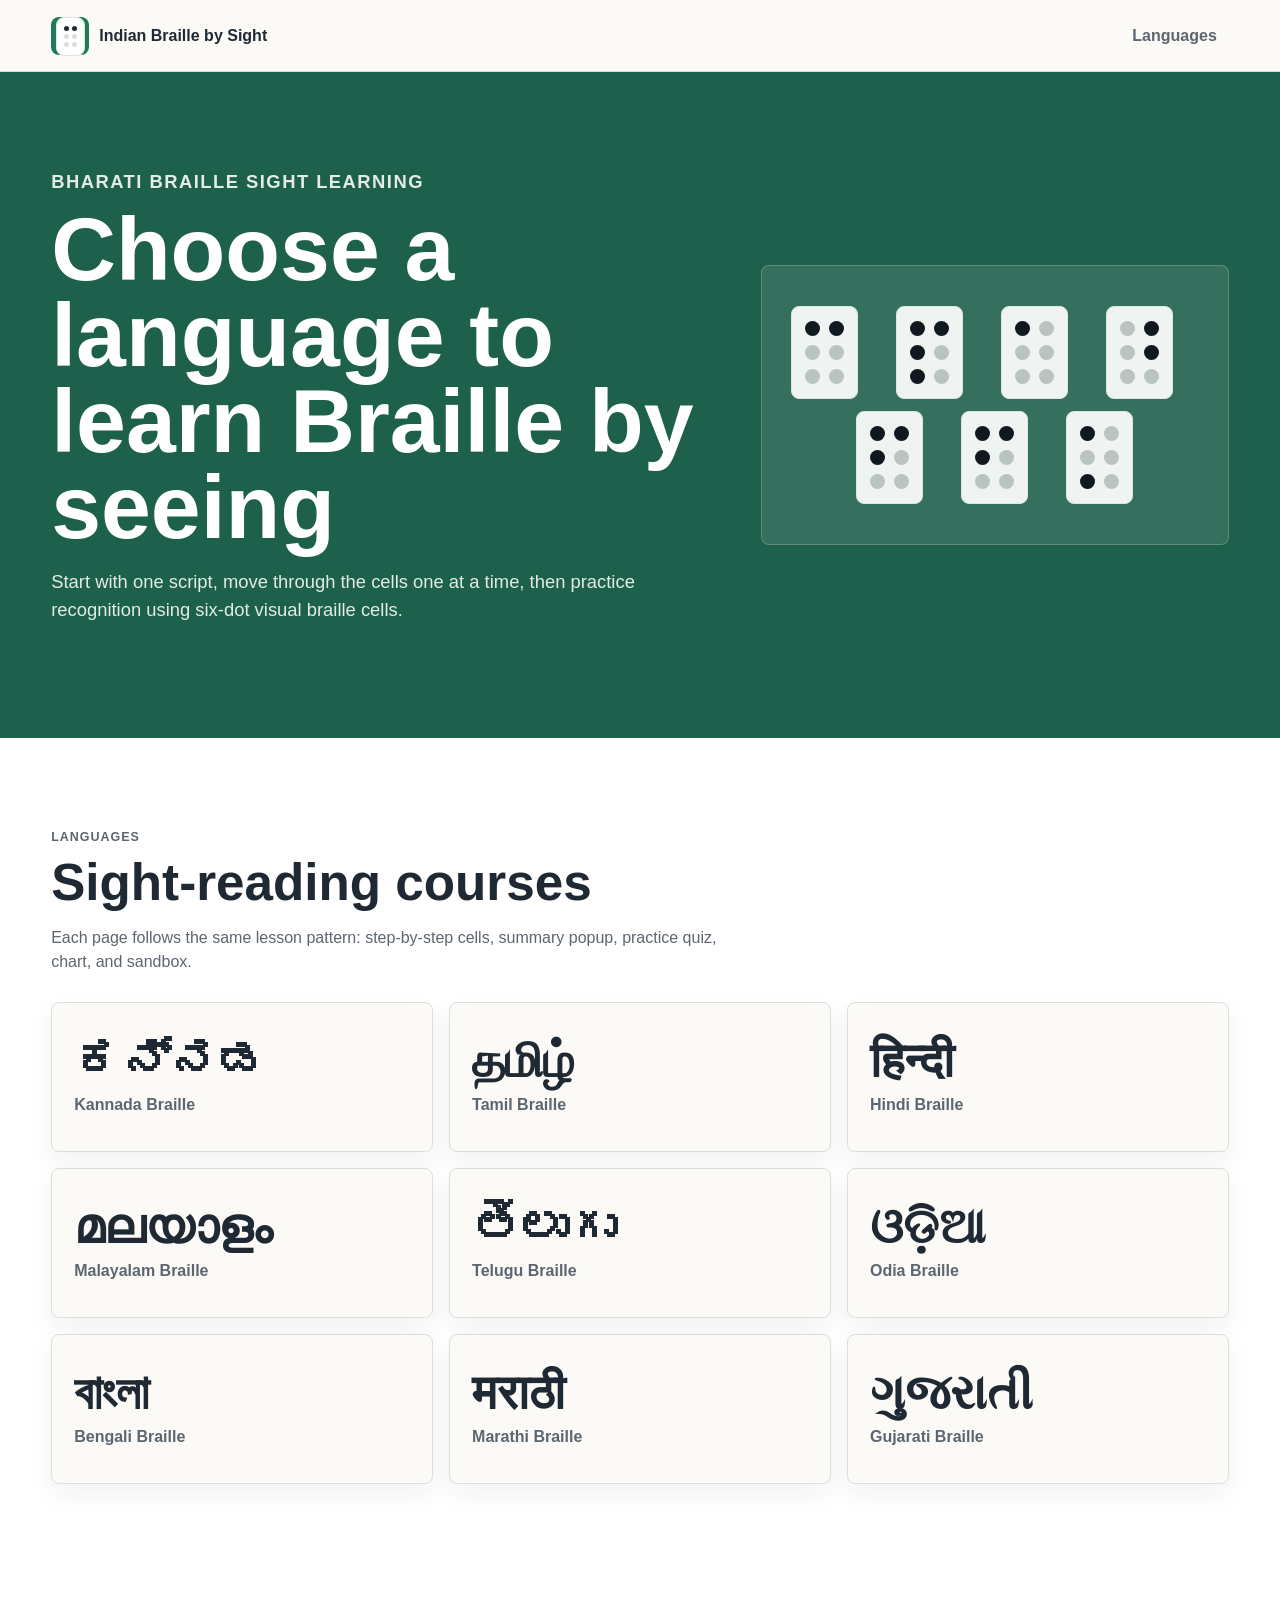
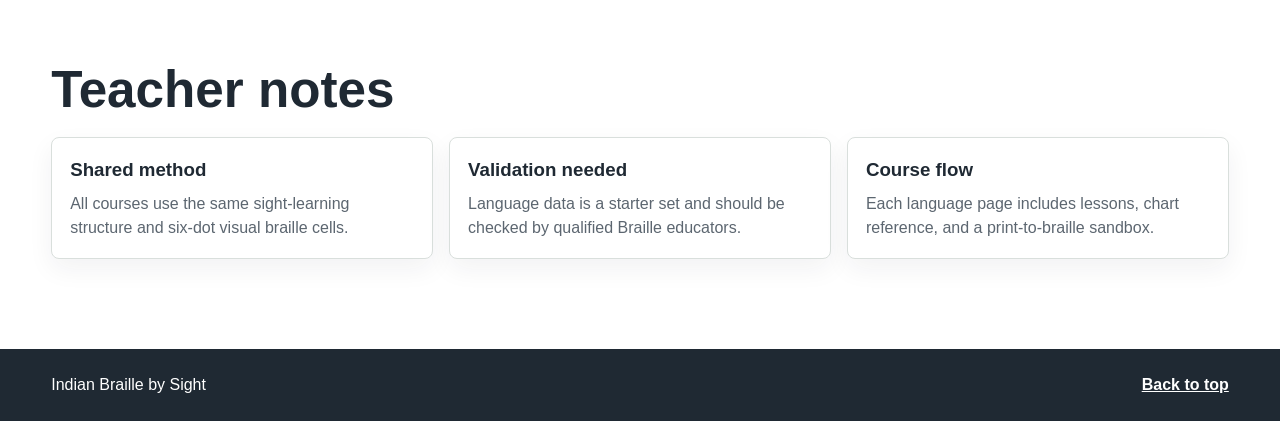
<file: index.html>
<!doctype html>
<html lang="en">
  <head>
    <meta charset="utf-8">
    <meta name="viewport" content="width=device-width, initial-scale=1">
    <title>Indian Braille by Sight</title>
    <meta
      name="description"
      content="Sight-learning lessons for Bharati Braille across Indian languages."
    >
    <link rel="stylesheet" href="style.css">
  </head>
  <body>
    <header class="site-header">
      <a class="brand" href="#top" aria-label="Indian Braille by Sight home">
        <span class="brand-mark" data-braille-render="⠃" aria-hidden="true"></span>
        <span>Indian Braille by Sight</span>
      </a>
      <nav aria-label="Primary">
        <a href="#languages">Languages</a>
      </nav>
    </header>

    <main id="top">
      <section class="landing-hero" aria-labelledby="hero-title">
        <div class="landing-hero-copy">
          <p class="eyebrow">Bharati Braille sight learning</p>
          <h1 id="hero-title">Choose a language to learn Braille by seeing</h1>
          <p>
            Start with one script, move through the cells one at a time, then practice
            recognition using six-dot visual braille cells.
          </p>
        </div>
        <div class="landing-braille" data-braille-render="⠃ ⠗ ⠁ ⠊ ⠇ ⠇ ⠑" aria-hidden="true"></div>
      </section>

      <section id="languages" class="section landing-section" aria-labelledby="languages-title">
        <div class="section-heading">
          <p class="eyebrow">Languages</p>
          <h2 id="languages-title">Sight-reading courses</h2>
          <p>
            Each page follows the same lesson pattern: step-by-step cells, summary popup,
            practice quiz, chart, and sandbox.
          </p>
        </div>
        <div class="language-grid">
          <a class="language-card" href="kannada.html">
            <strong>ಕನ್ನಡ</strong>
            <span>Kannada Braille</span>
          </a>
          <a class="language-card" href="tamil.html">
            <strong>தமிழ்</strong>
            <span>Tamil Braille</span>
          </a>
          <a class="language-card" href="hindi.html">
            <strong>हिन्दी</strong>
            <span>Hindi Braille</span>
          </a>
          <a class="language-card" href="malayalam.html">
            <strong>മലയാളം</strong>
            <span>Malayalam Braille</span>
          </a>
          <a class="language-card" href="telugu.html">
            <strong>తెలుగు</strong>
            <span>Telugu Braille</span>
          </a>
          <a class="language-card" href="odia.html">
            <strong>ଓଡ଼ିଆ</strong>
            <span>Odia Braille</span>
          </a>
          <a class="language-card" href="bengali.html">
            <strong>বাংলা</strong>
            <span>Bengali Braille</span>
          </a>
          <a class="language-card" href="marathi.html">
            <strong>मराठी</strong>
            <span>Marathi Braille</span>
          </a>
          <a class="language-card" href="gujarati.html">
            <strong>ગુજરાતી</strong>
            <span>Gujarati Braille</span>
          </a>
        </div>
      </section>

      <section class="section notes" aria-labelledby="notes-title">
        <h2 id="notes-title">Teacher notes</h2>
        <div class="note-grid">
          <article>
            <h3>Shared method</h3>
            <p>All courses use the same sight-learning structure and six-dot visual braille cells.</p>
          </article>
          <article>
            <h3>Validation needed</h3>
            <p>Language data is a starter set and should be checked by qualified Braille educators.</p>
          </article>
          <article>
            <h3>Course flow</h3>
            <p>Each language page includes lessons, chart reference, and a print-to-braille sandbox.</p>
          </article>
        </div>
      </section>
    </main>

    <footer class="site-footer">
      <span>Indian Braille by Sight</span>
      <a href="#top">Back to top</a>
    </footer>

    <script src="multi-course.js?v=practice-20260617"></script>
  </body>
</html>
</file>
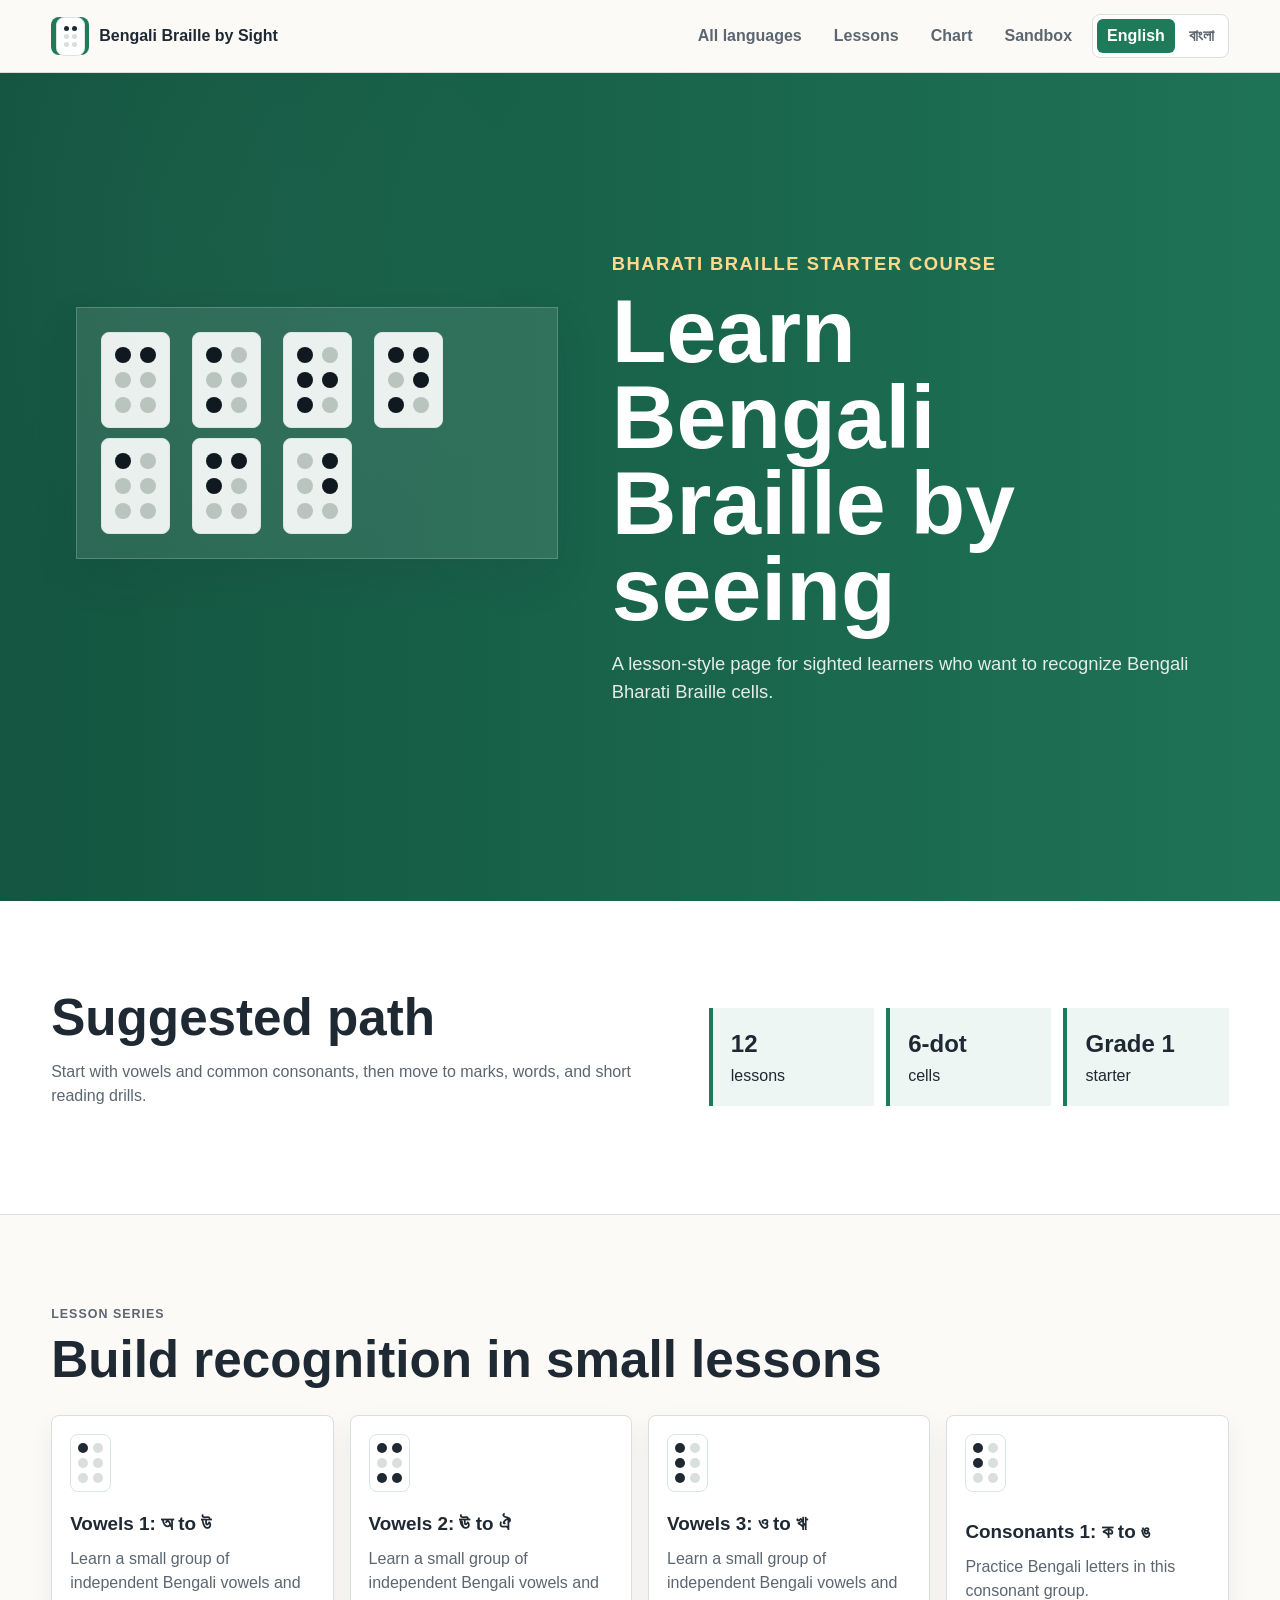
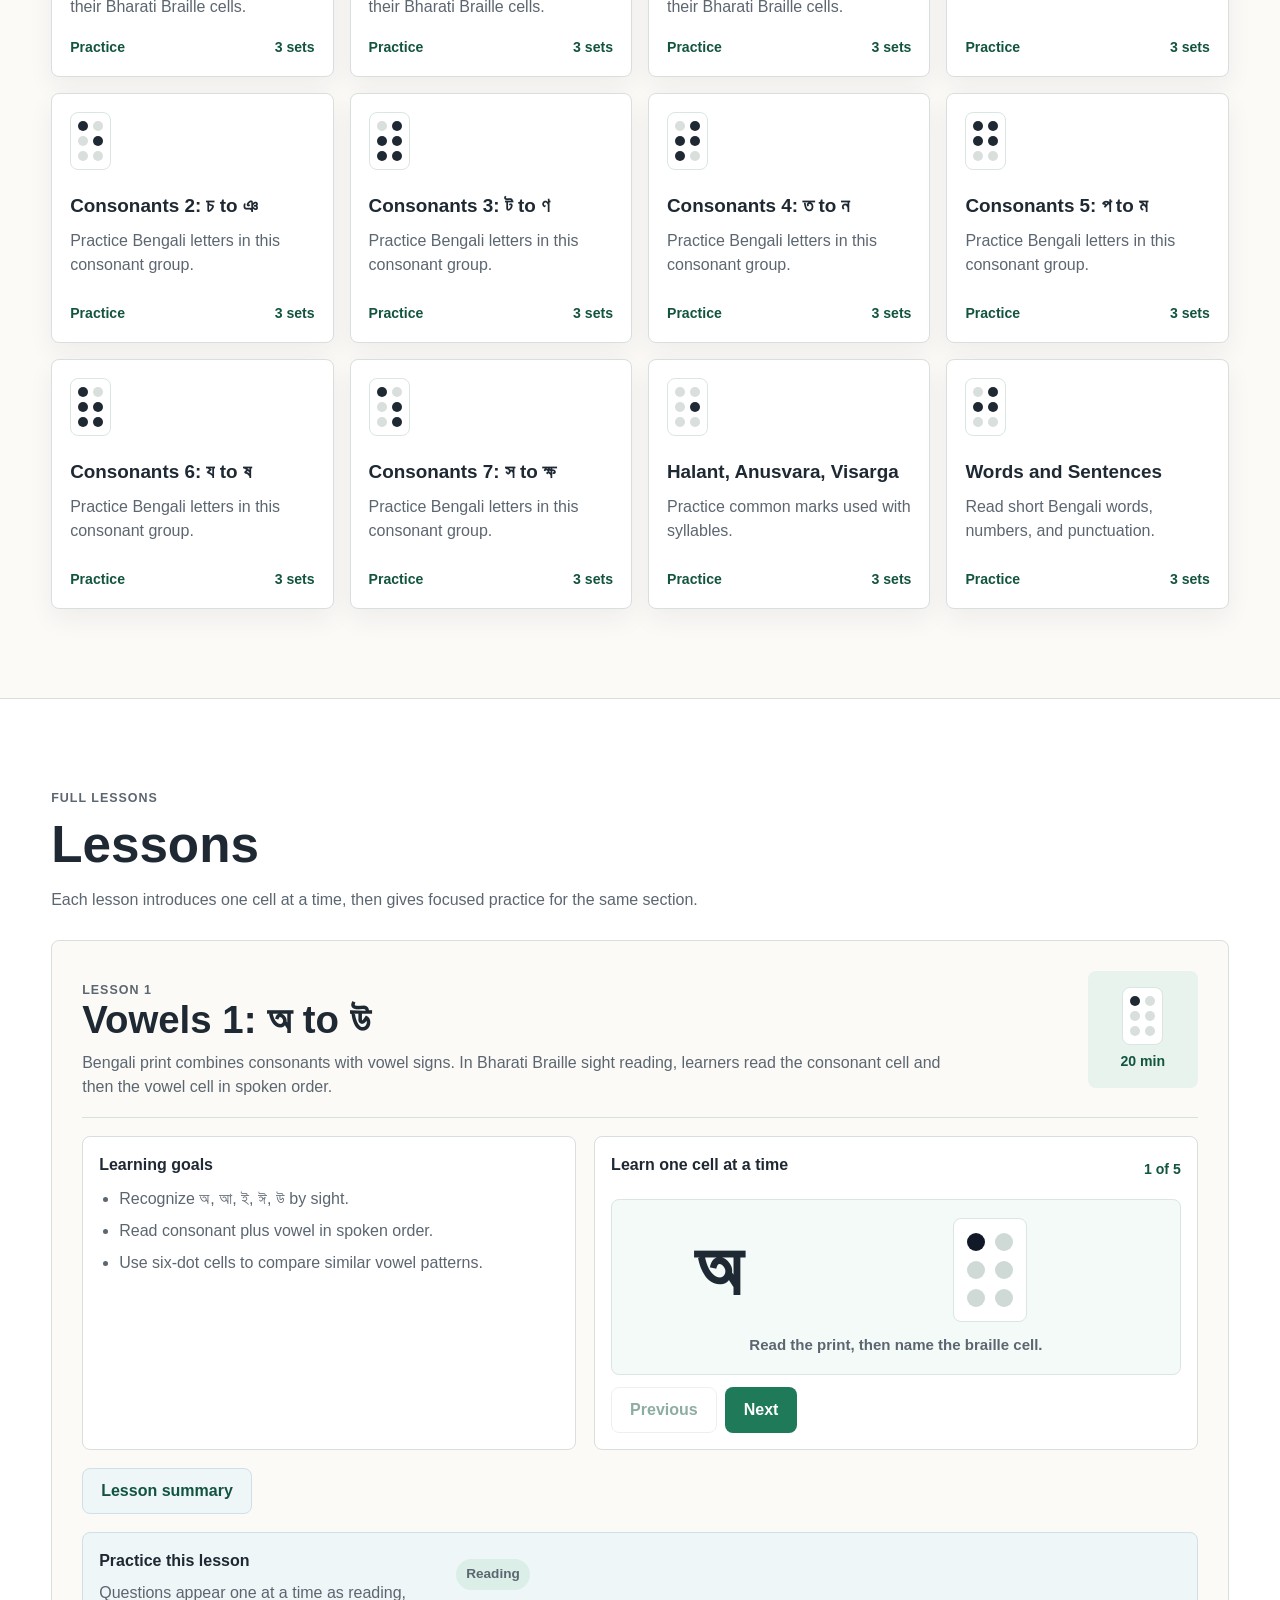
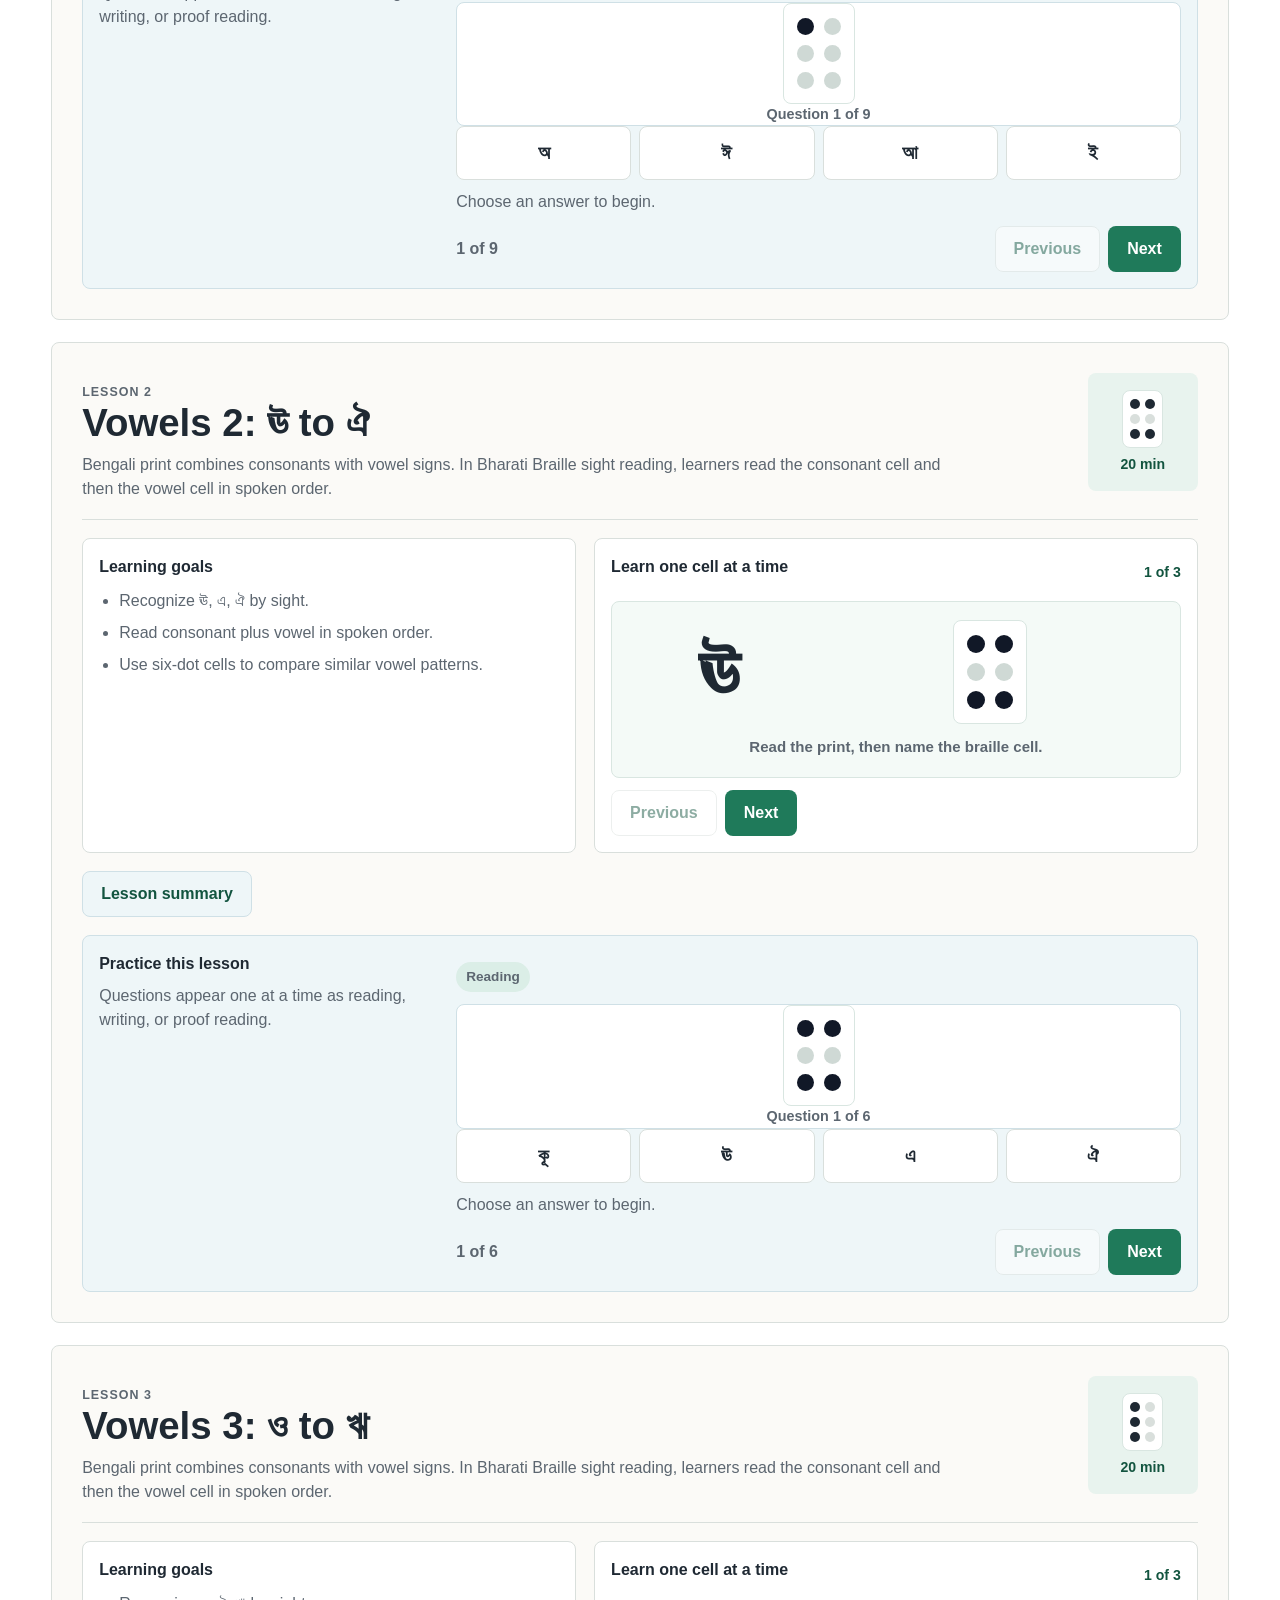
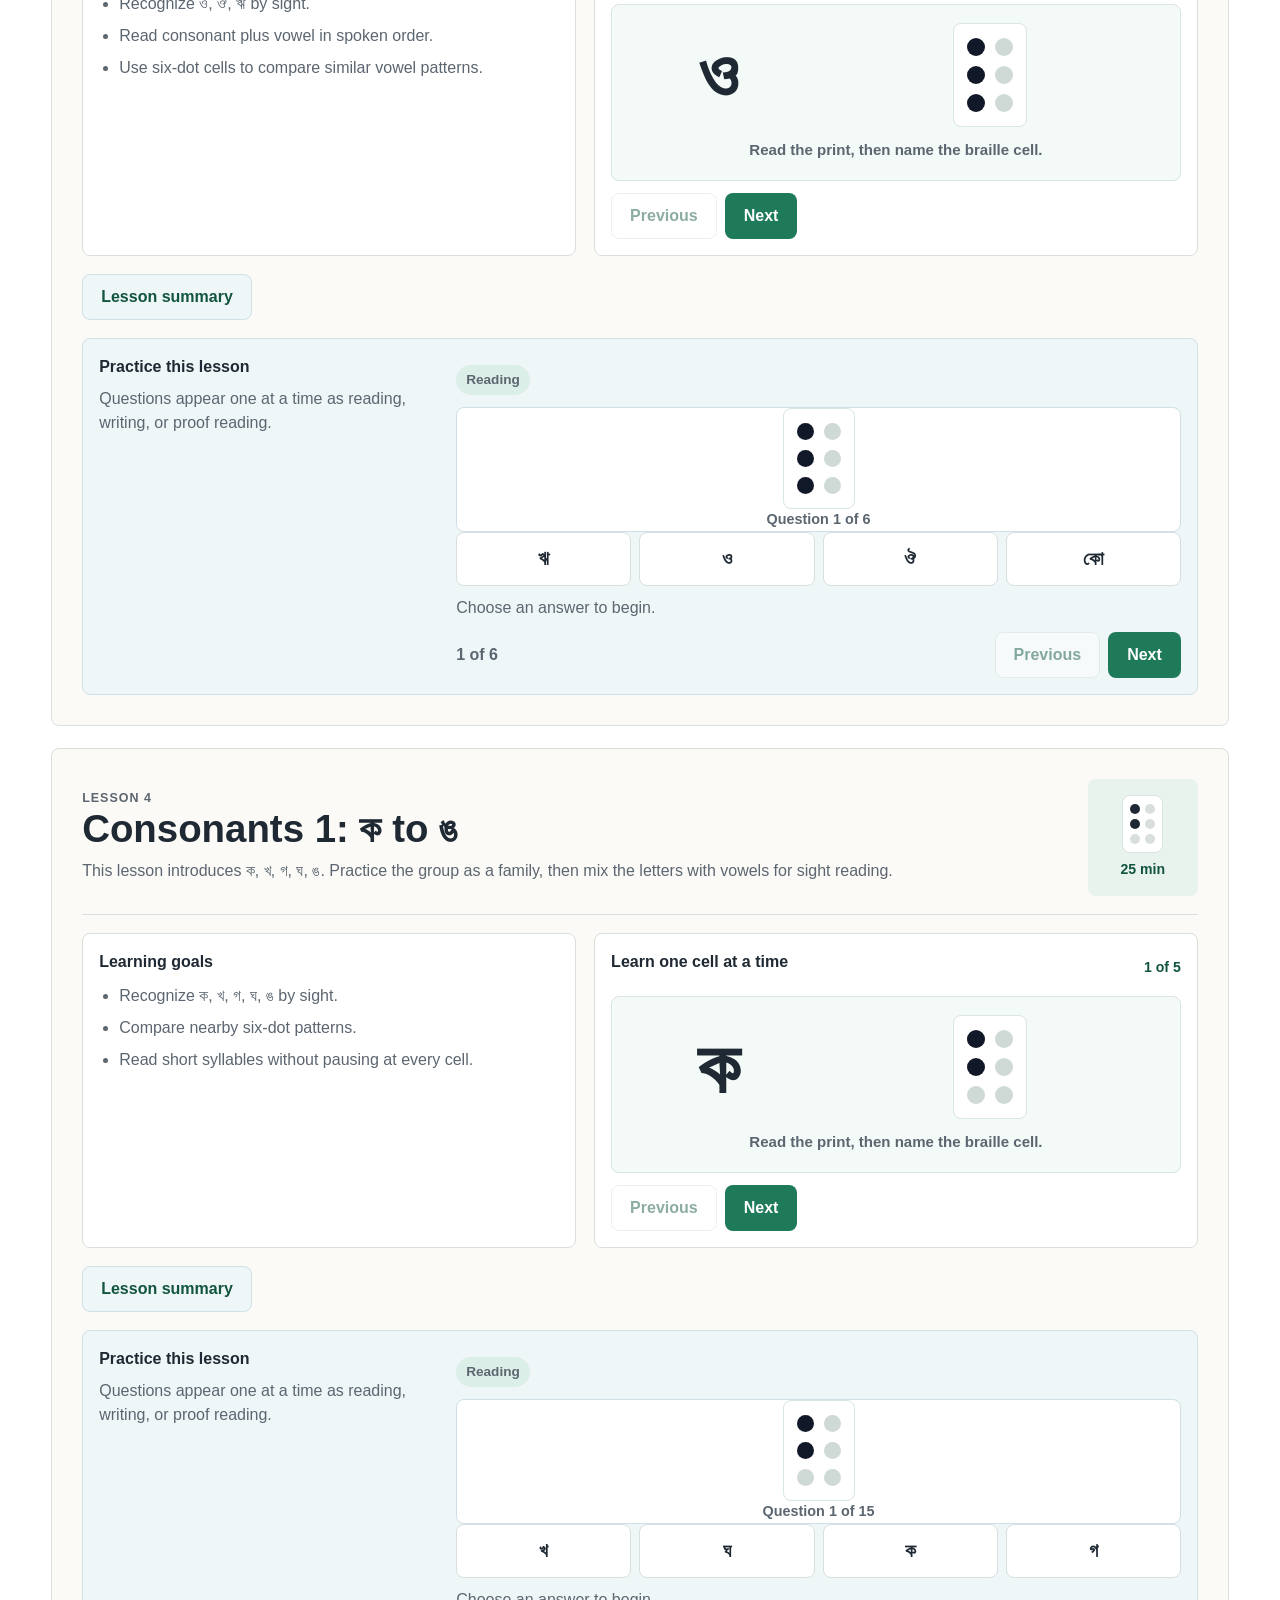
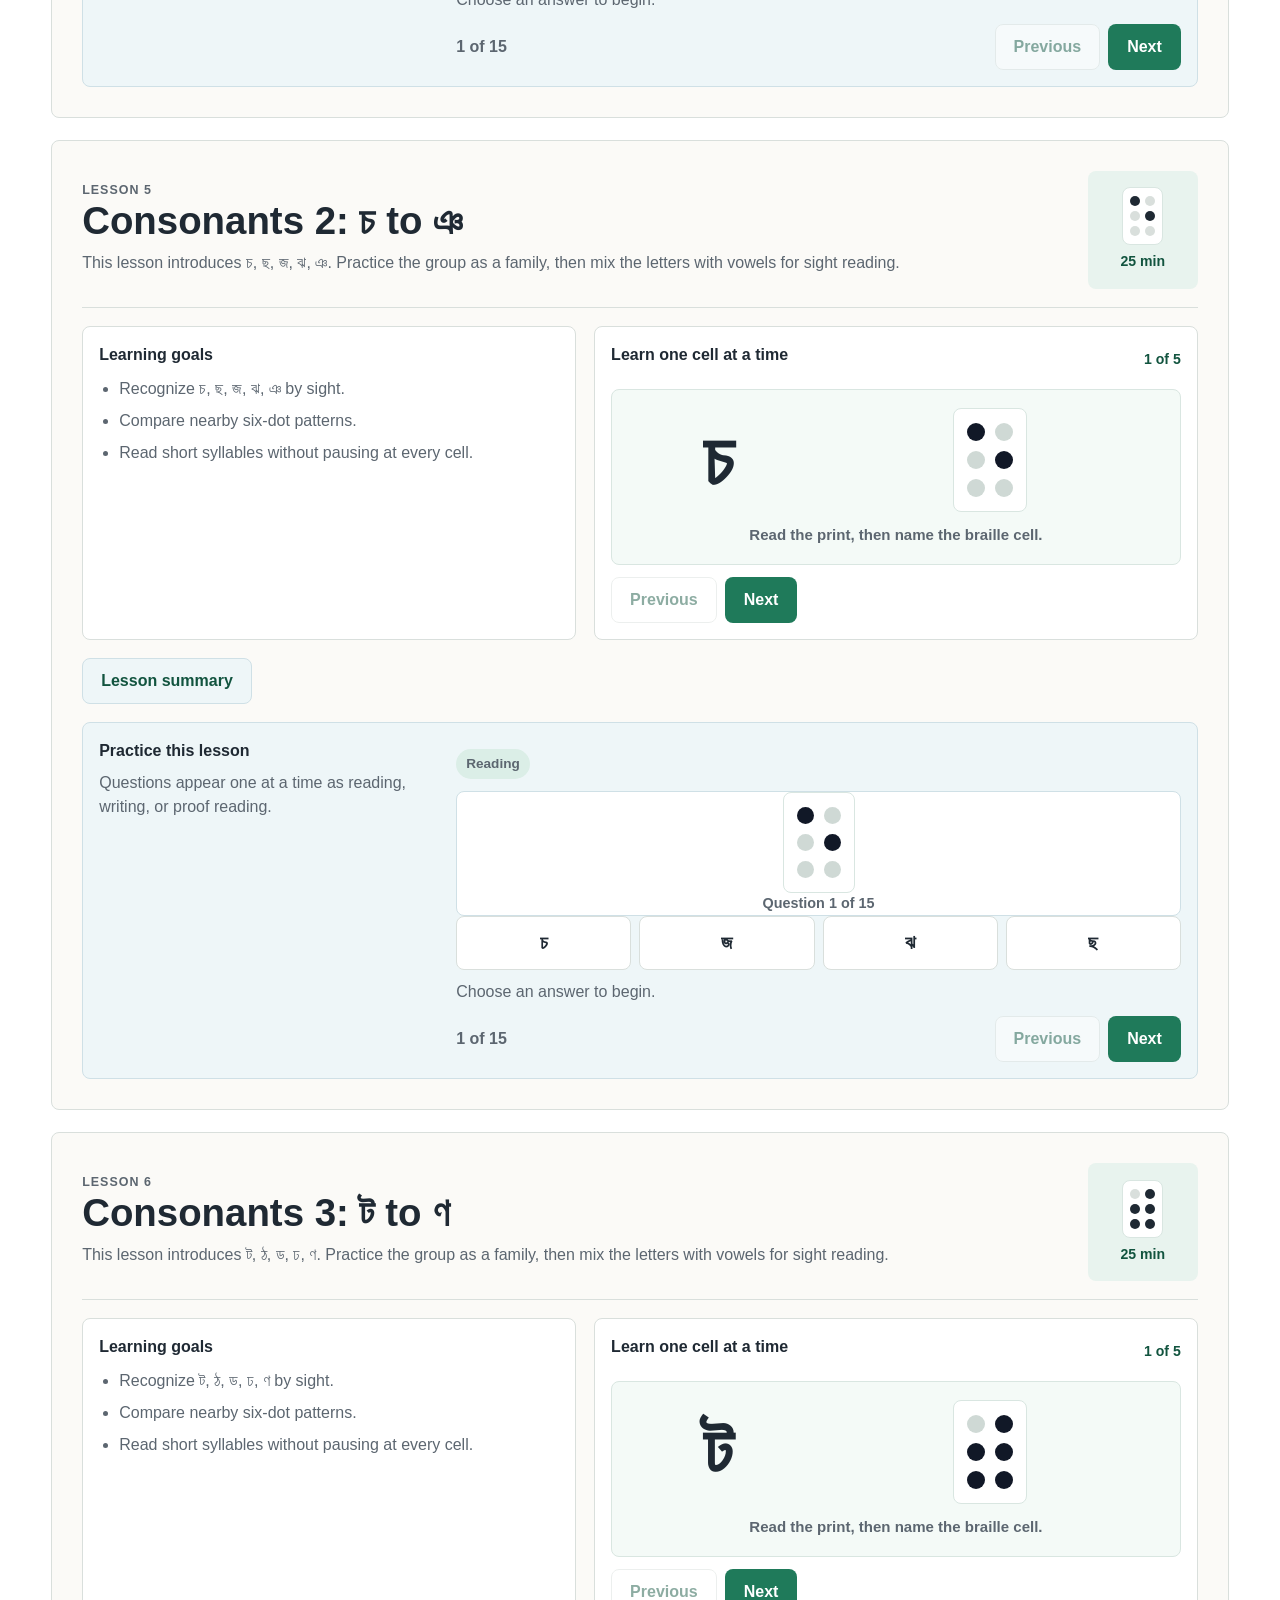
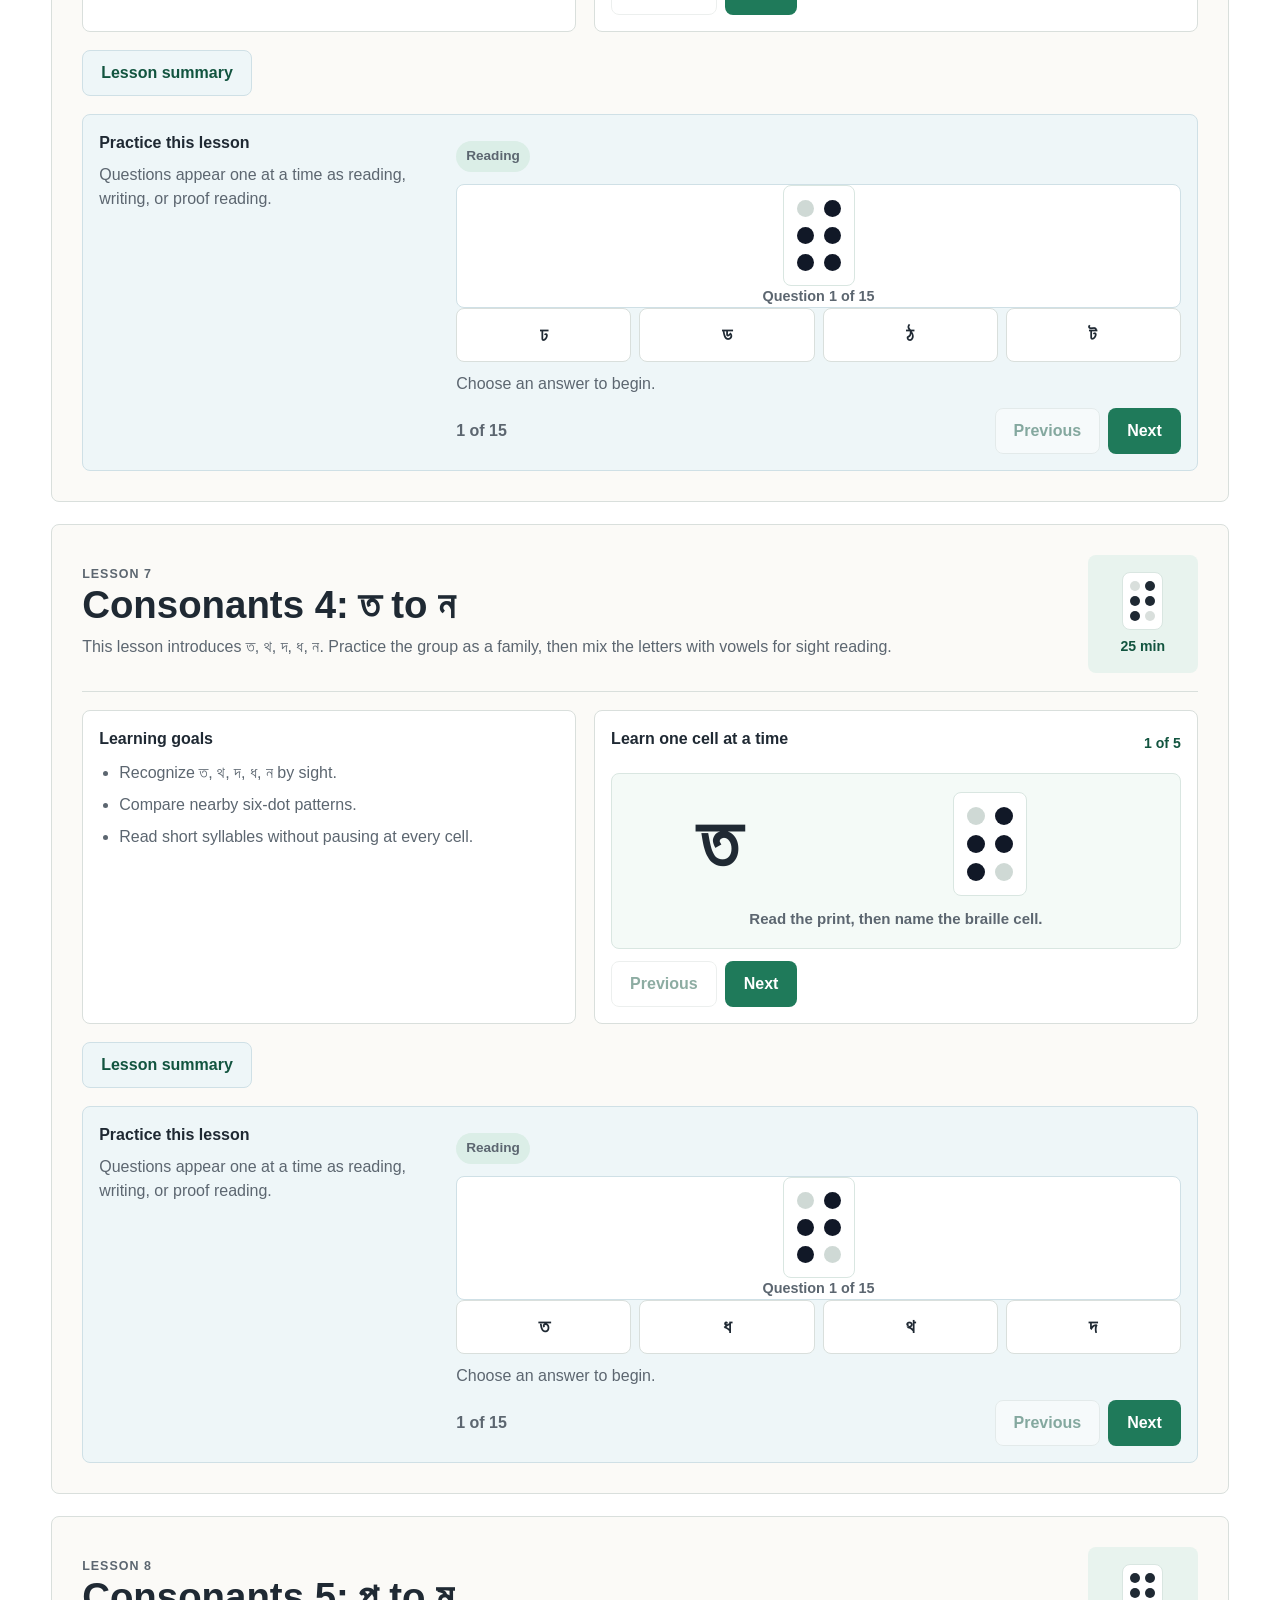
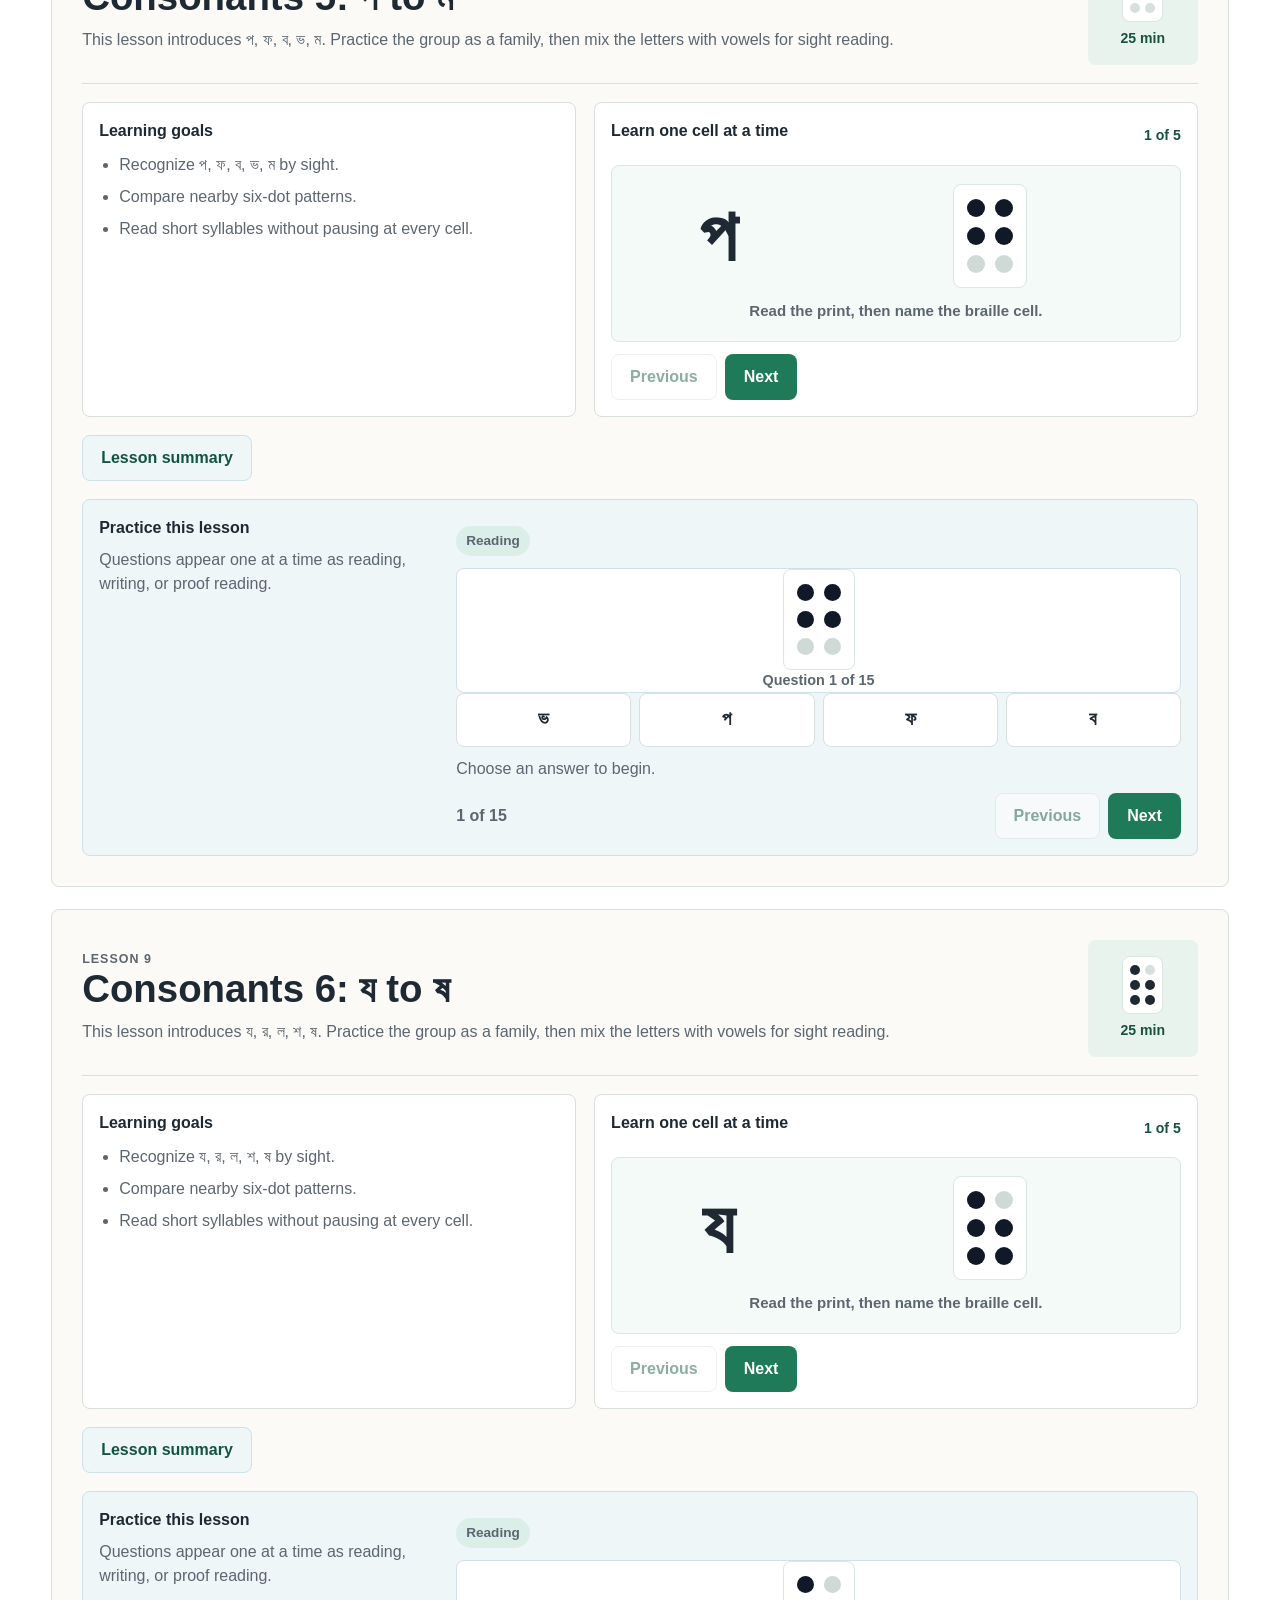
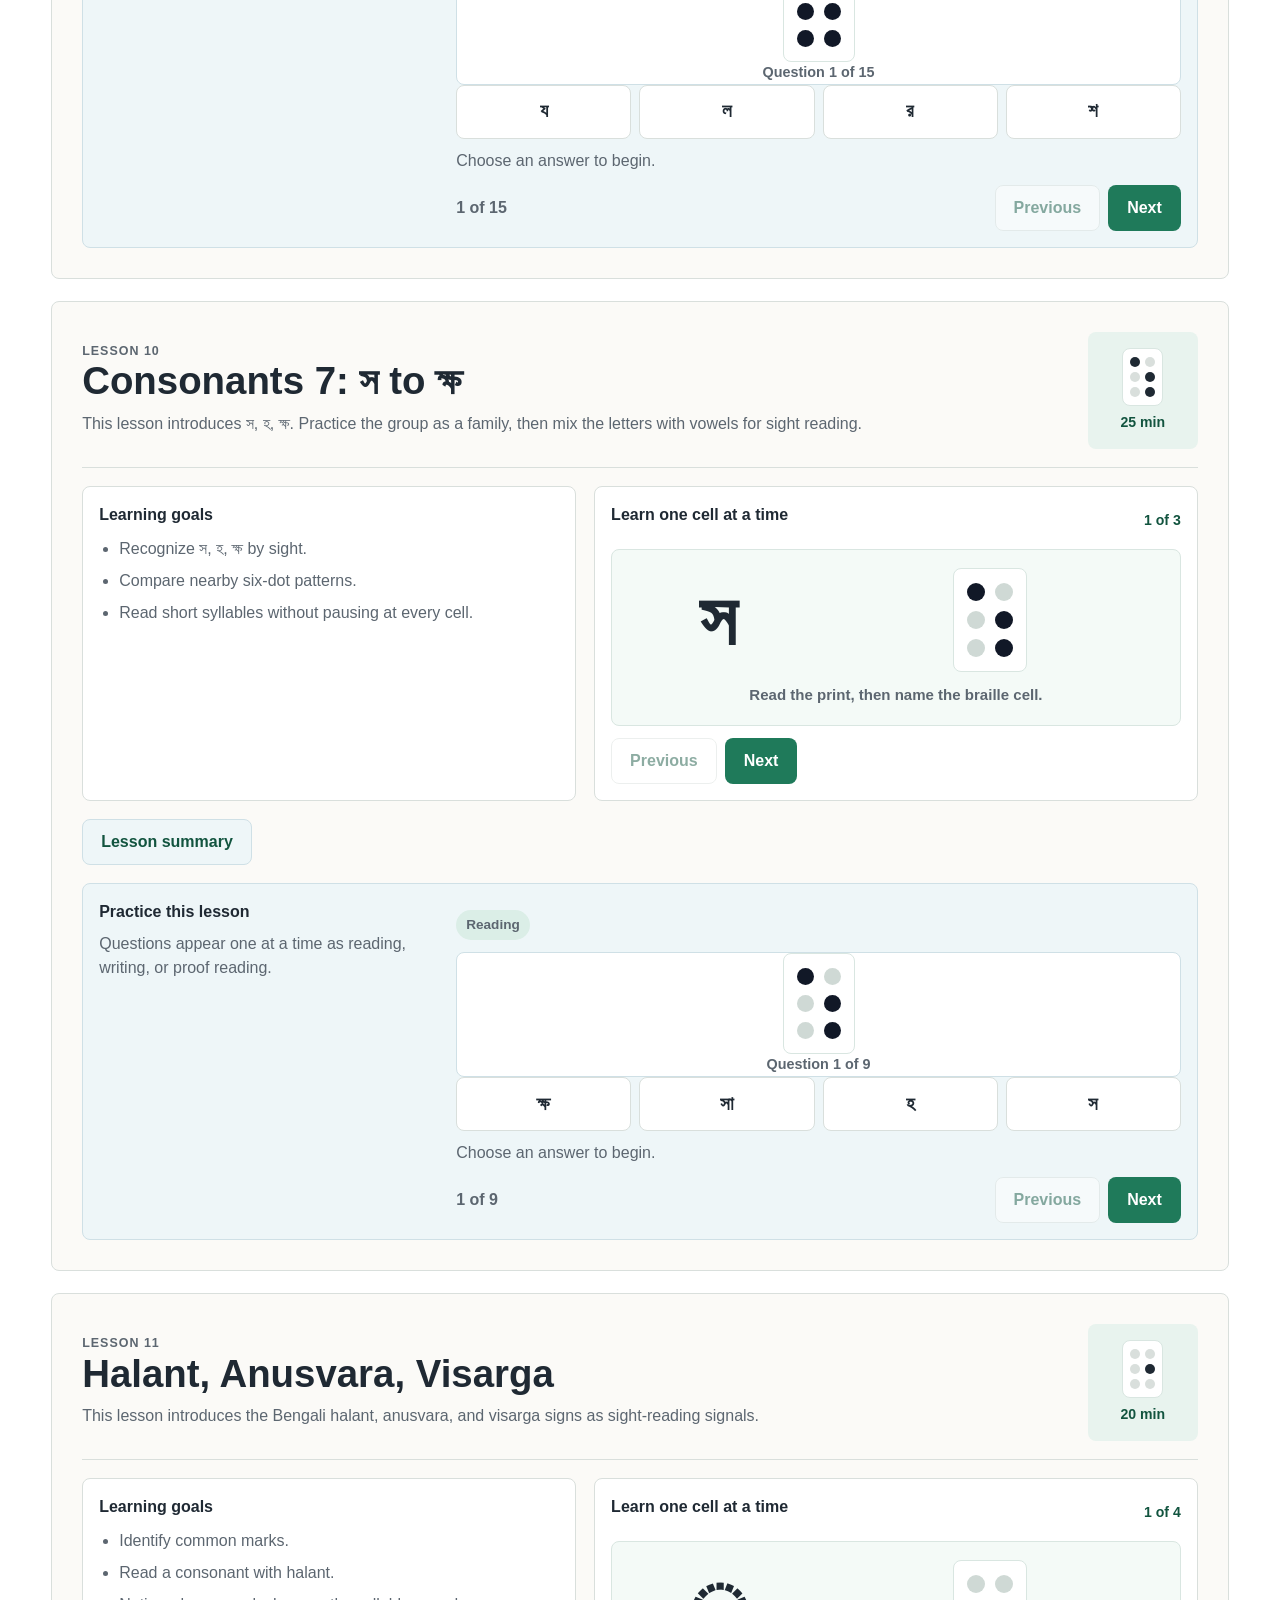
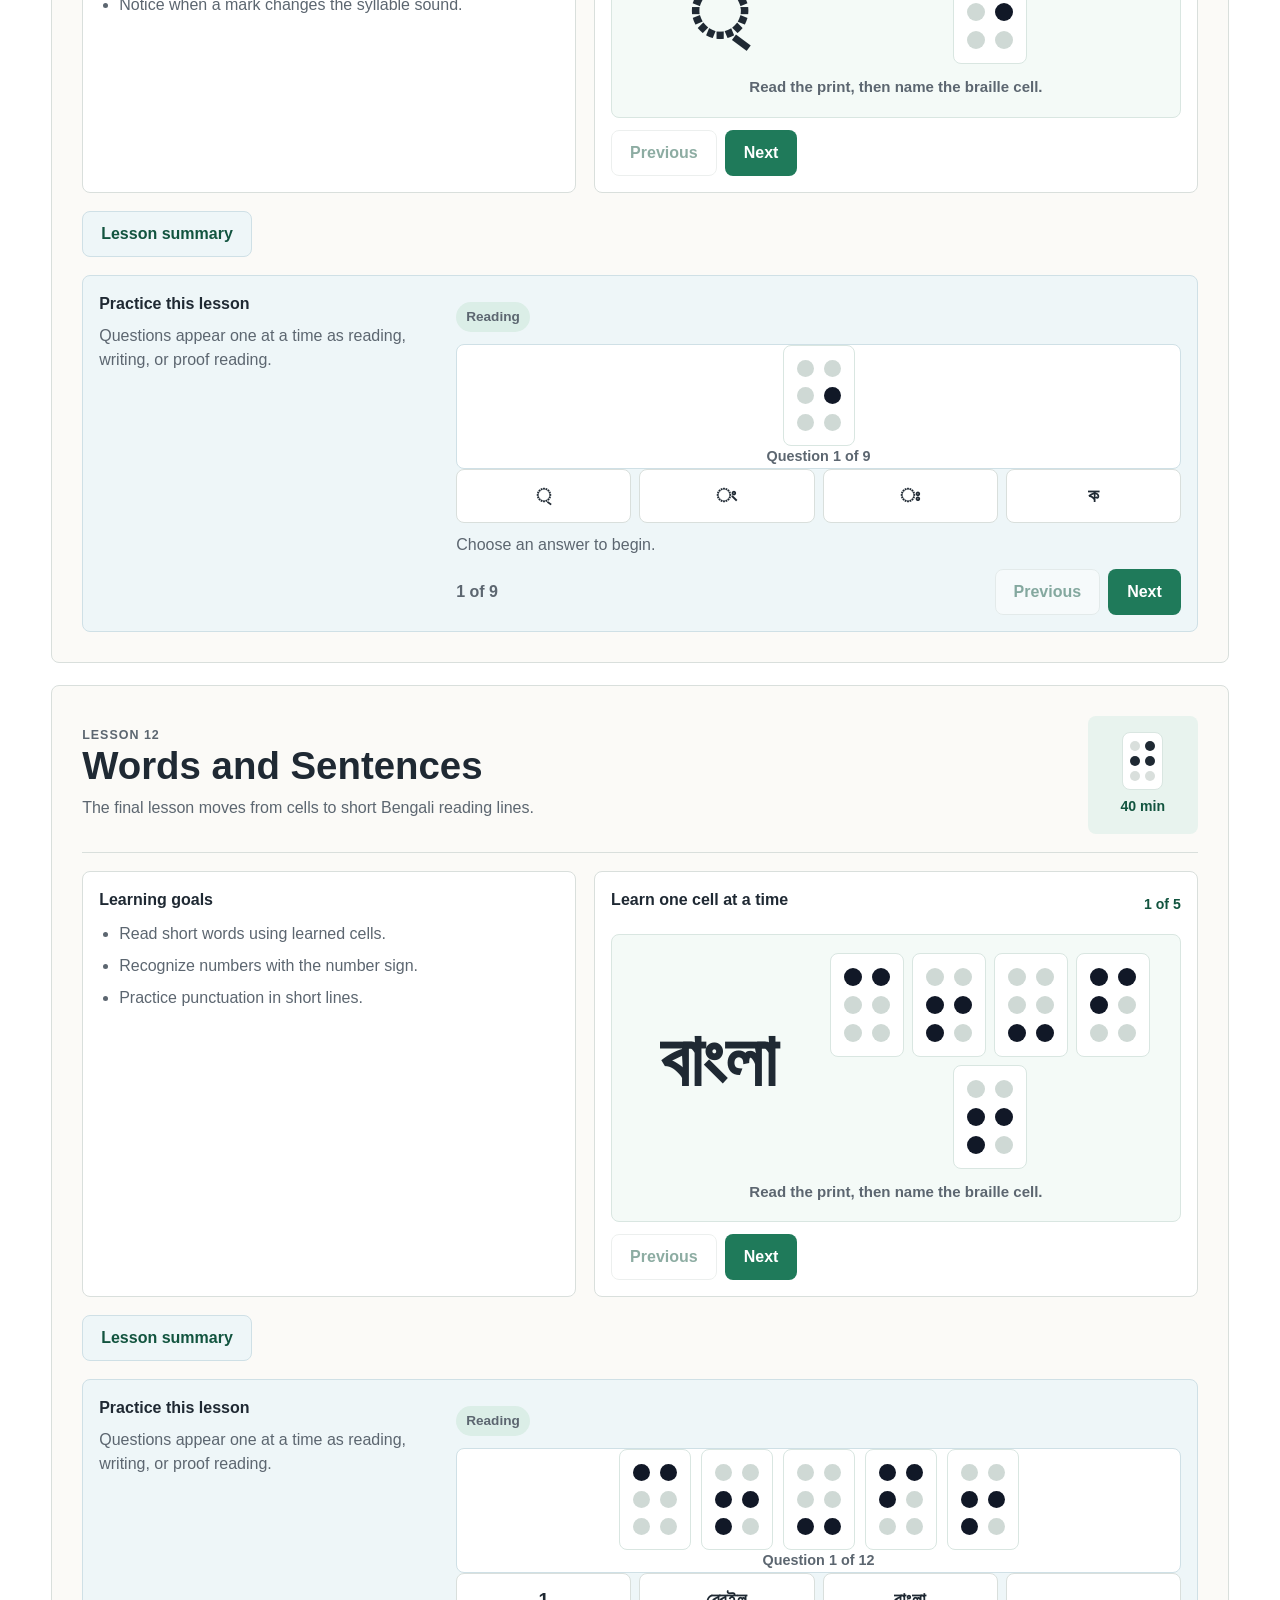
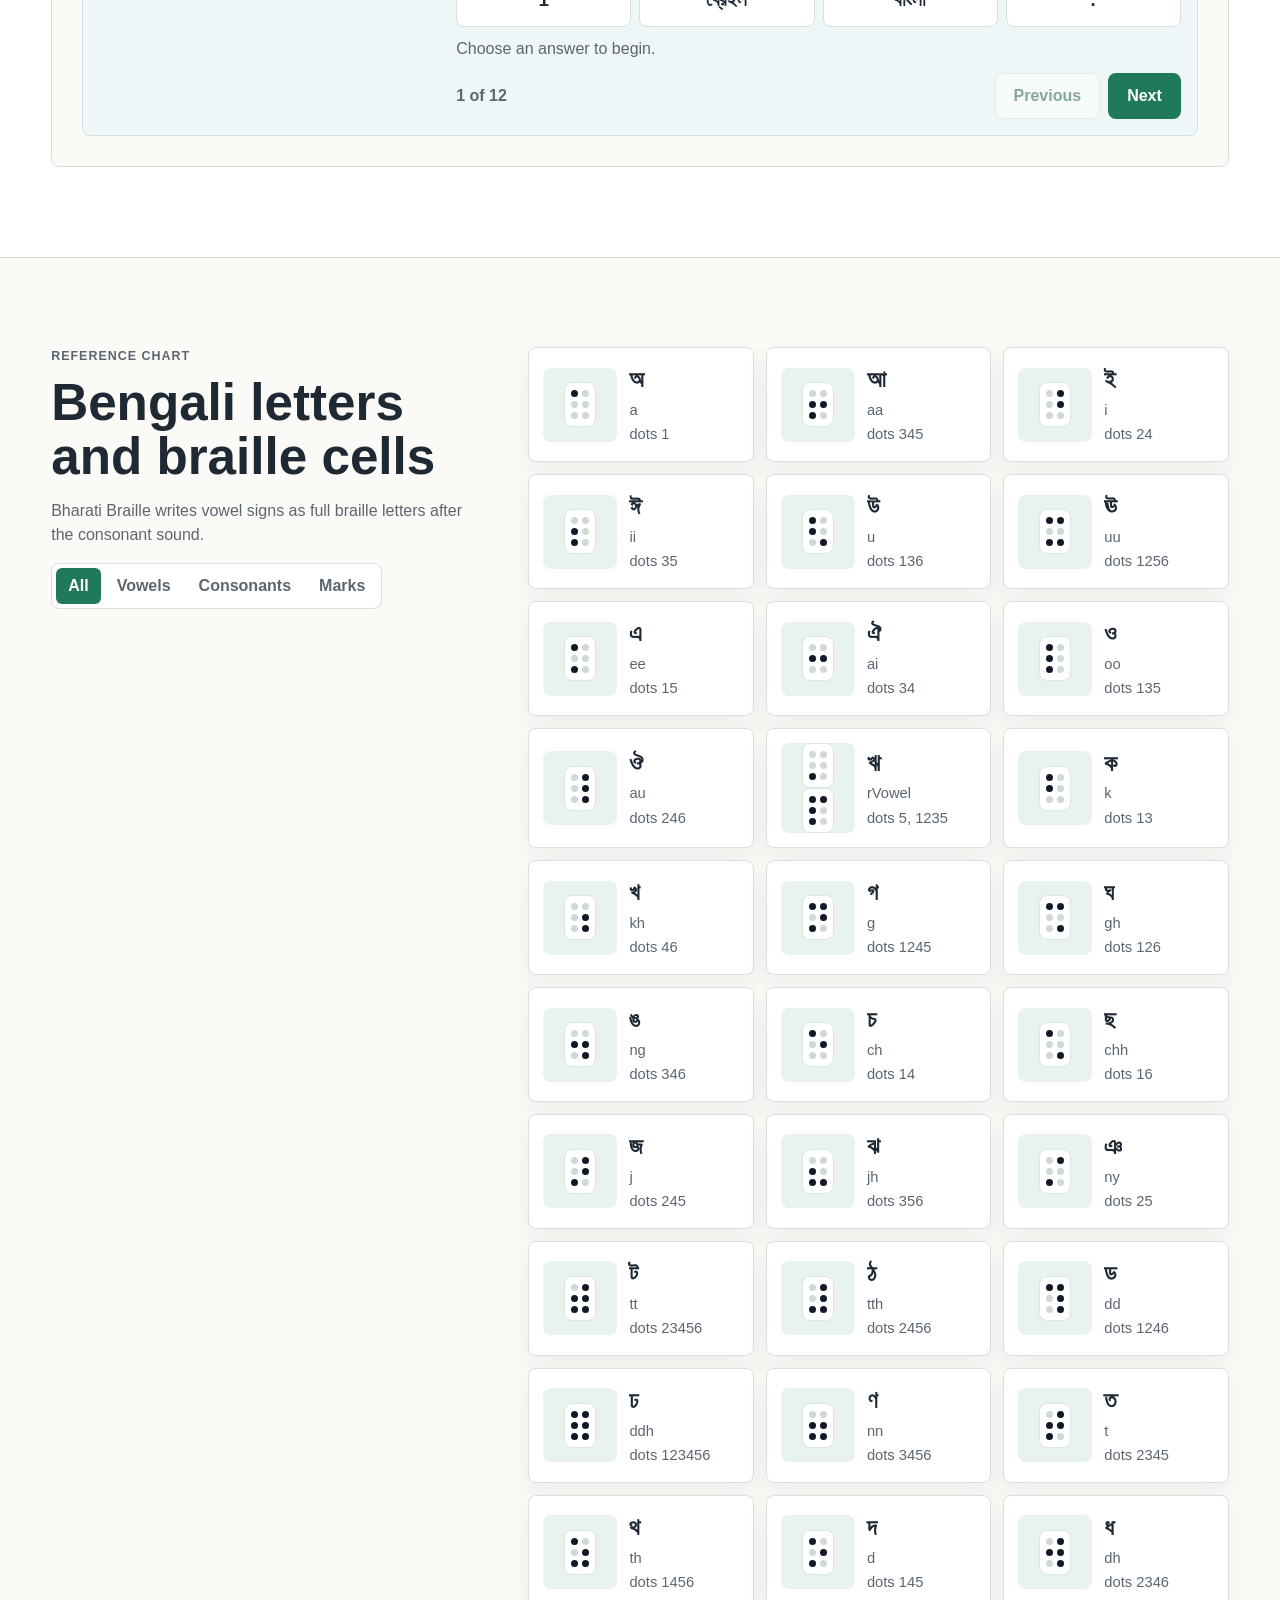
<file: bengali.html>
<!doctype html><html lang="en"><head><meta charset="utf-8"><meta name="viewport" content="width=device-width, initial-scale=1"><title>Bengali Braille by Sight</title><link rel="stylesheet" href="style.css"></head><body data-course="bengali"><header class="site-header"><a class="brand" href="index.html"><span class="brand-mark" data-braille-render="⠃" aria-hidden="true"></span><span id="brandName">Bengali Braille by Sight</span></a><nav aria-label="Primary"><a href="index.html#languages">All languages</a><a href="#lessons">Lessons</a><a href="#chart">Chart</a><a href="#sandbox">Sandbox</a></nav></header><main id="top"><section class="hero" aria-labelledby="hero-title"><div class="hero-art" aria-hidden="true"><div class="braille-ribbon" data-braille-render="⠃ ⠑ ⠝ ⠛ ⠁ ⠇ ⠊"></div></div><div class="hero-copy"><p class="eyebrow" id="courseEyebrow">Bharati Braille starter course</p><h1 id="hero-title">Learn Bengali Braille by seeing</h1><p id="heroCopy"></p></div></section><section class="intro band" aria-labelledby="path-title"><div><h2 id="path-title">Suggested path</h2><p id="pathCopy"></p></div><div class="stats" aria-label="Course summary"><span><strong>8</strong> lessons</span><span><strong>6-dot</strong> cells</span><span><strong>Grade 1</strong> starter</span></div></section><section id="series" class="section"><div class="section-heading"><p class="eyebrow">Lesson series</p><h2>Build recognition in small lessons</h2></div><div class="lesson-grid" id="lessonGrid"></div></section><section id="lessons" class="section lesson-detail-section"><div class="section-heading"><p class="eyebrow">Full lessons</p><h2>Lessons</h2><p id="lessonCopy"></p></div><div class="lesson-detail-list" id="lessonDetails"></div></section><div class="modal-backdrop" id="summaryModal" hidden><section class="summary-modal" role="dialog" aria-modal="true" aria-labelledby="summaryTitle"><div class="summary-modal-header"><div><p class="eyebrow">Lesson summary</p><h2 id="summaryTitle">Lesson summary</h2></div><button class="icon-button" type="button" id="closeSummary" aria-label="Close lesson summary">×</button></div><div class="summary-modal-body" id="summaryBody"></div></section></div><section id="chart" class="section split"><div class="section-heading sticky-copy"><p class="eyebrow">Reference chart</p><h2 id="chartTitle">Bengali letters and braille cells</h2><p id="chartCopy"></p><div class="segmented" role="tablist" aria-label="Chart groups"><button class="active" type="button" data-chart-filter="all">All</button><button type="button" data-chart-filter="vowel">Vowels</button><button type="button" data-chart-filter="consonant">Consonants</button><button type="button" data-chart-filter="mark">Marks</button></div></div><div class="chart-panel"><div class="chart-grid" id="chartGrid"></div></div></section><section id="sandbox" class="section split reverse"><div class="sandbox-tool"><label for="kannadaInput" id="sandboxLabel">Bengali print</label><textarea id="kannadaInput" rows="6"></textarea><div class="sandbox-output" aria-label="Braille output"><span id="brailleOutput"></span></div></div><div class="section-heading sticky-copy"><p class="eyebrow">Sandbox</p><h2>Explore print-to-braille order</h2><p id="sandboxCopy"></p></div></section></main><footer class="site-footer"><span id="footerName">Bengali Braille by Sight</span><a href="#top">Back to top</a></footer><script src="multi-course.js?v=practice-20260617"></script></body></html>
</file>
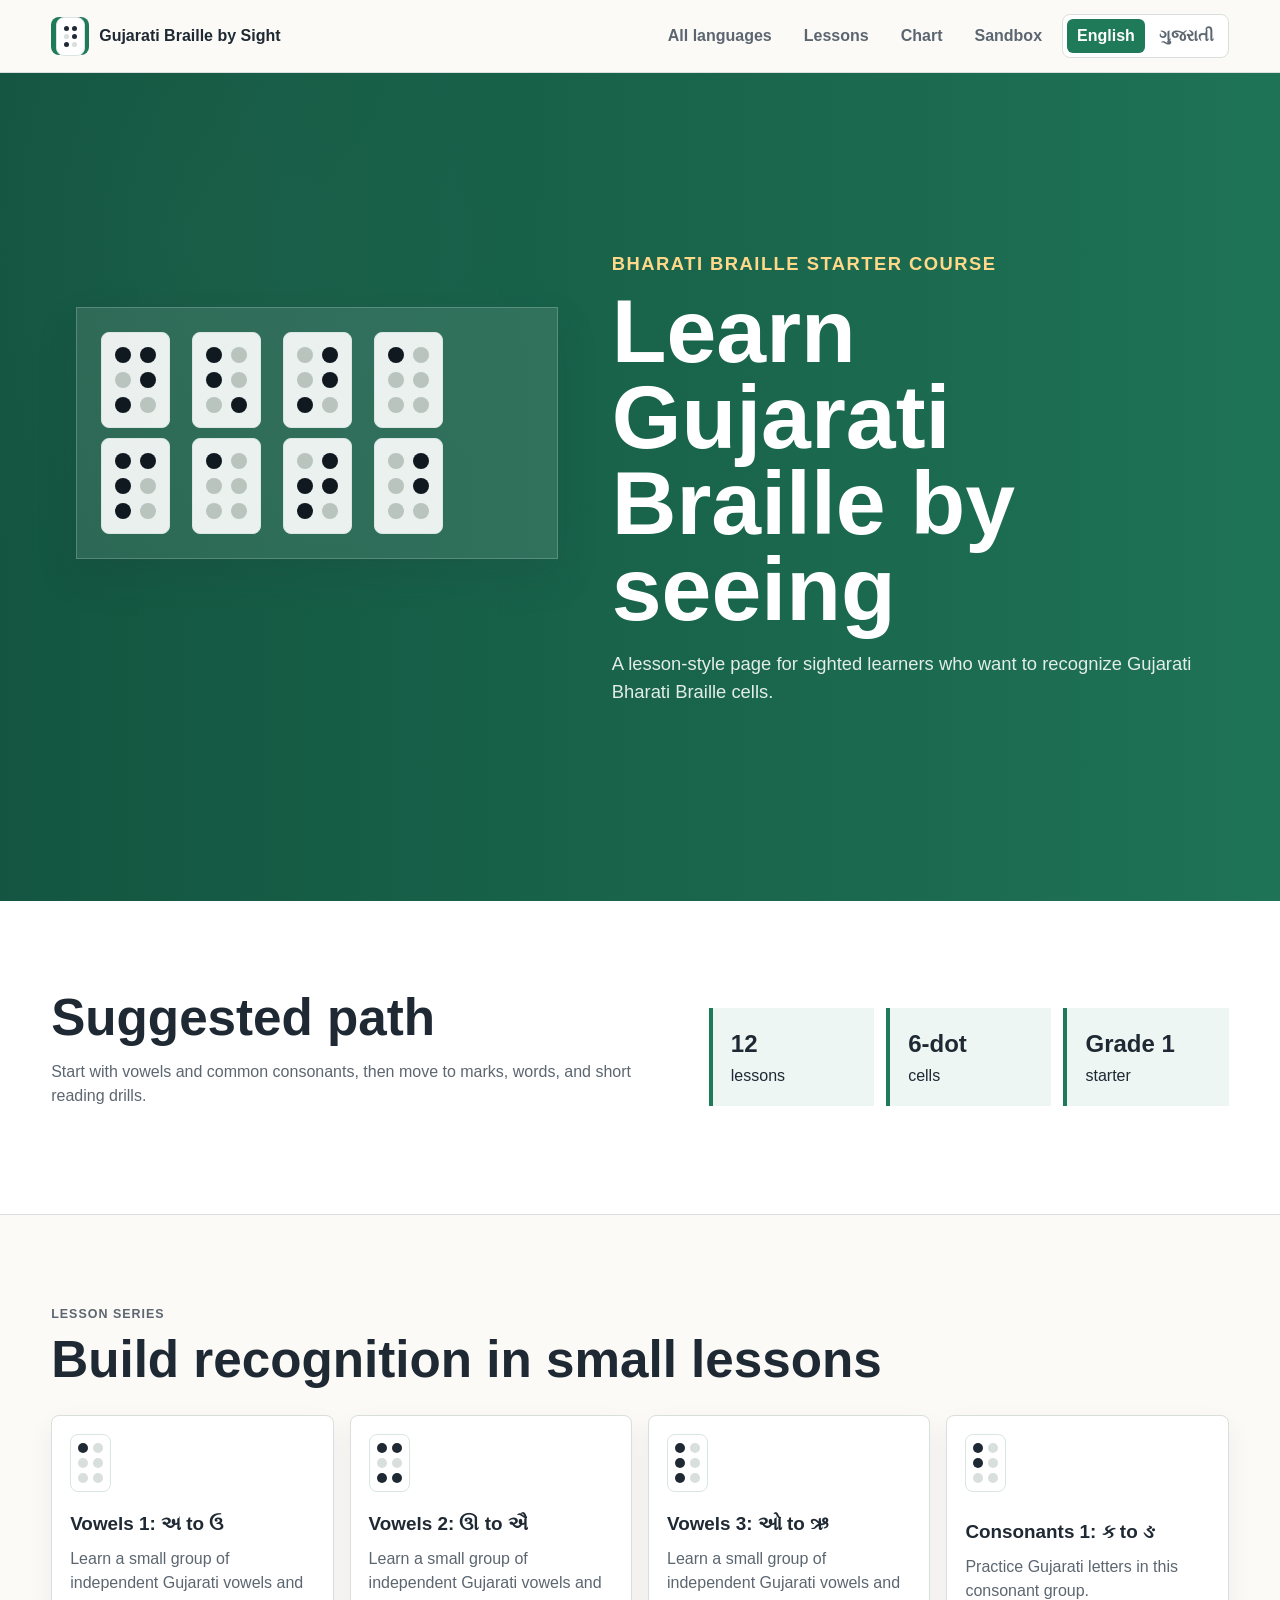
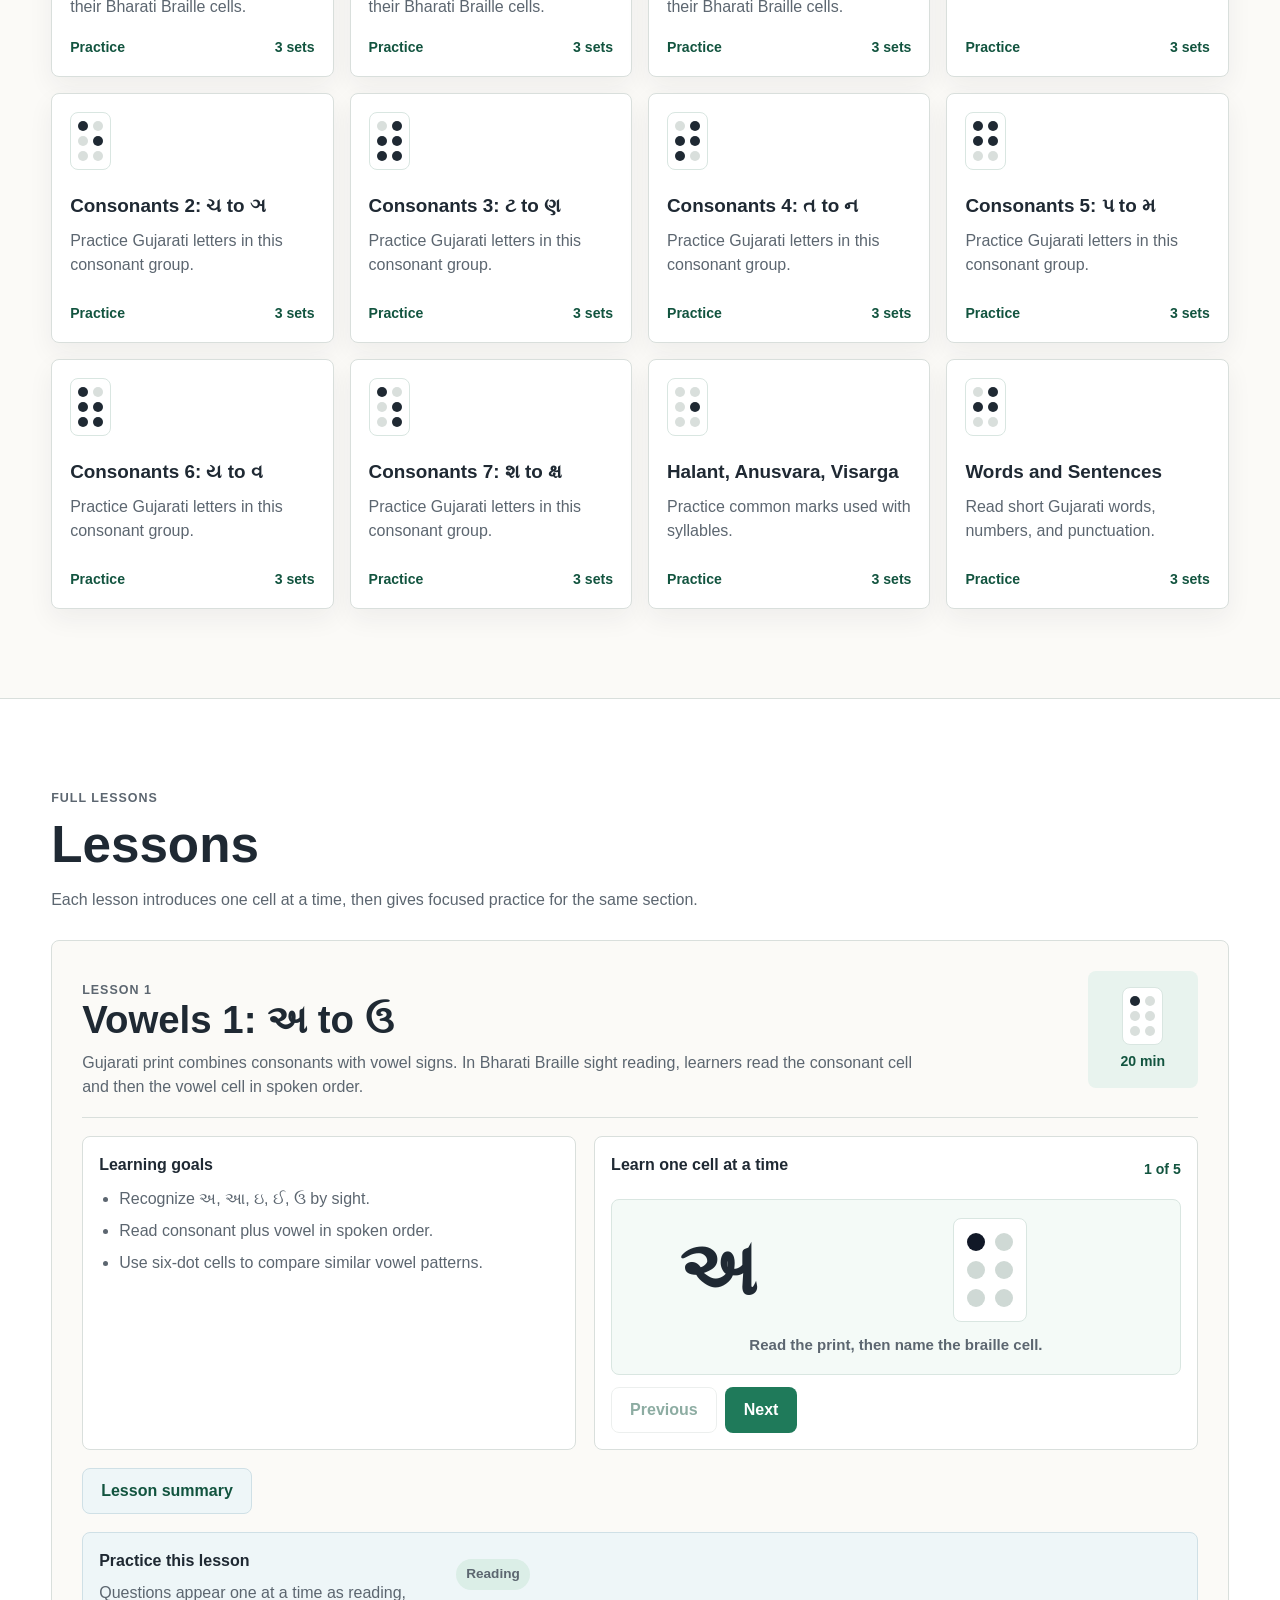
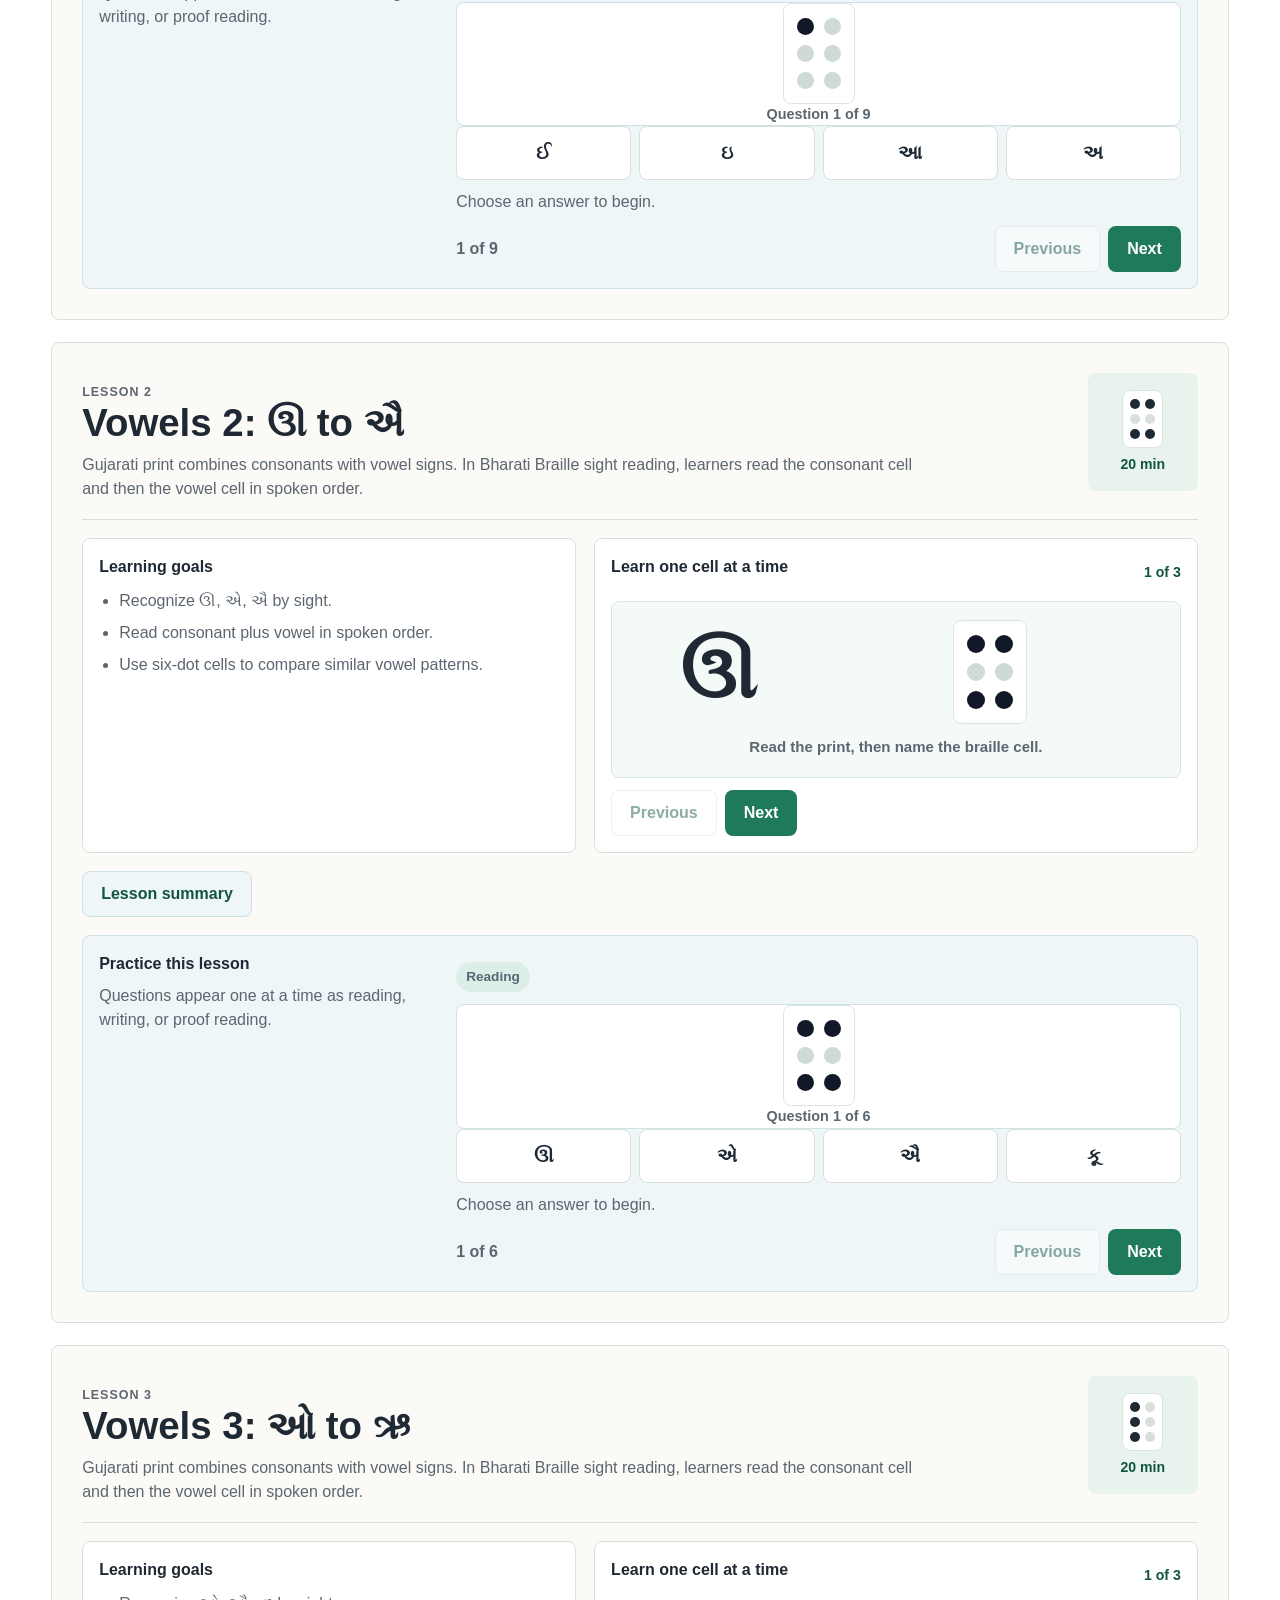
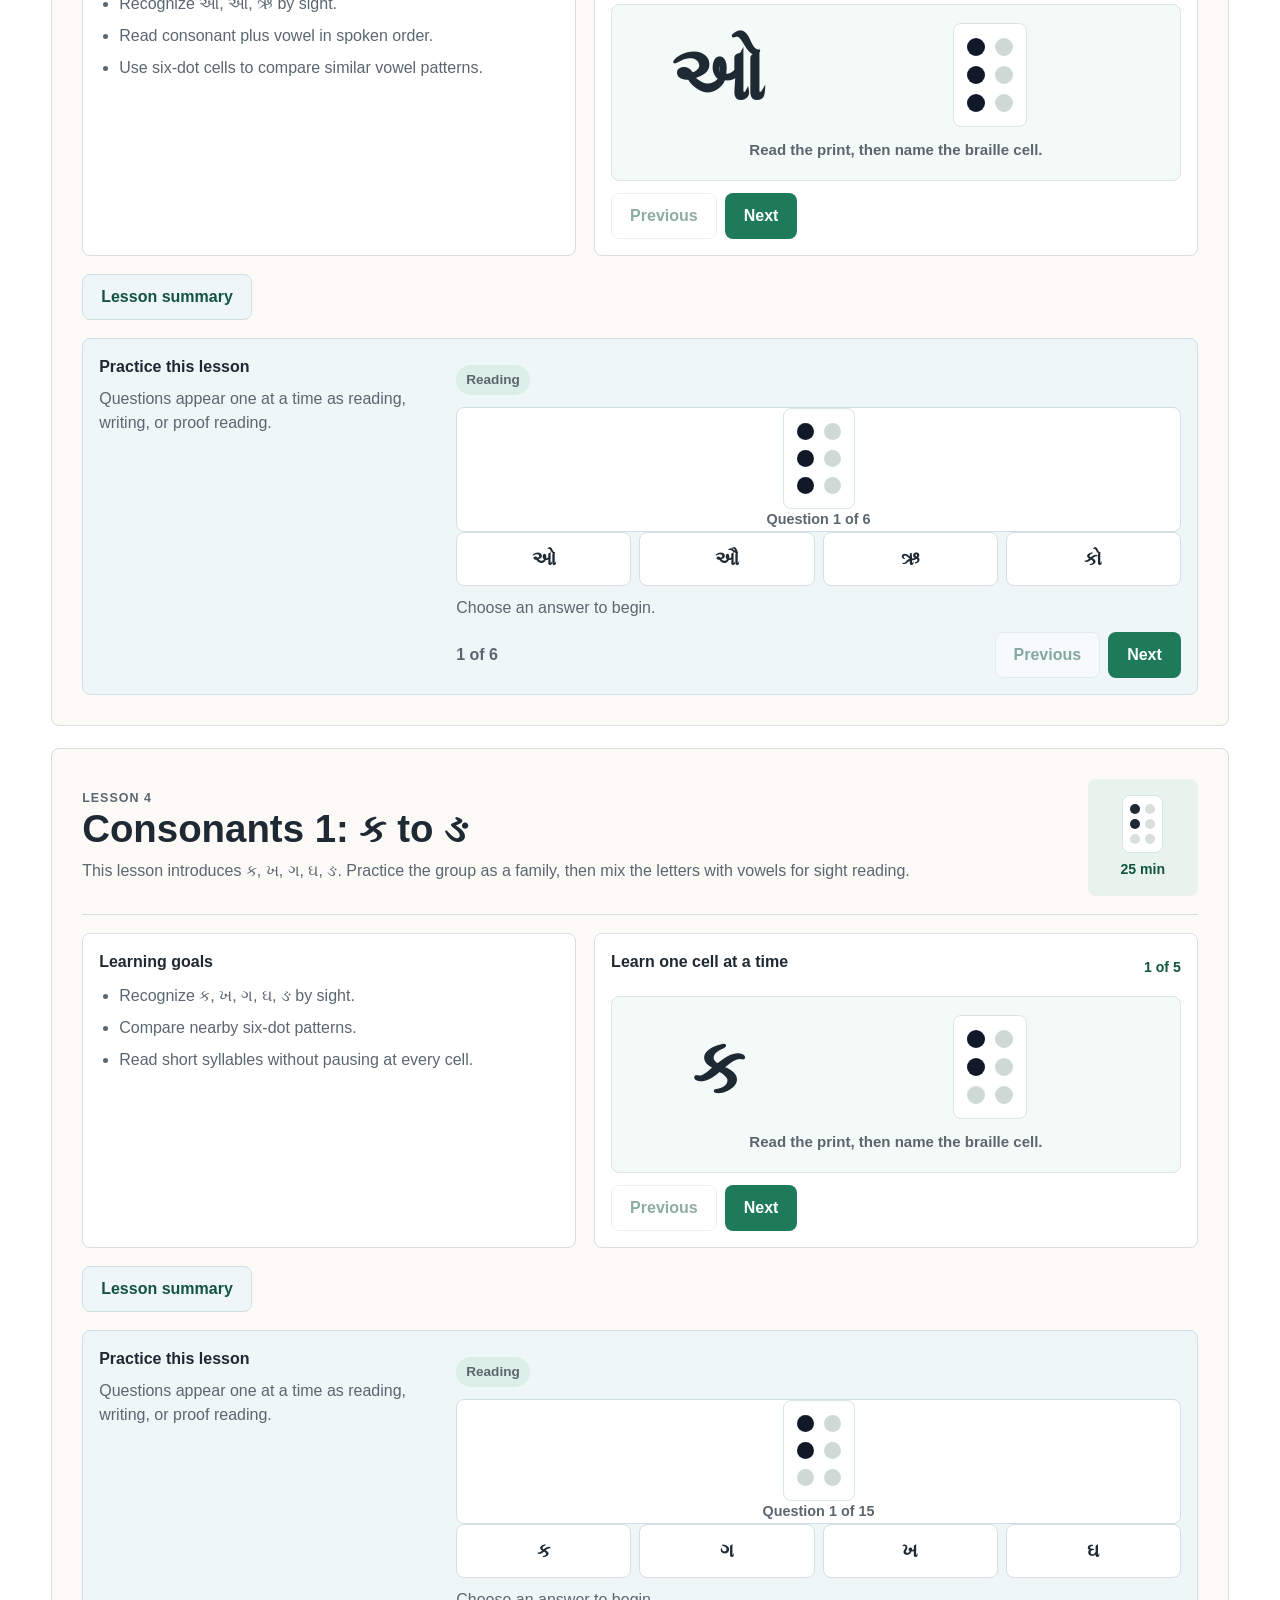
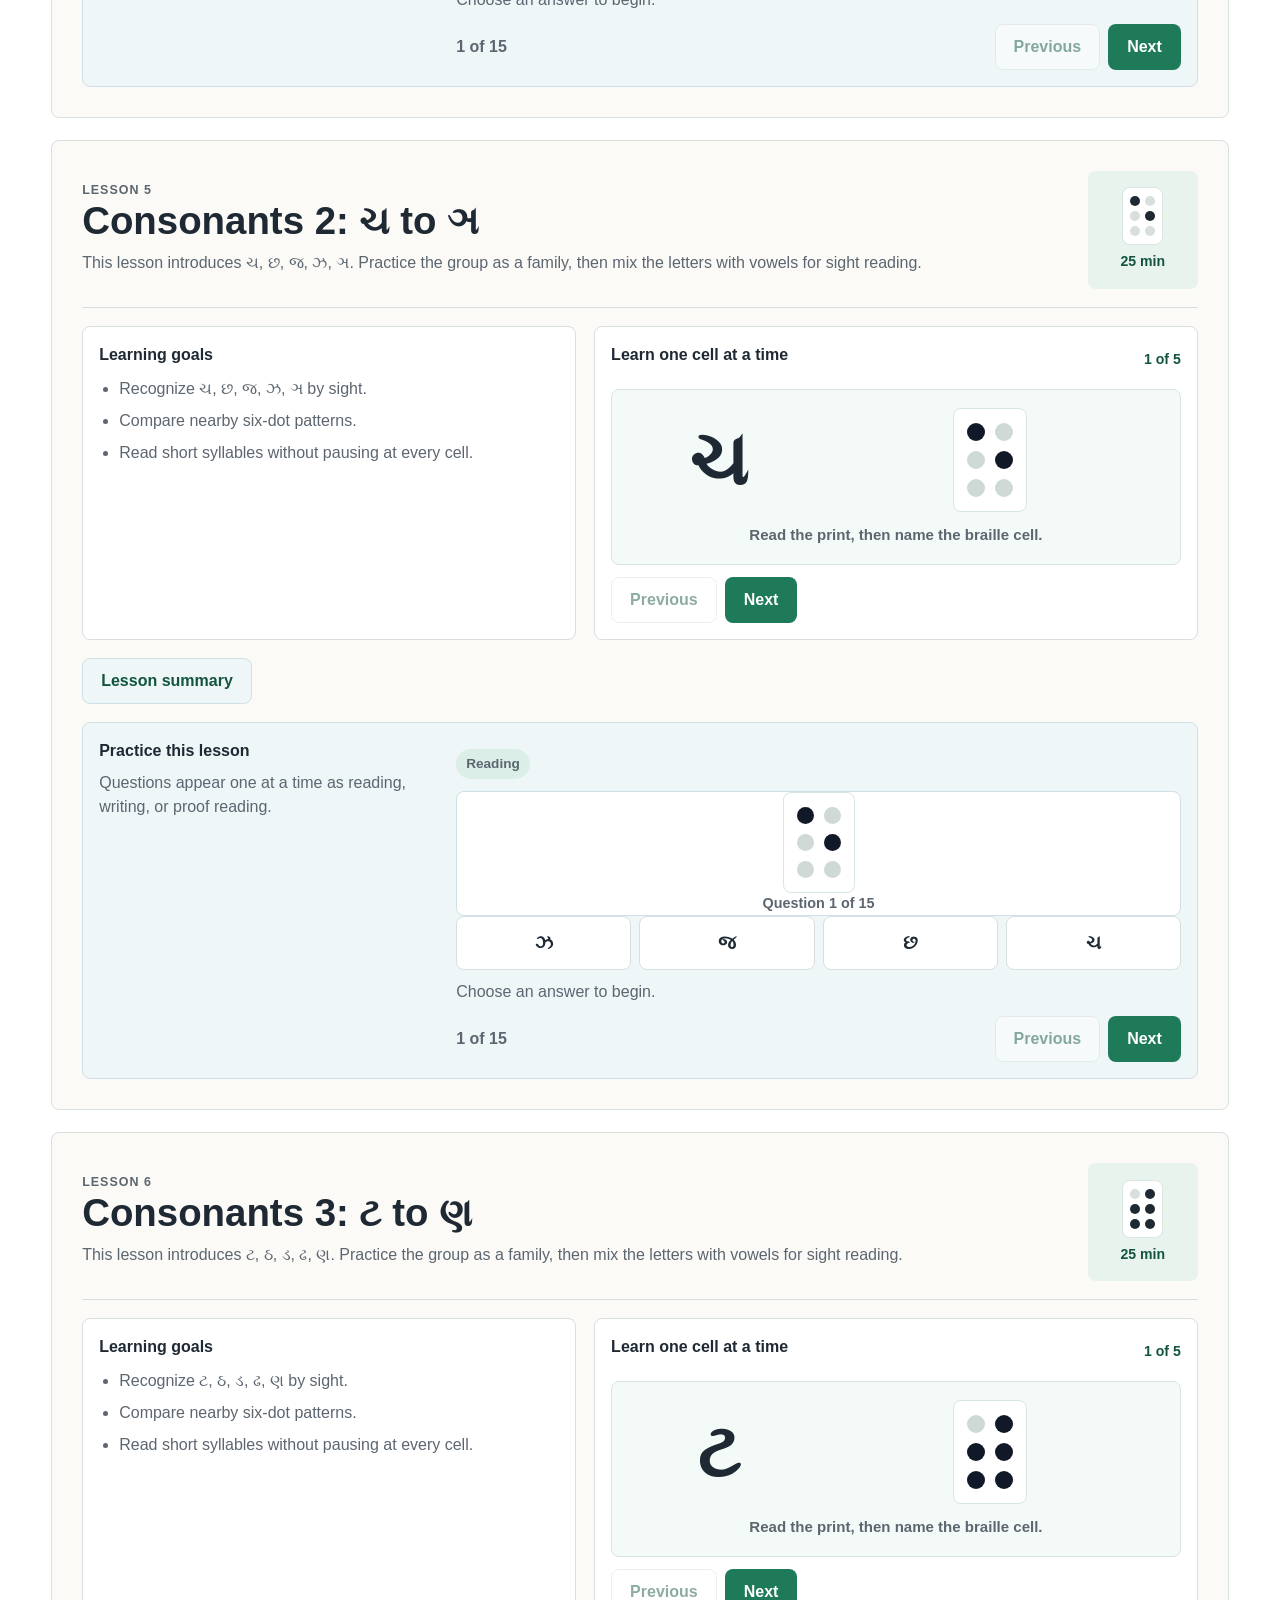
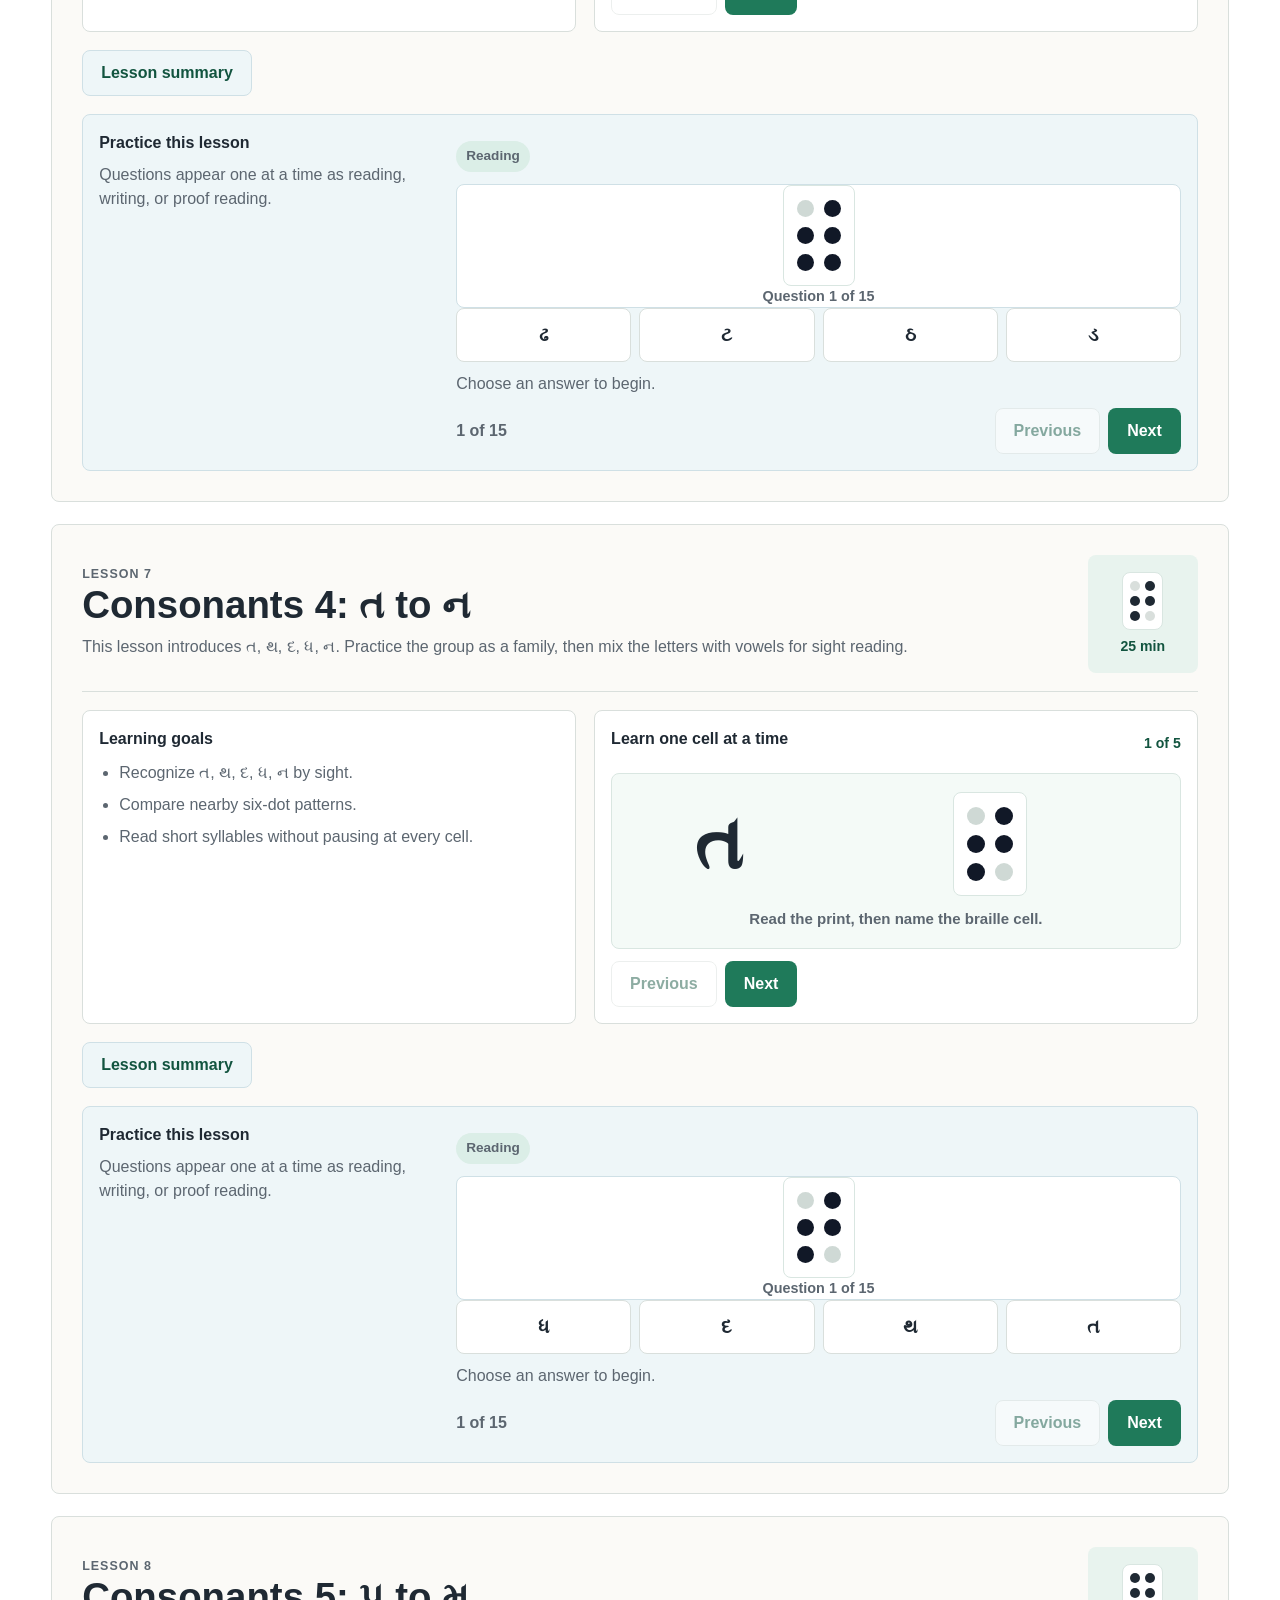
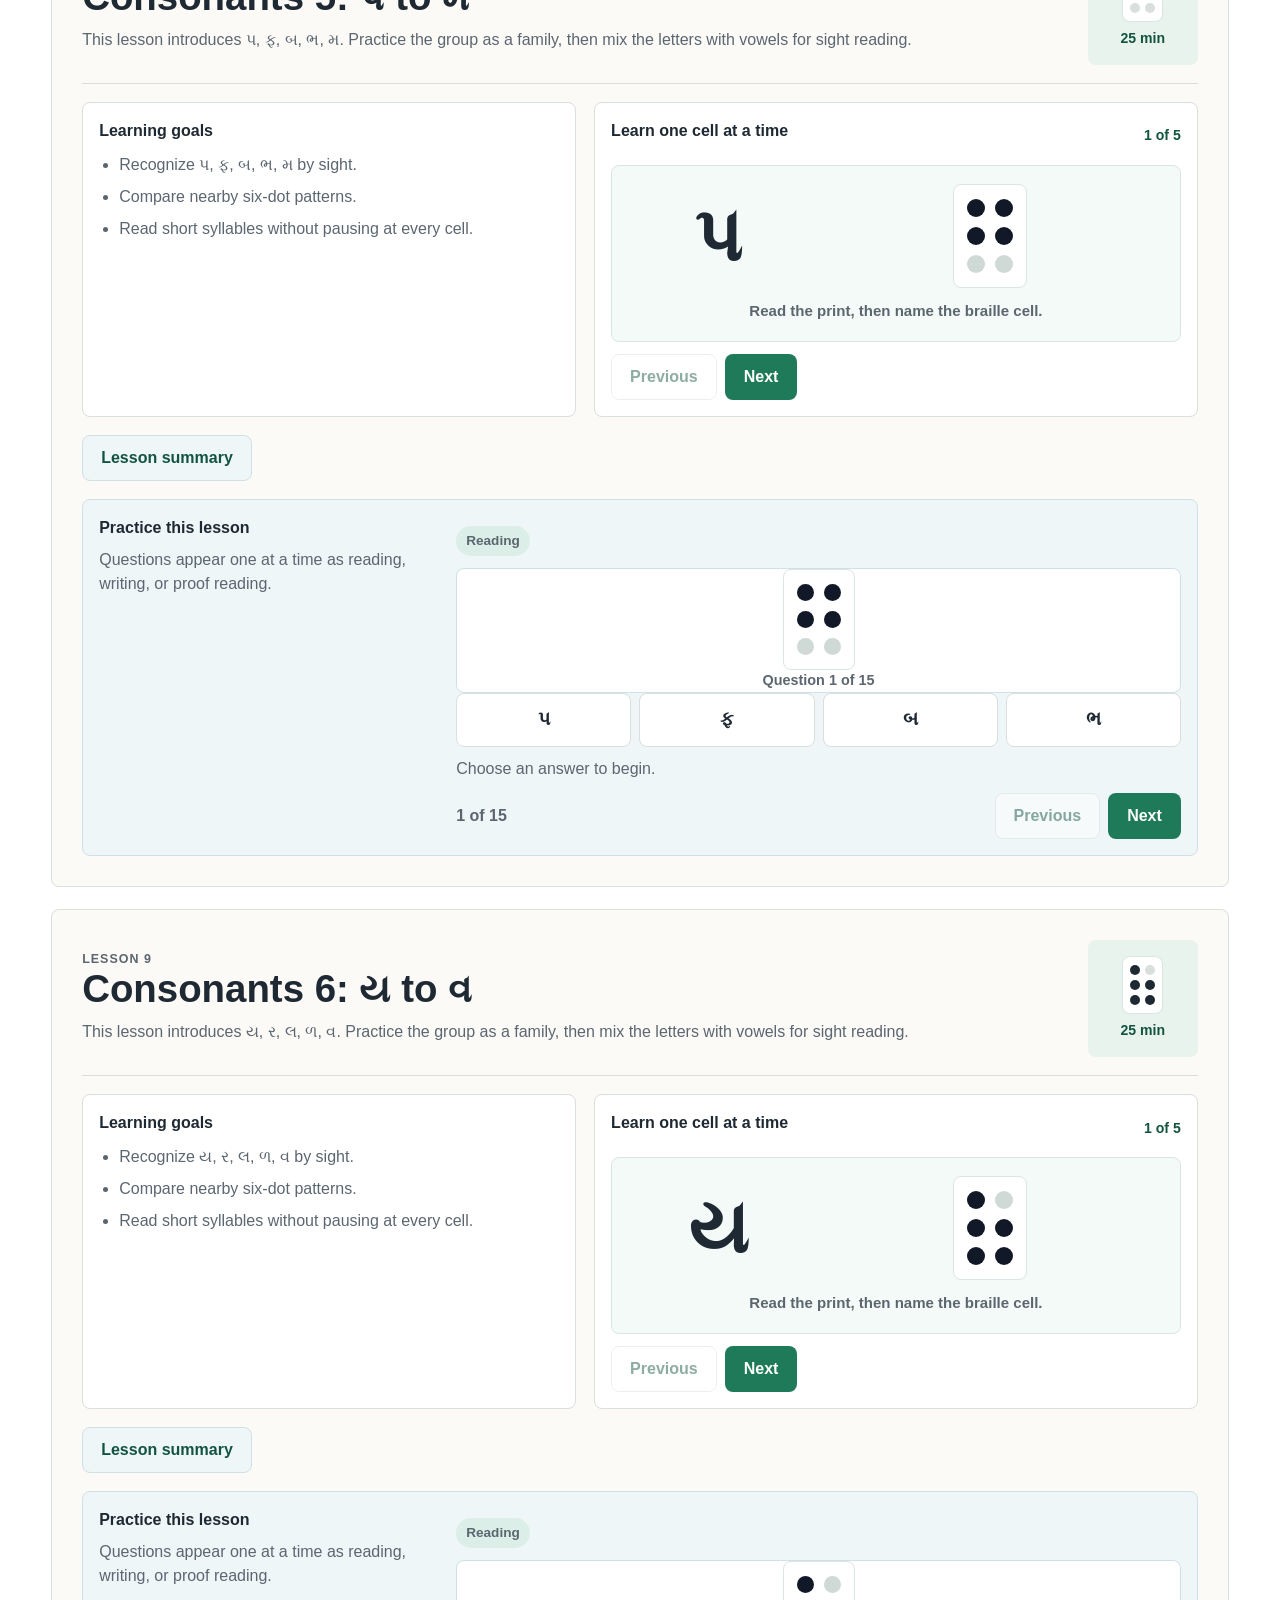
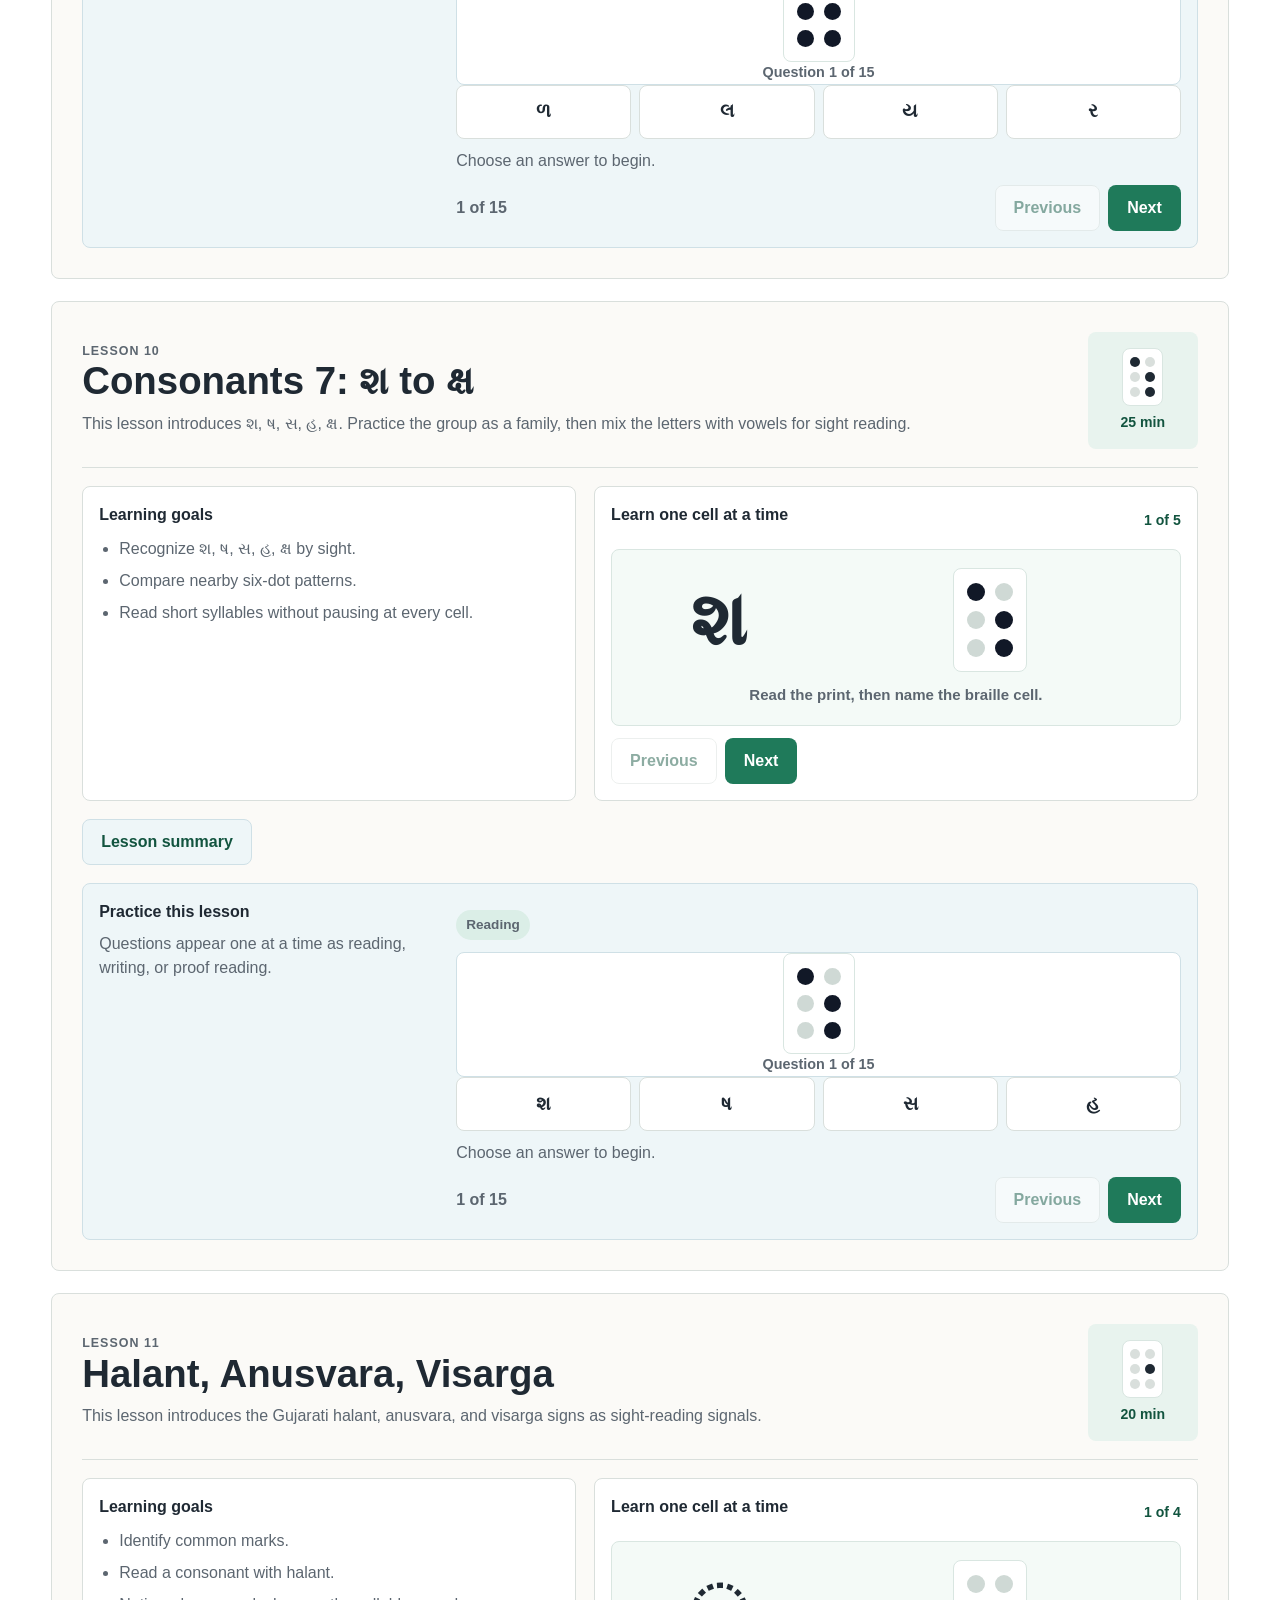
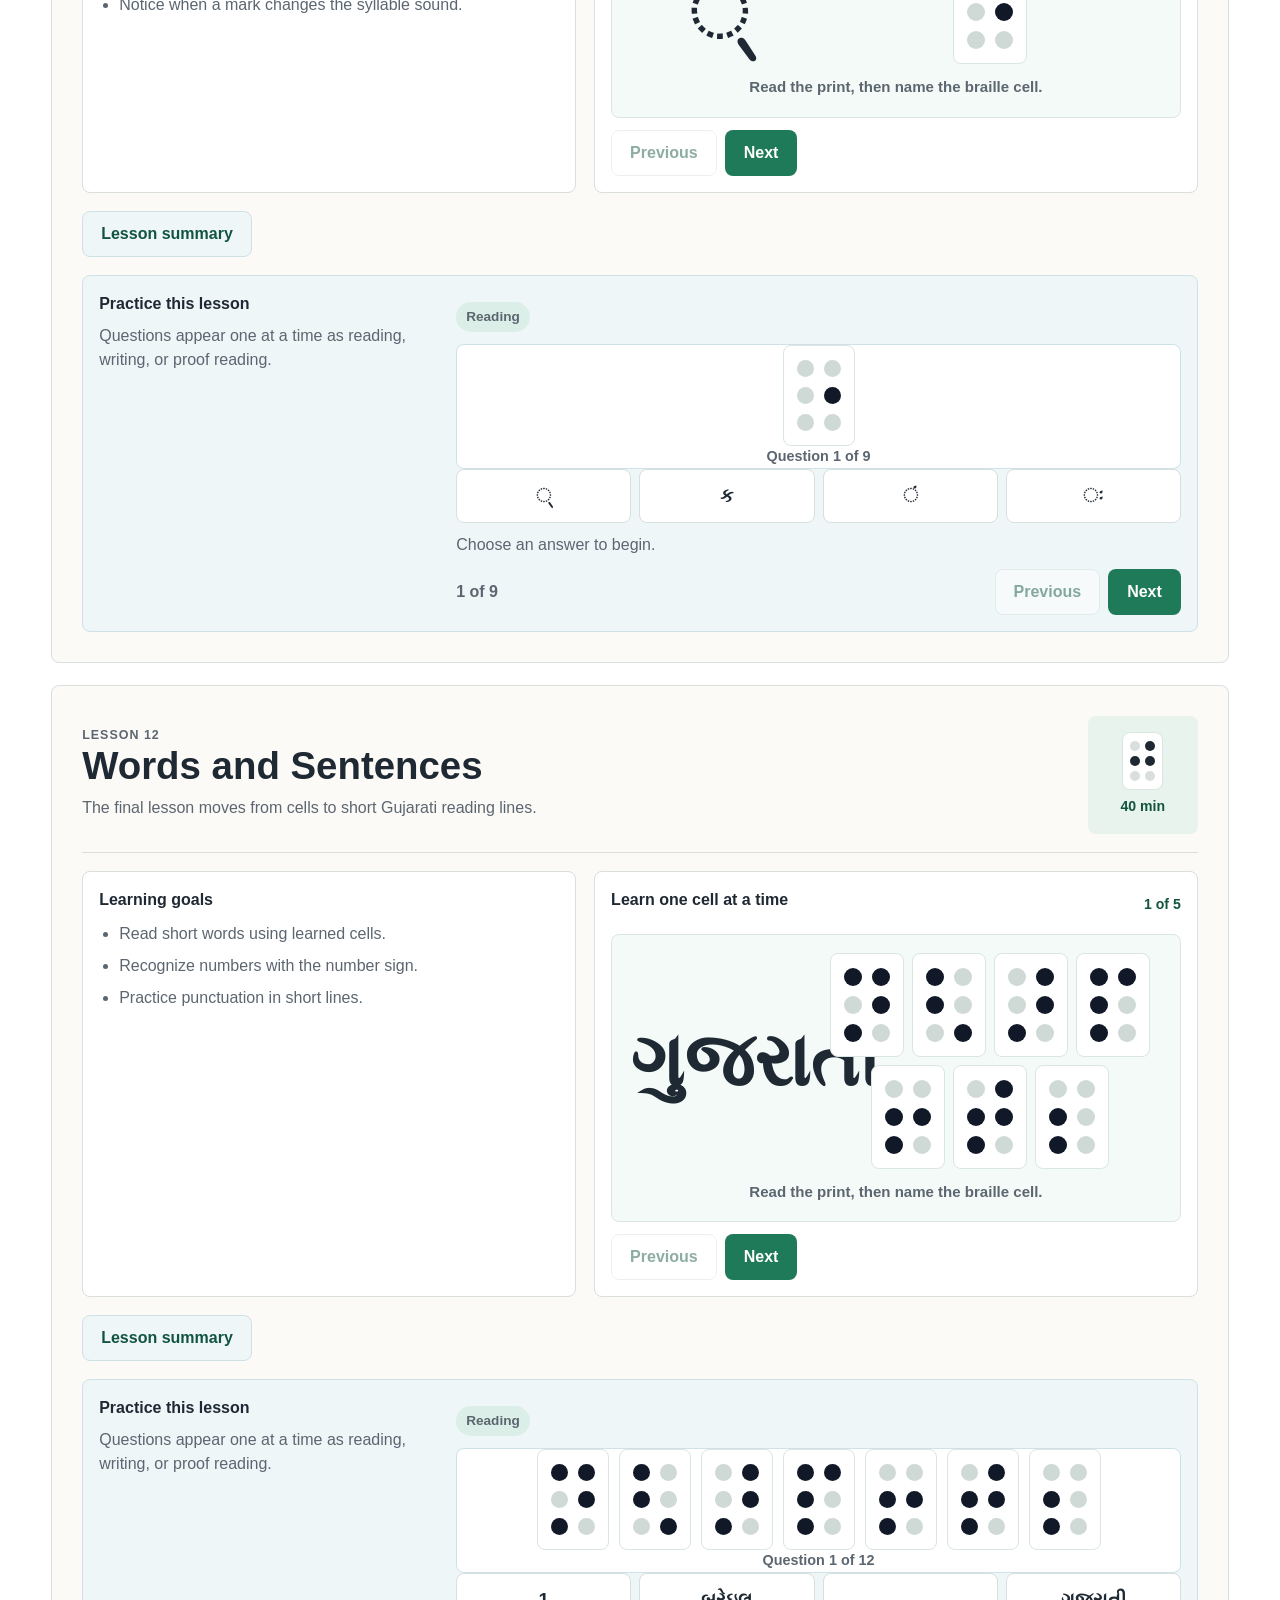
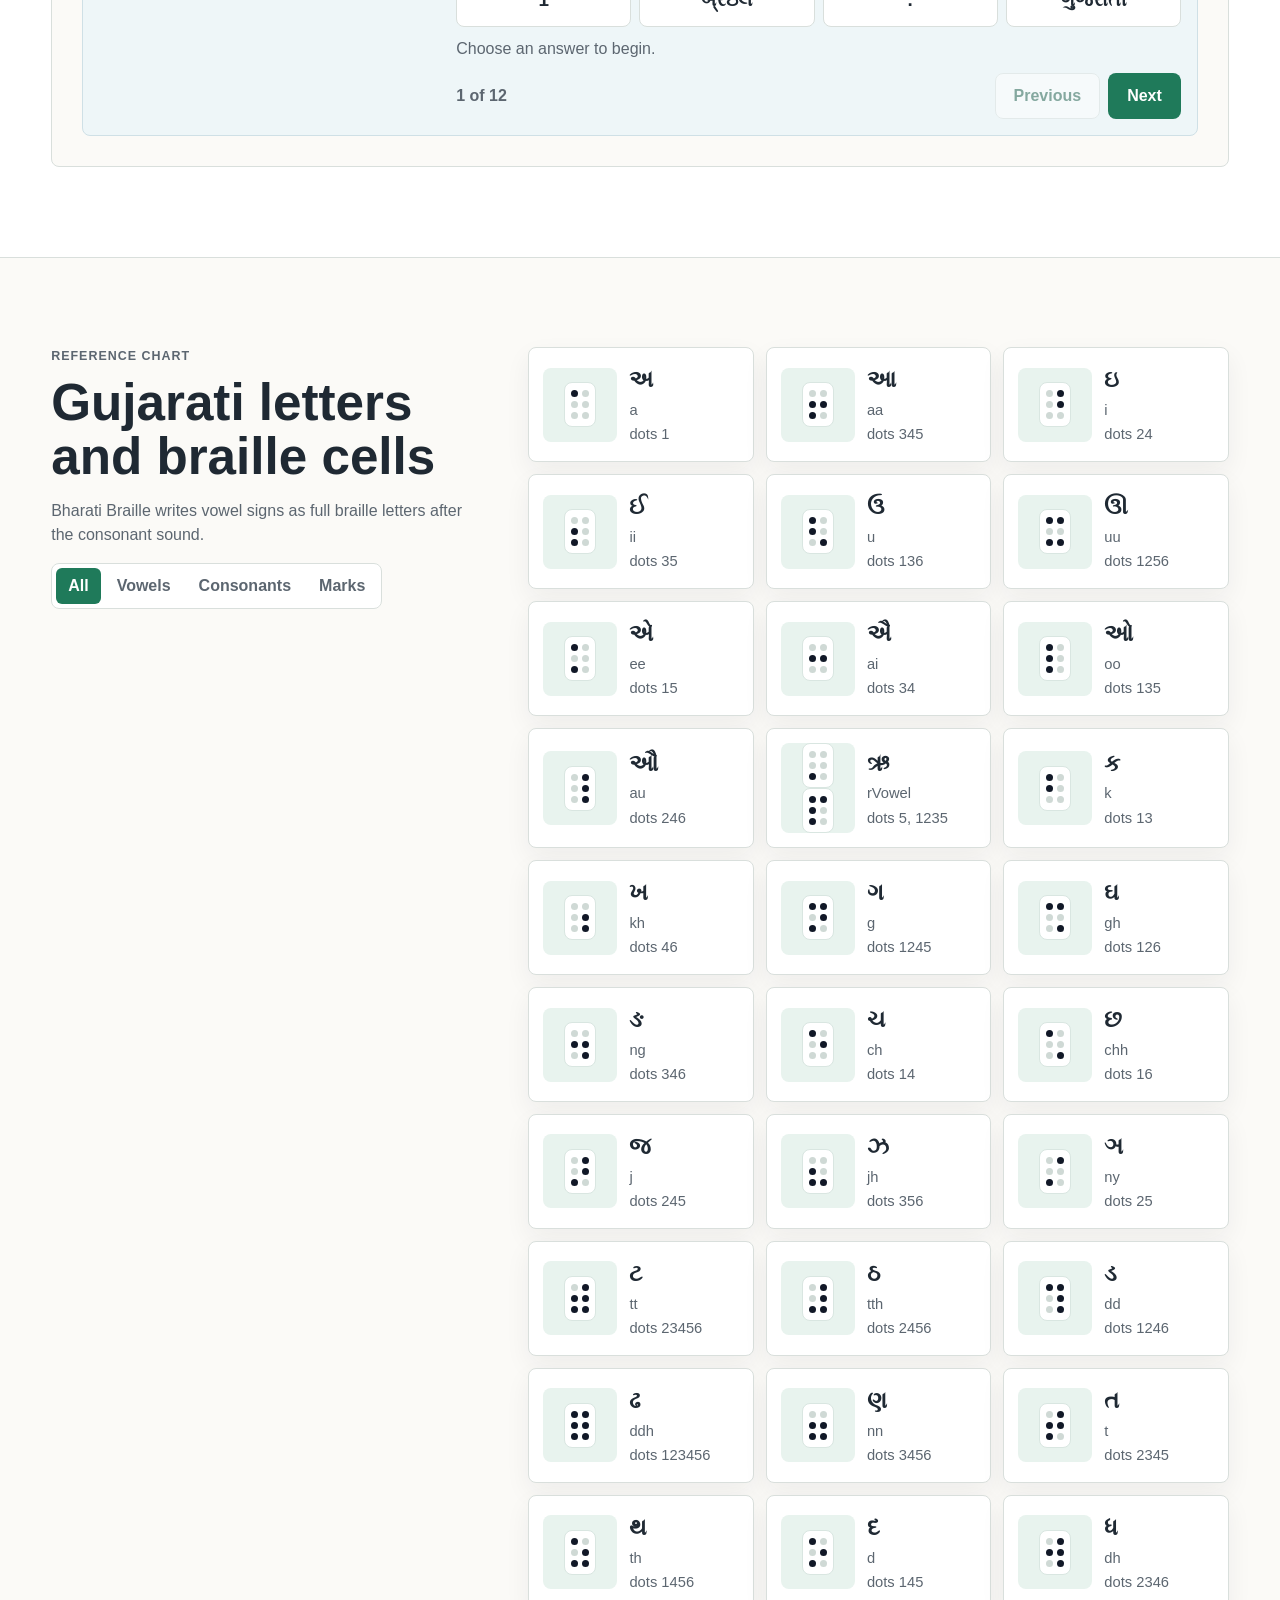
<file: gujarati.html>
<!doctype html><html lang="en"><head><meta charset="utf-8"><meta name="viewport" content="width=device-width, initial-scale=1"><title>Gujarati Braille by Sight</title><link rel="stylesheet" href="style.css"></head><body data-course="gujarati"><header class="site-header"><a class="brand" href="index.html"><span class="brand-mark" data-braille-render="⠛" aria-hidden="true"></span><span id="brandName">Gujarati Braille by Sight</span></a><nav aria-label="Primary"><a href="index.html#languages">All languages</a><a href="#lessons">Lessons</a><a href="#chart">Chart</a><a href="#sandbox">Sandbox</a></nav></header><main id="top"><section class="hero" aria-labelledby="hero-title"><div class="hero-art" aria-hidden="true"><div class="braille-ribbon" data-braille-render="⠛ ⠥ ⠚ ⠁ ⠗ ⠁ ⠞ ⠊"></div></div><div class="hero-copy"><p class="eyebrow" id="courseEyebrow">Bharati Braille starter course</p><h1 id="hero-title">Learn Gujarati Braille by seeing</h1><p id="heroCopy"></p></div></section><section class="intro band" aria-labelledby="path-title"><div><h2 id="path-title">Suggested path</h2><p id="pathCopy"></p></div><div class="stats" aria-label="Course summary"><span><strong>8</strong> lessons</span><span><strong>6-dot</strong> cells</span><span><strong>Grade 1</strong> starter</span></div></section><section id="series" class="section"><div class="section-heading"><p class="eyebrow">Lesson series</p><h2>Build recognition in small lessons</h2></div><div class="lesson-grid" id="lessonGrid"></div></section><section id="lessons" class="section lesson-detail-section"><div class="section-heading"><p class="eyebrow">Full lessons</p><h2>Lessons</h2><p id="lessonCopy"></p></div><div class="lesson-detail-list" id="lessonDetails"></div></section><div class="modal-backdrop" id="summaryModal" hidden><section class="summary-modal" role="dialog" aria-modal="true" aria-labelledby="summaryTitle"><div class="summary-modal-header"><div><p class="eyebrow">Lesson summary</p><h2 id="summaryTitle">Lesson summary</h2></div><button class="icon-button" type="button" id="closeSummary" aria-label="Close lesson summary">×</button></div><div class="summary-modal-body" id="summaryBody"></div></section></div><section id="chart" class="section split"><div class="section-heading sticky-copy"><p class="eyebrow">Reference chart</p><h2 id="chartTitle">Gujarati letters and braille cells</h2><p id="chartCopy"></p><div class="segmented" role="tablist" aria-label="Chart groups"><button class="active" type="button" data-chart-filter="all">All</button><button type="button" data-chart-filter="vowel">Vowels</button><button type="button" data-chart-filter="consonant">Consonants</button><button type="button" data-chart-filter="mark">Marks</button></div></div><div class="chart-panel"><div class="chart-grid" id="chartGrid"></div></div></section><section id="sandbox" class="section split reverse"><div class="sandbox-tool"><label for="kannadaInput" id="sandboxLabel">Gujarati print</label><textarea id="kannadaInput" rows="6"></textarea><div class="sandbox-output" aria-label="Braille output"><span id="brailleOutput"></span></div></div><div class="section-heading sticky-copy"><p class="eyebrow">Sandbox</p><h2>Explore print-to-braille order</h2><p id="sandboxCopy"></p></div></section></main><footer class="site-footer"><span id="footerName">Gujarati Braille by Sight</span><a href="#top">Back to top</a></footer><script src="multi-course.js?v=practice-20260617"></script></body></html>
</file>
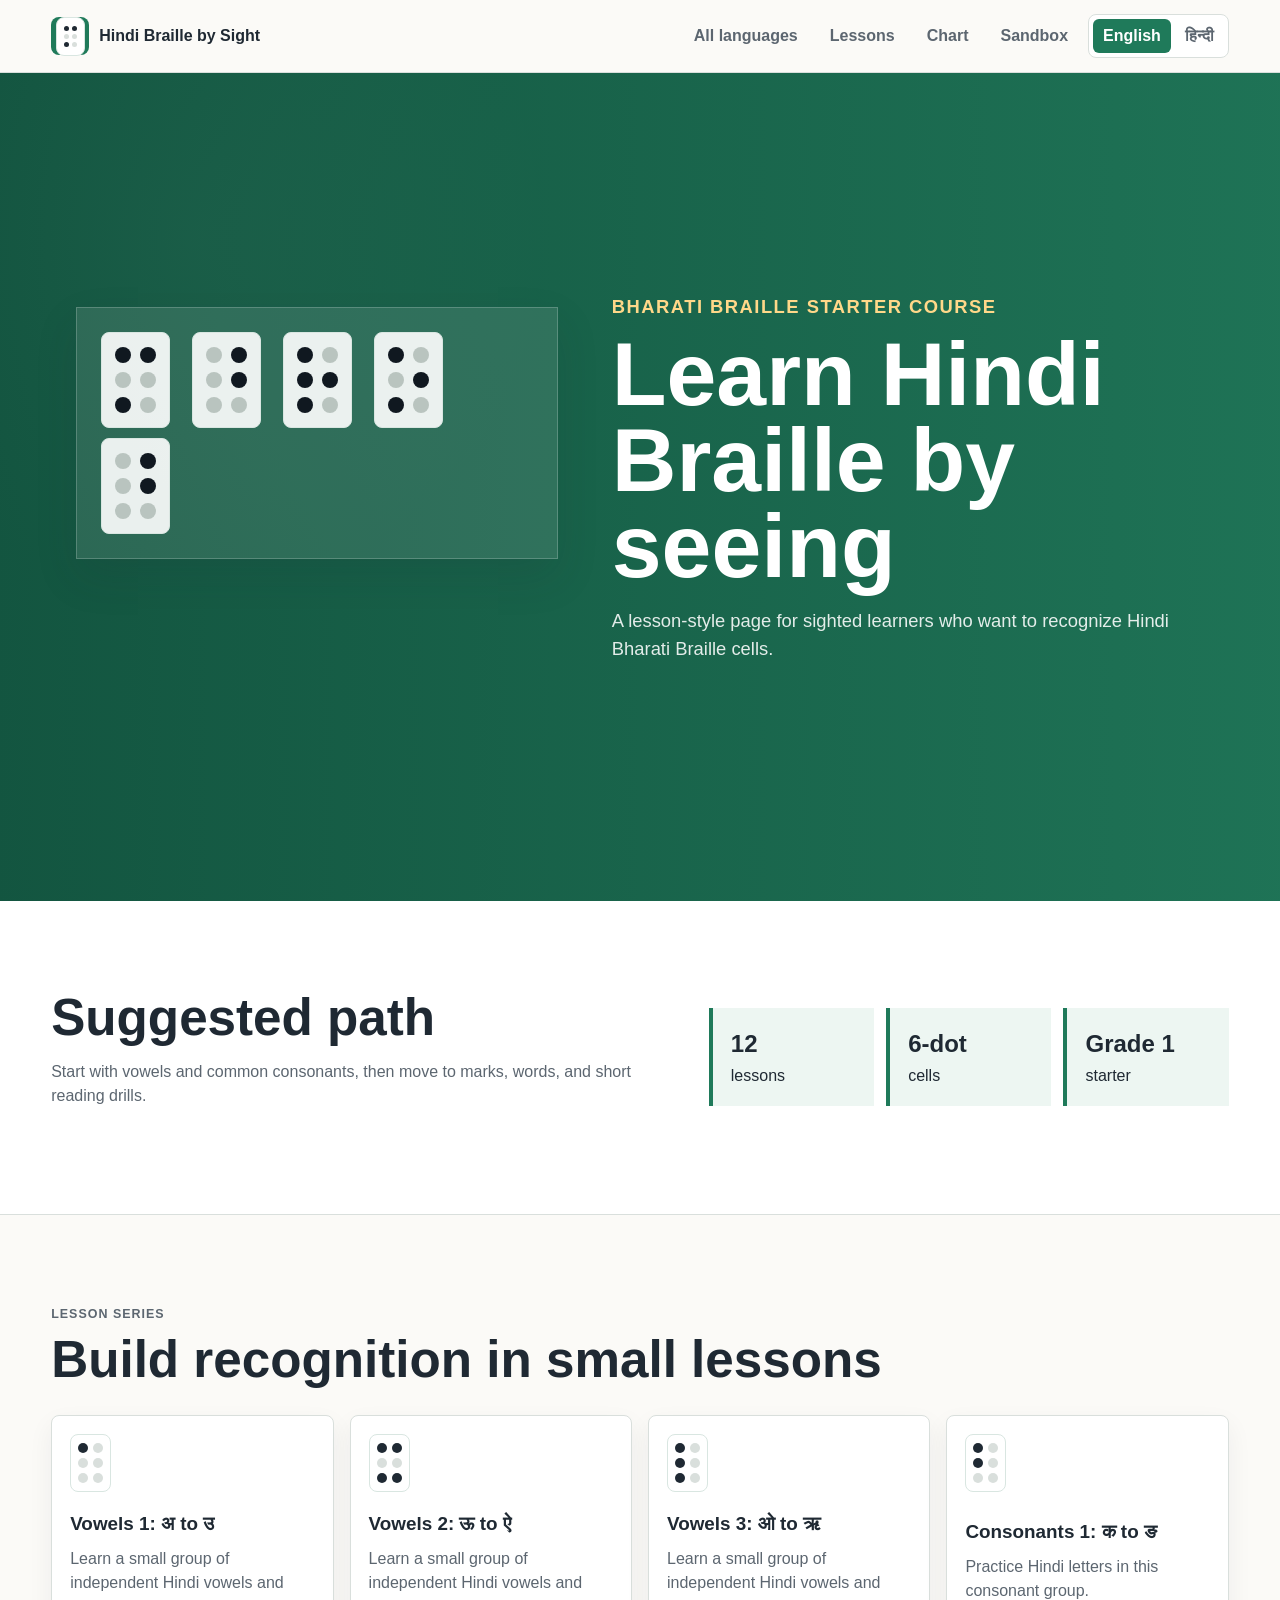
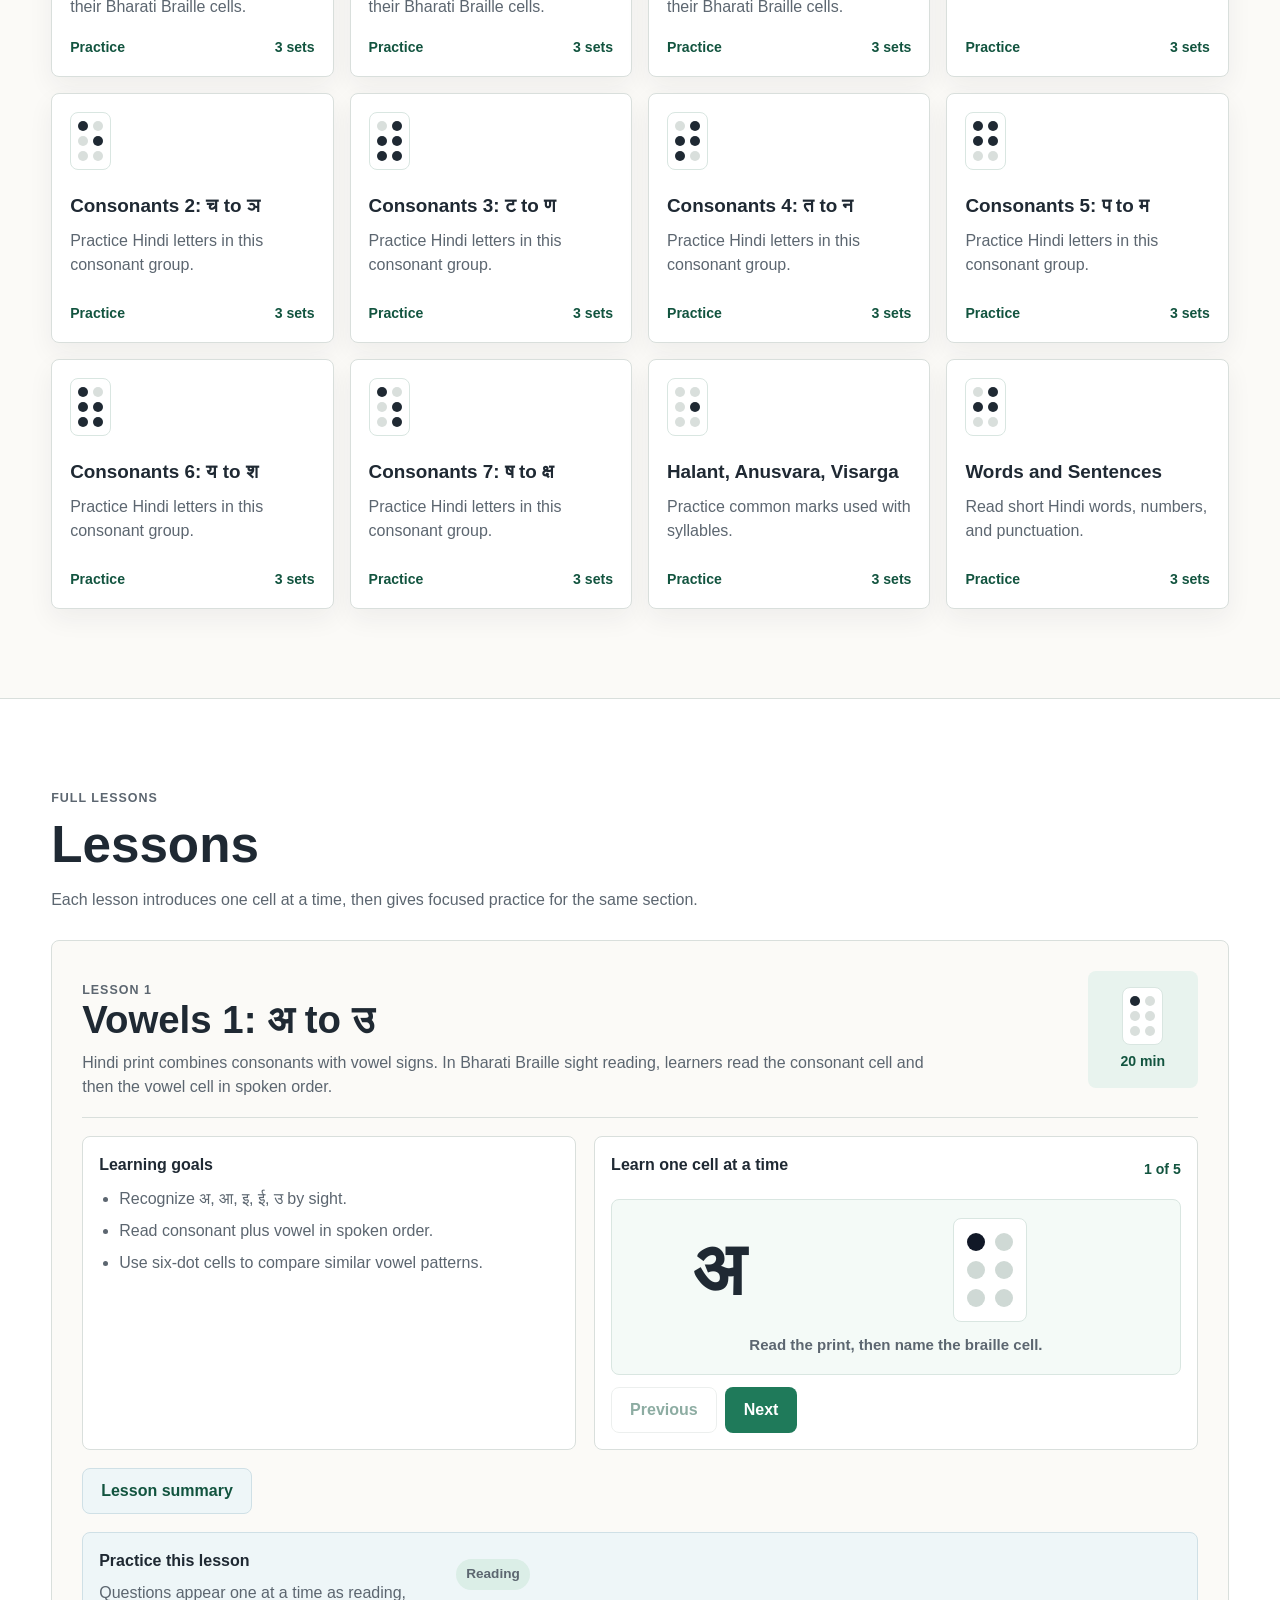
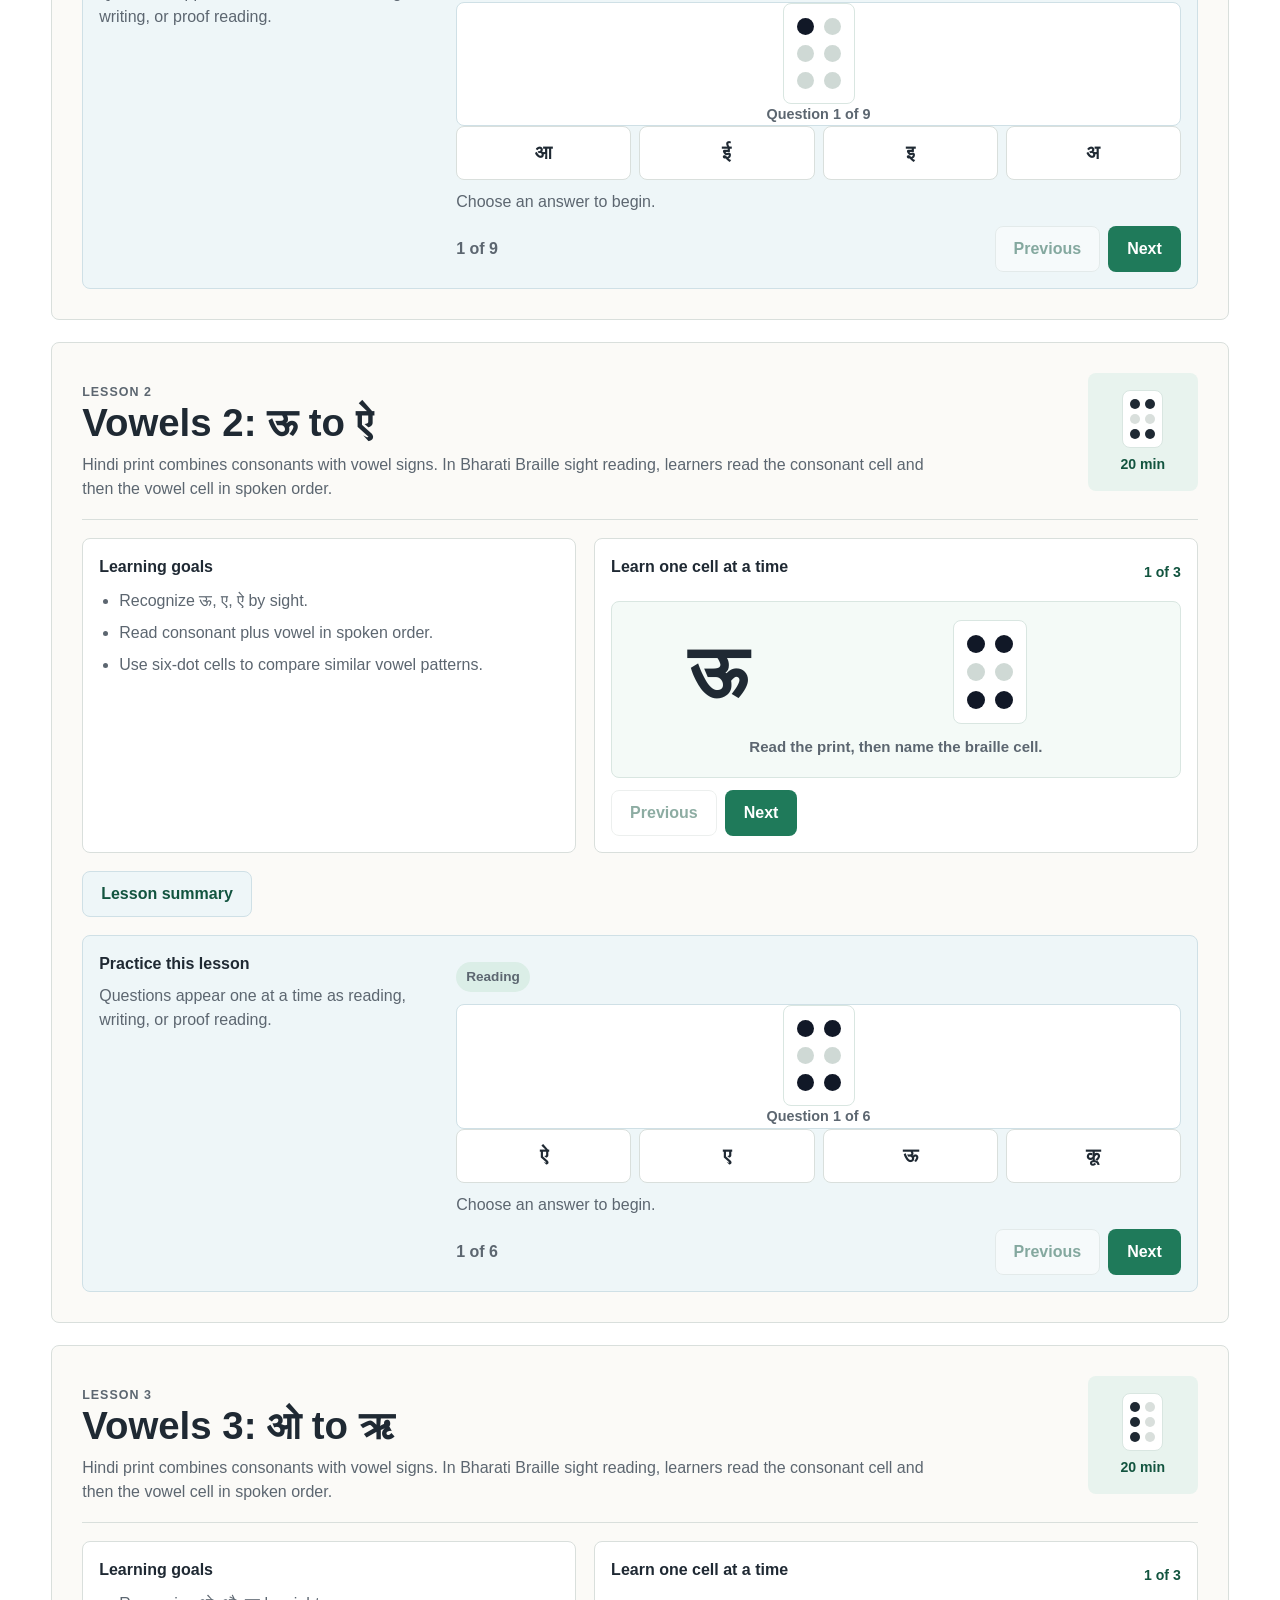
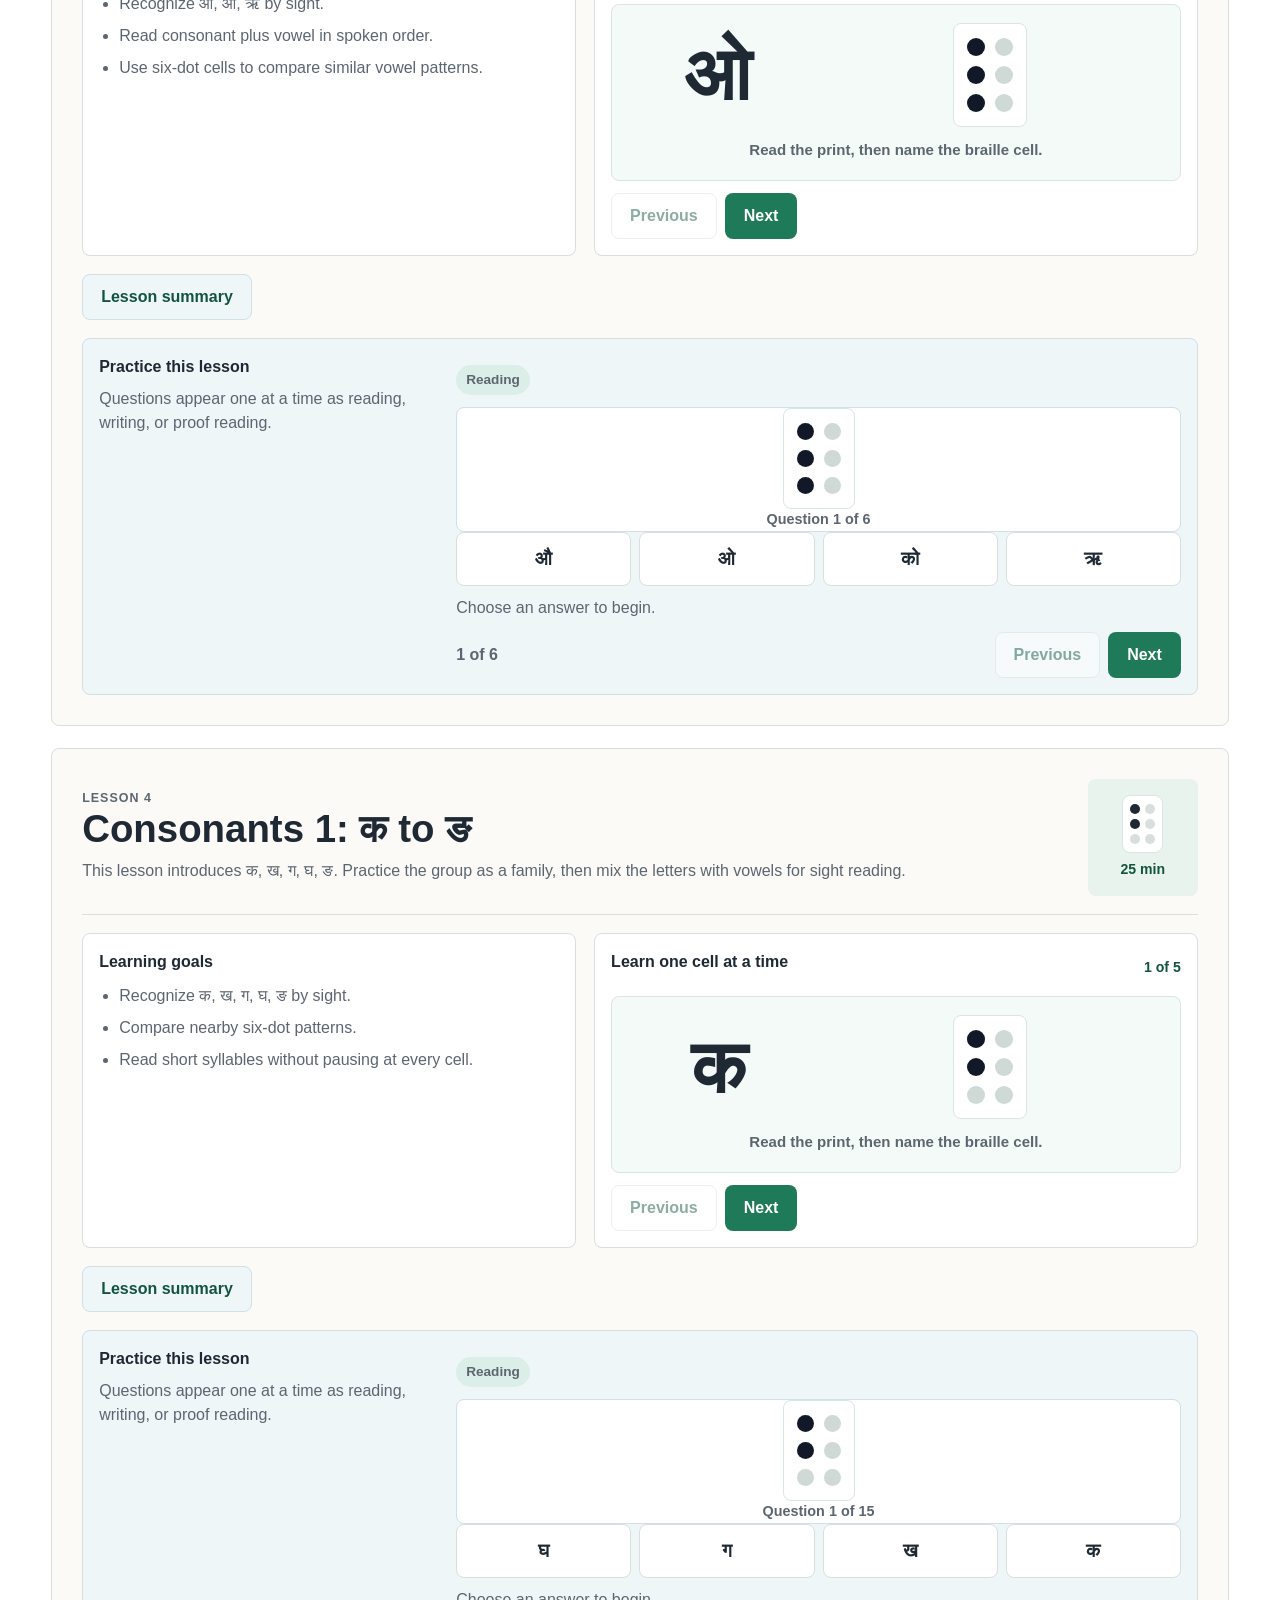
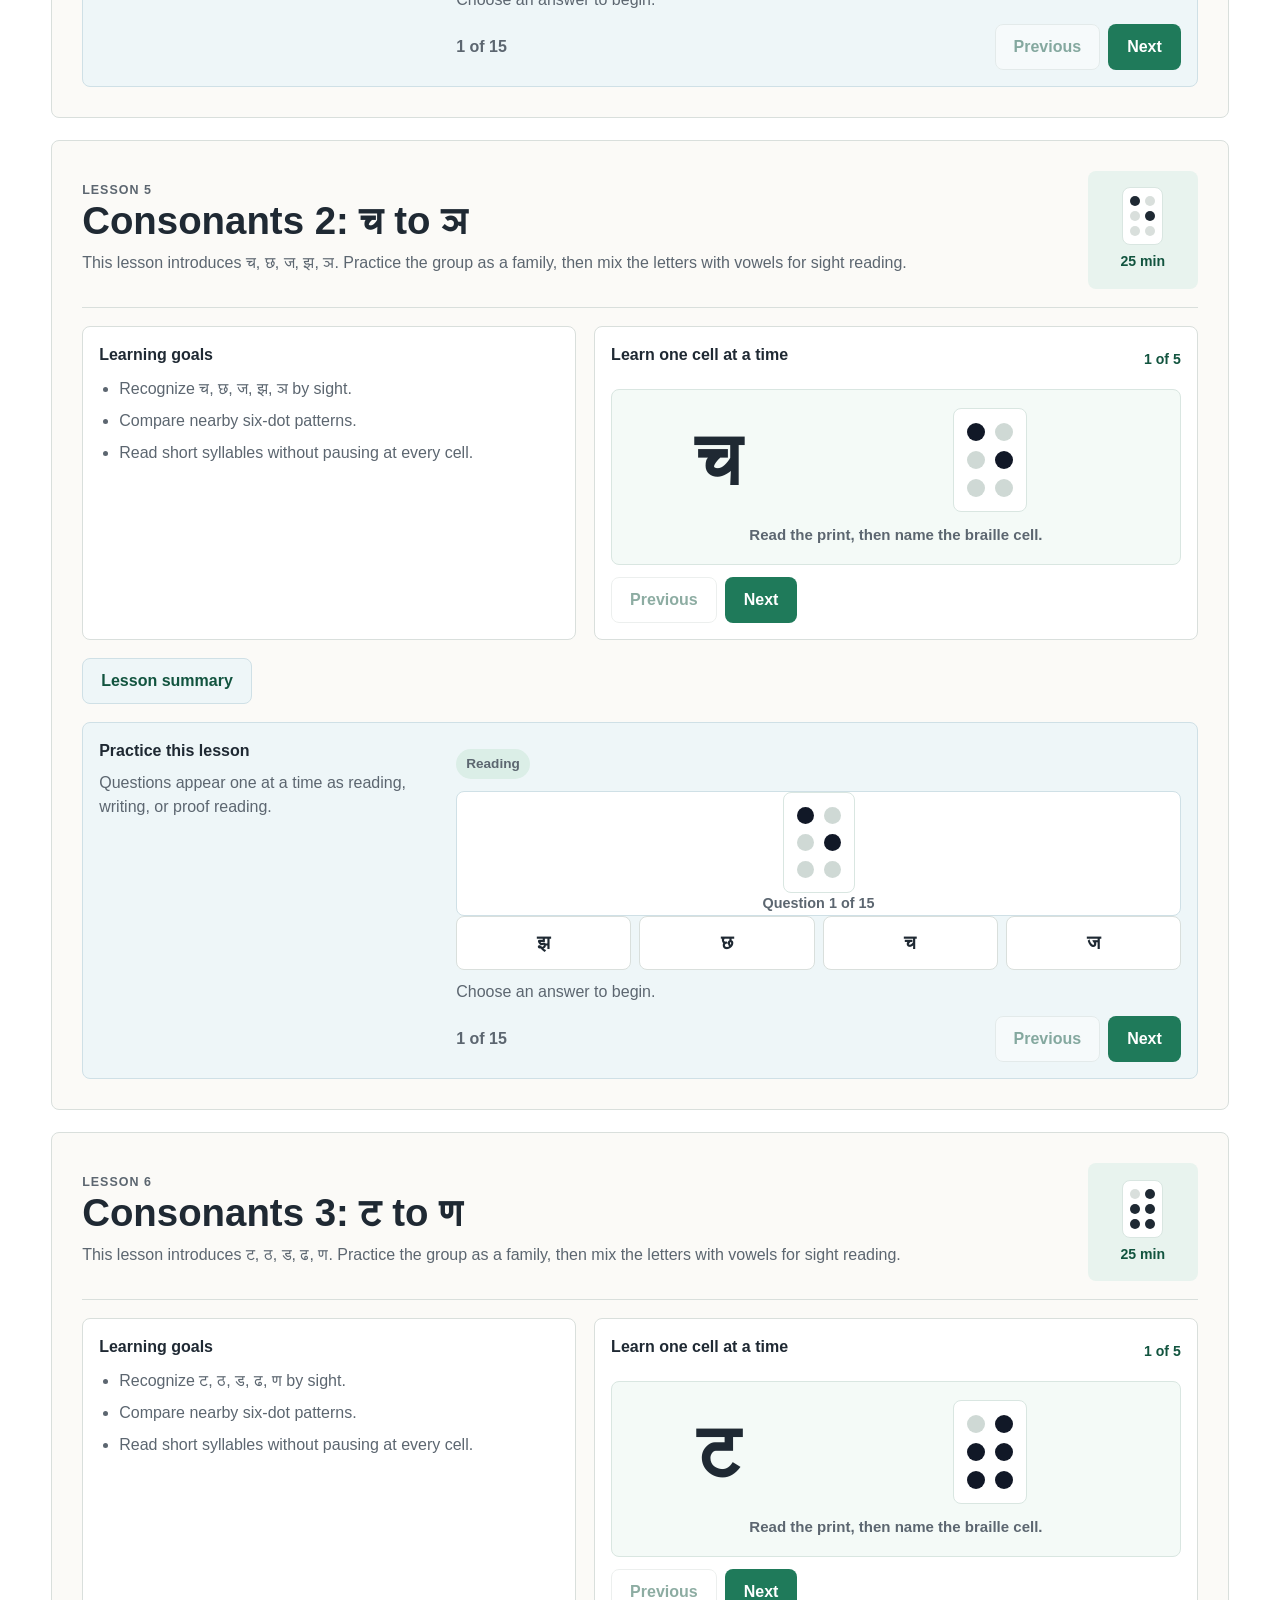
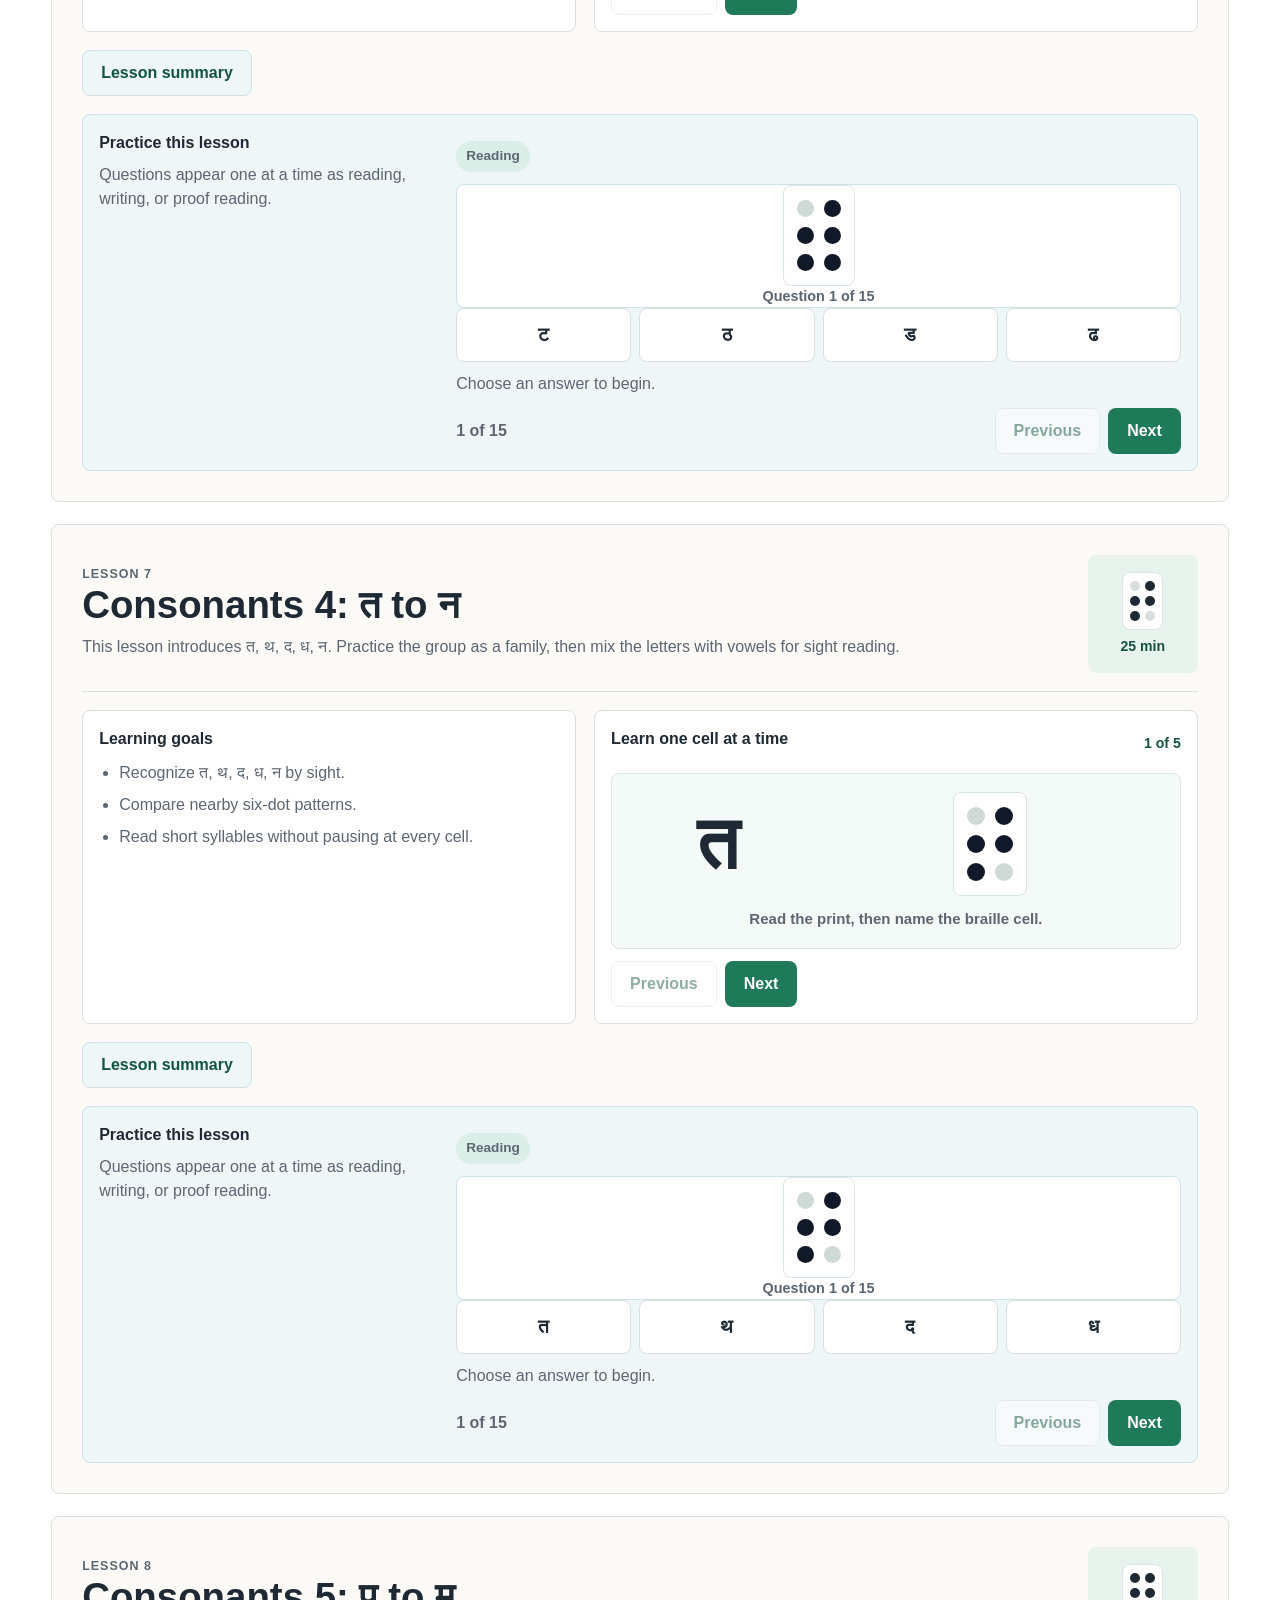
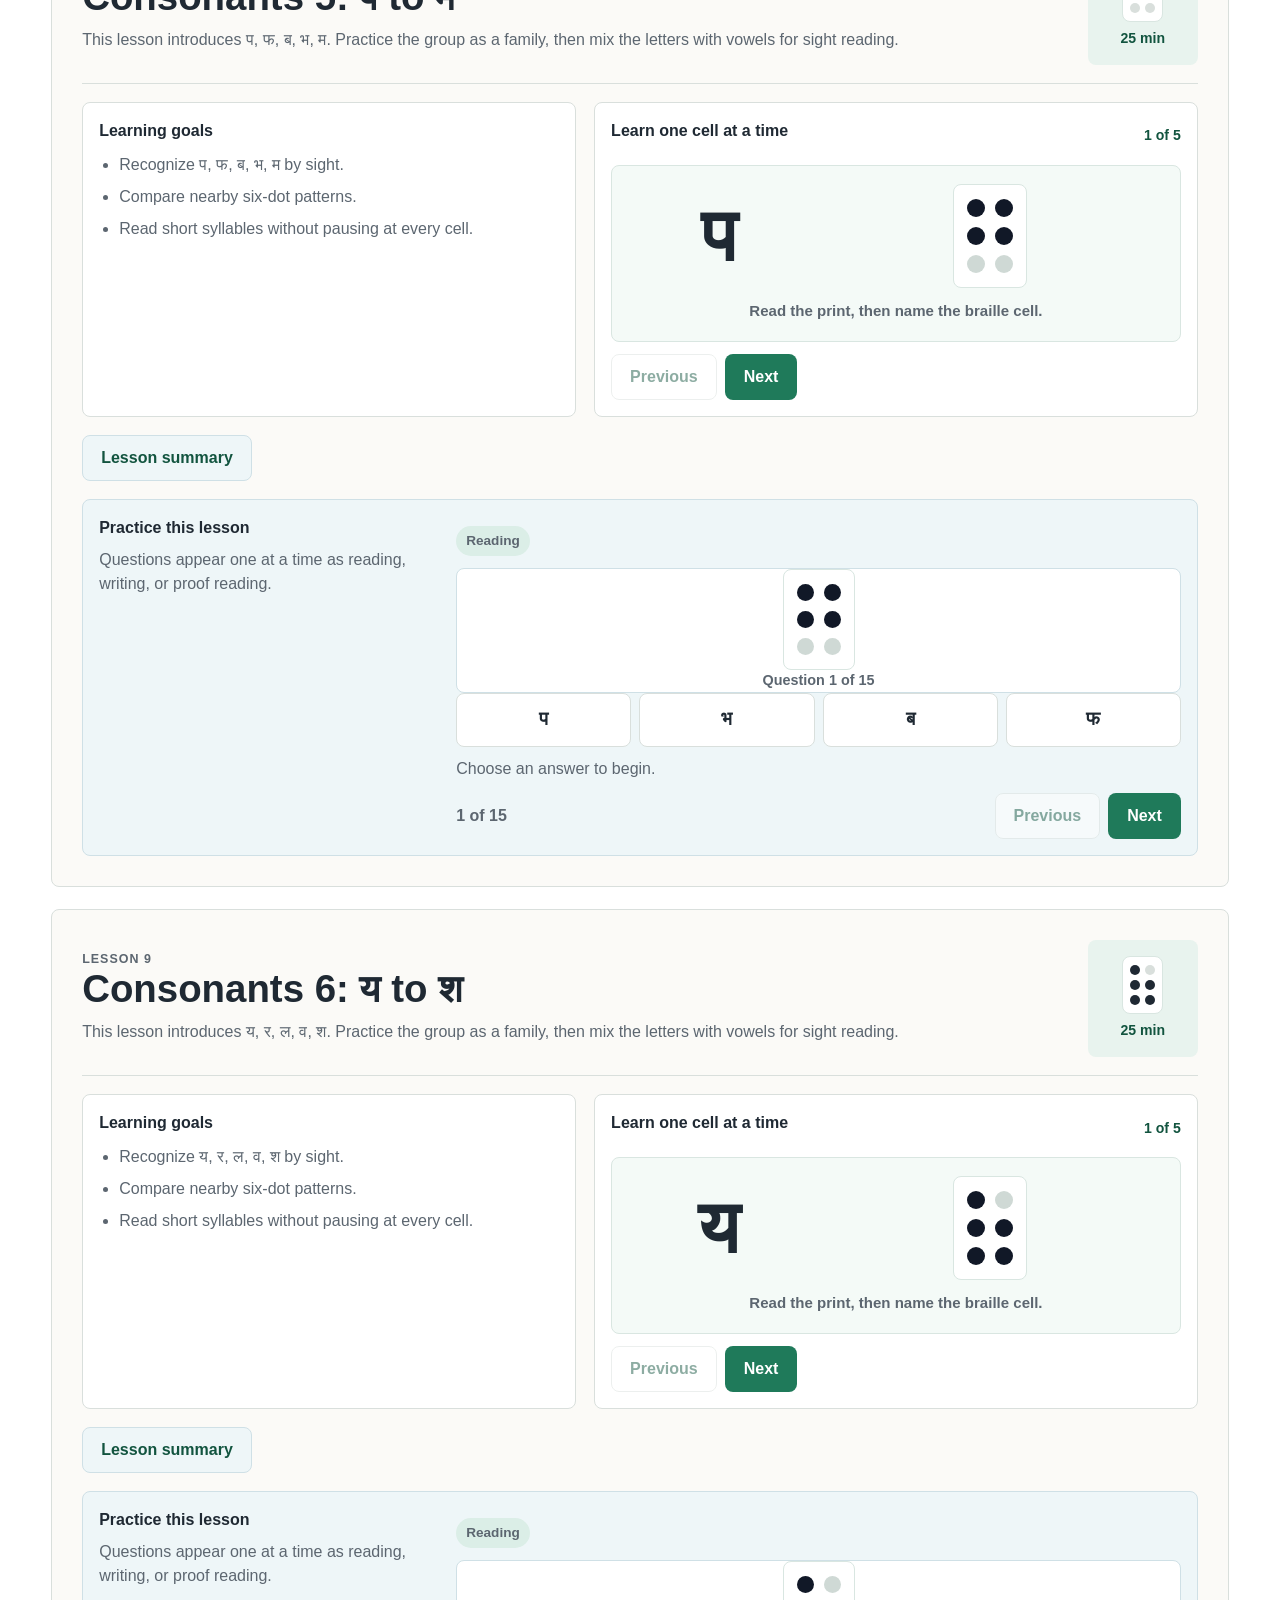
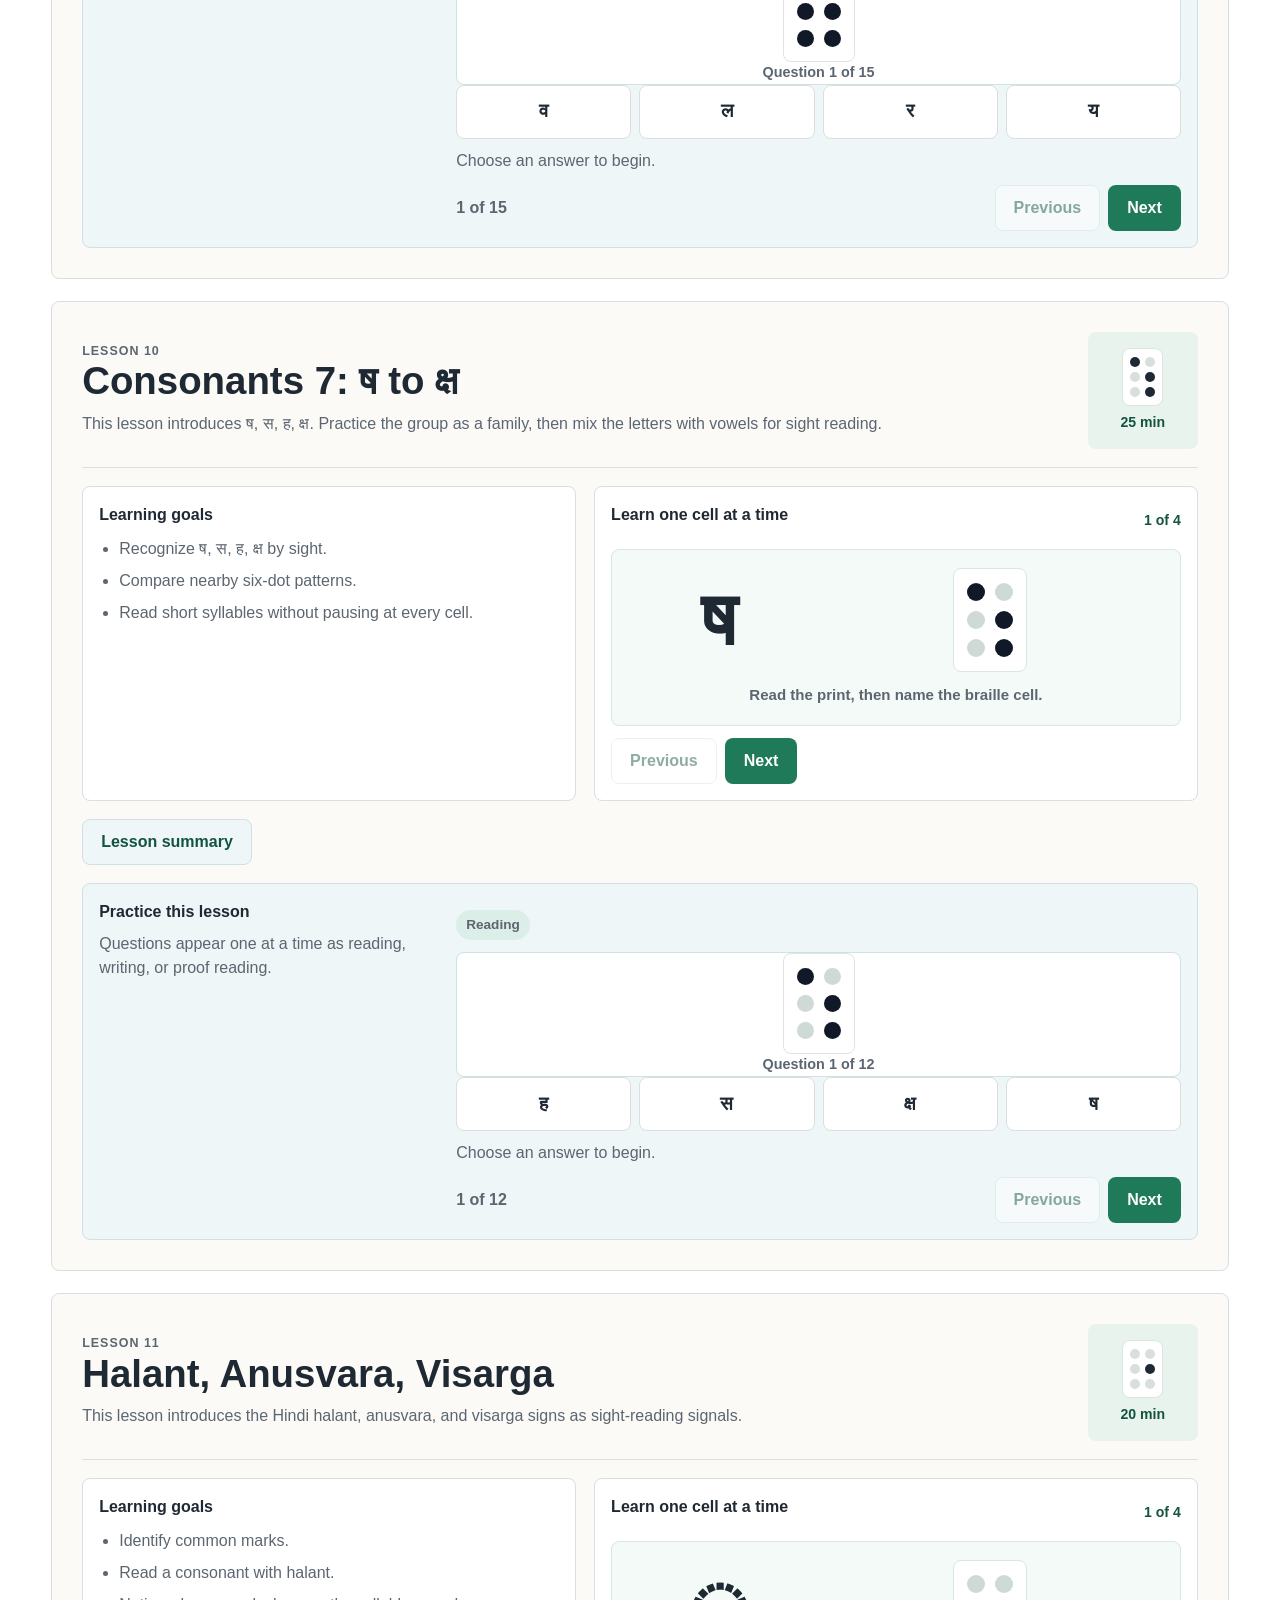
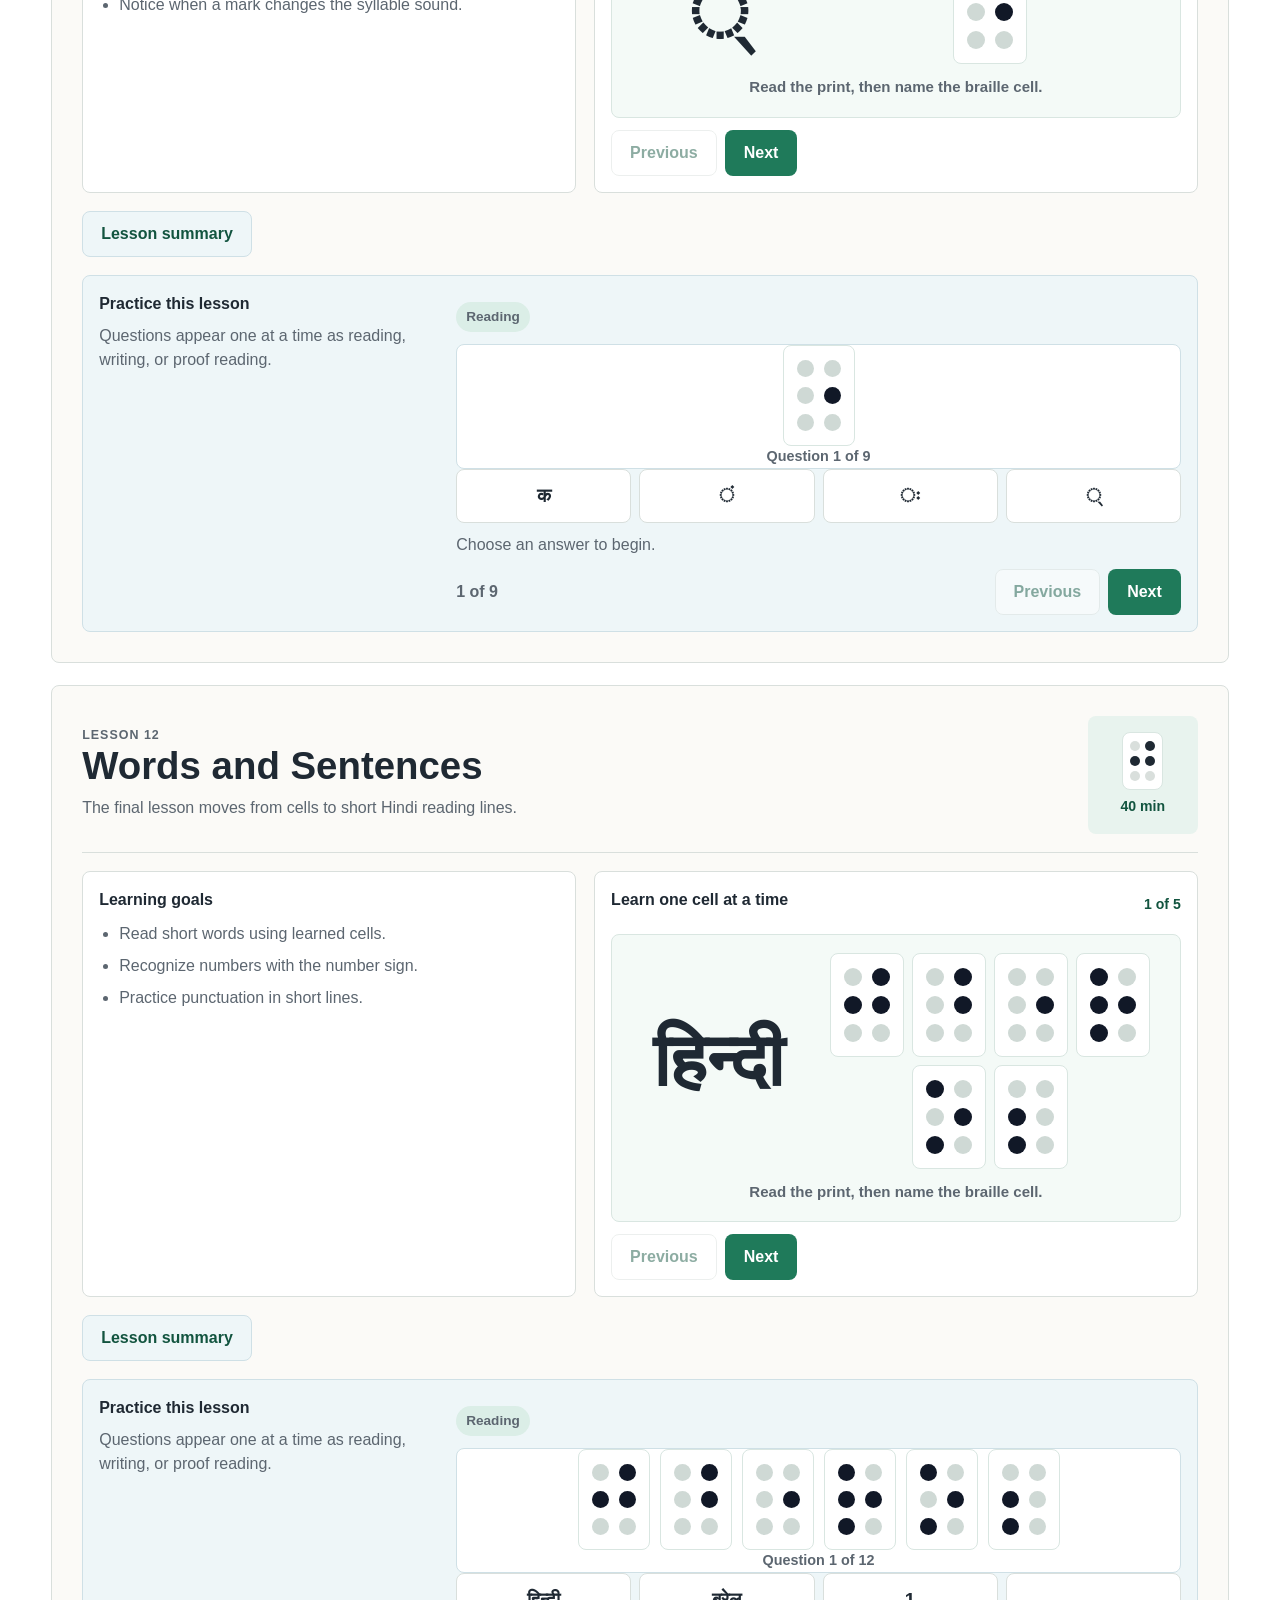
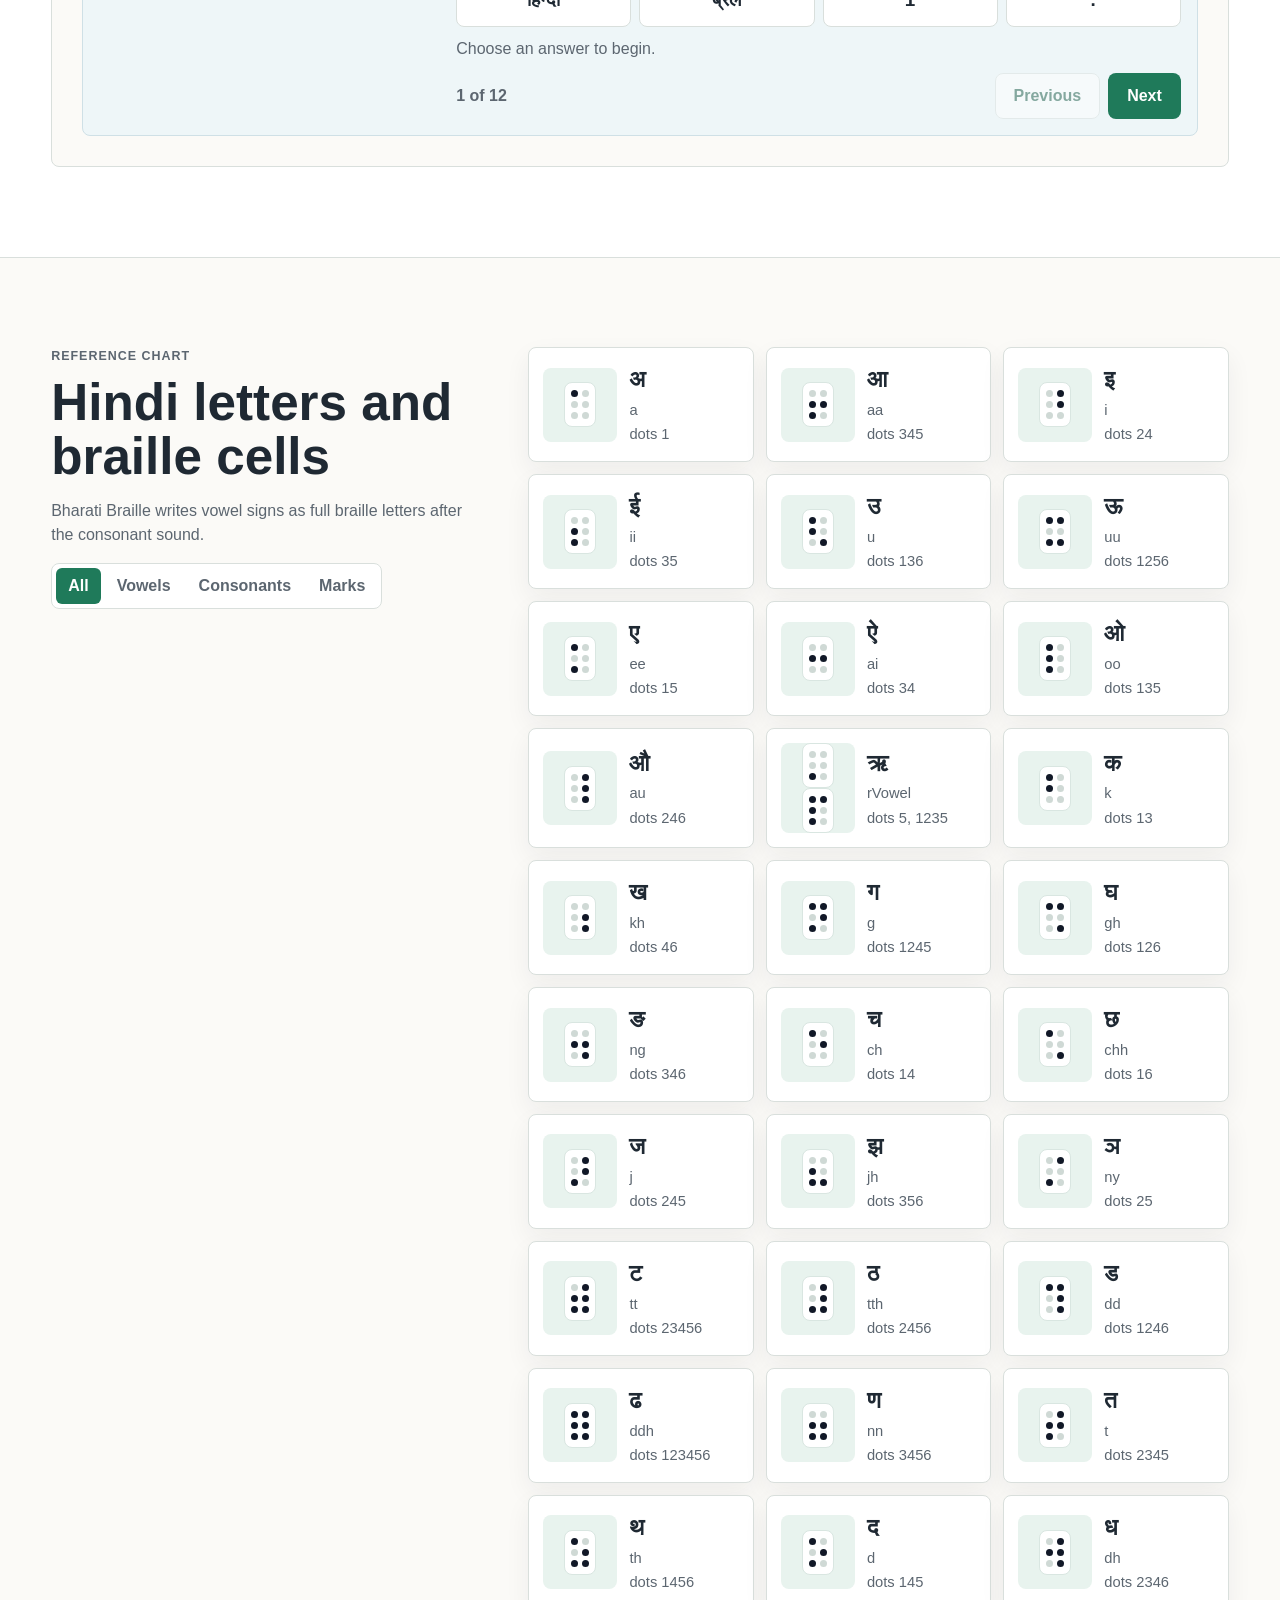
<file: hindi.html>
<!doctype html><html lang="en"><head><meta charset="utf-8"><meta name="viewport" content="width=device-width, initial-scale=1"><title>Hindi Braille by Sight</title><link rel="stylesheet" href="style.css"></head><body data-course="hindi"><header class="site-header"><a class="brand" href="index.html"><span class="brand-mark" data-braille-render="⠓" aria-hidden="true"></span><span id="brandName">Hindi Braille by Sight</span></a><nav aria-label="Primary"><a href="index.html#languages">All languages</a><a href="#lessons">Lessons</a><a href="#chart">Chart</a><a href="#sandbox">Sandbox</a></nav></header><main id="top"><section class="hero" aria-labelledby="hero-title"><div class="hero-art" aria-hidden="true"><div class="braille-ribbon" data-braille-render="⠓ ⠊ ⠝ ⠙ ⠊"></div></div><div class="hero-copy"><p class="eyebrow" id="courseEyebrow">Bharati Braille starter course</p><h1 id="hero-title">Learn Hindi Braille by seeing</h1><p id="heroCopy"></p></div></section><section class="intro band" aria-labelledby="path-title"><div><h2 id="path-title">Suggested path</h2><p id="pathCopy"></p></div><div class="stats" aria-label="Course summary"><span><strong>8</strong> lessons</span><span><strong>6-dot</strong> cells</span><span><strong>Grade 1</strong> starter</span></div></section><section id="series" class="section"><div class="section-heading"><p class="eyebrow">Lesson series</p><h2>Build recognition in small lessons</h2></div><div class="lesson-grid" id="lessonGrid"></div></section><section id="lessons" class="section lesson-detail-section"><div class="section-heading"><p class="eyebrow">Full lessons</p><h2>Lessons</h2><p id="lessonCopy"></p></div><div class="lesson-detail-list" id="lessonDetails"></div></section><div class="modal-backdrop" id="summaryModal" hidden><section class="summary-modal" role="dialog" aria-modal="true" aria-labelledby="summaryTitle"><div class="summary-modal-header"><div><p class="eyebrow">Lesson summary</p><h2 id="summaryTitle">Lesson summary</h2></div><button class="icon-button" type="button" id="closeSummary" aria-label="Close lesson summary">×</button></div><div class="summary-modal-body" id="summaryBody"></div></section></div><section id="chart" class="section split"><div class="section-heading sticky-copy"><p class="eyebrow">Reference chart</p><h2 id="chartTitle">Hindi letters and braille cells</h2><p id="chartCopy"></p><div class="segmented" role="tablist" aria-label="Chart groups"><button class="active" type="button" data-chart-filter="all">All</button><button type="button" data-chart-filter="vowel">Vowels</button><button type="button" data-chart-filter="consonant">Consonants</button><button type="button" data-chart-filter="mark">Marks</button></div></div><div class="chart-panel"><div class="chart-grid" id="chartGrid"></div></div></section><section id="sandbox" class="section split reverse"><div class="sandbox-tool"><label for="kannadaInput" id="sandboxLabel">Hindi print</label><textarea id="kannadaInput" rows="6"></textarea><div class="sandbox-output" aria-label="Braille output"><span id="brailleOutput"></span></div></div><div class="section-heading sticky-copy"><p class="eyebrow">Sandbox</p><h2>Explore print-to-braille order</h2><p id="sandboxCopy"></p></div></section></main><footer class="site-footer"><span id="footerName">Hindi Braille by Sight</span><a href="#top">Back to top</a></footer><script src="multi-course.js?v=practice-20260617"></script></body></html>
</file>
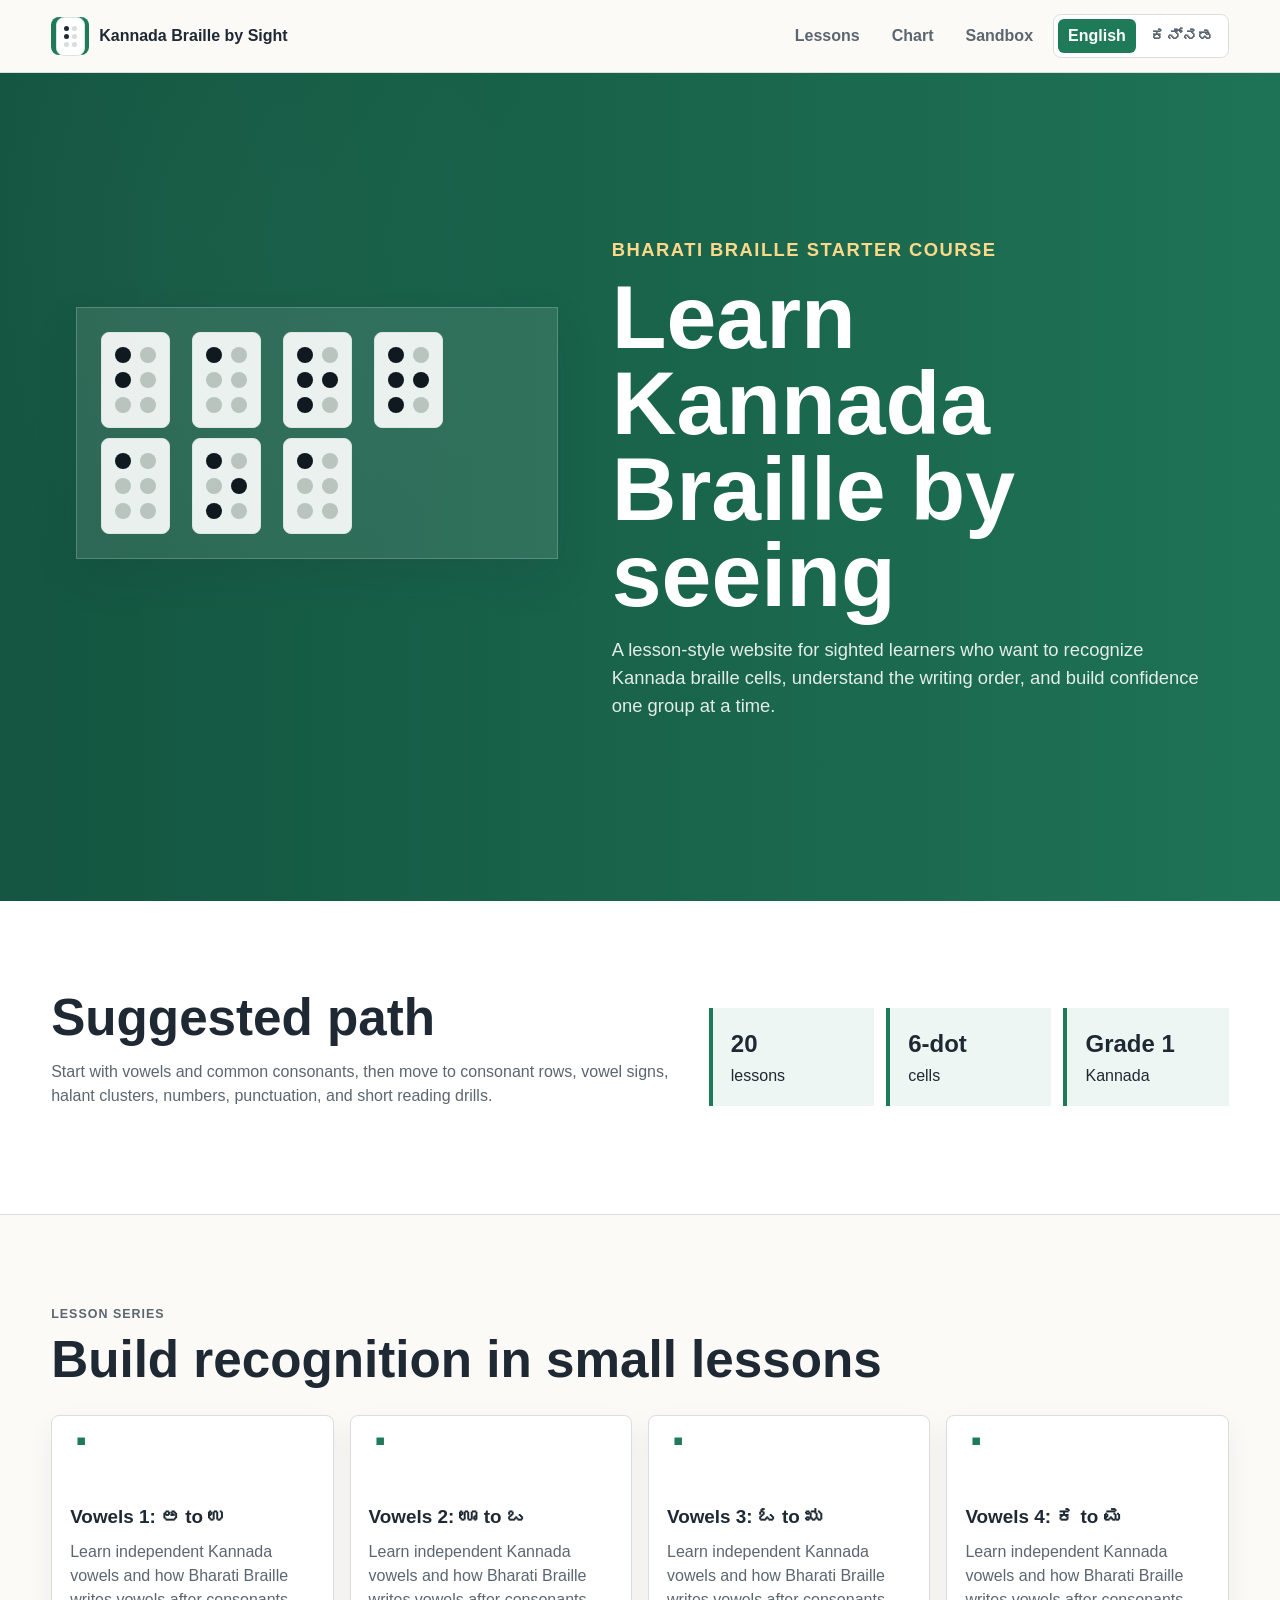
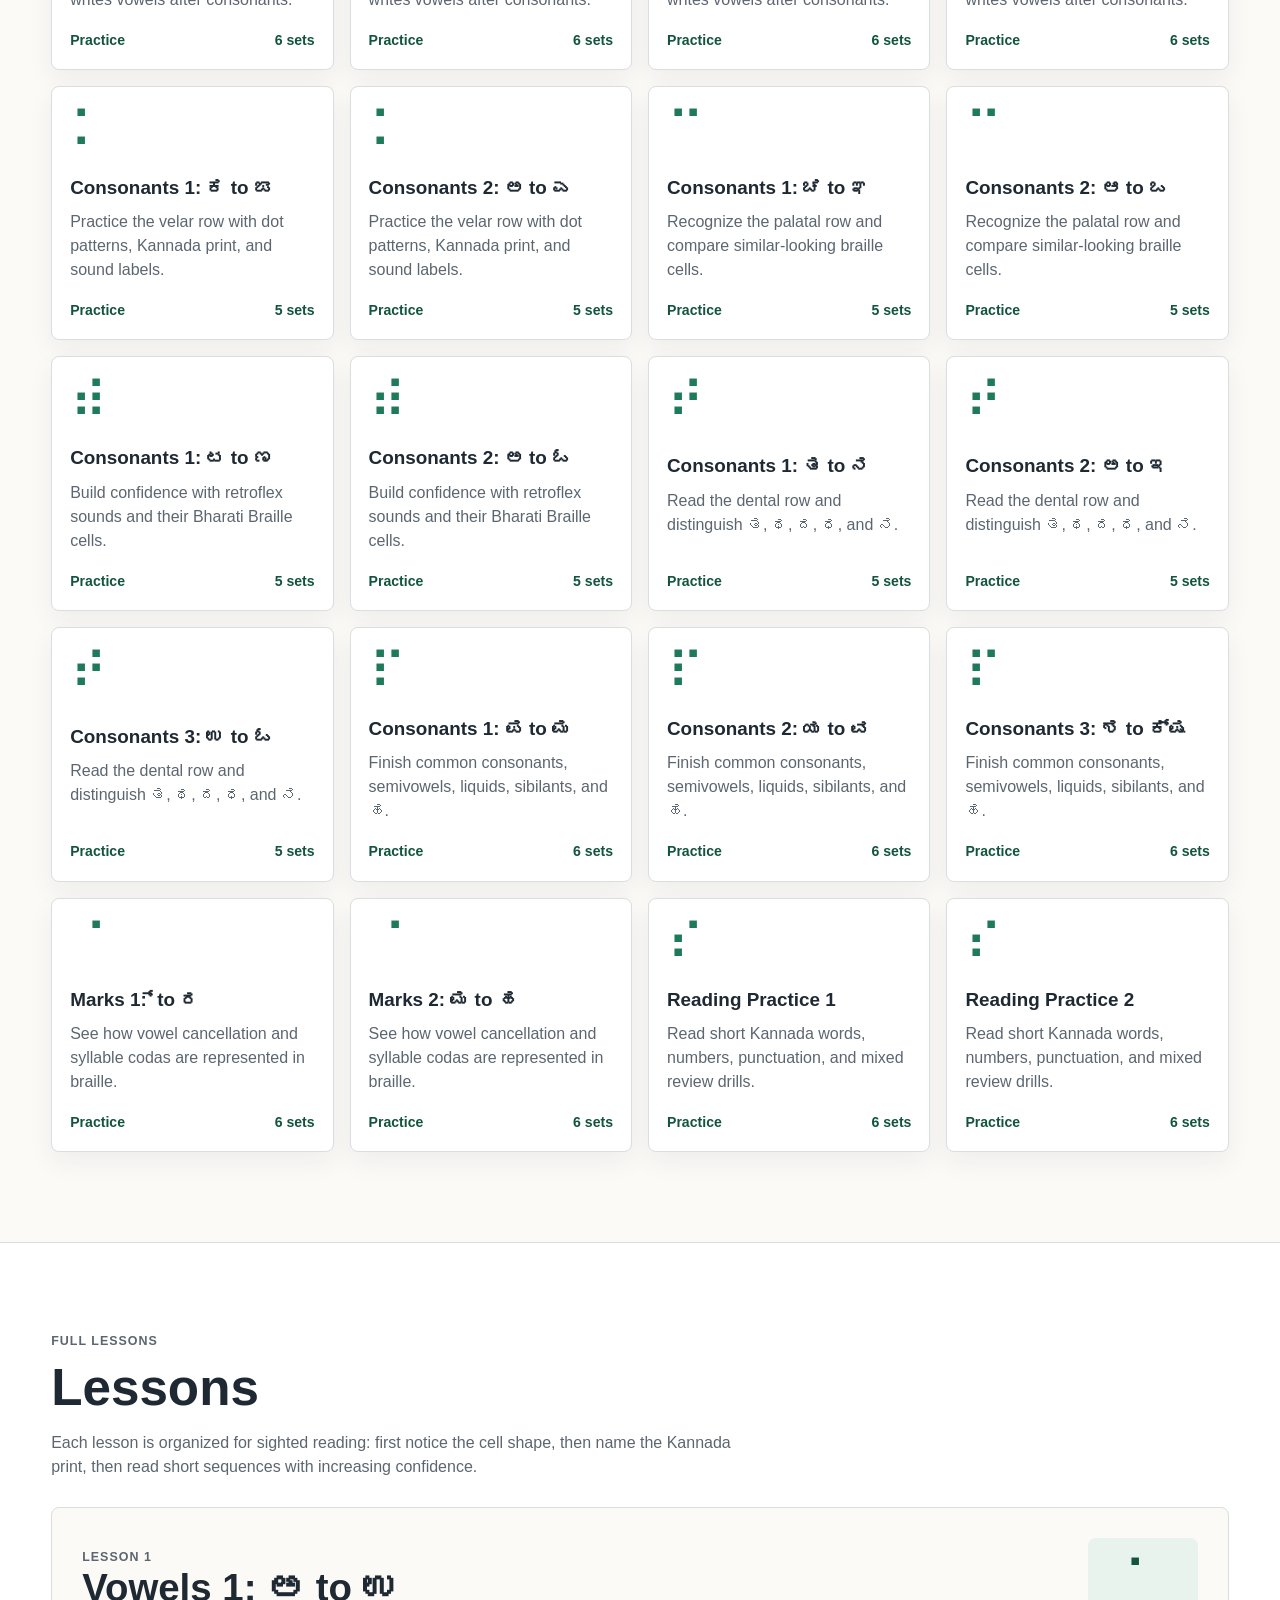
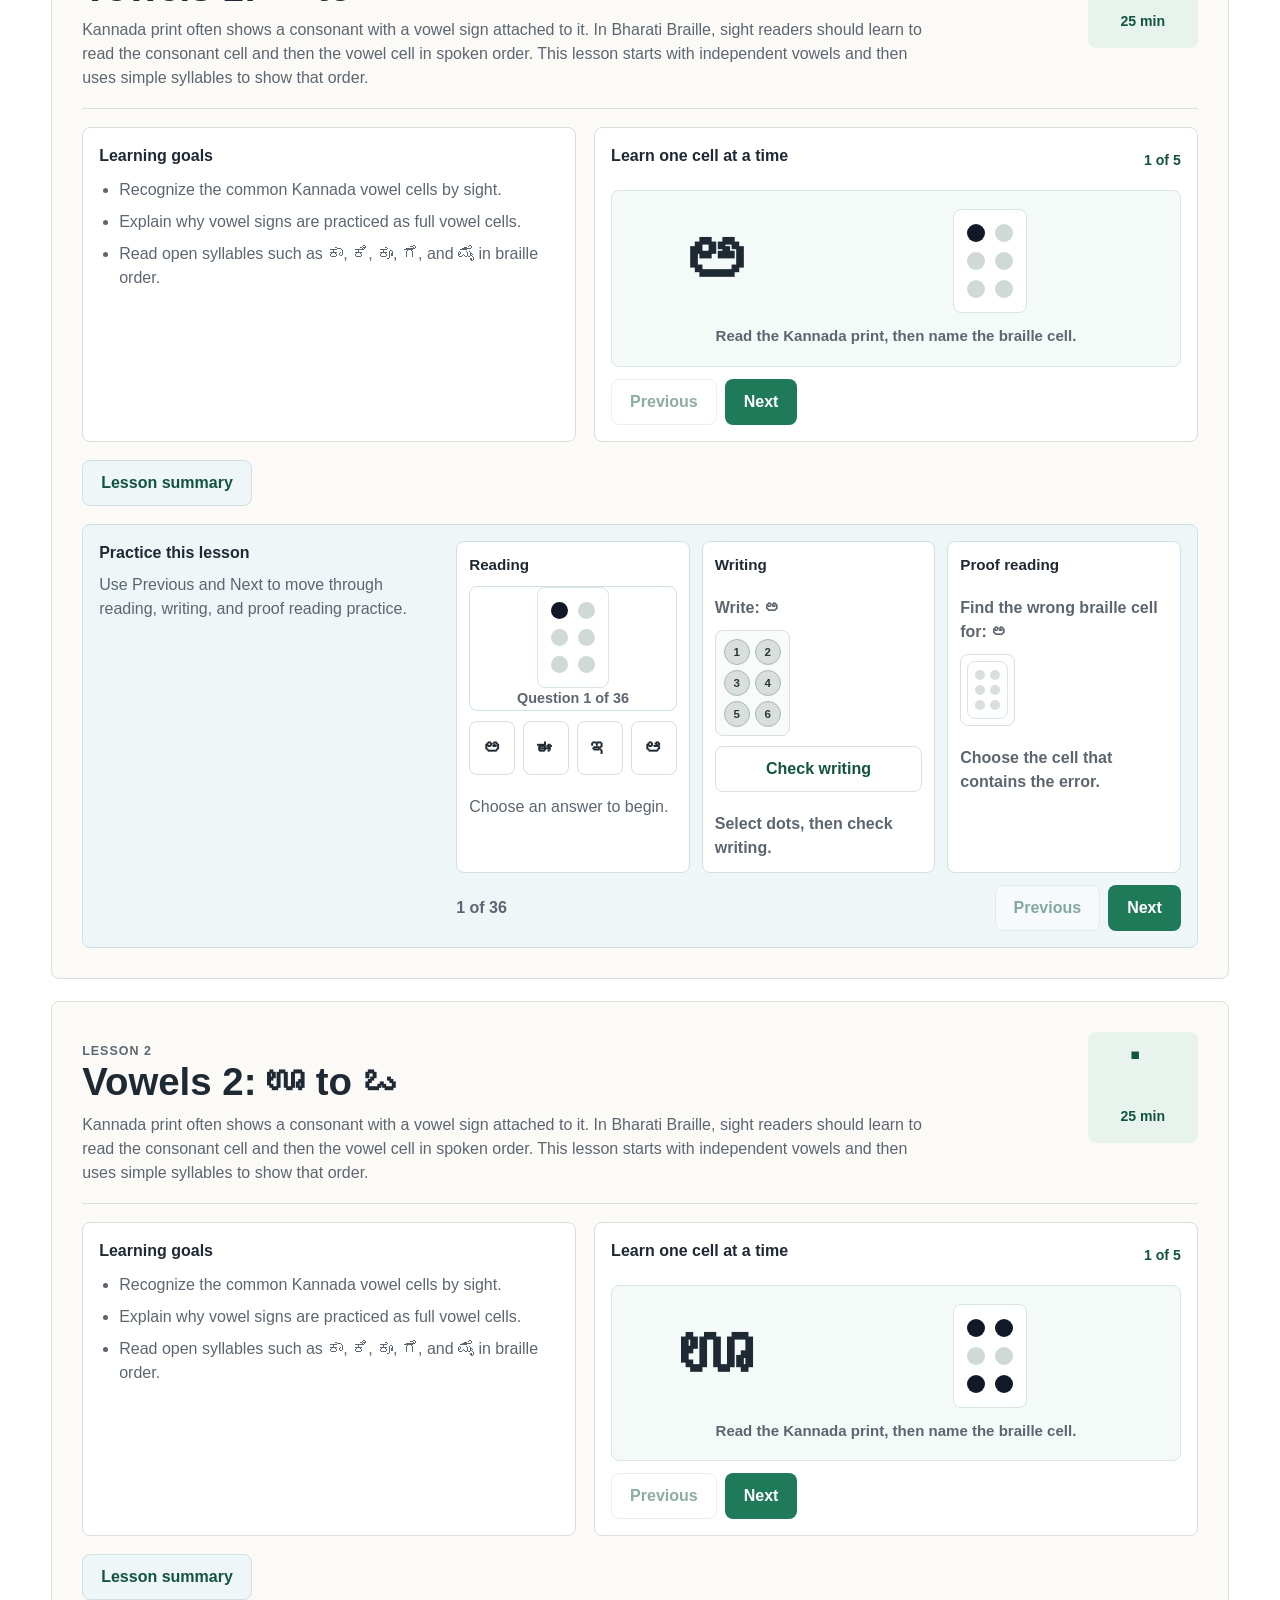
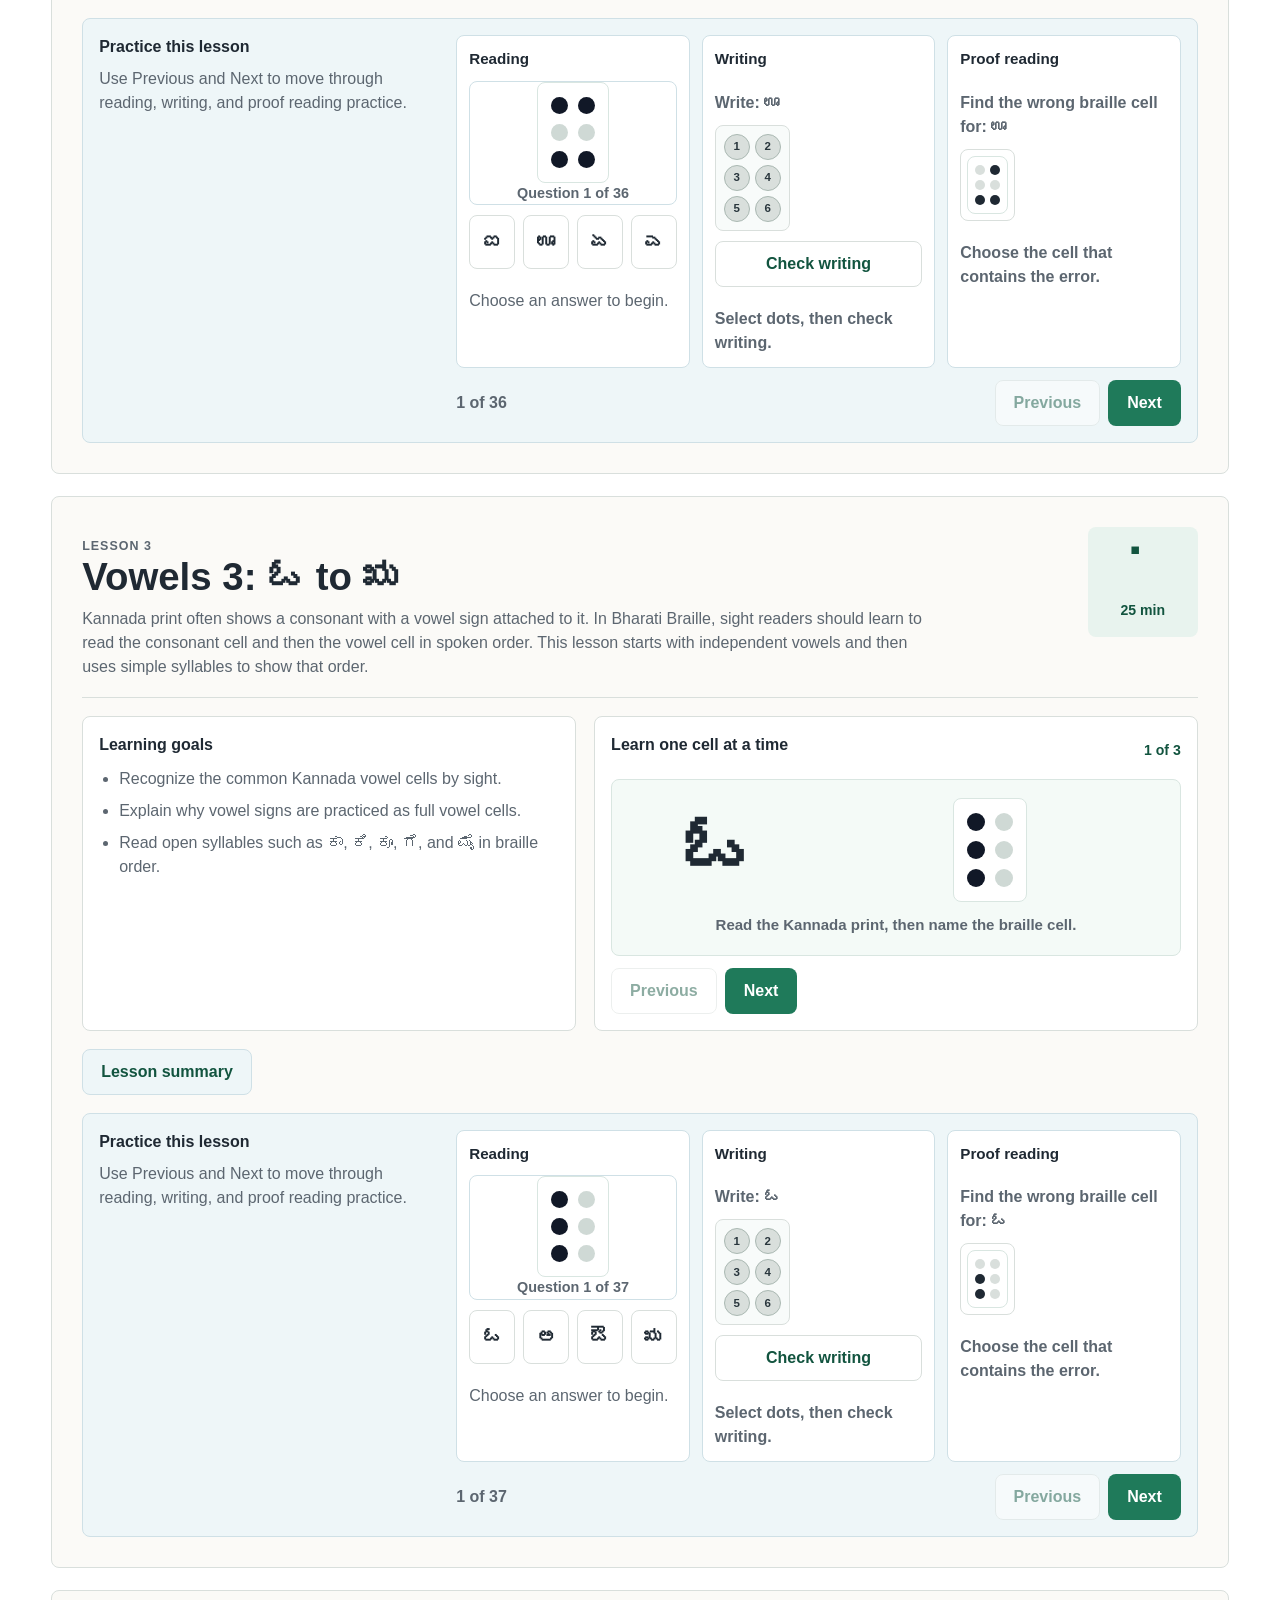
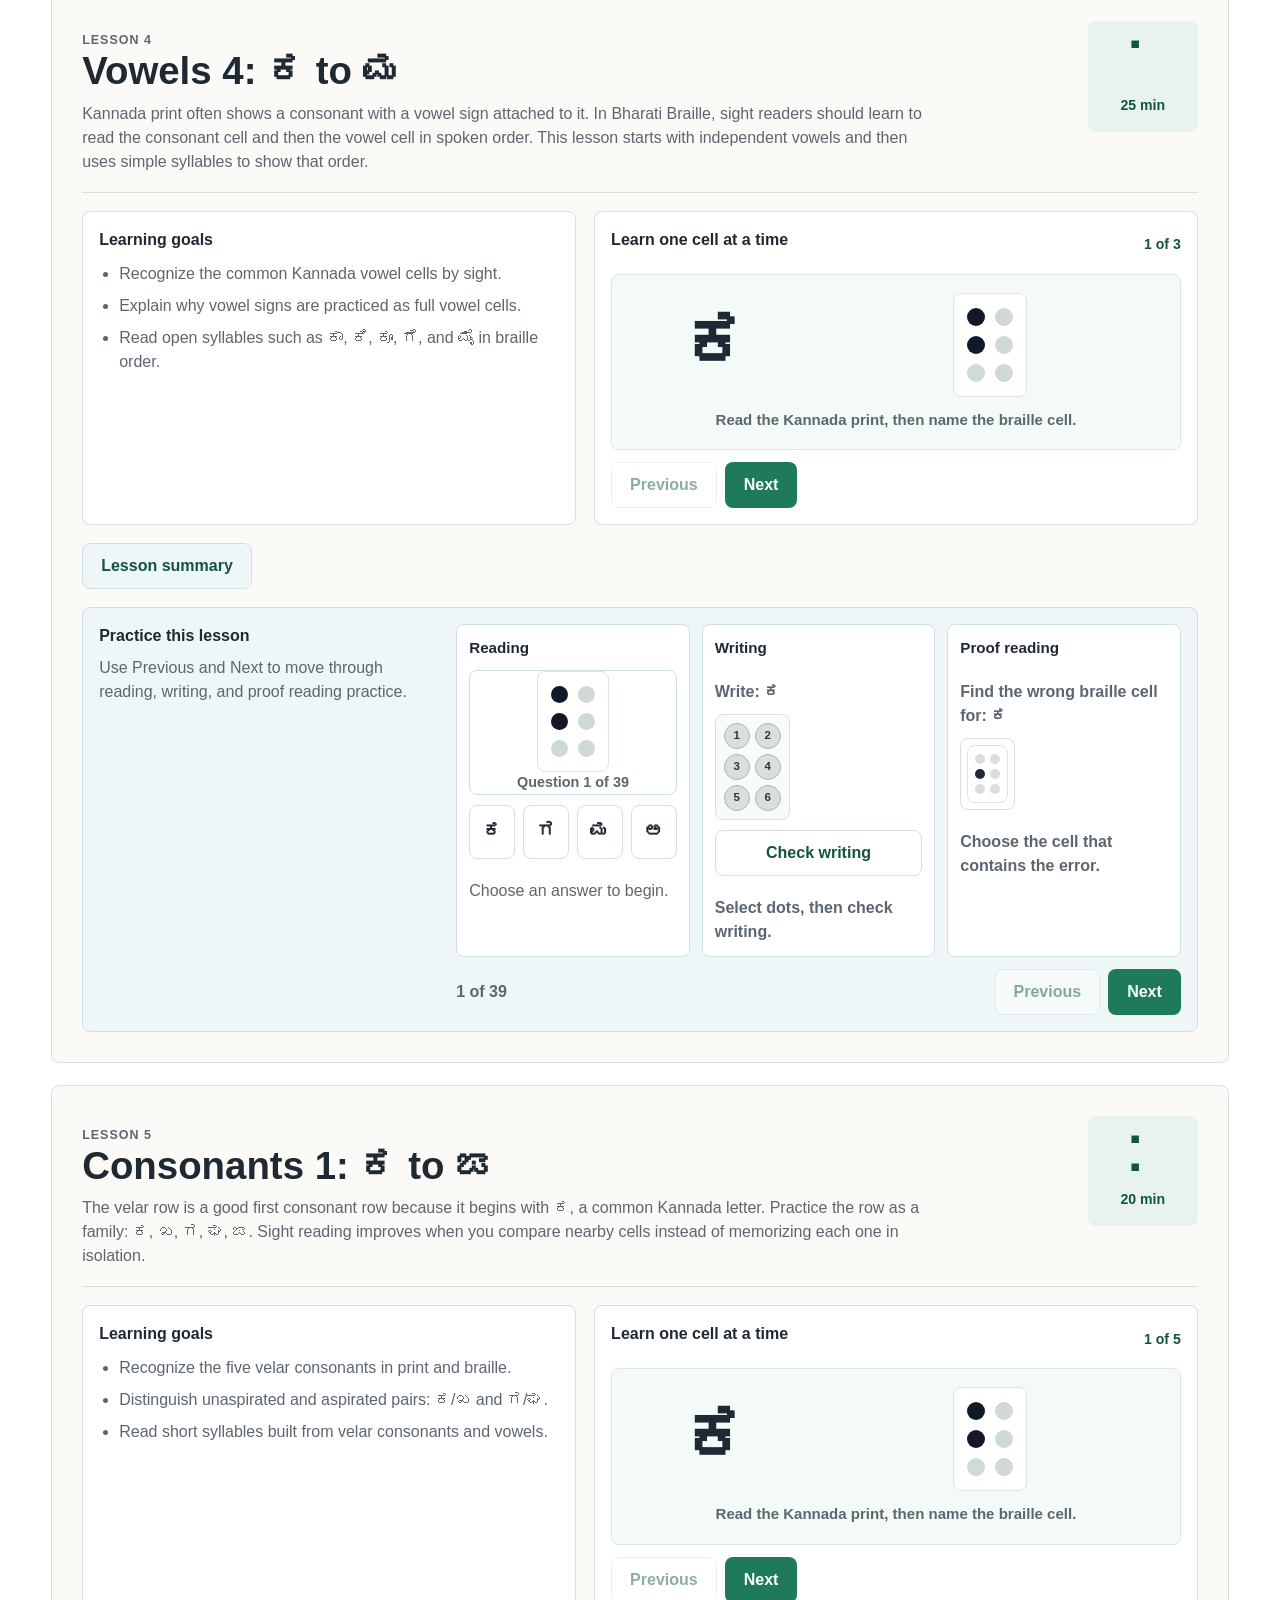
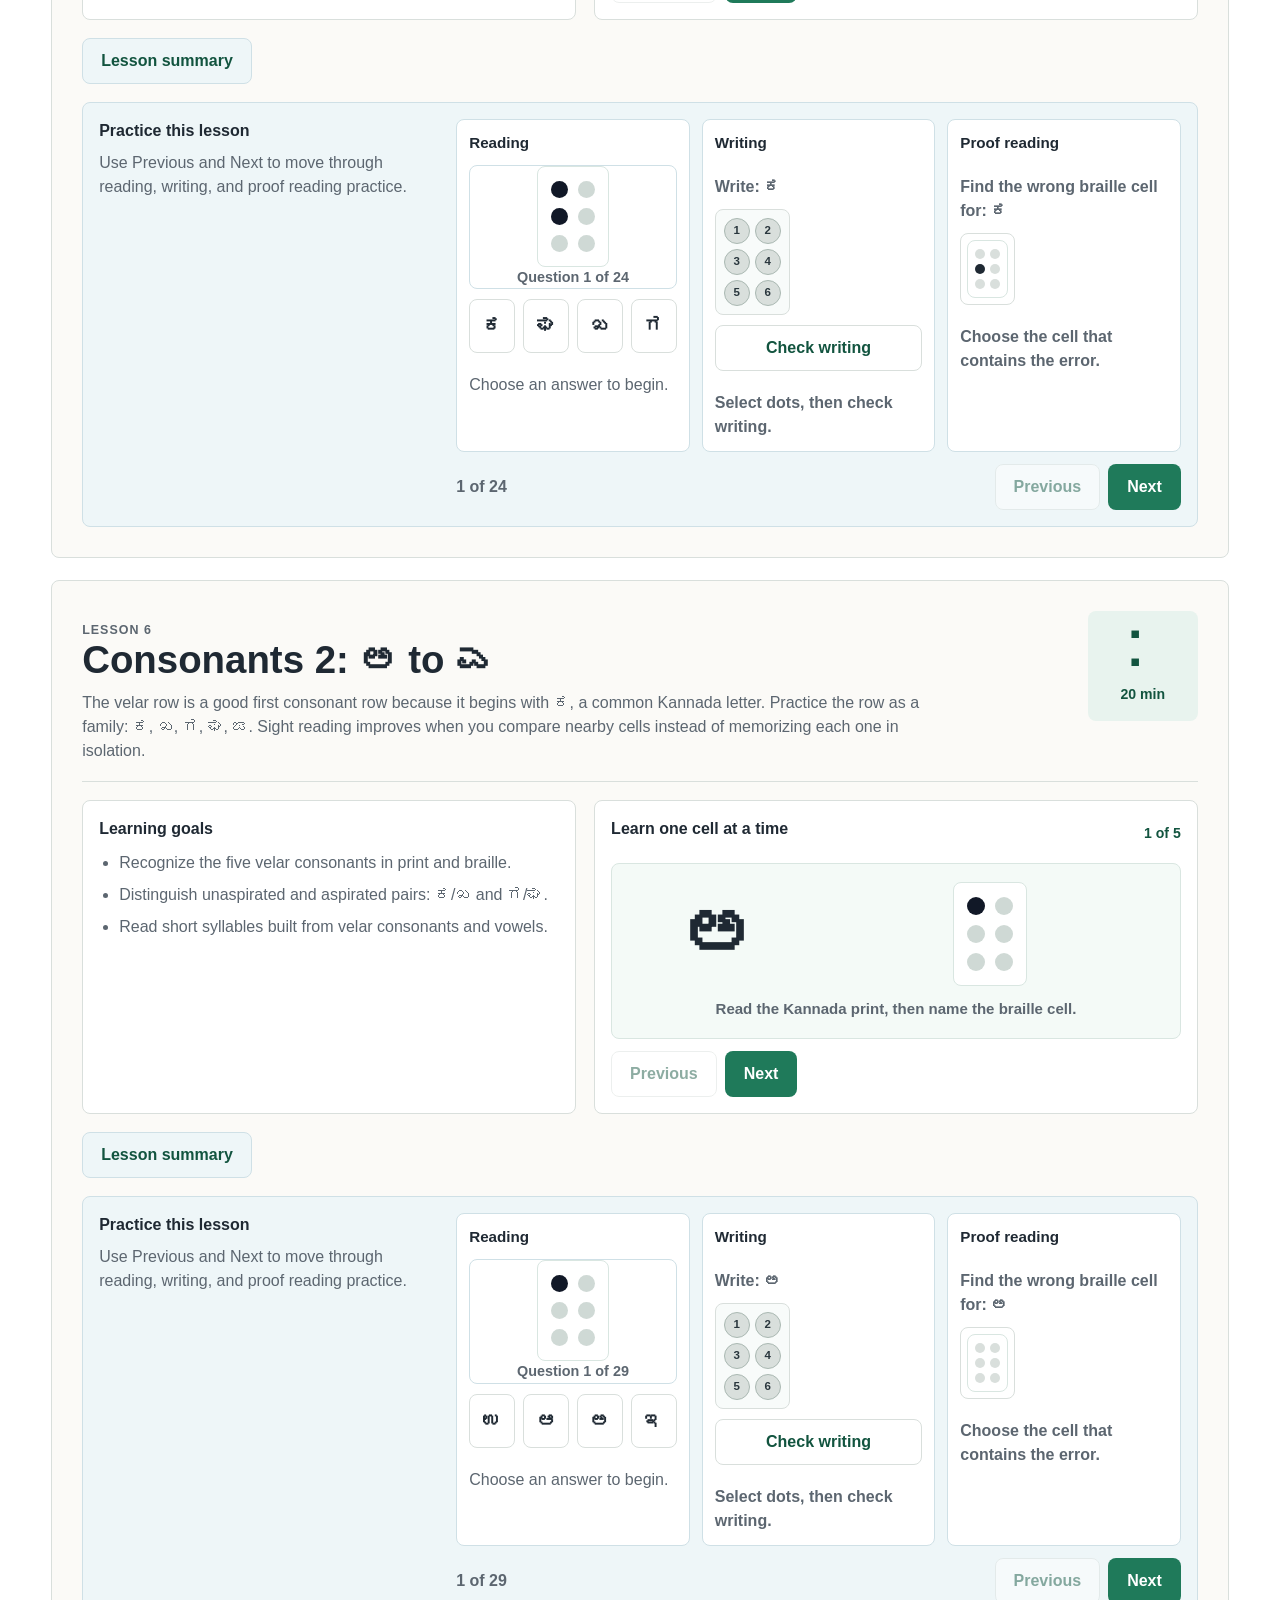
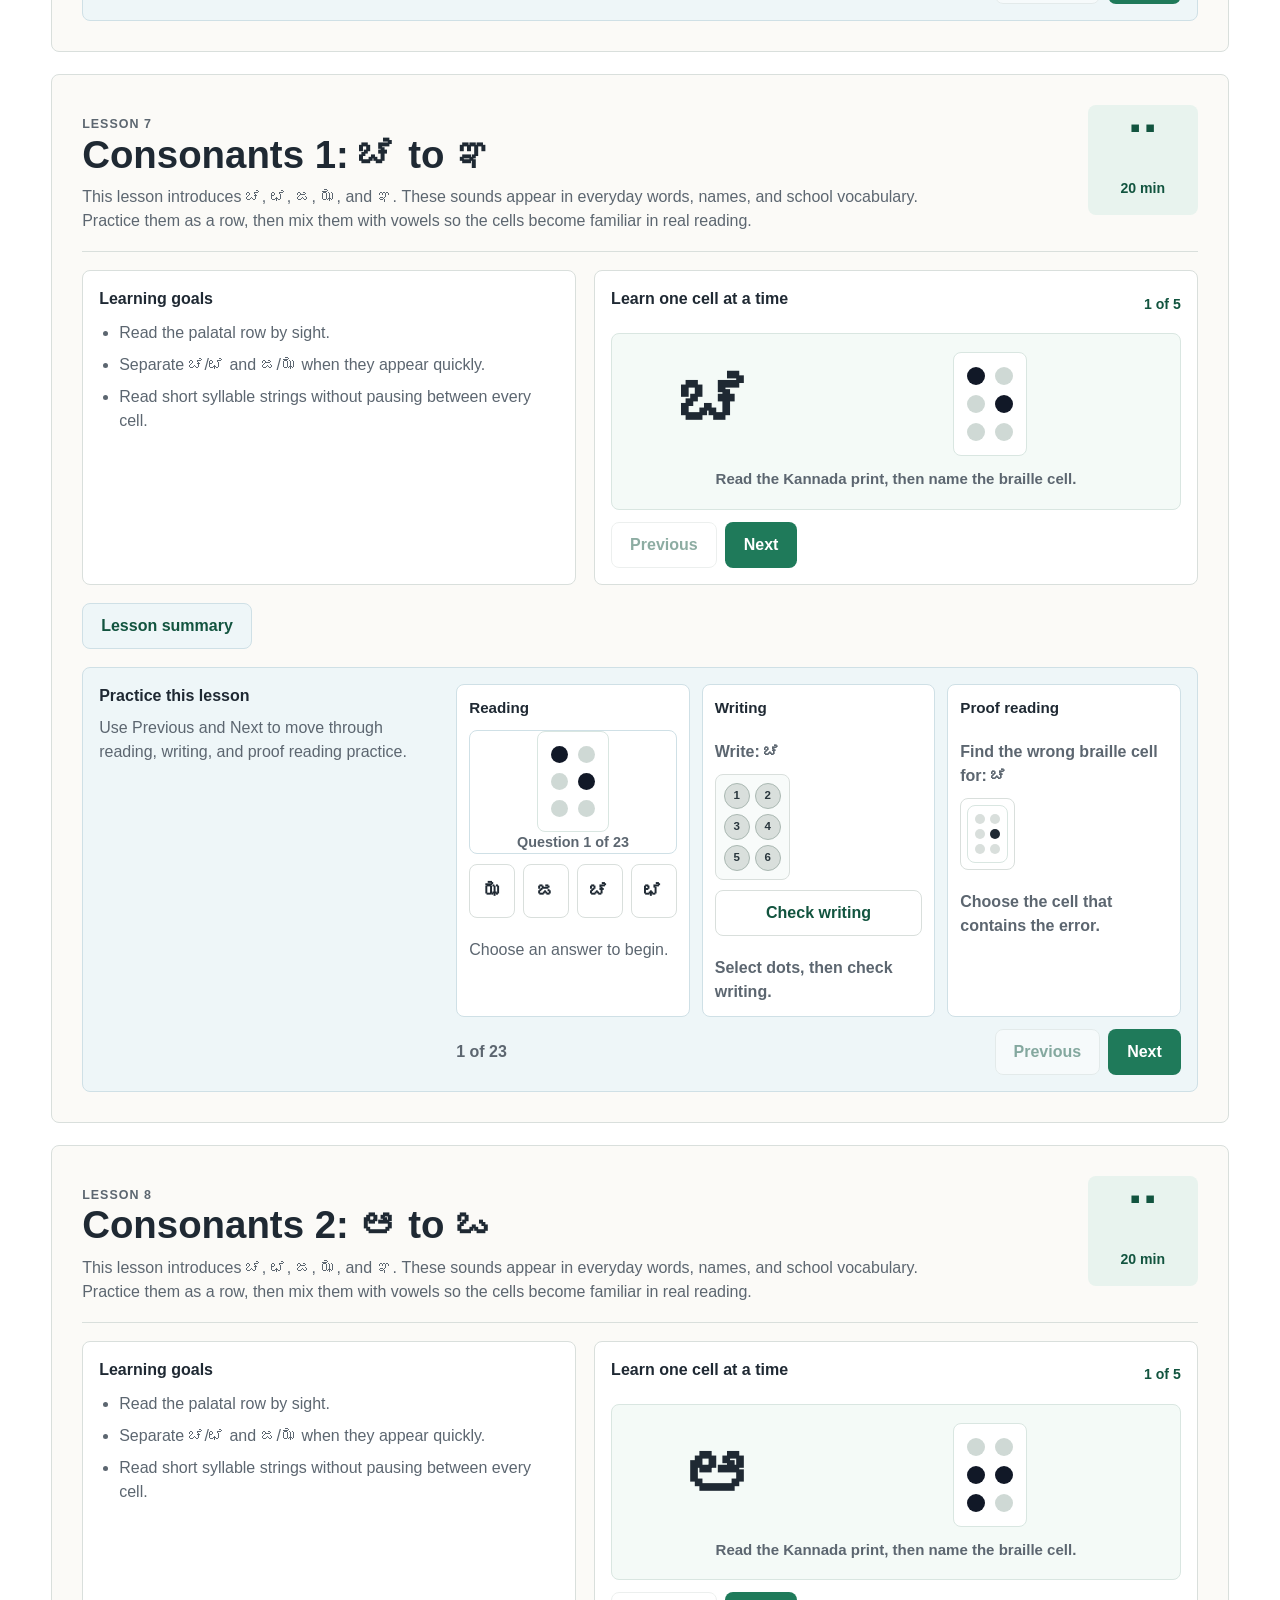
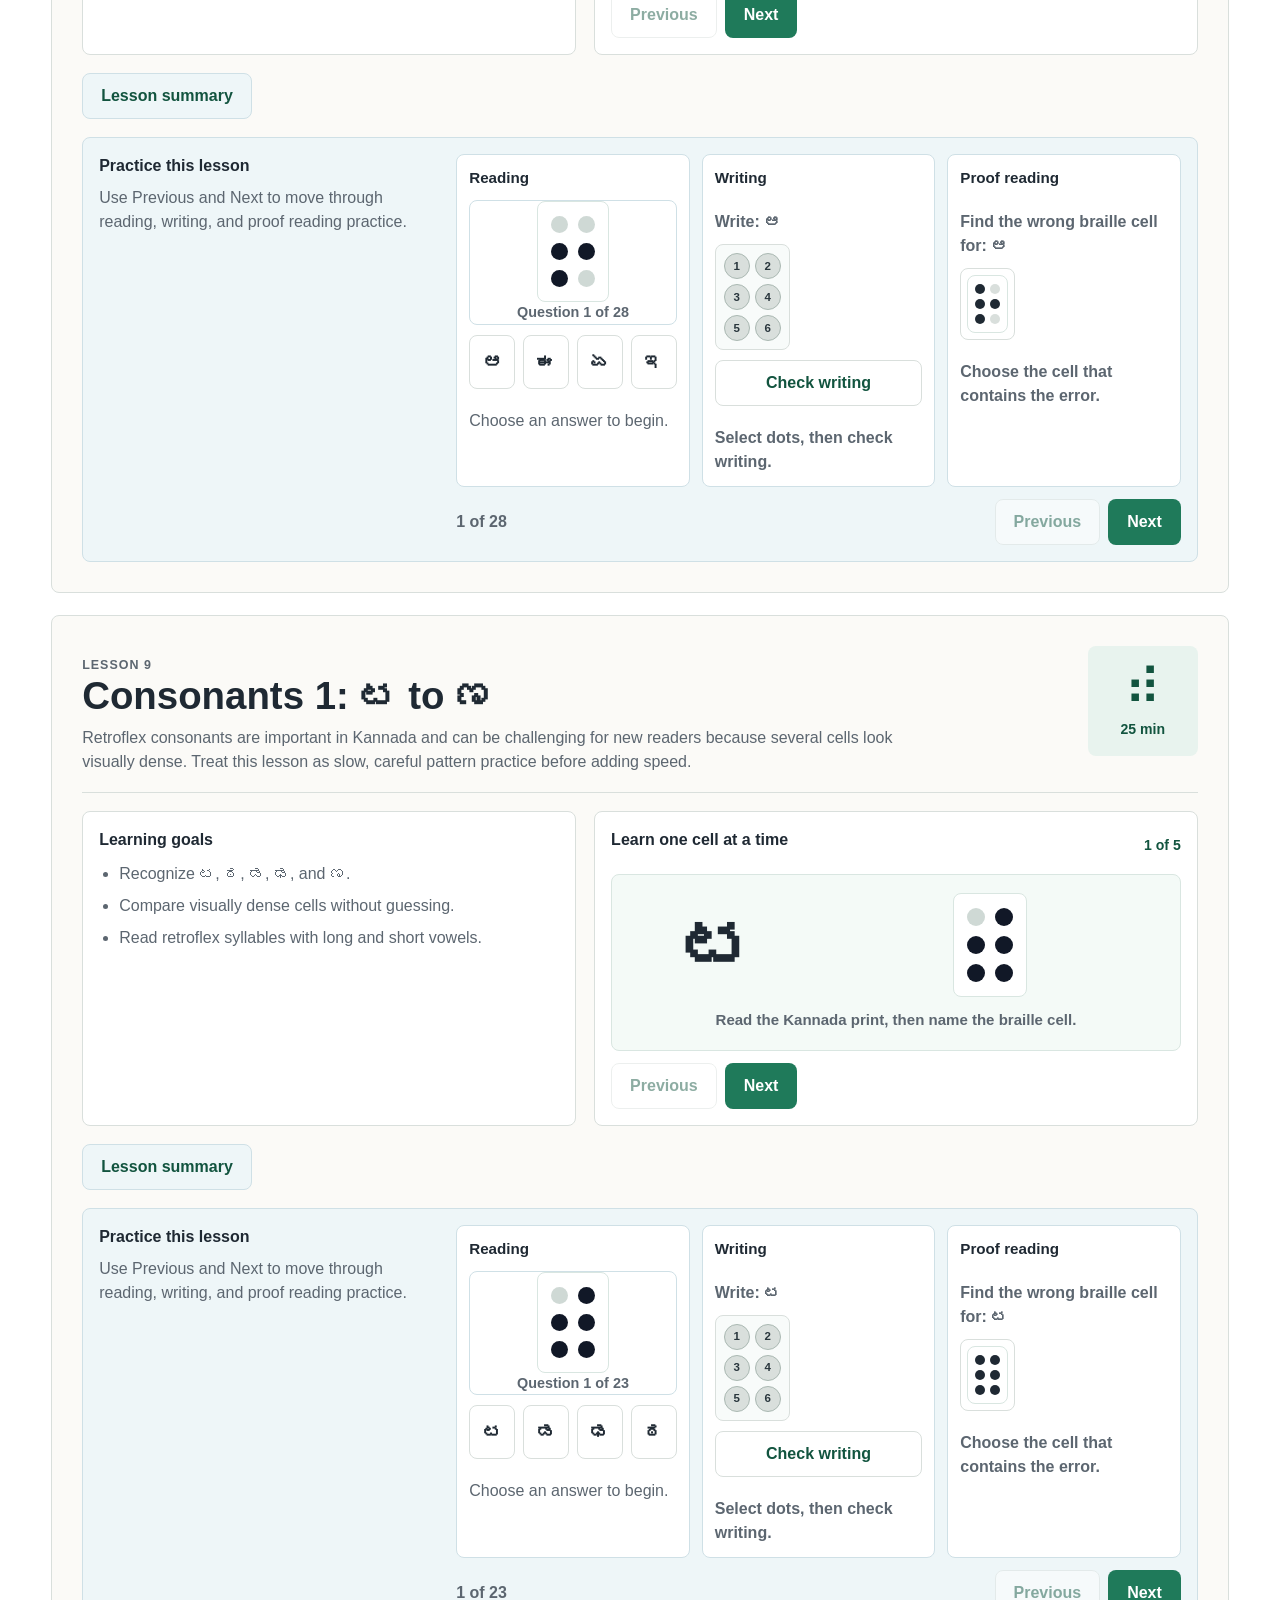
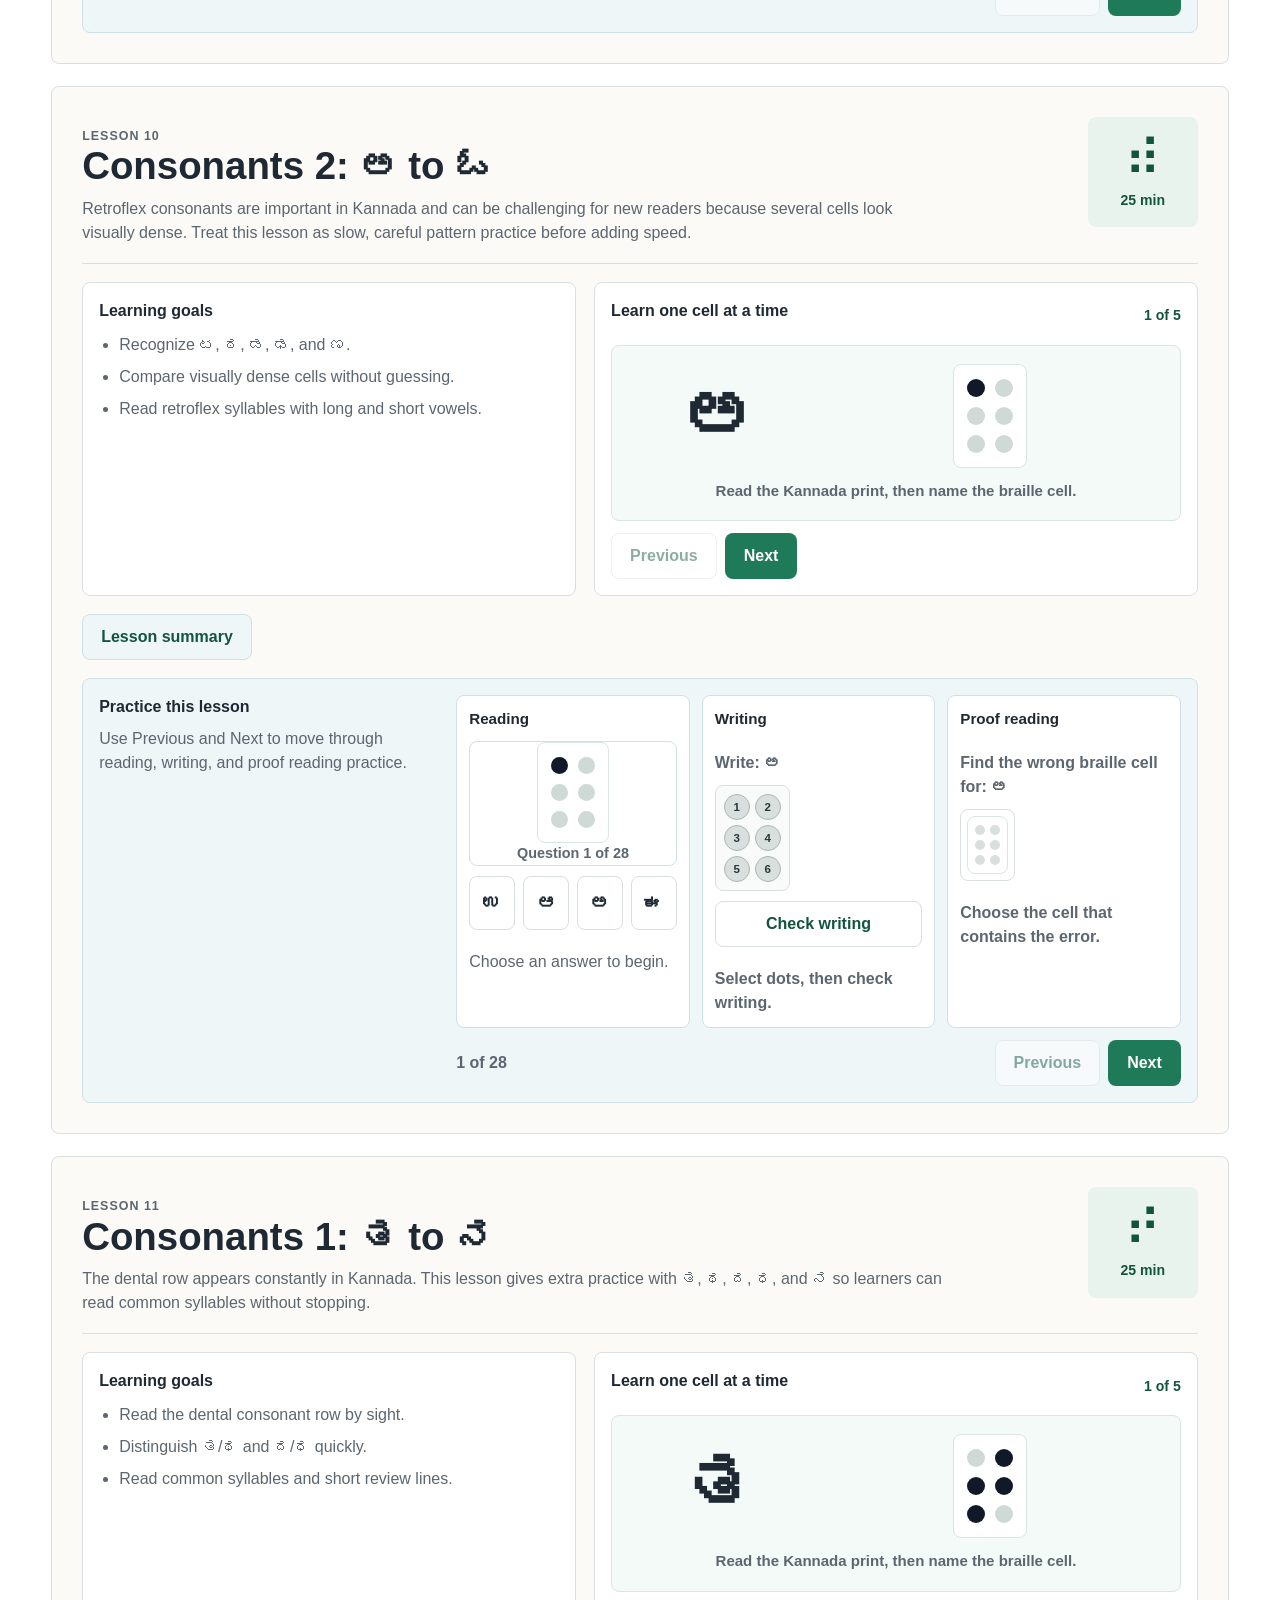
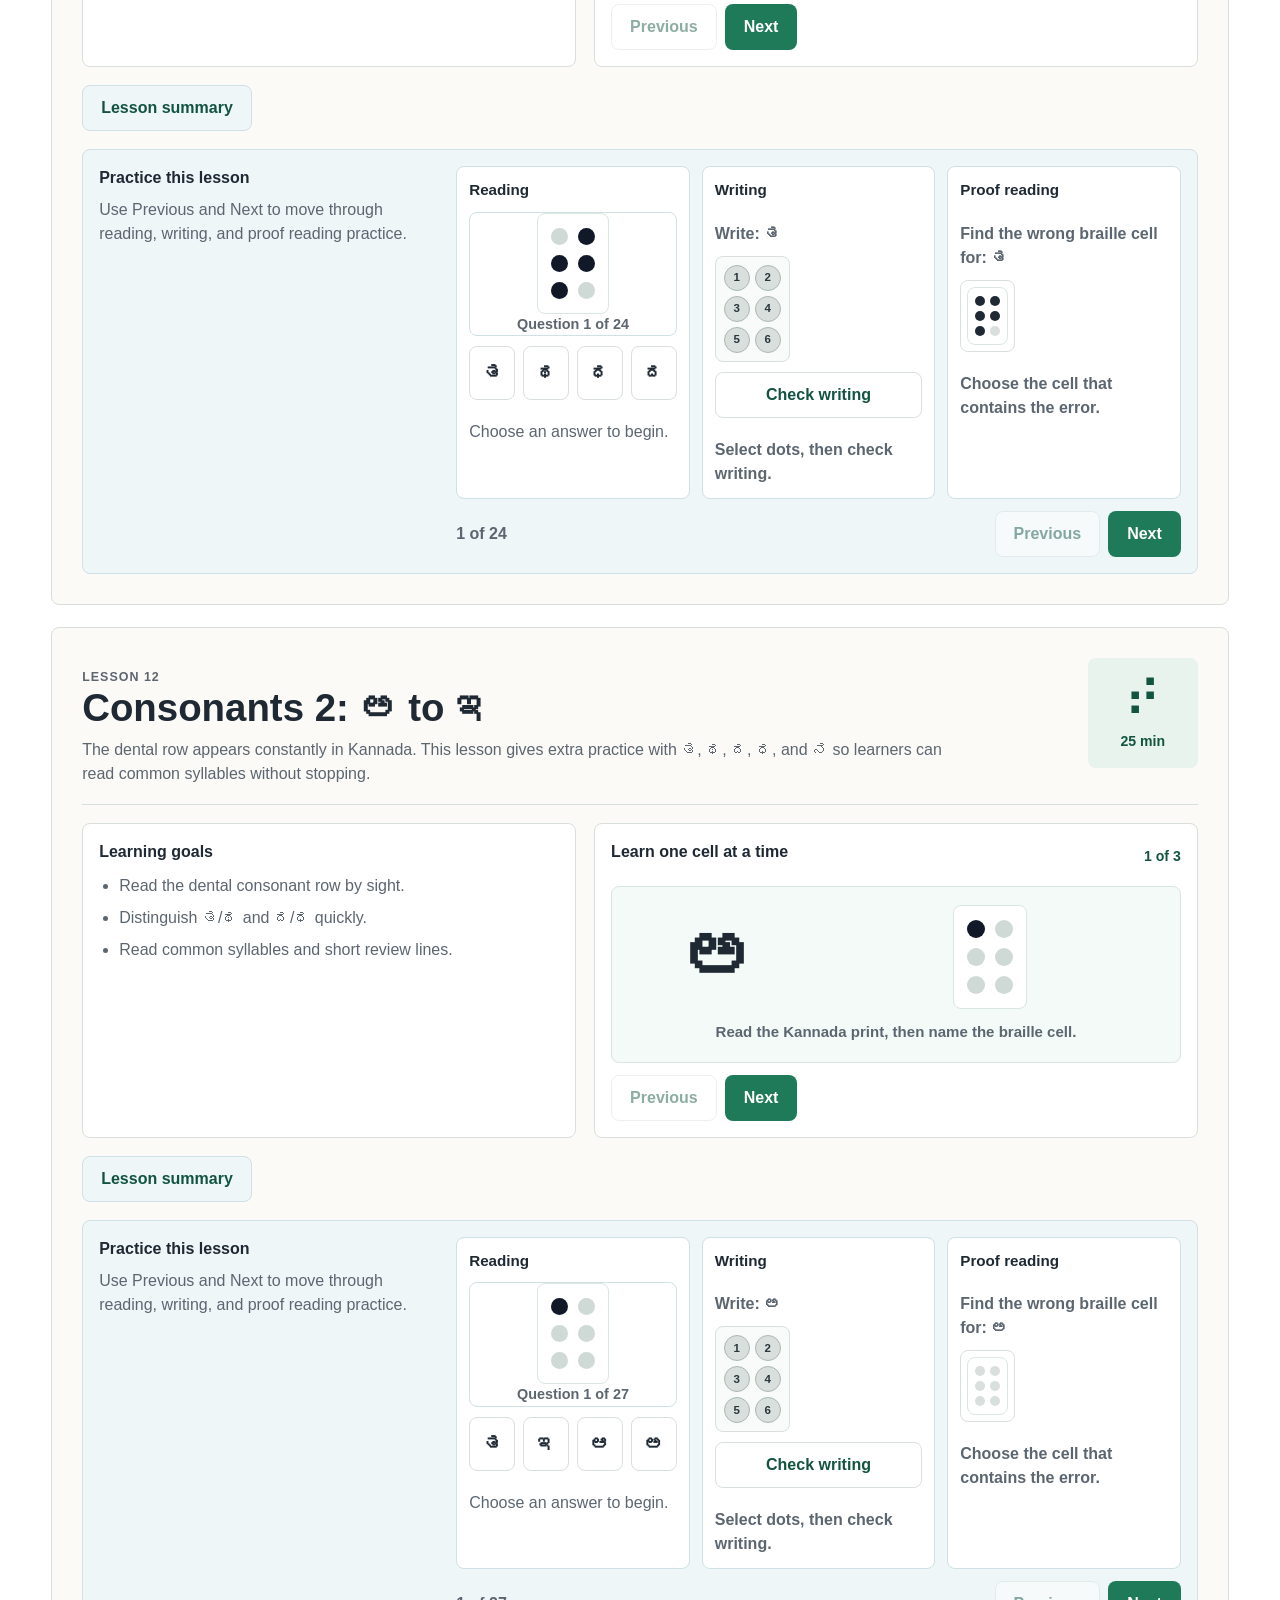
<file: kannada.html>
<!doctype html>
<html lang="en">
  <head>
    <meta charset="utf-8">
    <meta name="viewport" content="width=device-width, initial-scale=1">
    <title>Kannada Braille by Sight</title>
    <meta
      name="description"
      content="A sight-reading course prototype for learning Kannada Bharati Braille through lessons, charts, and practice."
    >
    <link rel="stylesheet" href="style.css">
  </head>
  <body>
    <header class="site-header">
      <a class="brand" href="#top" aria-label="Kannada Braille by Sight home">
        <span class="brand-mark" data-braille-render="⠅" aria-hidden="true"></span>
        <span>Kannada Braille by Sight</span>
      </a>
      <nav aria-label="Primary">
        <a href="#lessons">Lessons</a>
        <a href="#chart">Chart</a>
        <a href="#sandbox">Sandbox</a>
      </nav>
    </header>

    <main id="top">
      <section class="hero" aria-labelledby="hero-title">
        <div class="hero-art" aria-hidden="true">
          <div class="braille-ribbon" data-braille-render="⠅ ⠁ ⠝ ⠝ ⠁ ⠙ ⠁"></div>
        </div>
        <div class="hero-copy">
          <p class="eyebrow">Bharati Braille starter course</p>
          <h1 id="hero-title">Learn Kannada Braille by seeing</h1>
          <p>
            A lesson-style website for sighted learners who want to recognize Kannada
            braille cells, understand the writing order, and build confidence one group at a time.
          </p>
        </div>
      </section>

      <section class="intro band" aria-labelledby="path-title">
        <div>
          <h2 id="path-title">Suggested path</h2>
          <p>
            Start with vowels and common consonants, then move to consonant rows, vowel signs,
            halant clusters, numbers, punctuation, and short reading drills.
          </p>
        </div>
        <div class="stats" aria-label="Course summary">
          <span><strong>8</strong> lessons</span>
          <span><strong>6-dot</strong> cells</span>
          <span><strong>Grade 1</strong> Kannada</span>
        </div>
      </section>

      <section id="series" class="section" aria-labelledby="series-title">
        <div class="section-heading">
          <p class="eyebrow">Lesson series</p>
          <h2 id="series-title">Build recognition in small lessons</h2>
        </div>
        <div class="lesson-grid" id="lessonGrid"></div>
      </section>

      <section id="lessons" class="section lesson-detail-section" aria-labelledby="lessons-title">
        <div class="section-heading">
          <p class="eyebrow">Full lessons</p>
          <h2 id="lessons-title">Lessons</h2>
          <p>
            Each lesson is organized for sighted reading: first notice the cell shape,
            then name the Kannada print, then read short sequences with increasing confidence.
          </p>
        </div>
      <div class="lesson-detail-list" id="lessonDetails"></div>
      </section>

      <div class="modal-backdrop" id="summaryModal" hidden>
        <section class="summary-modal" role="dialog" aria-modal="true" aria-labelledby="summaryTitle">
          <div class="summary-modal-header">
            <div>
              <p class="eyebrow">Lesson summary</p>
              <h2 id="summaryTitle">Lesson summary</h2>
            </div>
            <button class="icon-button" type="button" id="closeSummary" aria-label="Close lesson summary">×</button>
          </div>
          <div class="summary-modal-body" id="summaryBody"></div>
        </section>
      </div>

      <section id="chart" class="section split" aria-labelledby="chart-title">
        <div class="section-heading sticky-copy">
          <p class="eyebrow">Reference chart</p>
          <h2 id="chart-title">Kannada letters and braille cells</h2>
          <p>
            Bharati Braille writes vowels as full braille letters after the consonant sound.
            For example, a printed vowel sign is learned as a spoken-order braille cell.
          </p>
          <div class="segmented" role="tablist" aria-label="Chart groups">
            <button class="active" type="button" data-chart-filter="all">All</button>
            <button type="button" data-chart-filter="vowel">Vowels</button>
            <button type="button" data-chart-filter="consonant">Consonants</button>
            <button type="button" data-chart-filter="mark">Marks</button>
          </div>
        </div>
        <div class="chart-panel">
          <div class="chart-grid" id="chartGrid"></div>
        </div>
      </section>

      <section id="sandbox" class="section split reverse" aria-labelledby="sandbox-title">
        <div class="sandbox-tool">
          <label for="kannadaInput">Kannada print</label>
          <textarea id="kannadaInput" rows="6">ಕನ್ನಡ ಬ್ರೈಲ್ ಕಲಿಕೆ</textarea>
          <div class="sandbox-output" aria-label="Braille output">
            <span id="brailleOutput"></span>
          </div>
        </div>
        <div class="section-heading sticky-copy">
          <p class="eyebrow">Sandbox</p>
          <h2 id="sandbox-title">Explore print-to-braille order</h2>
          <p>
            Type Kannada text to see a learning-oriented braille rendering. Unknown characters are
            kept as-is so teachers can spot gaps in the starter table.
          </p>
        </div>
      </section>

      <section class="section notes" aria-labelledby="notes-title">
        <h2 id="notes-title">Teacher notes</h2>
        <div class="note-grid">
          <article>
            <h3>What this prototype does</h3>
            <p>
              Presents a complete public-facing course shell, usable chart, random recognition
              practice, and a simple Kannada braille exploration tool.
            </p>
          </article>
          <article>
            <h3>What to verify</h3>
            <p>
              The starter data follows publicly described Kannada/Bharati Braille conventions and
              should be reviewed by a qualified Kannada Braille educator before production use.
            </p>
          </article>
          <article>
            <h3>Source basis</h3>
            <p>
              Structure inspired by Hadley's sight-reading lesson page. Braille conventions are
              based on public Kannada and Bharati Braille references.
            </p>
          </article>
        </div>
      </section>
    </main>

    <footer class="site-footer">
      <span>Kannada Braille by Sight prototype</span>
      <a href="#top">Back to top</a>
    </footer>

    <script src="app.js?v=practice-20260617"></script>
  </body>
</html>
</file>
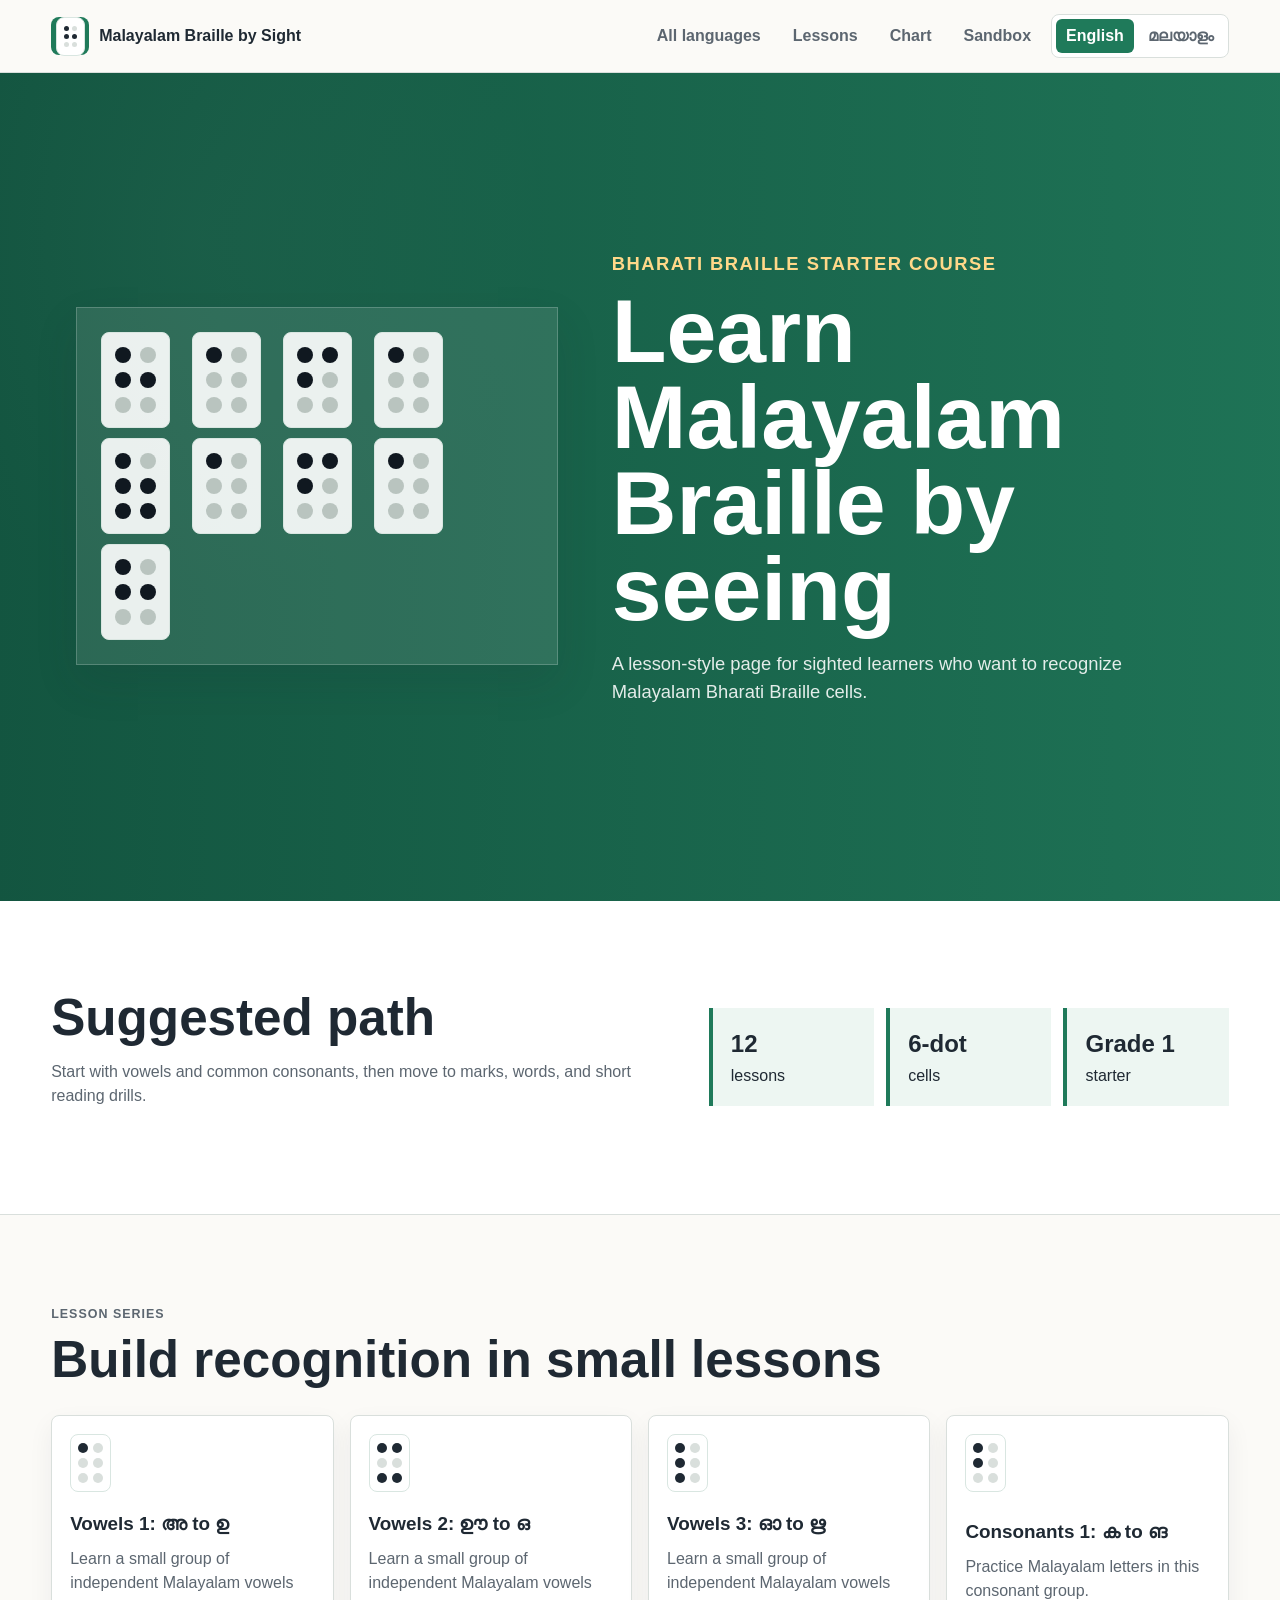
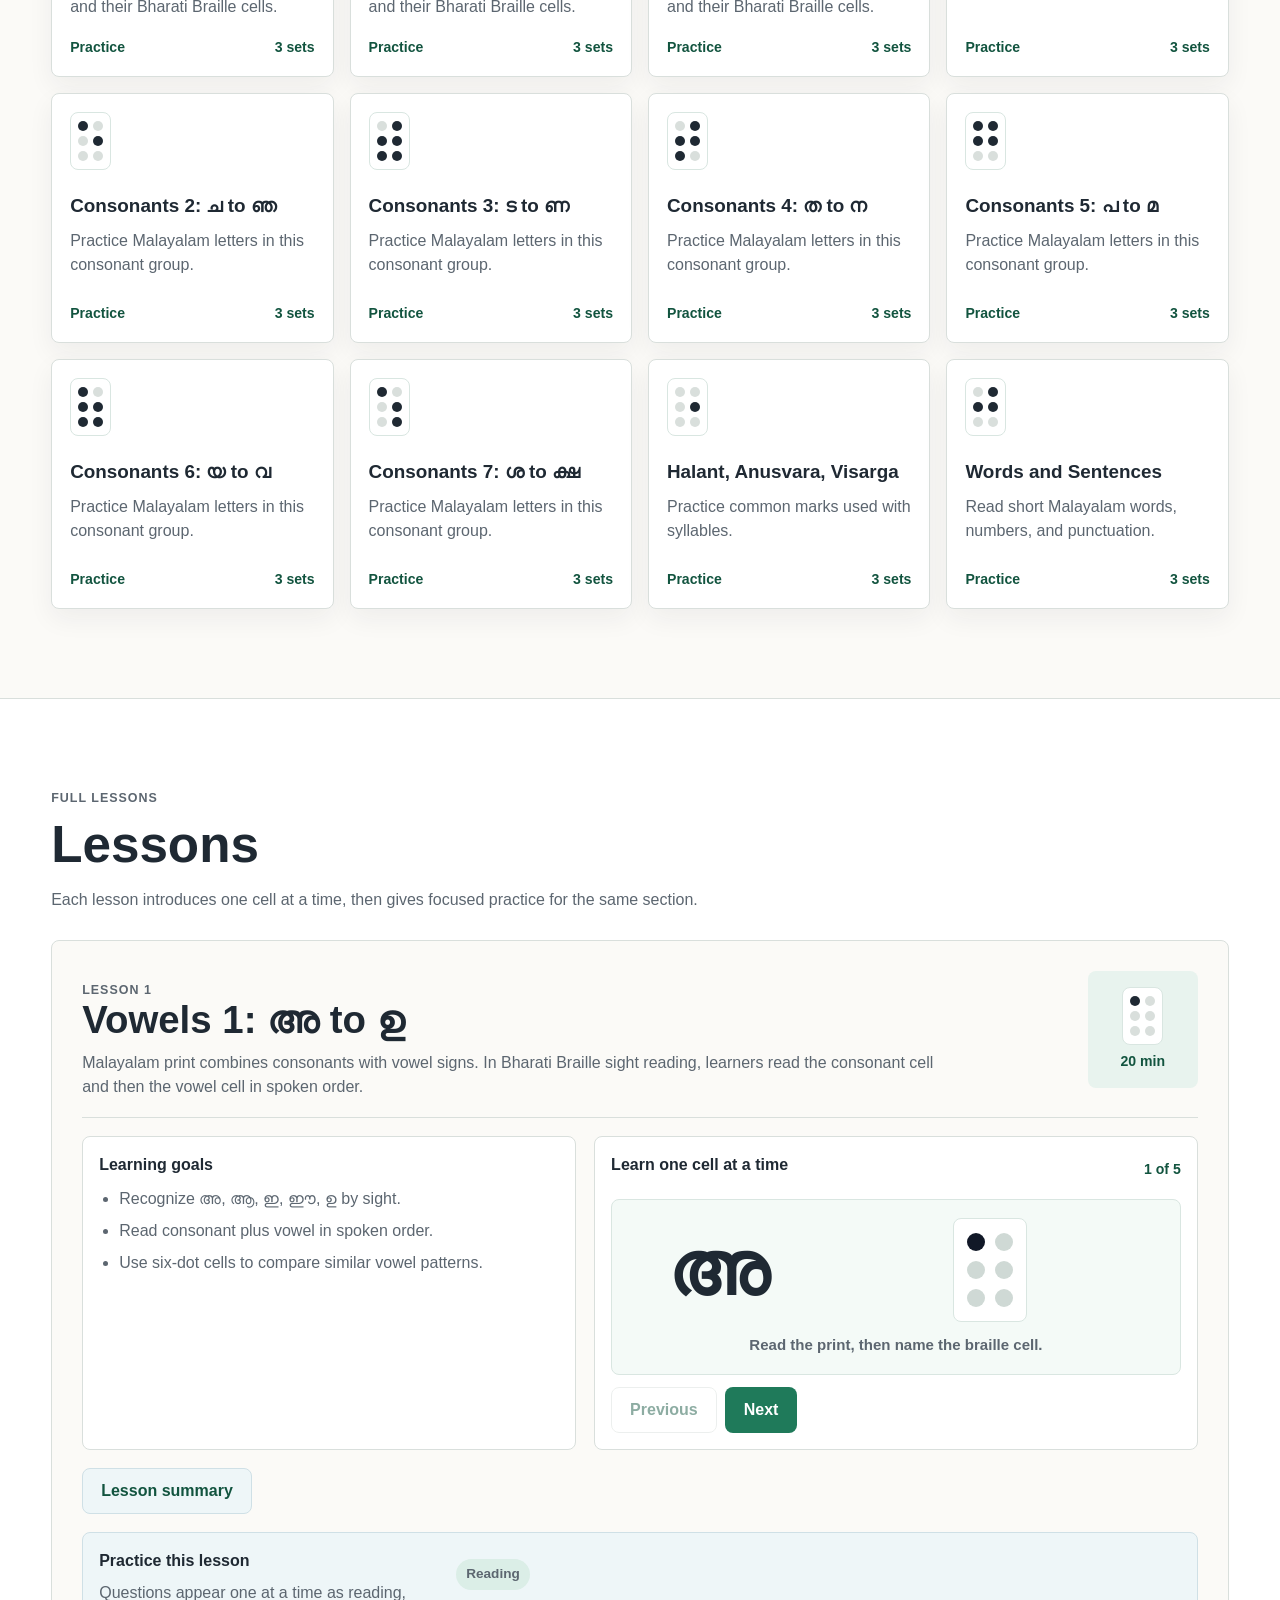
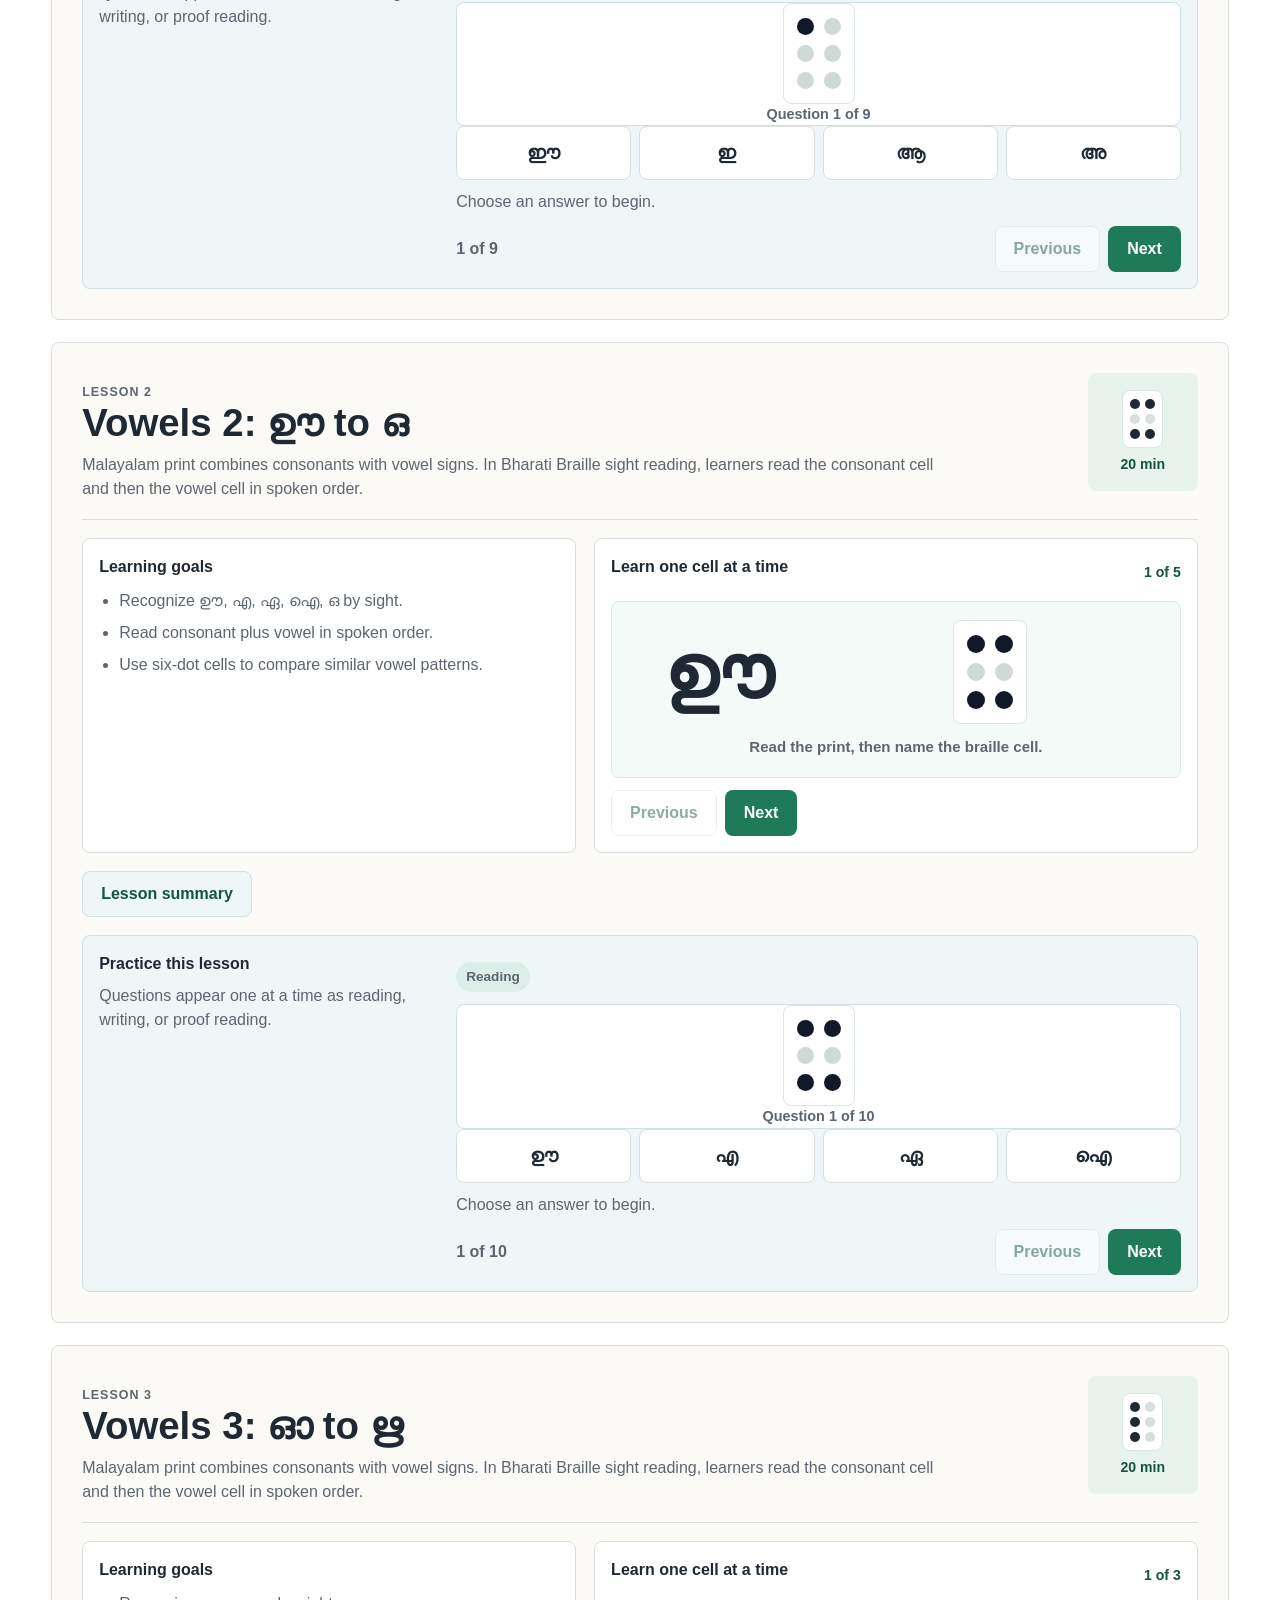
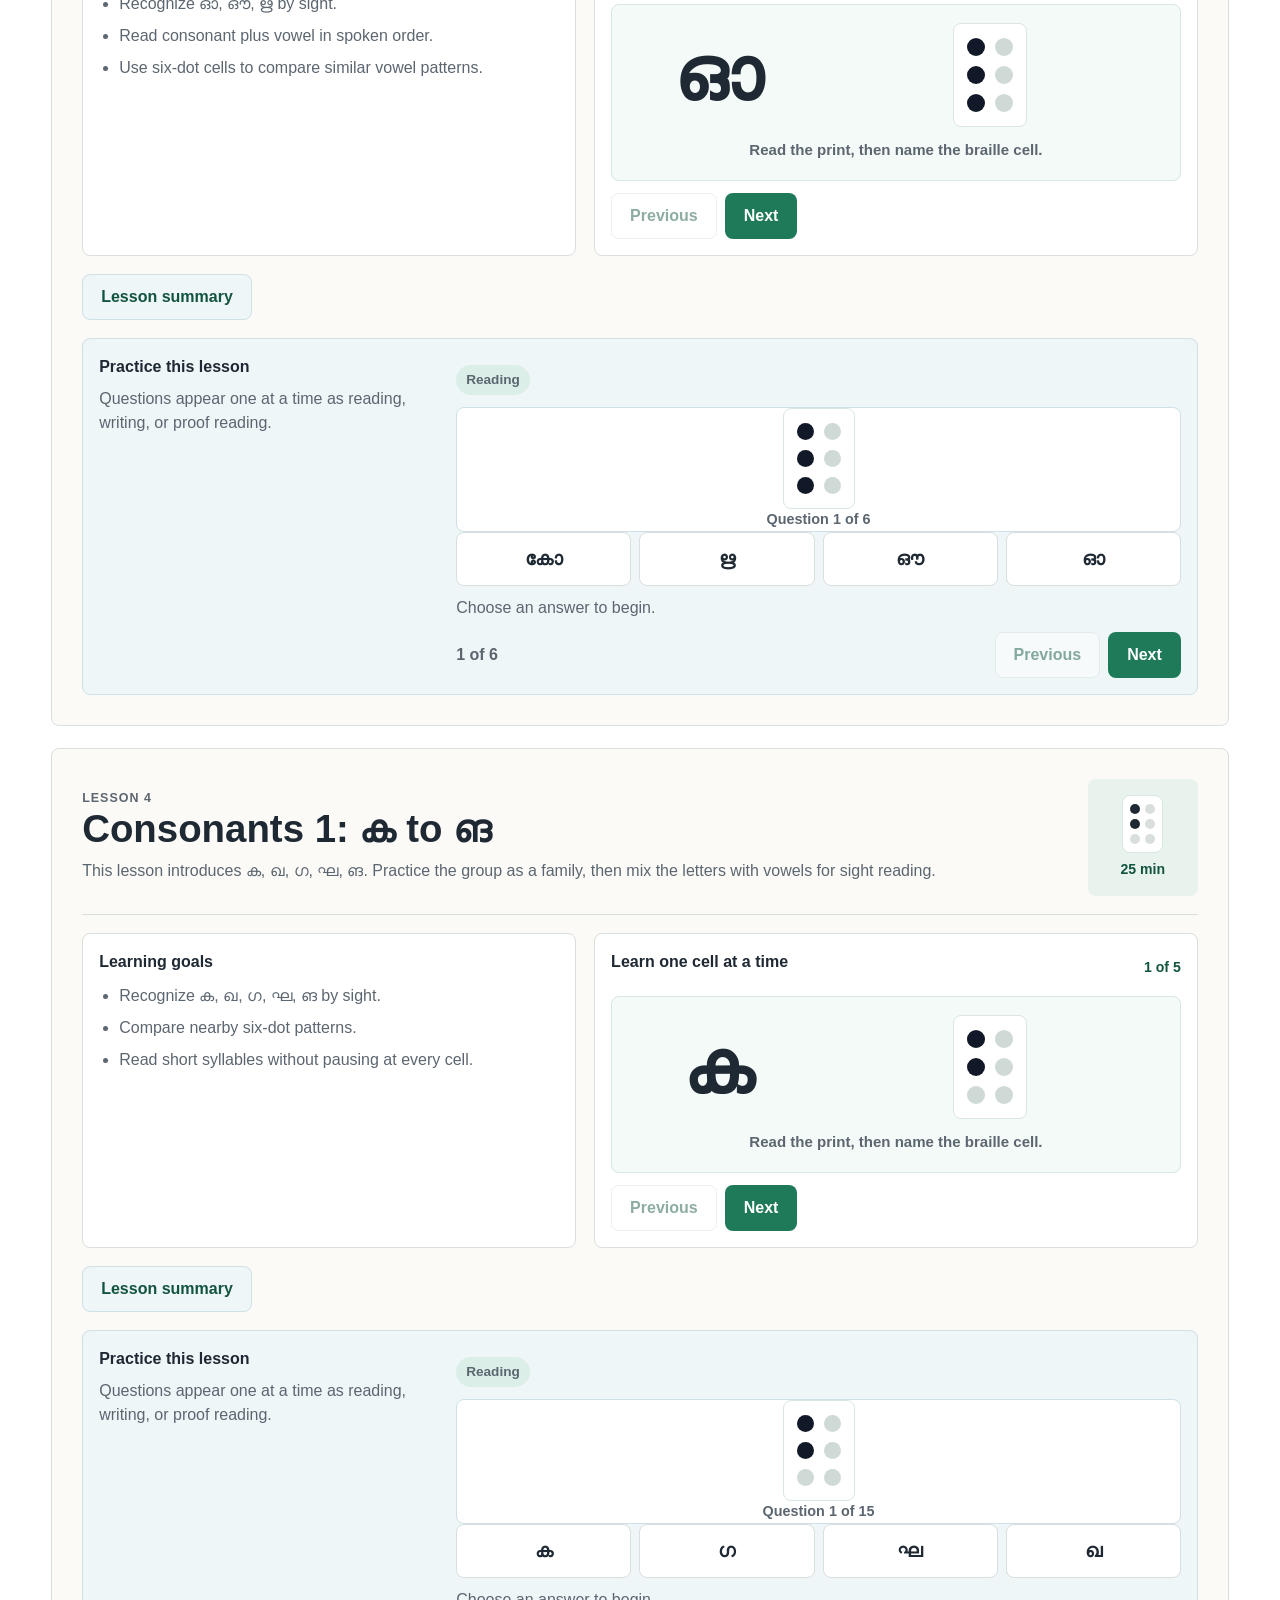
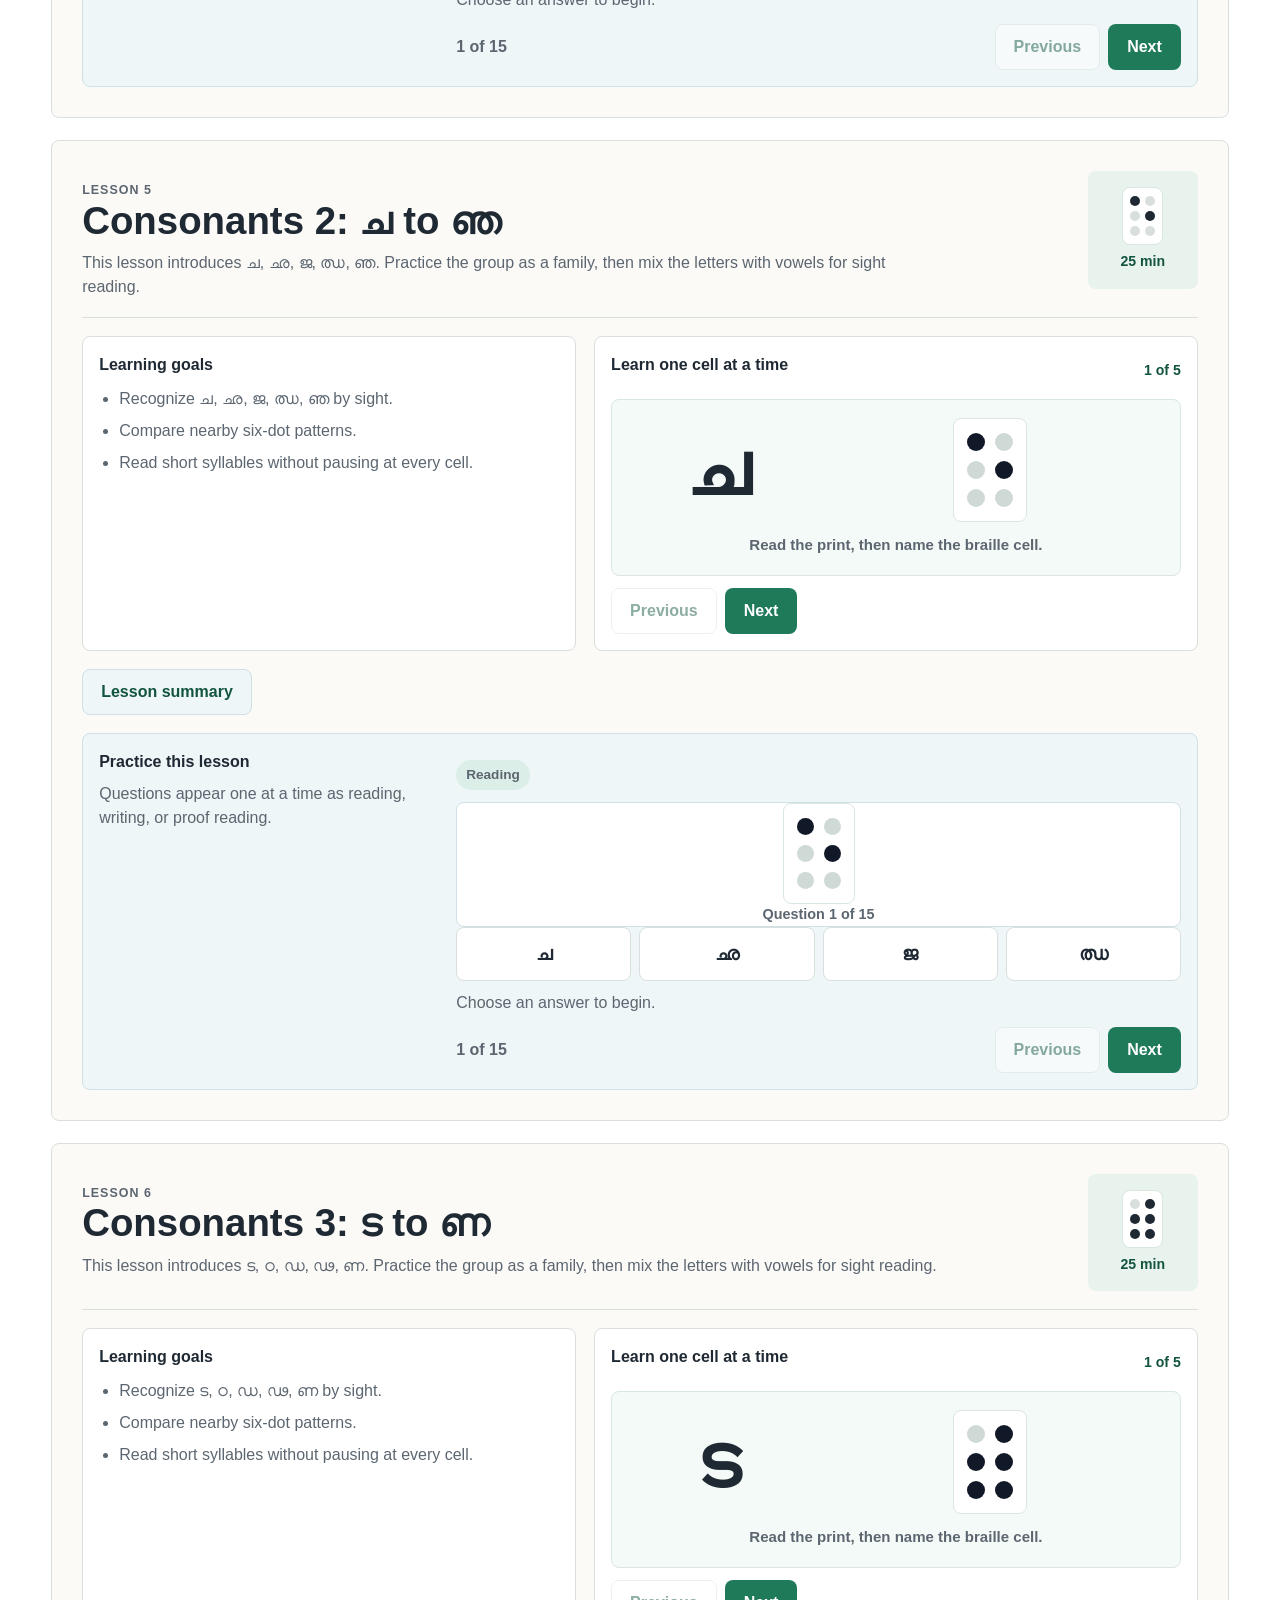
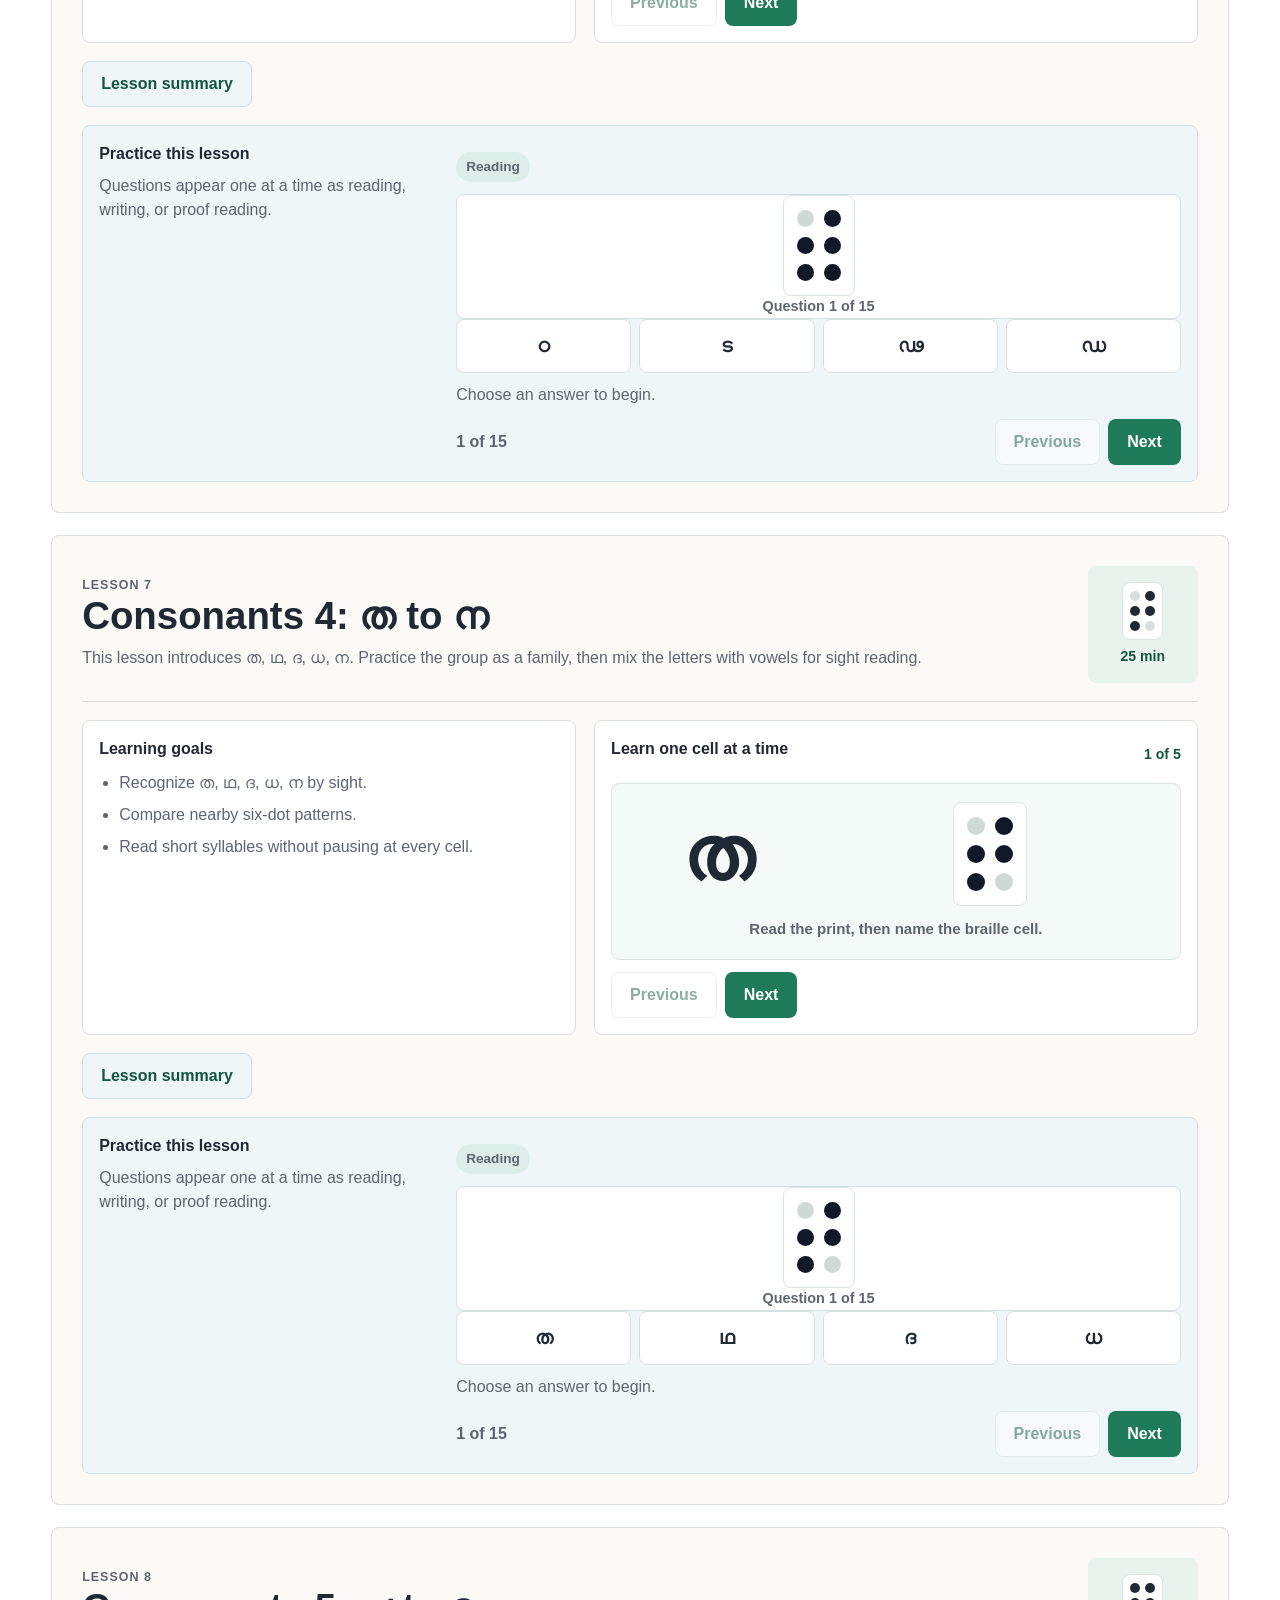
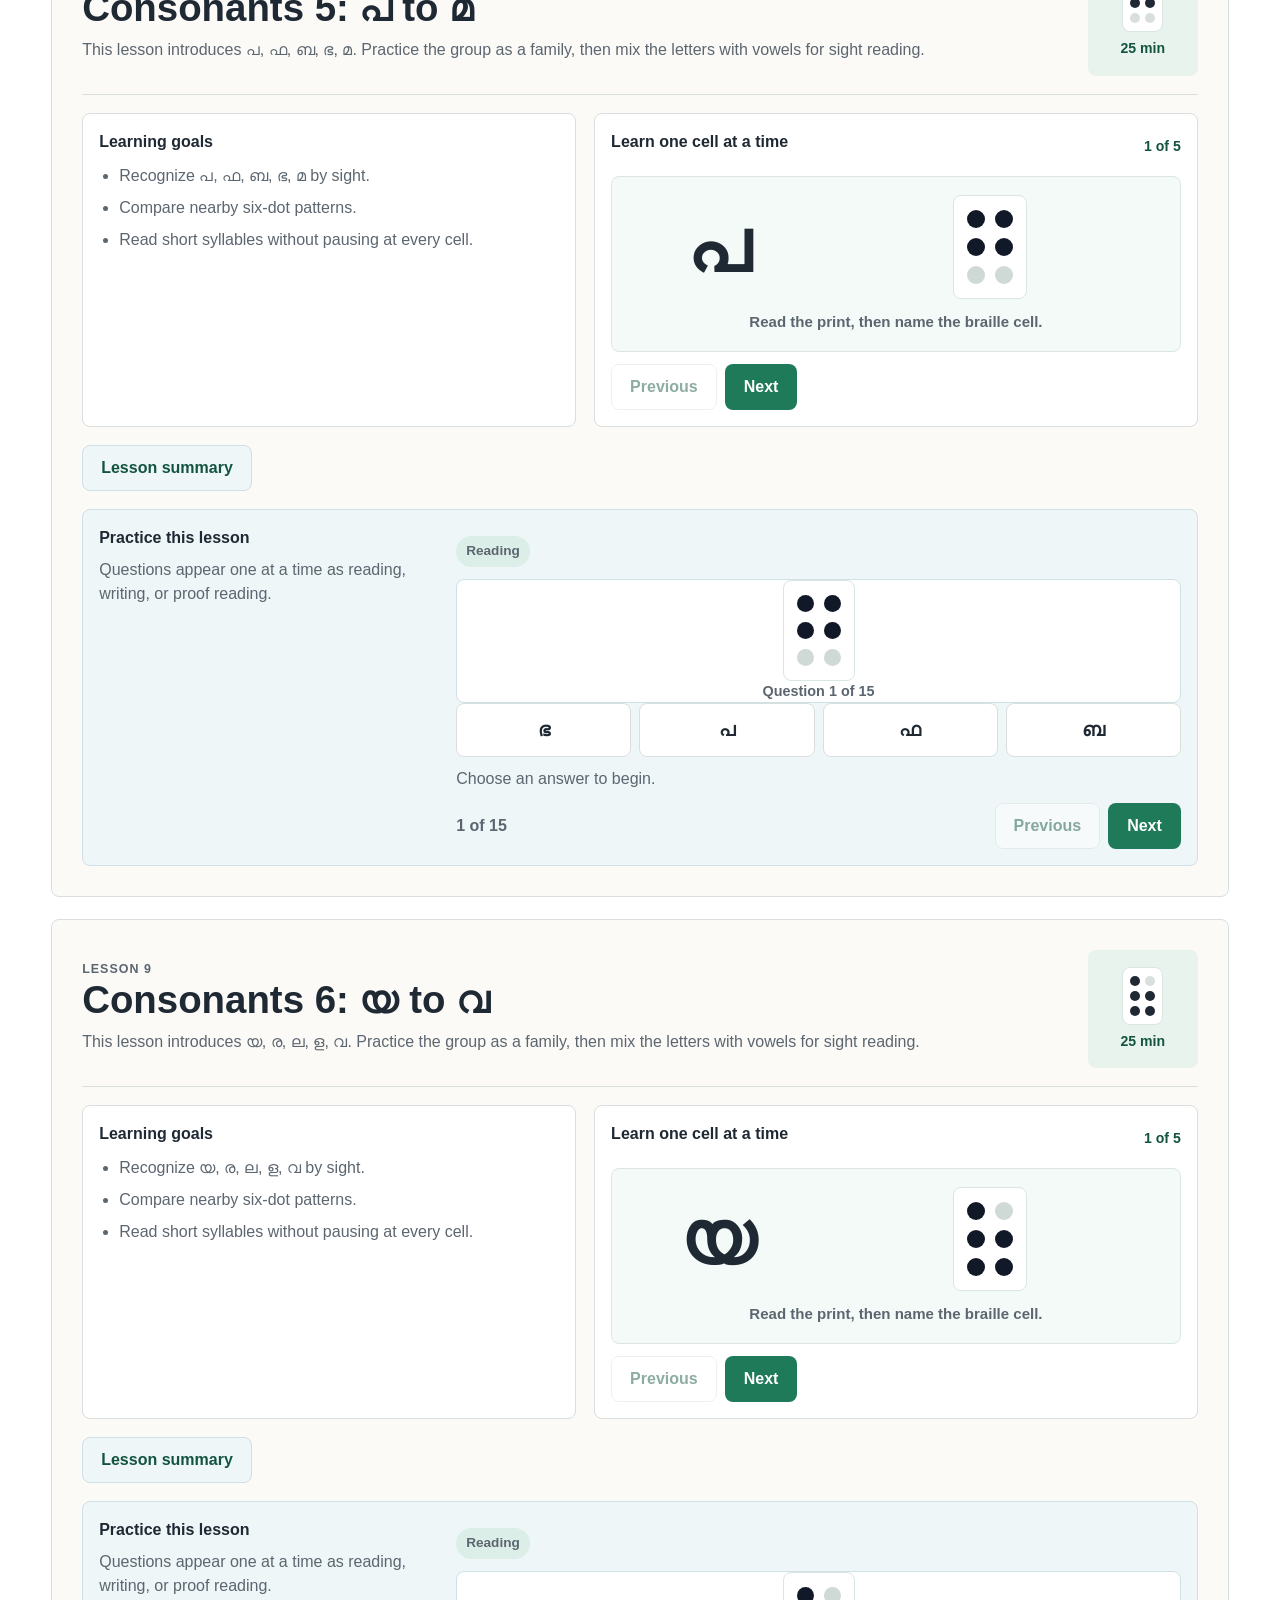
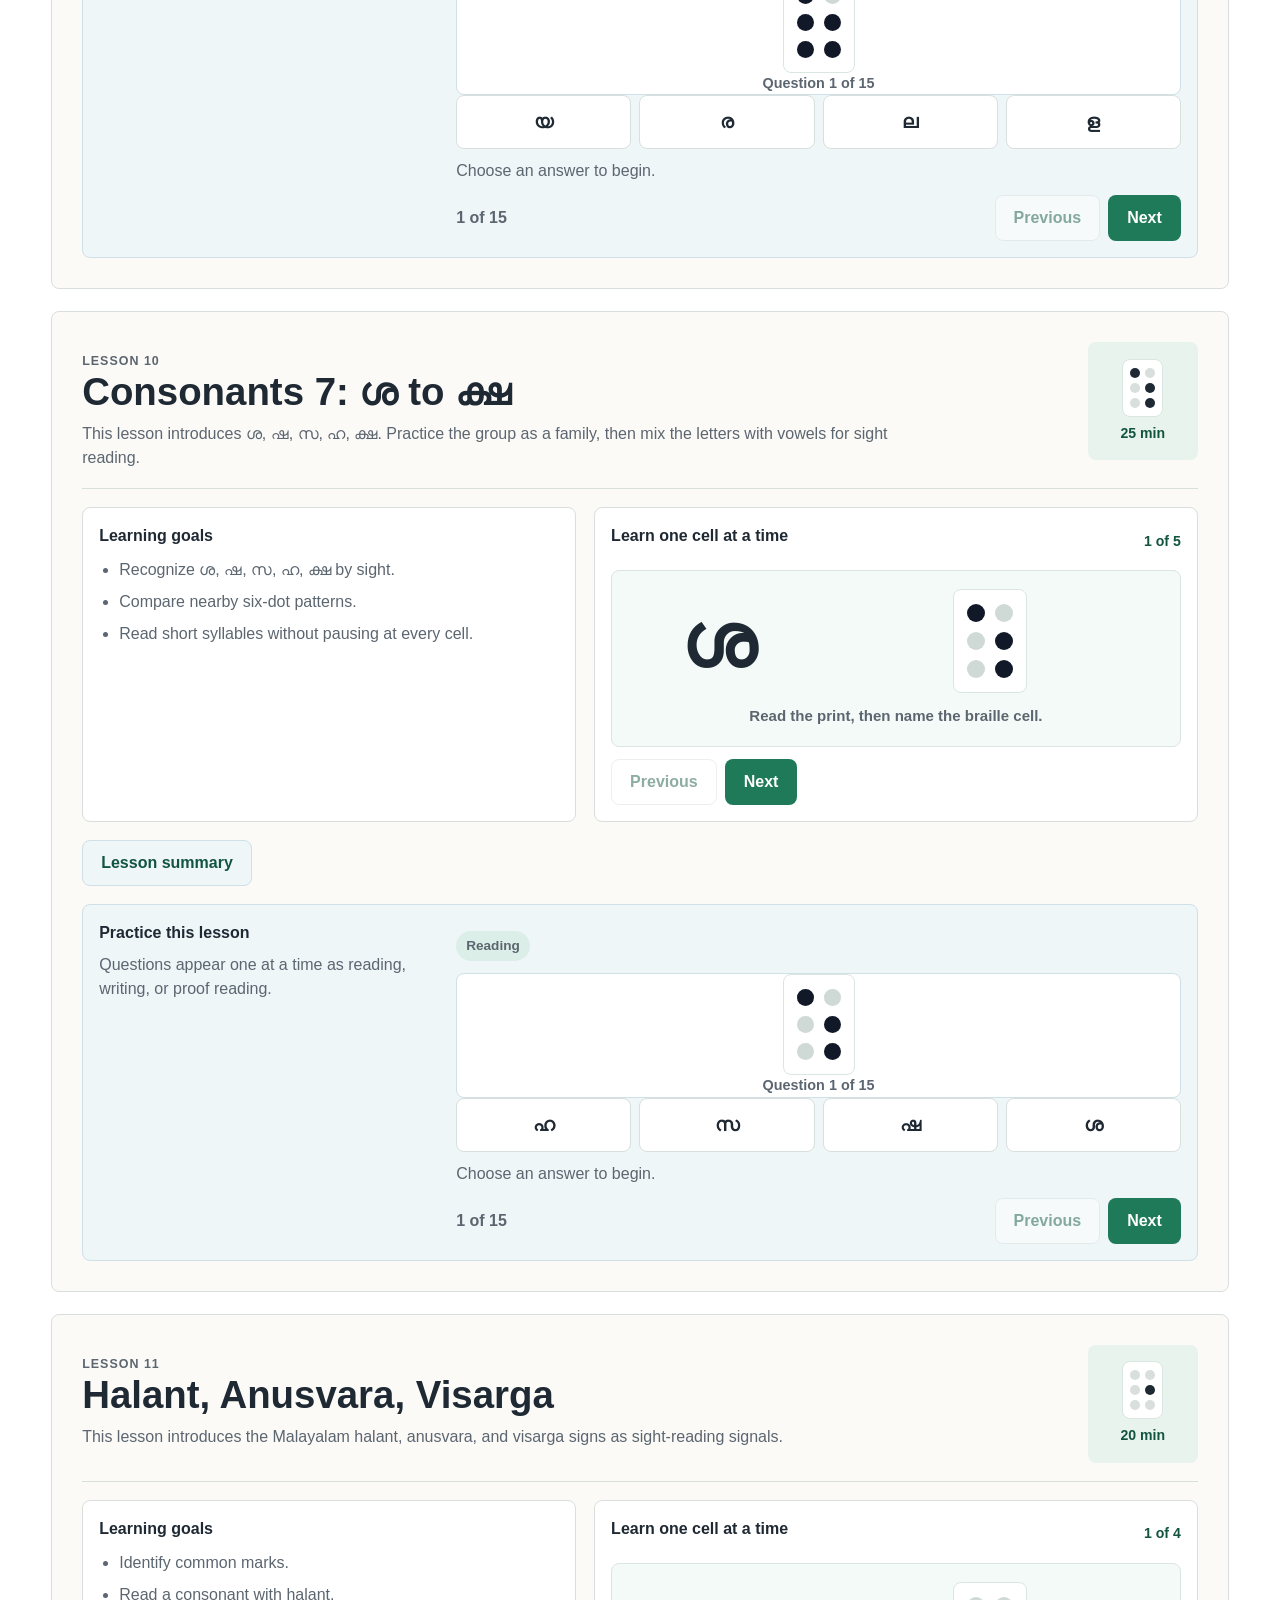
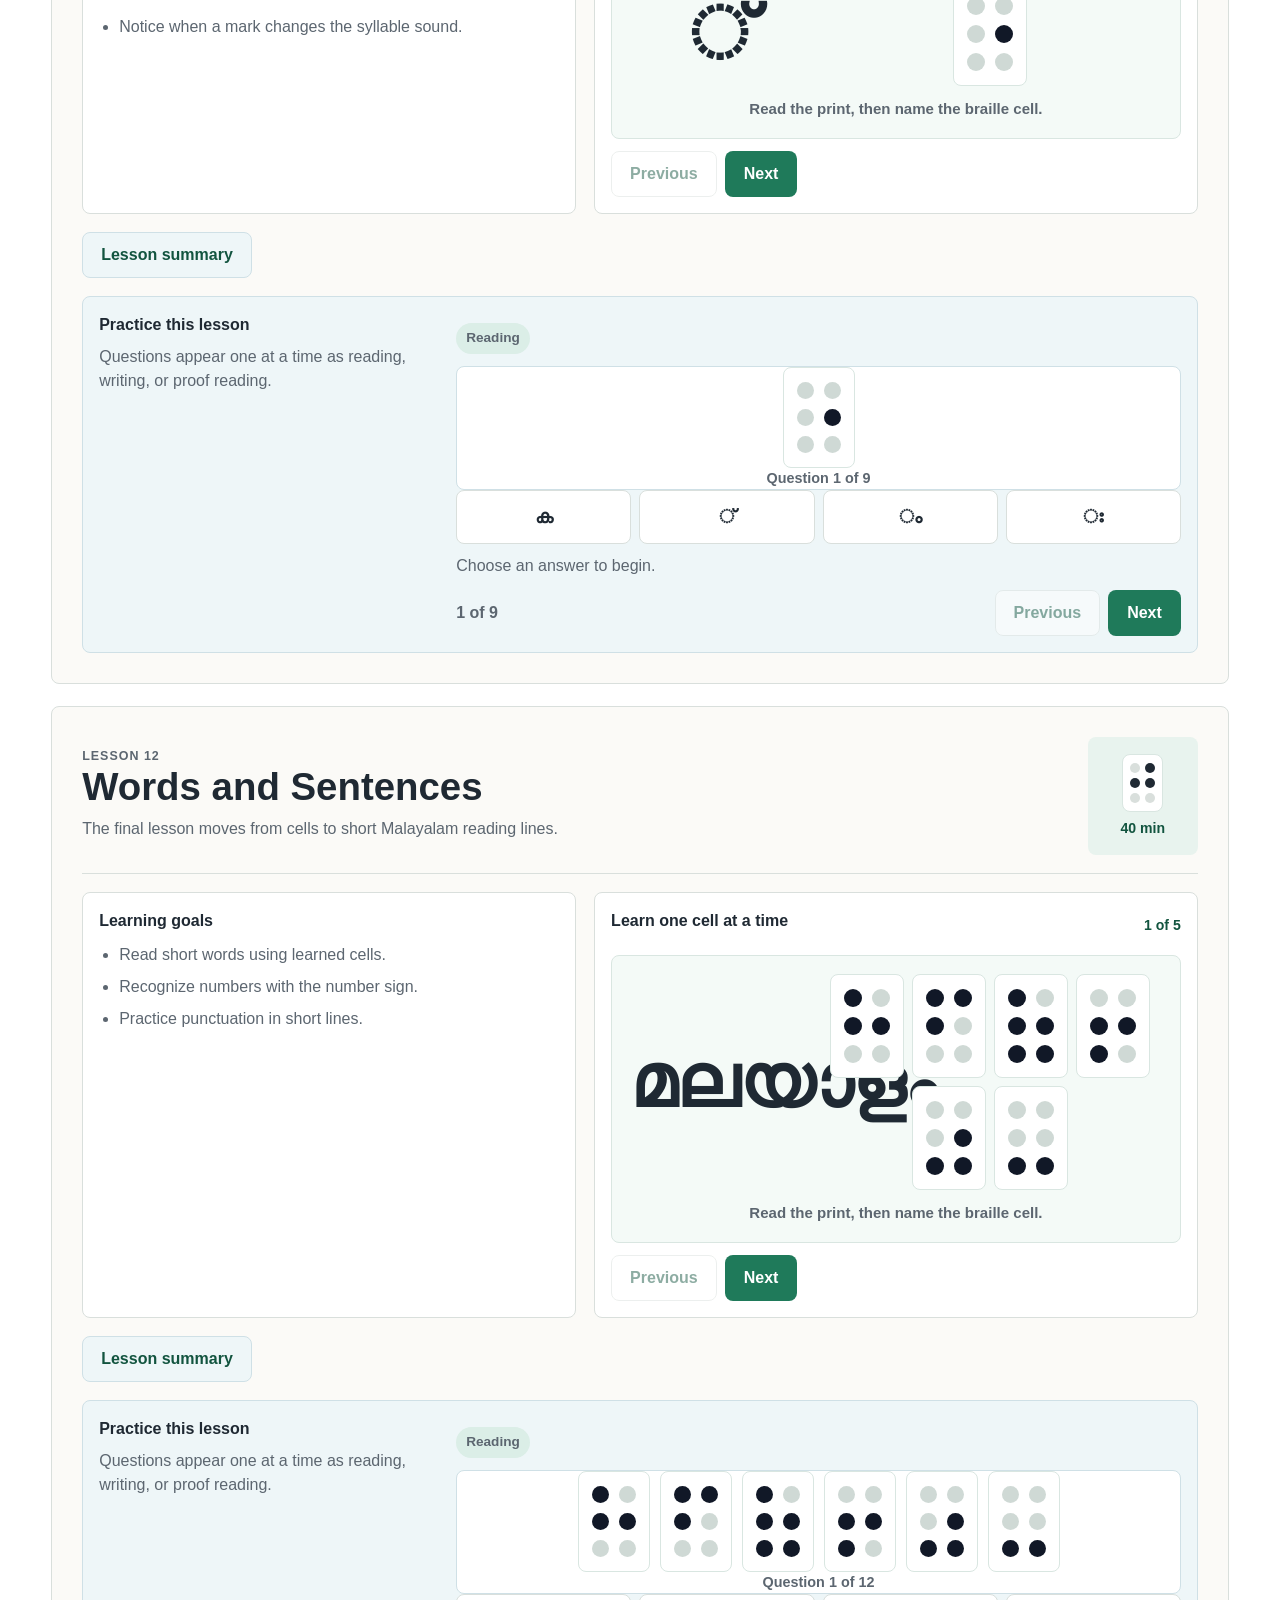
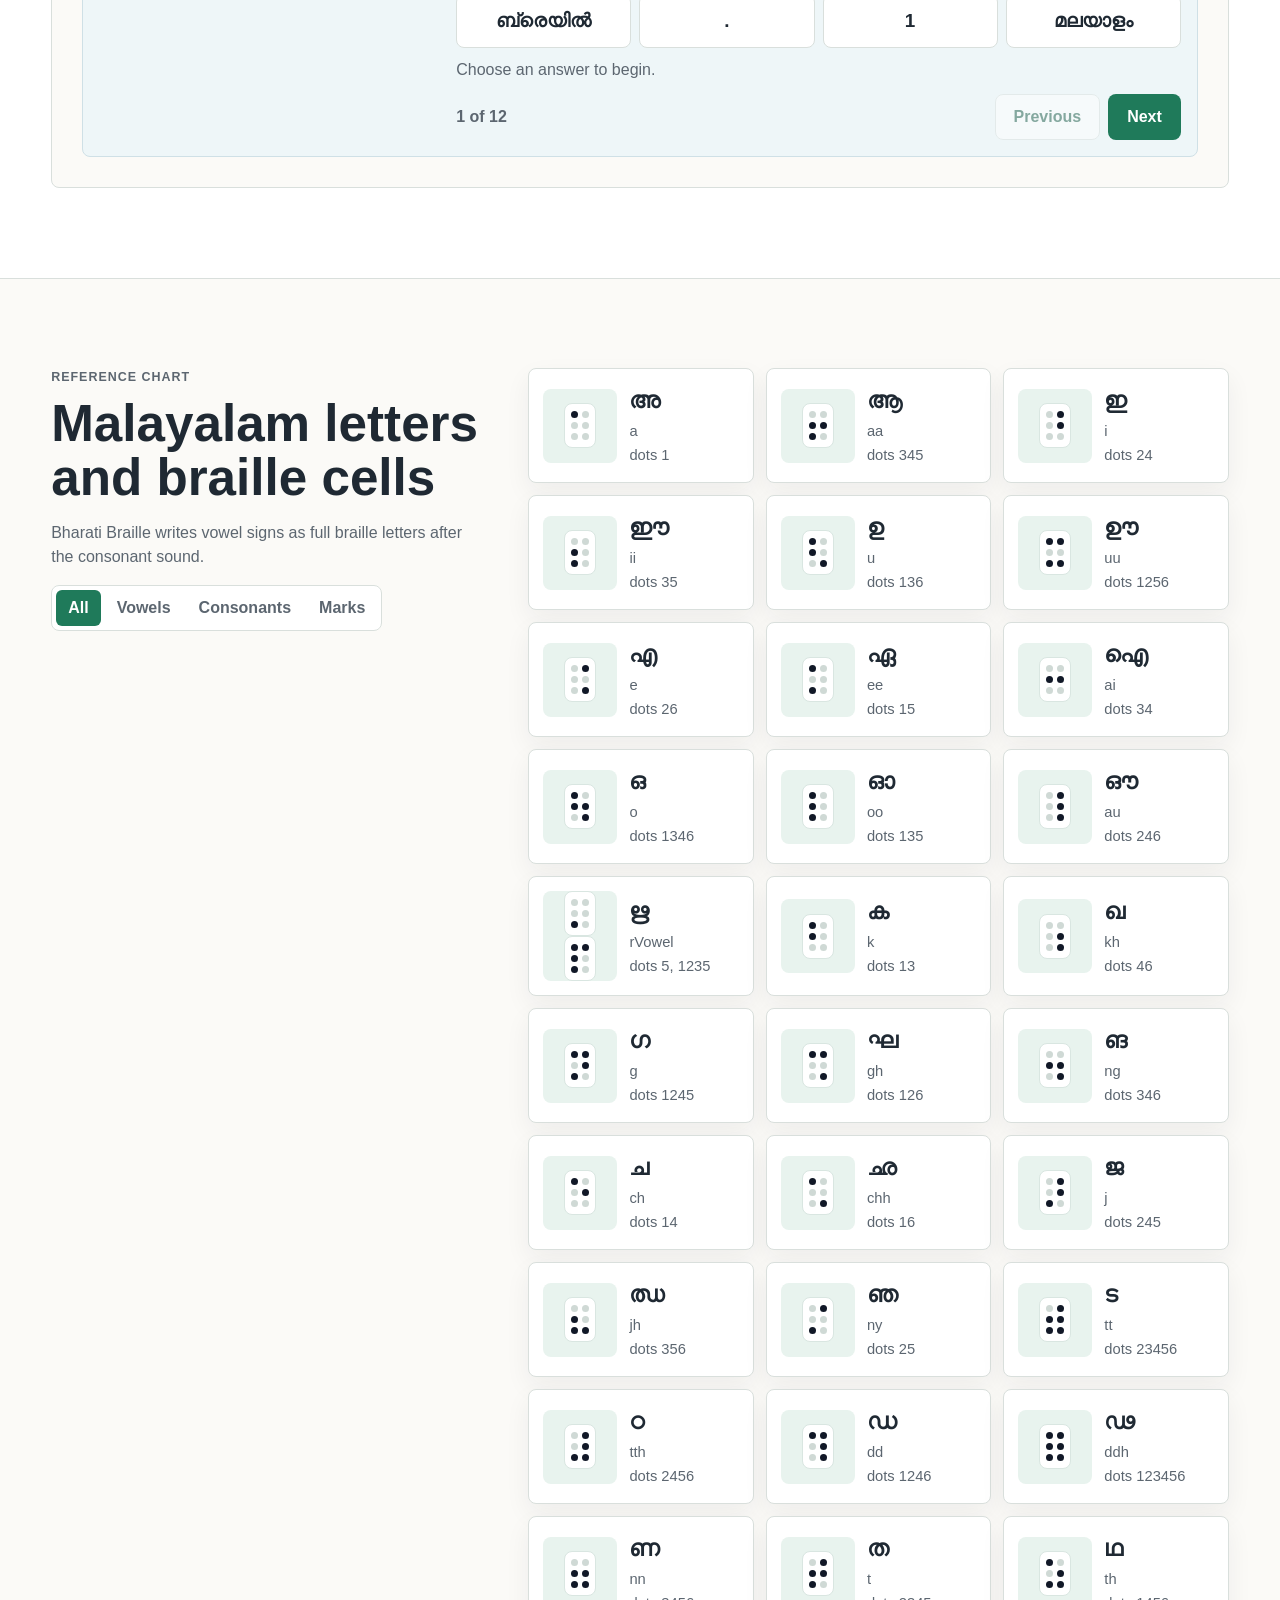
<file: malayalam.html>
<!doctype html><html lang="en"><head><meta charset="utf-8"><meta name="viewport" content="width=device-width, initial-scale=1"><title>Malayalam Braille by Sight</title><link rel="stylesheet" href="style.css"></head><body data-course="malayalam"><header class="site-header"><a class="brand" href="index.html"><span class="brand-mark" data-braille-render="⠍" aria-hidden="true"></span><span id="brandName">Malayalam Braille by Sight</span></a><nav aria-label="Primary"><a href="index.html#languages">All languages</a><a href="#lessons">Lessons</a><a href="#chart">Chart</a><a href="#sandbox">Sandbox</a></nav></header><main id="top"><section class="hero" aria-labelledby="hero-title"><div class="hero-art" aria-hidden="true"><div class="braille-ribbon" data-braille-render="⠍ ⠁ ⠇ ⠁ ⠽ ⠁ ⠇ ⠁ ⠍"></div></div><div class="hero-copy"><p class="eyebrow" id="courseEyebrow">Bharati Braille starter course</p><h1 id="hero-title">Learn Malayalam Braille by seeing</h1><p id="heroCopy"></p></div></section><section class="intro band" aria-labelledby="path-title"><div><h2 id="path-title">Suggested path</h2><p id="pathCopy"></p></div><div class="stats" aria-label="Course summary"><span><strong>8</strong> lessons</span><span><strong>6-dot</strong> cells</span><span><strong>Grade 1</strong> starter</span></div></section><section id="series" class="section"><div class="section-heading"><p class="eyebrow">Lesson series</p><h2>Build recognition in small lessons</h2></div><div class="lesson-grid" id="lessonGrid"></div></section><section id="lessons" class="section lesson-detail-section"><div class="section-heading"><p class="eyebrow">Full lessons</p><h2>Lessons</h2><p id="lessonCopy"></p></div><div class="lesson-detail-list" id="lessonDetails"></div></section><div class="modal-backdrop" id="summaryModal" hidden><section class="summary-modal" role="dialog" aria-modal="true" aria-labelledby="summaryTitle"><div class="summary-modal-header"><div><p class="eyebrow">Lesson summary</p><h2 id="summaryTitle">Lesson summary</h2></div><button class="icon-button" type="button" id="closeSummary" aria-label="Close lesson summary">×</button></div><div class="summary-modal-body" id="summaryBody"></div></section></div><section id="chart" class="section split"><div class="section-heading sticky-copy"><p class="eyebrow">Reference chart</p><h2 id="chartTitle">Malayalam letters and braille cells</h2><p id="chartCopy"></p><div class="segmented" role="tablist" aria-label="Chart groups"><button class="active" type="button" data-chart-filter="all">All</button><button type="button" data-chart-filter="vowel">Vowels</button><button type="button" data-chart-filter="consonant">Consonants</button><button type="button" data-chart-filter="mark">Marks</button></div></div><div class="chart-panel"><div class="chart-grid" id="chartGrid"></div></div></section><section id="sandbox" class="section split reverse"><div class="sandbox-tool"><label for="kannadaInput" id="sandboxLabel">Malayalam print</label><textarea id="kannadaInput" rows="6"></textarea><div class="sandbox-output" aria-label="Braille output"><span id="brailleOutput"></span></div></div><div class="section-heading sticky-copy"><p class="eyebrow">Sandbox</p><h2>Explore print-to-braille order</h2><p id="sandboxCopy"></p></div></section></main><footer class="site-footer"><span id="footerName">Malayalam Braille by Sight</span><a href="#top">Back to top</a></footer><script src="multi-course.js?v=practice-20260617"></script></body></html>
</file>
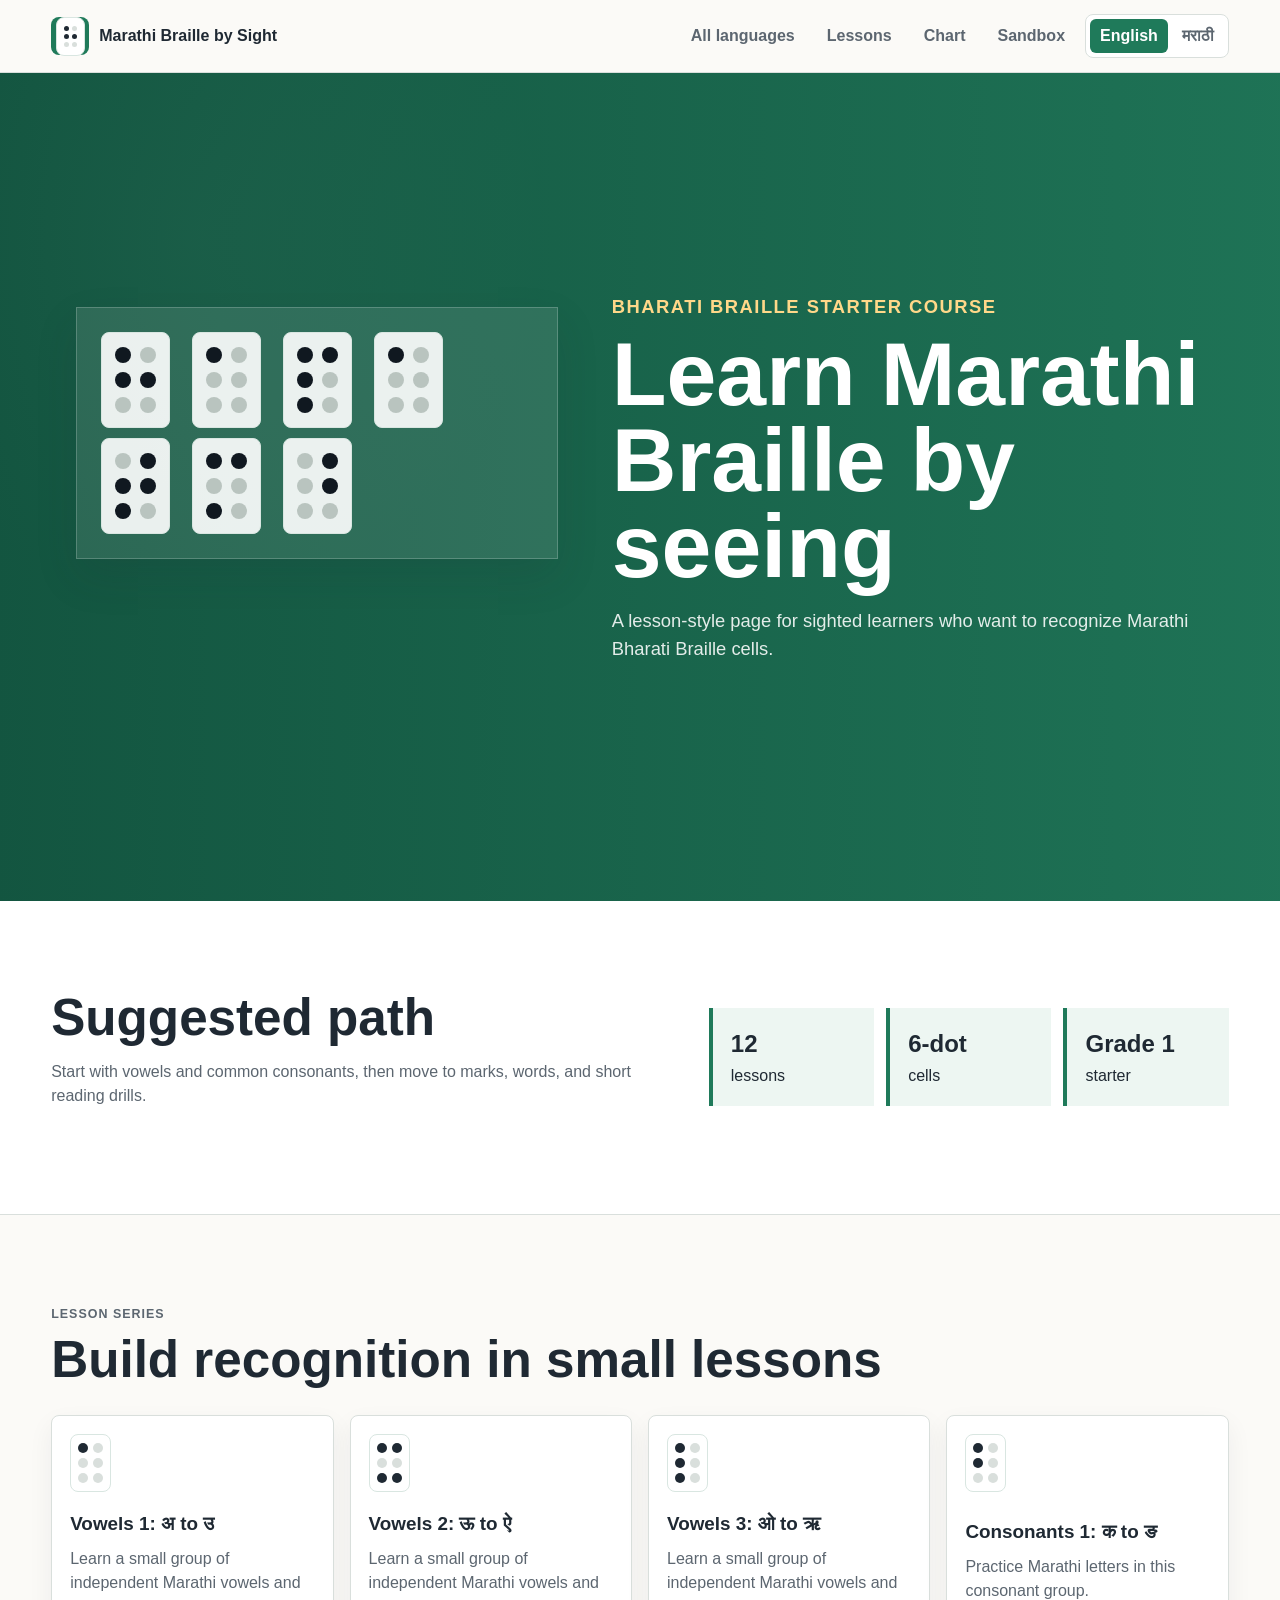
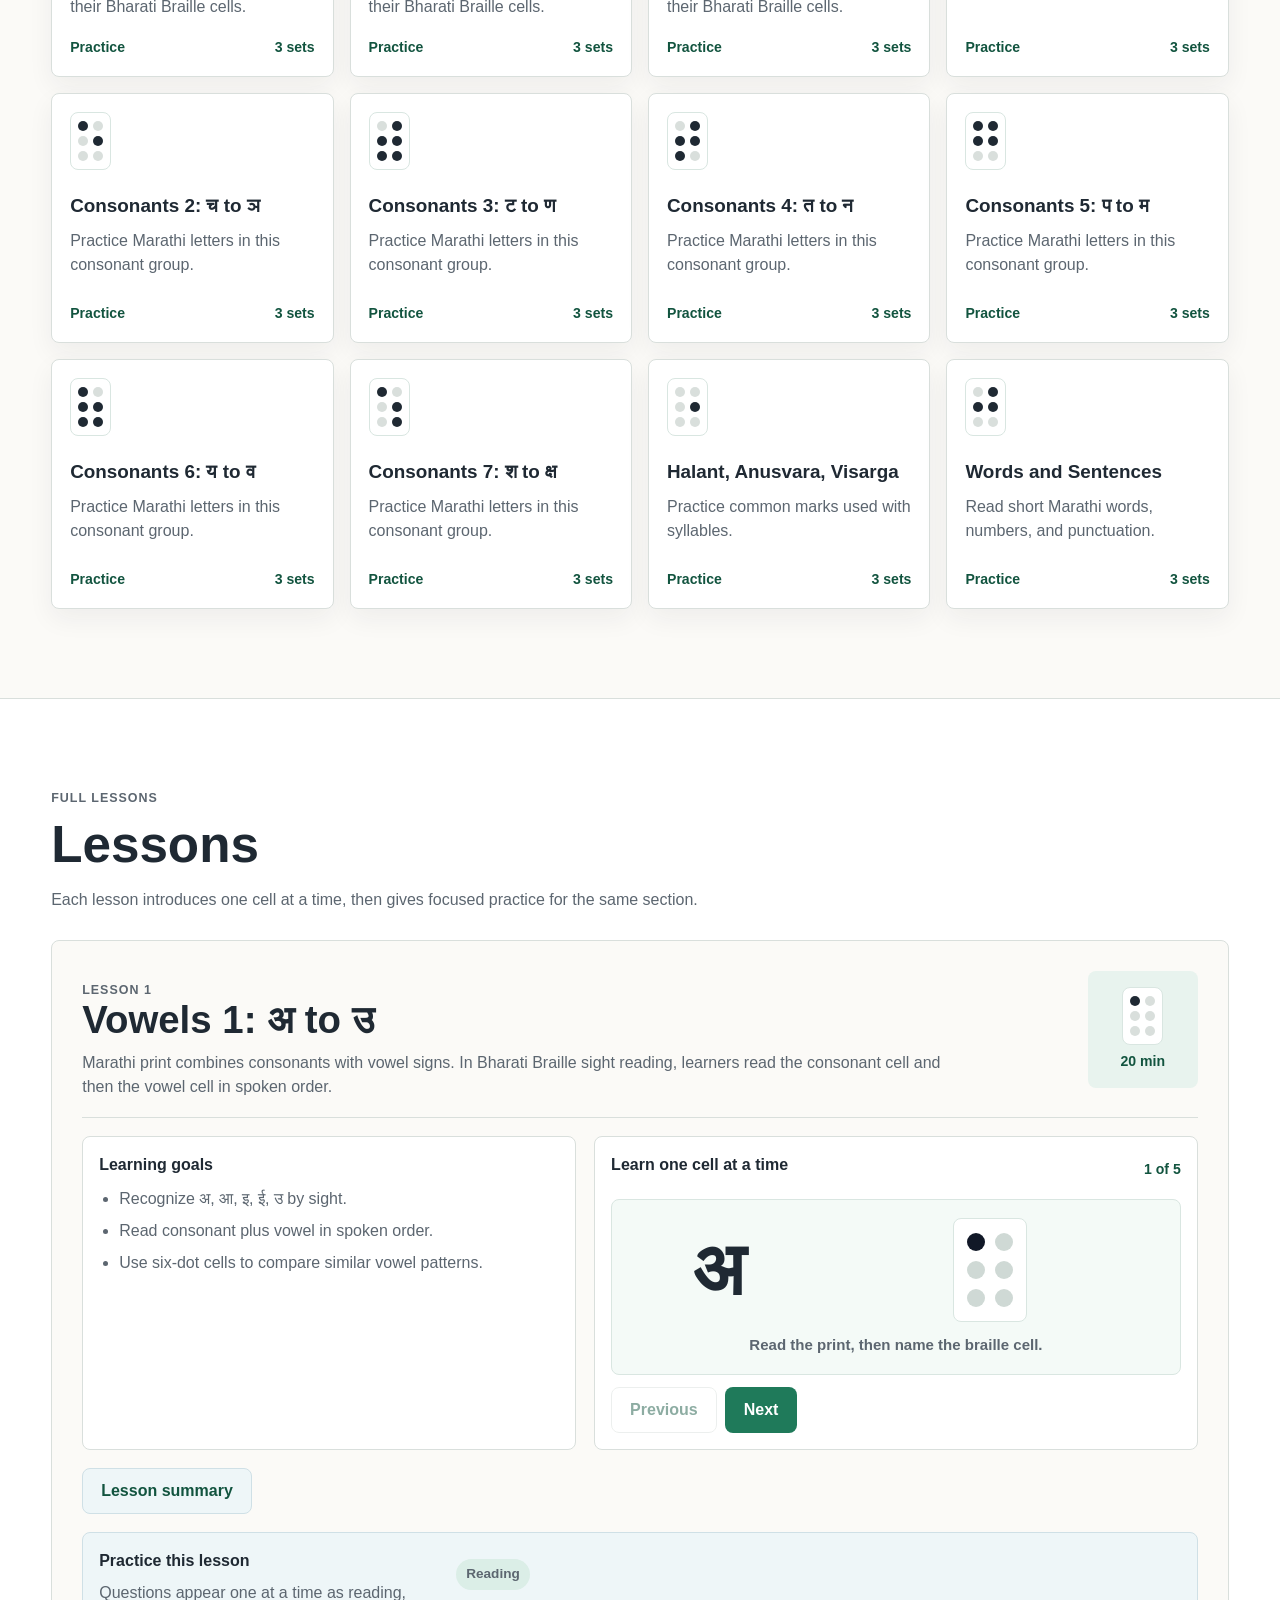
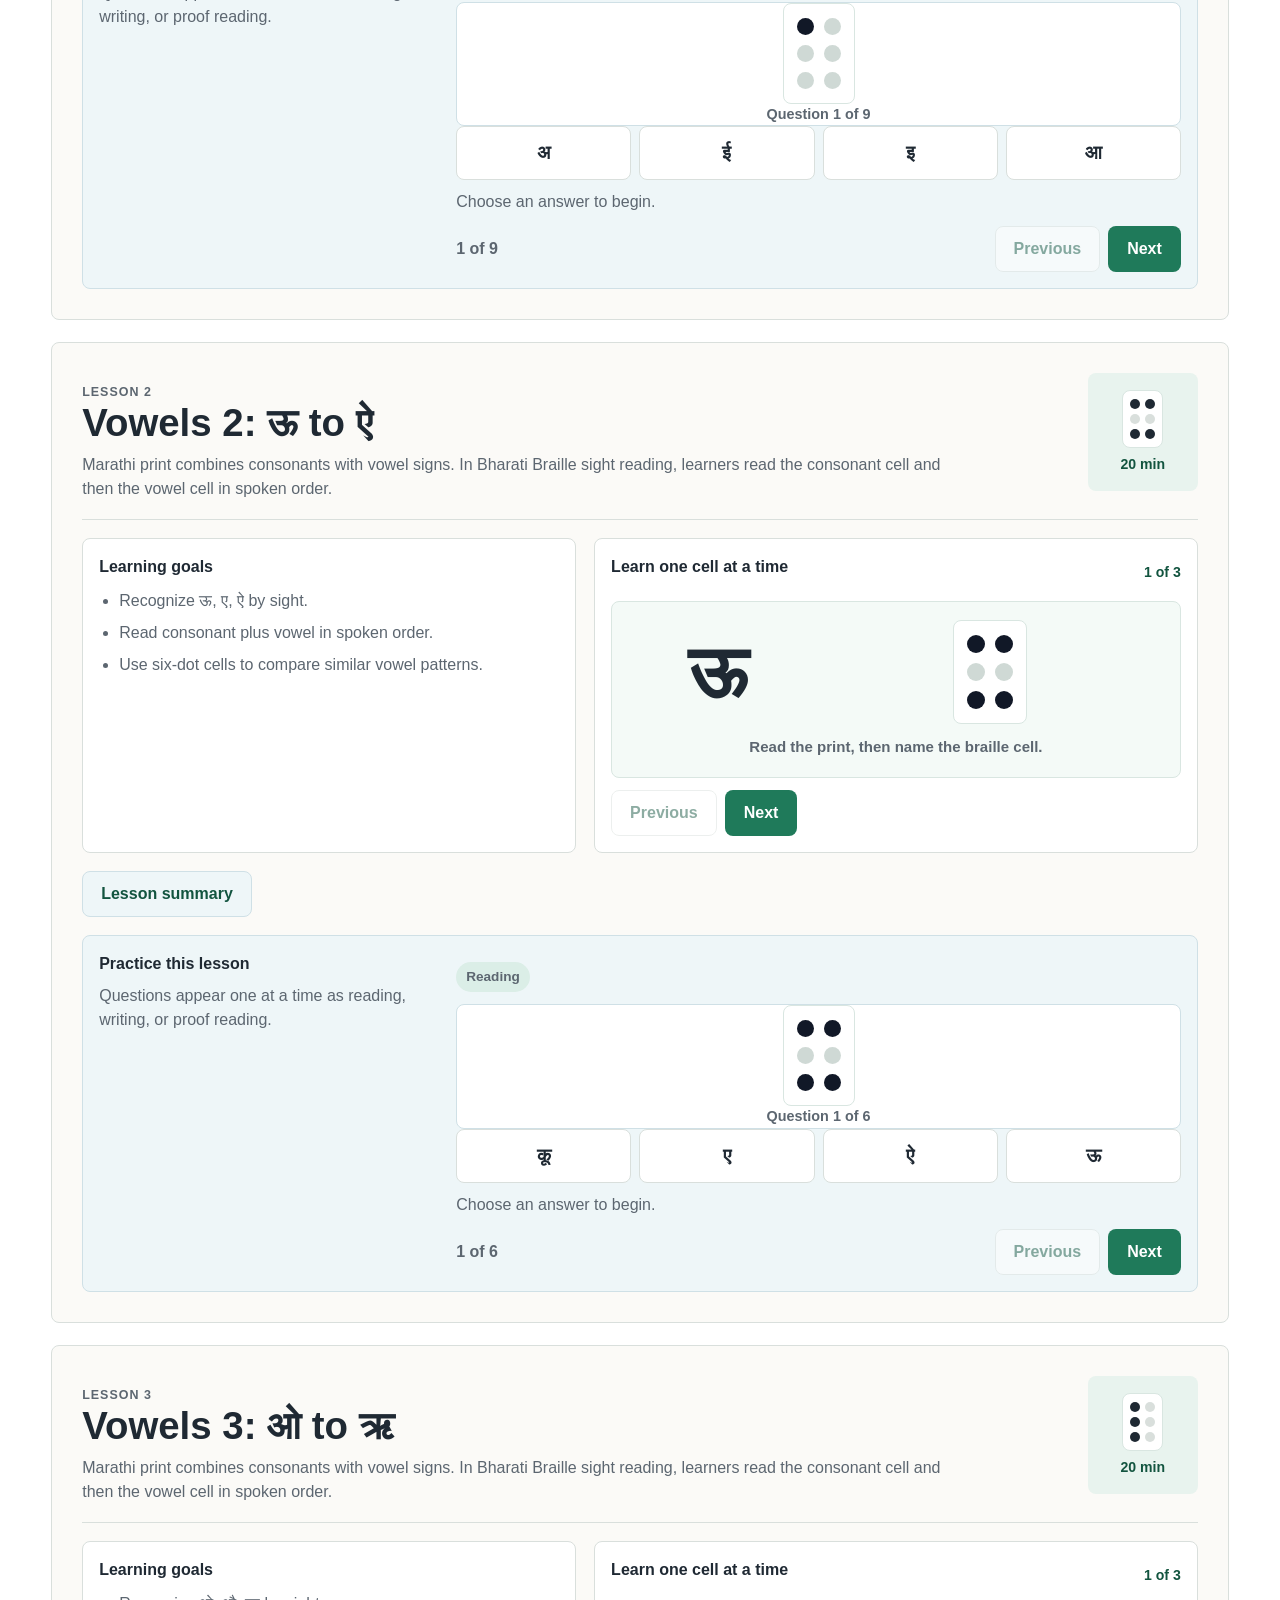
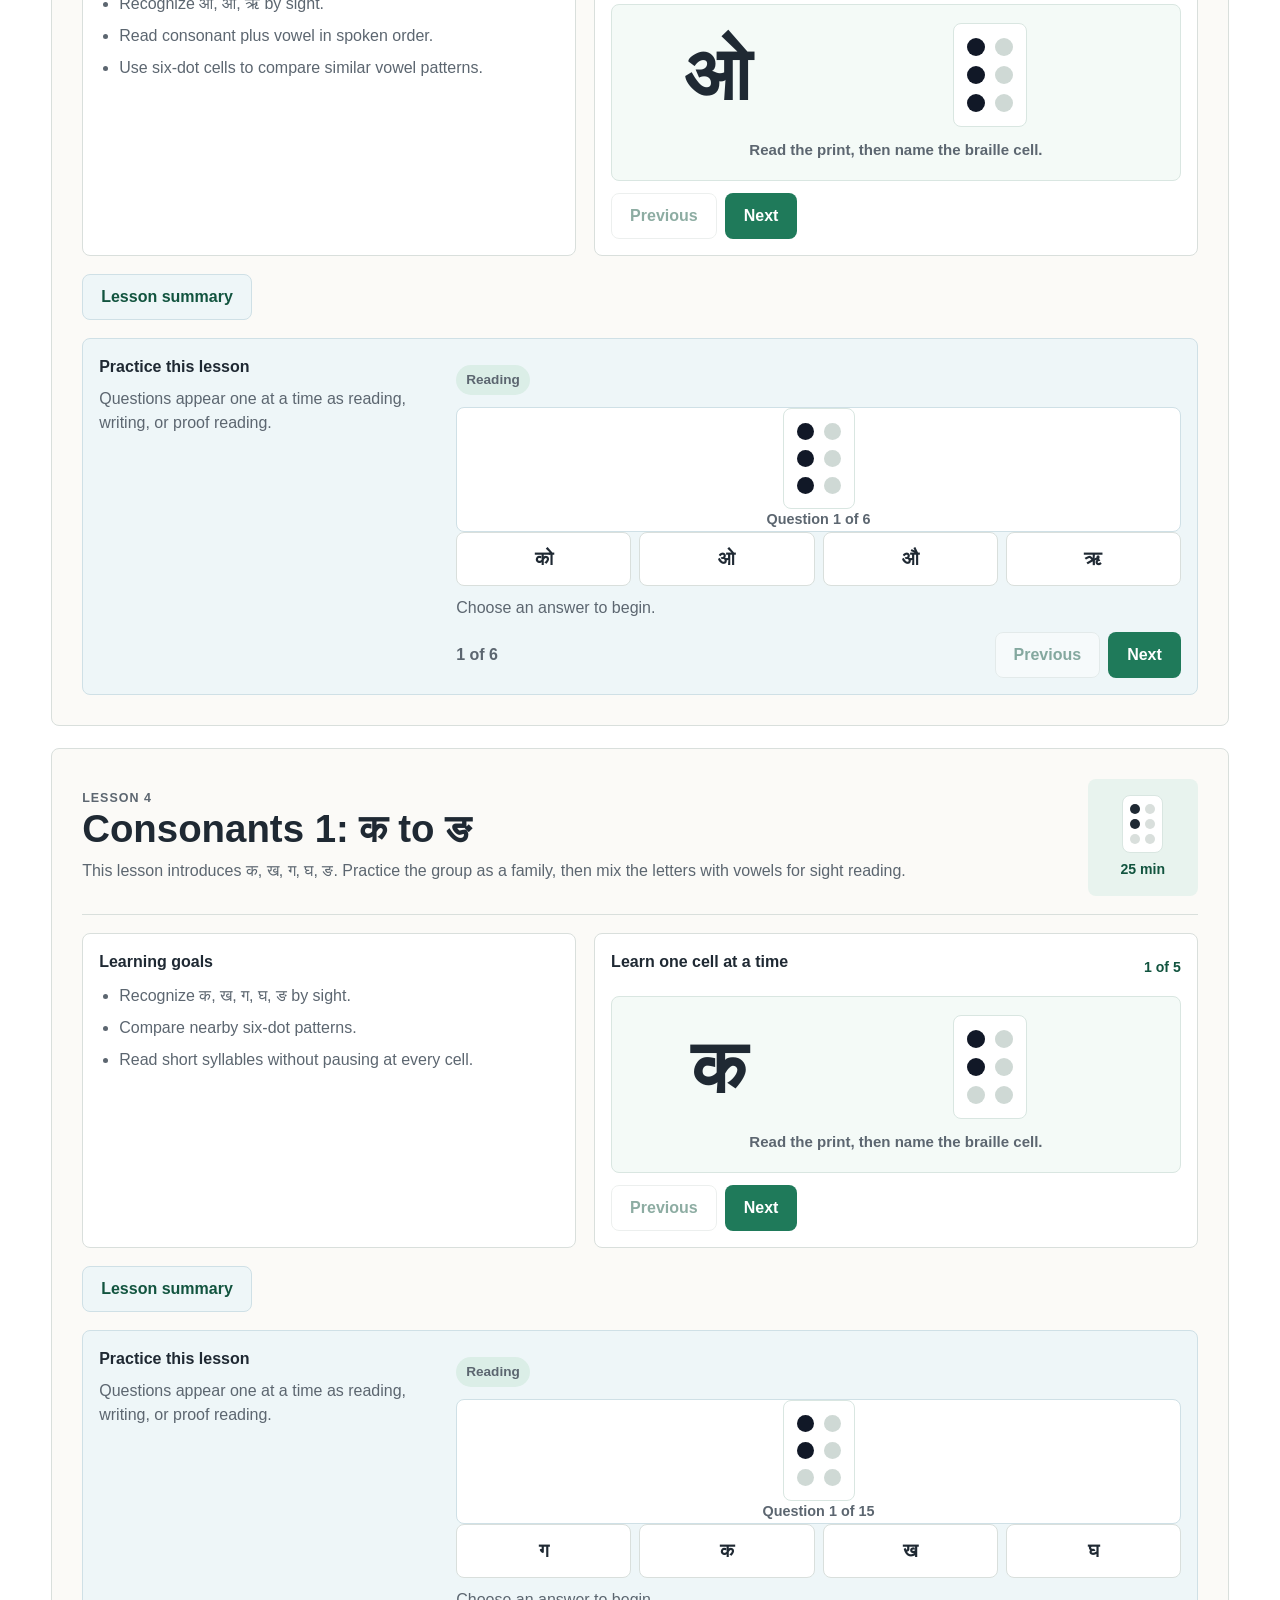
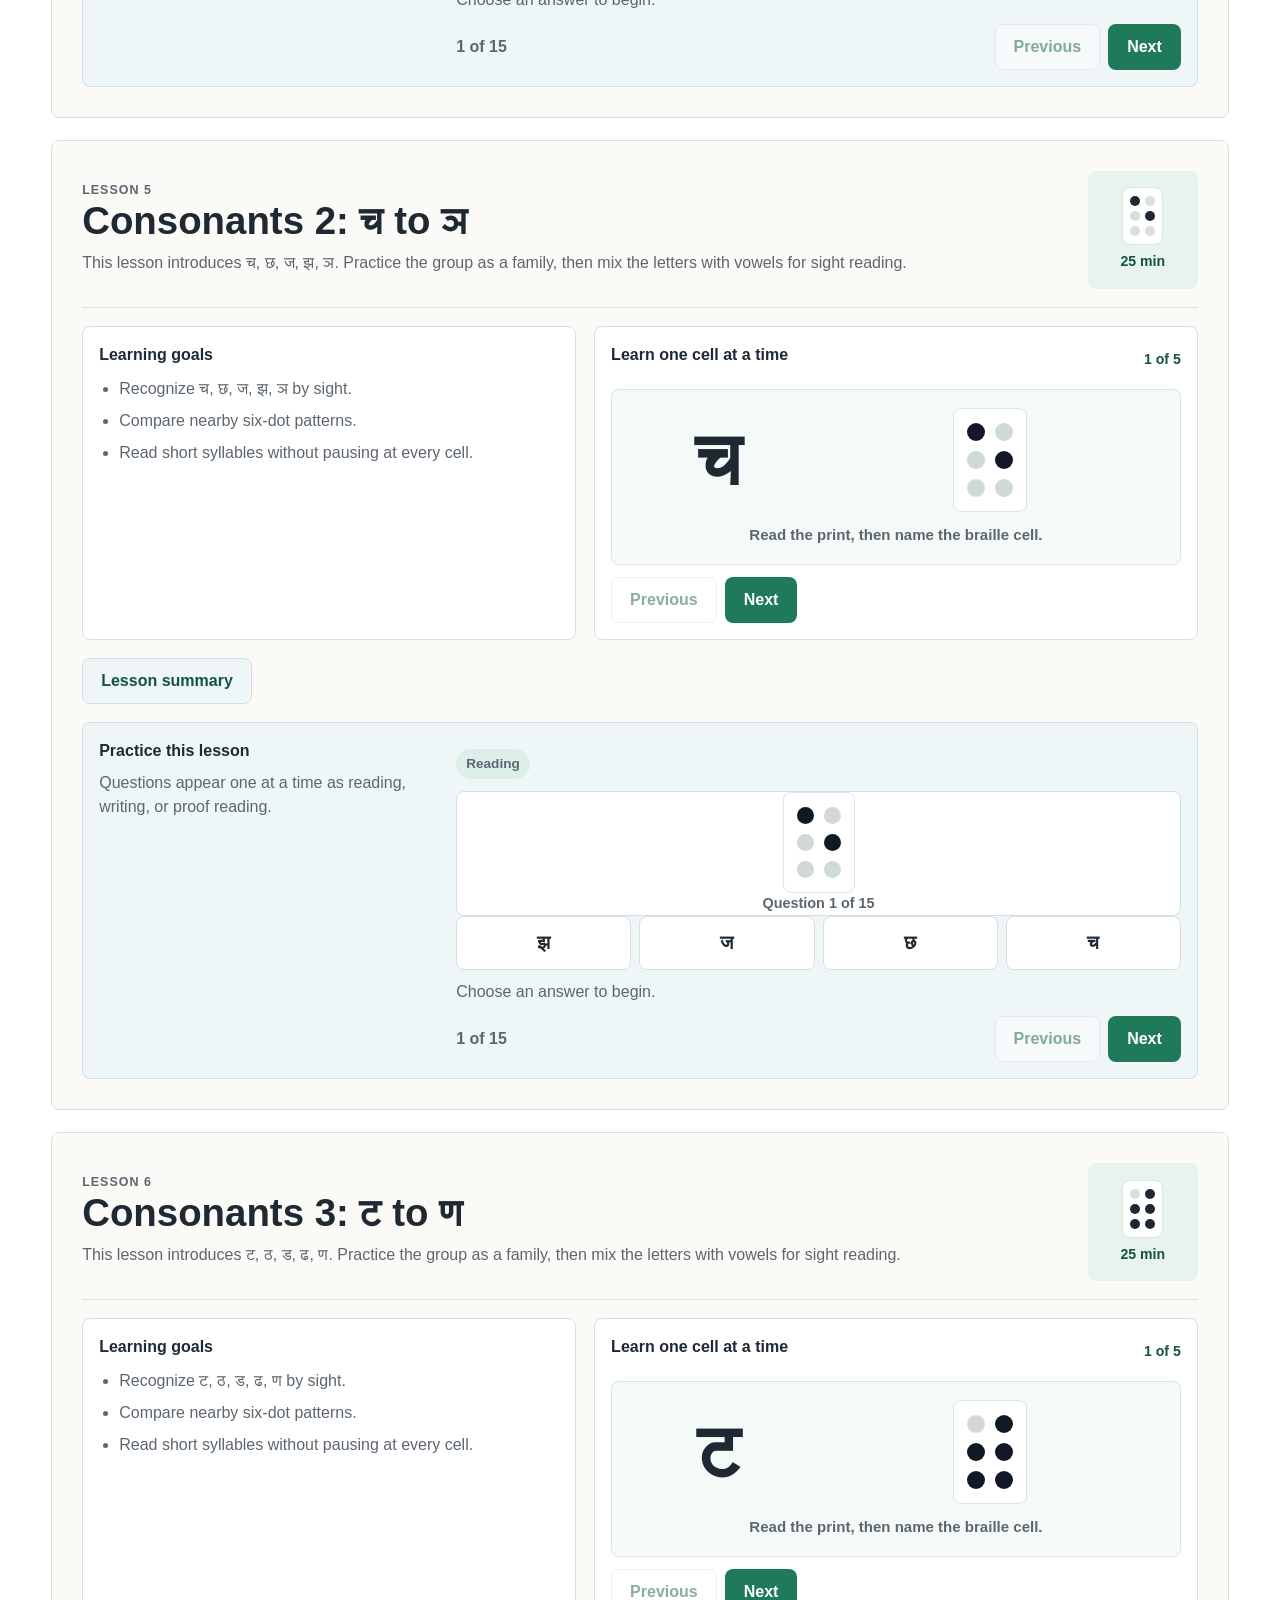
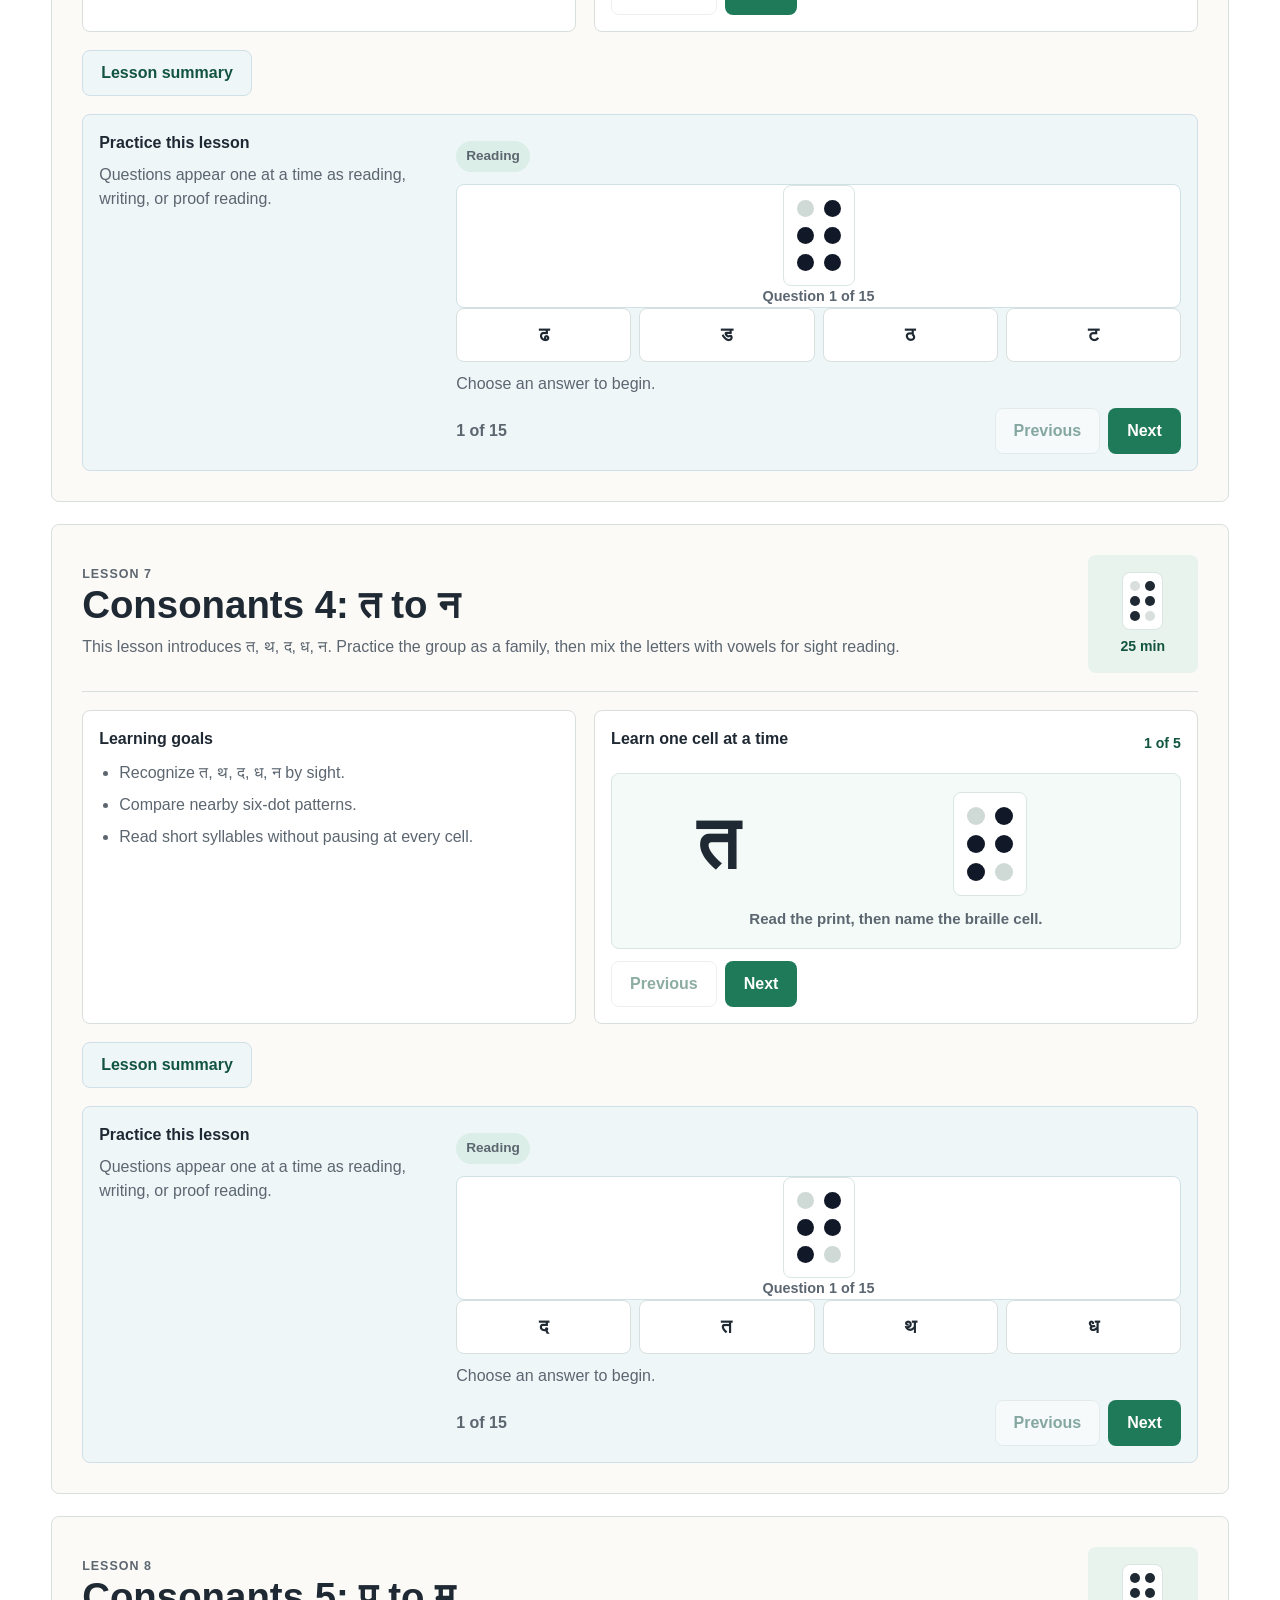
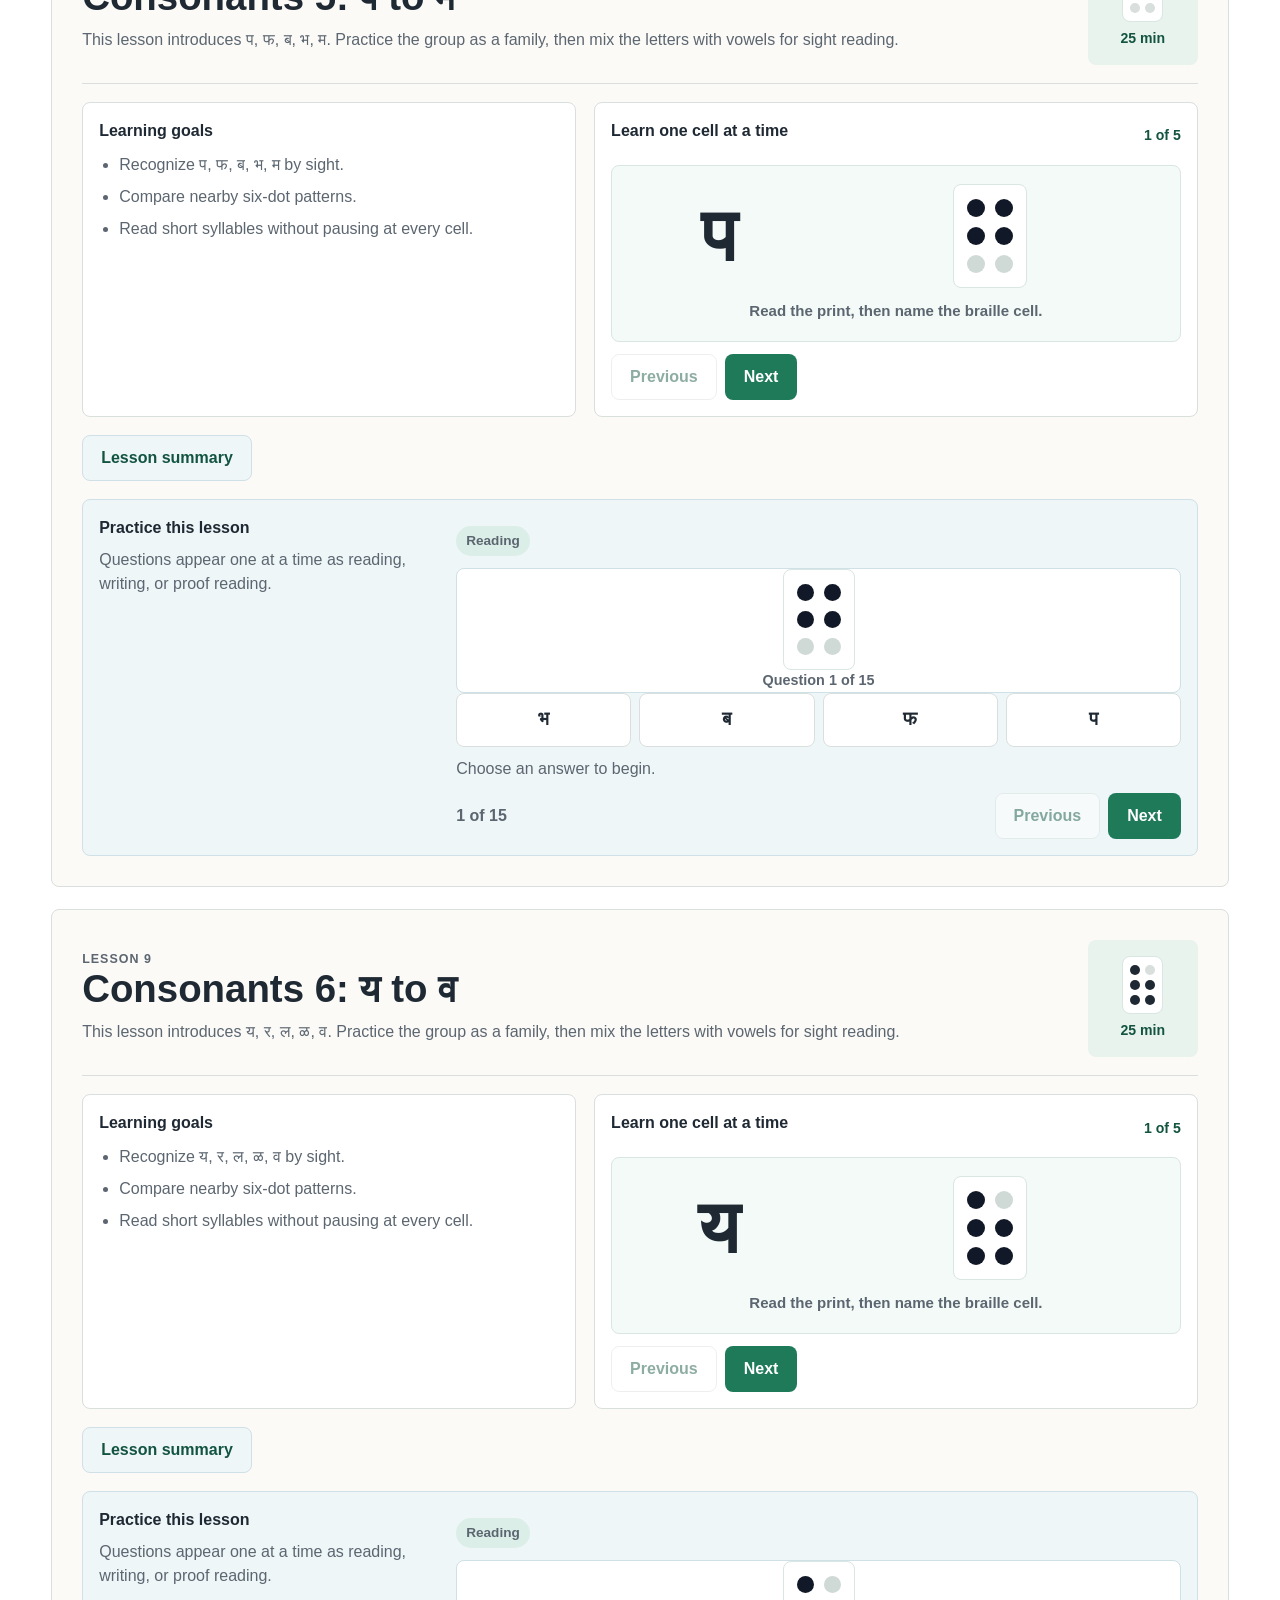
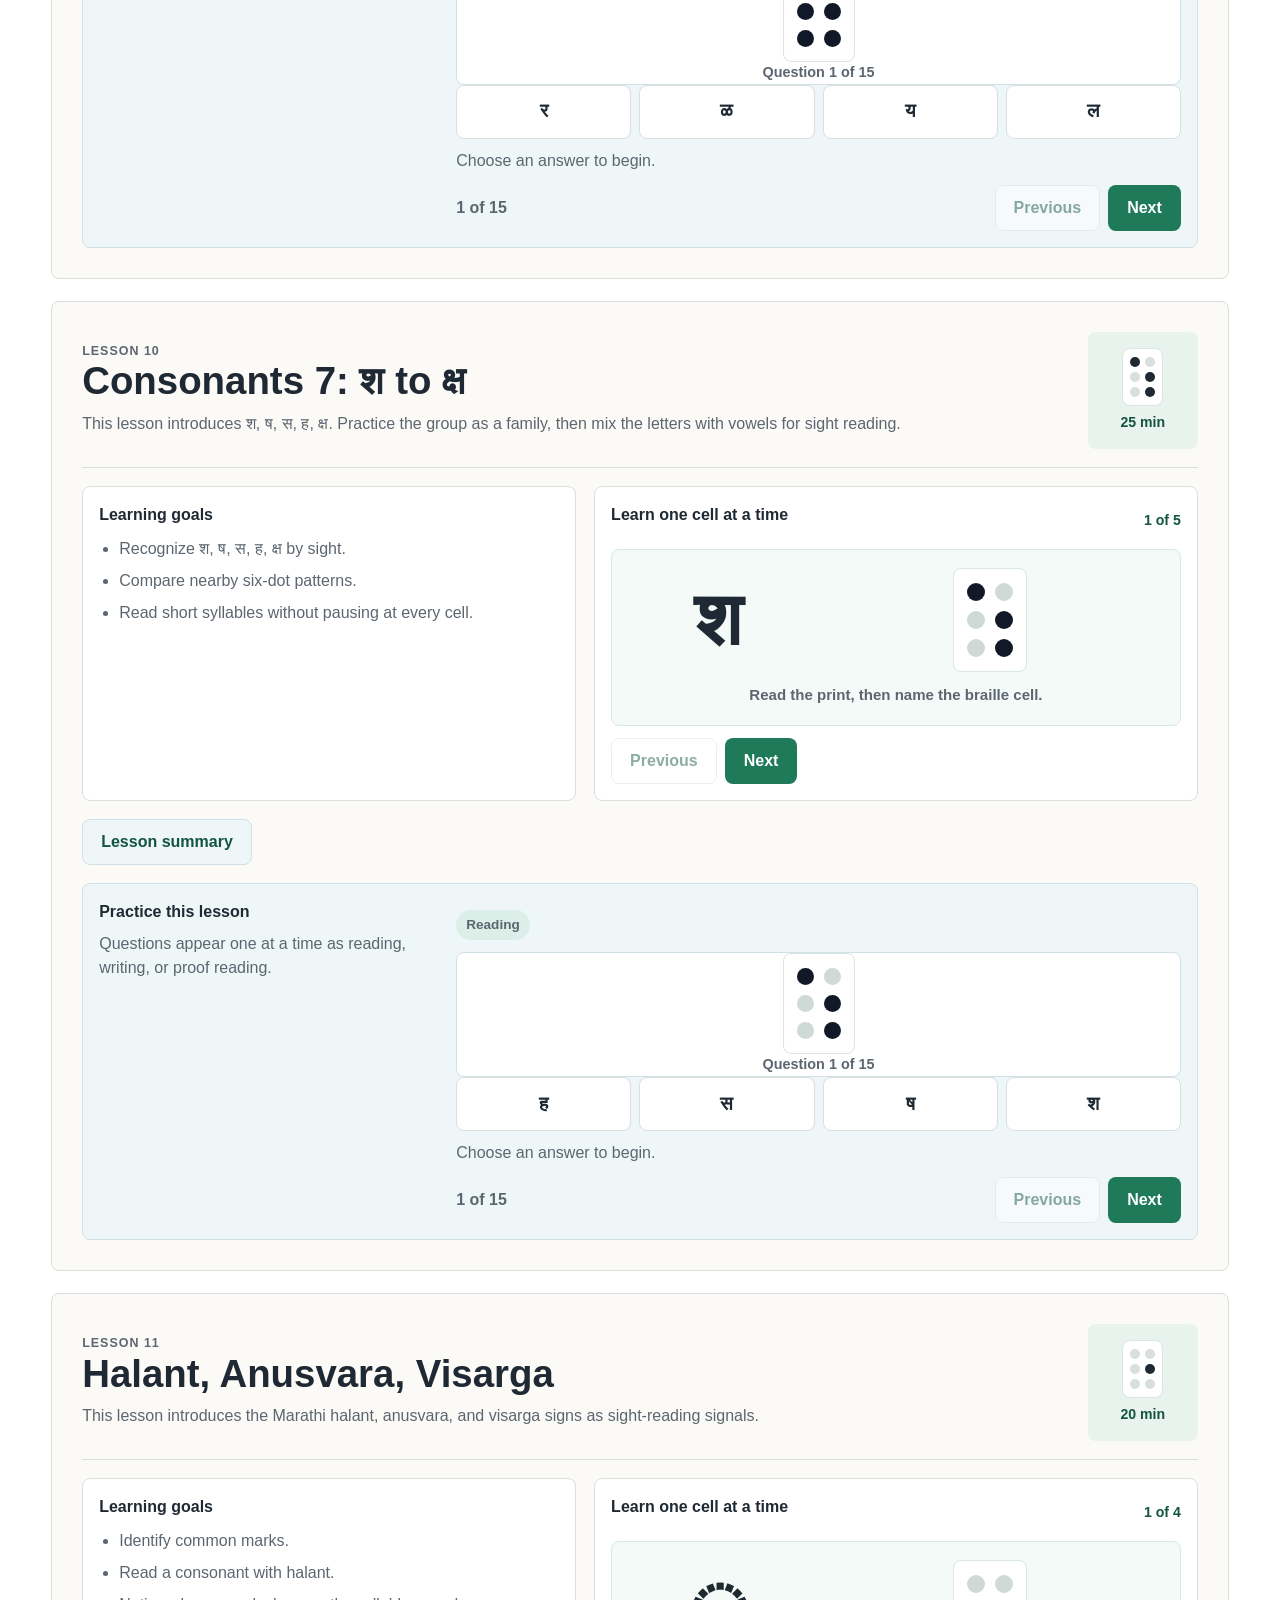
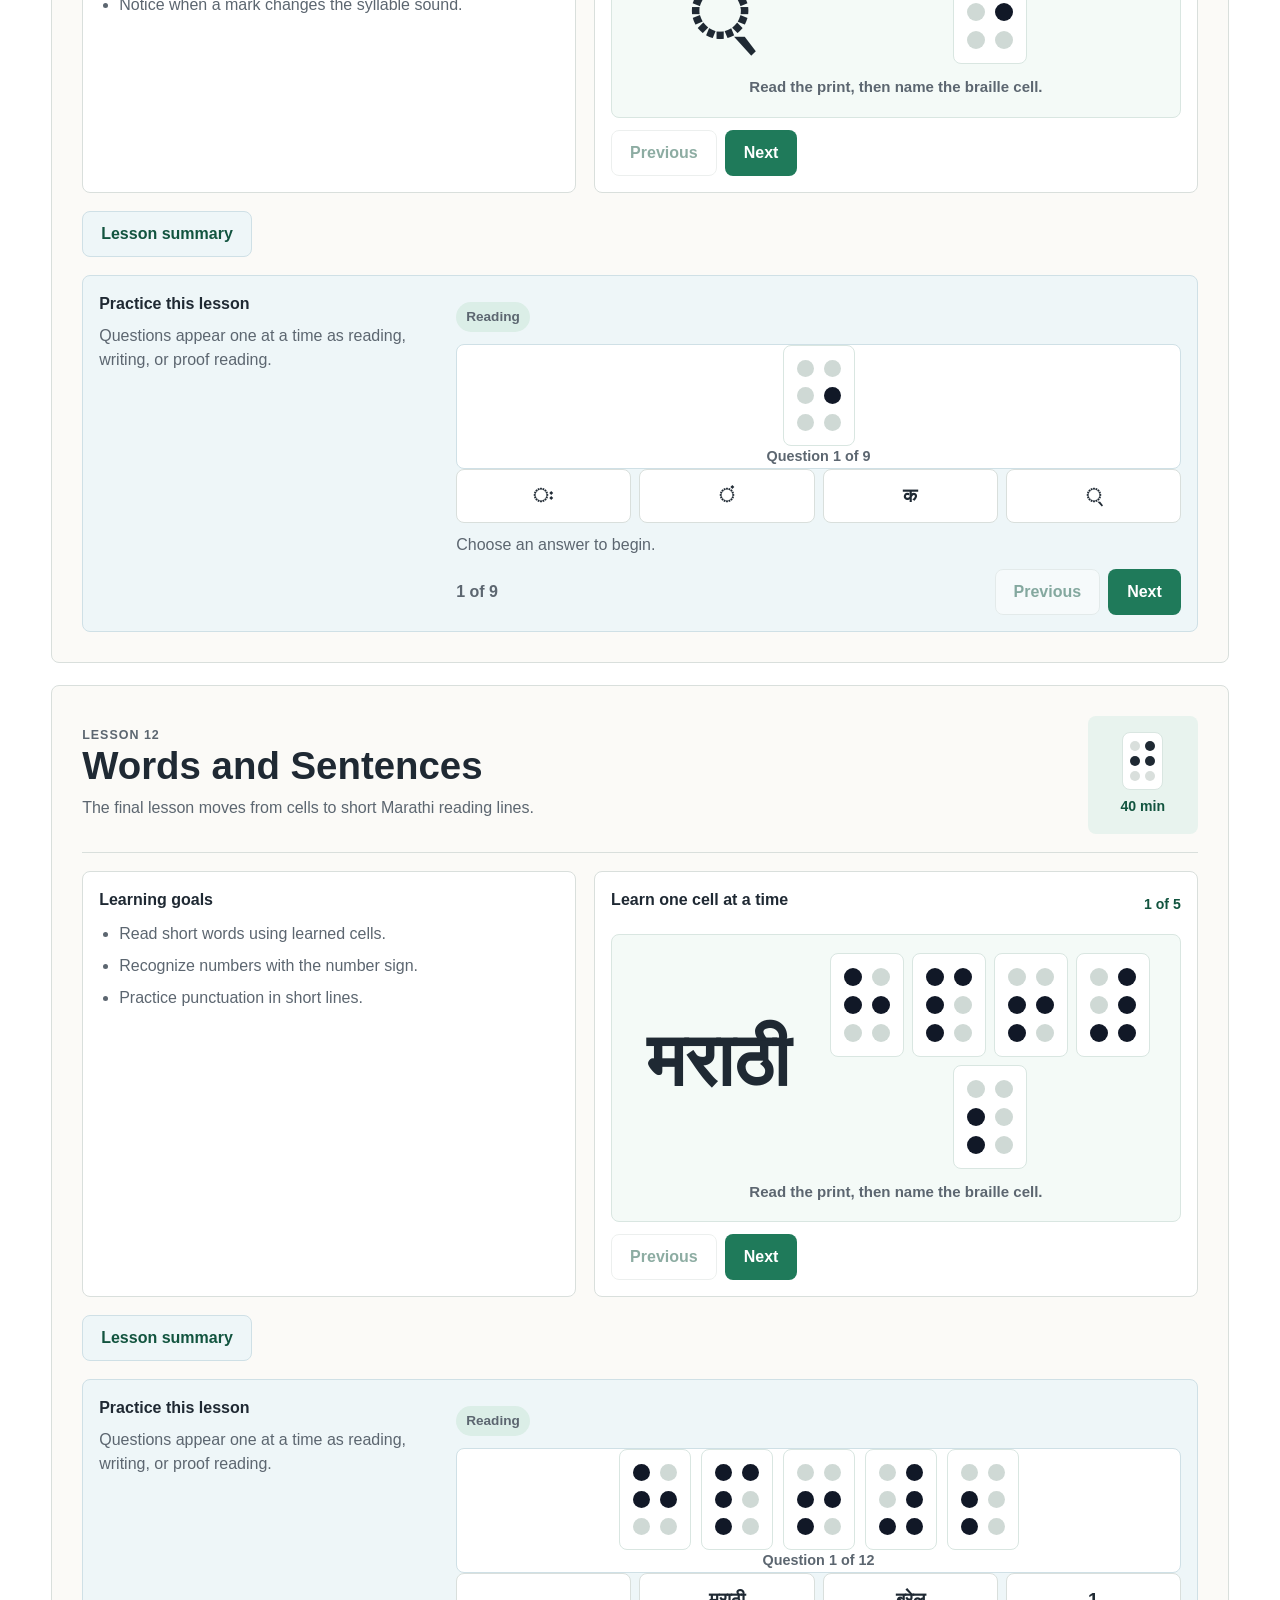
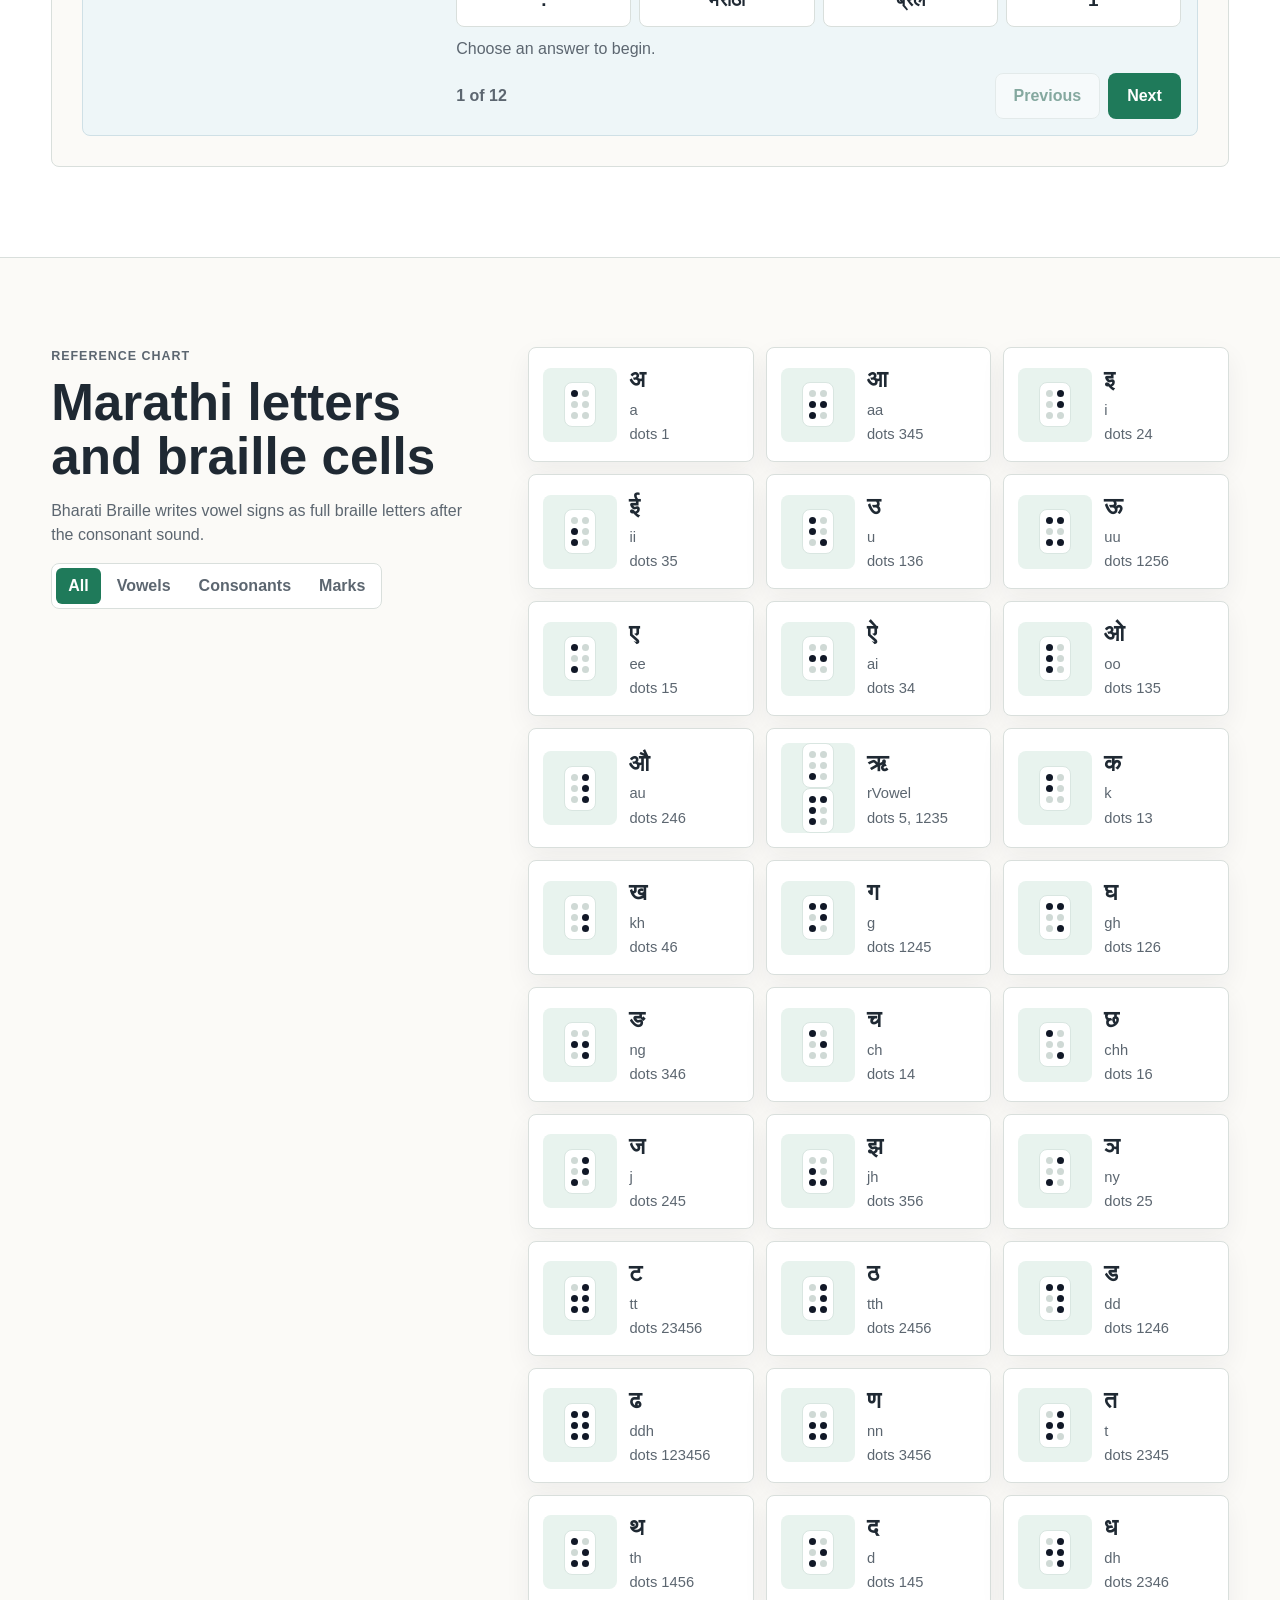
<file: marathi.html>
<!doctype html><html lang="en"><head><meta charset="utf-8"><meta name="viewport" content="width=device-width, initial-scale=1"><title>Marathi Braille by Sight</title><link rel="stylesheet" href="style.css"></head><body data-course="marathi"><header class="site-header"><a class="brand" href="index.html"><span class="brand-mark" data-braille-render="⠍" aria-hidden="true"></span><span id="brandName">Marathi Braille by Sight</span></a><nav aria-label="Primary"><a href="index.html#languages">All languages</a><a href="#lessons">Lessons</a><a href="#chart">Chart</a><a href="#sandbox">Sandbox</a></nav></header><main id="top"><section class="hero" aria-labelledby="hero-title"><div class="hero-art" aria-hidden="true"><div class="braille-ribbon" data-braille-render="⠍ ⠁ ⠗ ⠁ ⠞ ⠓ ⠊"></div></div><div class="hero-copy"><p class="eyebrow" id="courseEyebrow">Bharati Braille starter course</p><h1 id="hero-title">Learn Marathi Braille by seeing</h1><p id="heroCopy"></p></div></section><section class="intro band" aria-labelledby="path-title"><div><h2 id="path-title">Suggested path</h2><p id="pathCopy"></p></div><div class="stats" aria-label="Course summary"><span><strong>8</strong> lessons</span><span><strong>6-dot</strong> cells</span><span><strong>Grade 1</strong> starter</span></div></section><section id="series" class="section"><div class="section-heading"><p class="eyebrow">Lesson series</p><h2>Build recognition in small lessons</h2></div><div class="lesson-grid" id="lessonGrid"></div></section><section id="lessons" class="section lesson-detail-section"><div class="section-heading"><p class="eyebrow">Full lessons</p><h2>Lessons</h2><p id="lessonCopy"></p></div><div class="lesson-detail-list" id="lessonDetails"></div></section><div class="modal-backdrop" id="summaryModal" hidden><section class="summary-modal" role="dialog" aria-modal="true" aria-labelledby="summaryTitle"><div class="summary-modal-header"><div><p class="eyebrow">Lesson summary</p><h2 id="summaryTitle">Lesson summary</h2></div><button class="icon-button" type="button" id="closeSummary" aria-label="Close lesson summary">×</button></div><div class="summary-modal-body" id="summaryBody"></div></section></div><section id="chart" class="section split"><div class="section-heading sticky-copy"><p class="eyebrow">Reference chart</p><h2 id="chartTitle">Marathi letters and braille cells</h2><p id="chartCopy"></p><div class="segmented" role="tablist" aria-label="Chart groups"><button class="active" type="button" data-chart-filter="all">All</button><button type="button" data-chart-filter="vowel">Vowels</button><button type="button" data-chart-filter="consonant">Consonants</button><button type="button" data-chart-filter="mark">Marks</button></div></div><div class="chart-panel"><div class="chart-grid" id="chartGrid"></div></div></section><section id="sandbox" class="section split reverse"><div class="sandbox-tool"><label for="kannadaInput" id="sandboxLabel">Marathi print</label><textarea id="kannadaInput" rows="6"></textarea><div class="sandbox-output" aria-label="Braille output"><span id="brailleOutput"></span></div></div><div class="section-heading sticky-copy"><p class="eyebrow">Sandbox</p><h2>Explore print-to-braille order</h2><p id="sandboxCopy"></p></div></section></main><footer class="site-footer"><span id="footerName">Marathi Braille by Sight</span><a href="#top">Back to top</a></footer><script src="multi-course.js?v=practice-20260617"></script></body></html>
</file>
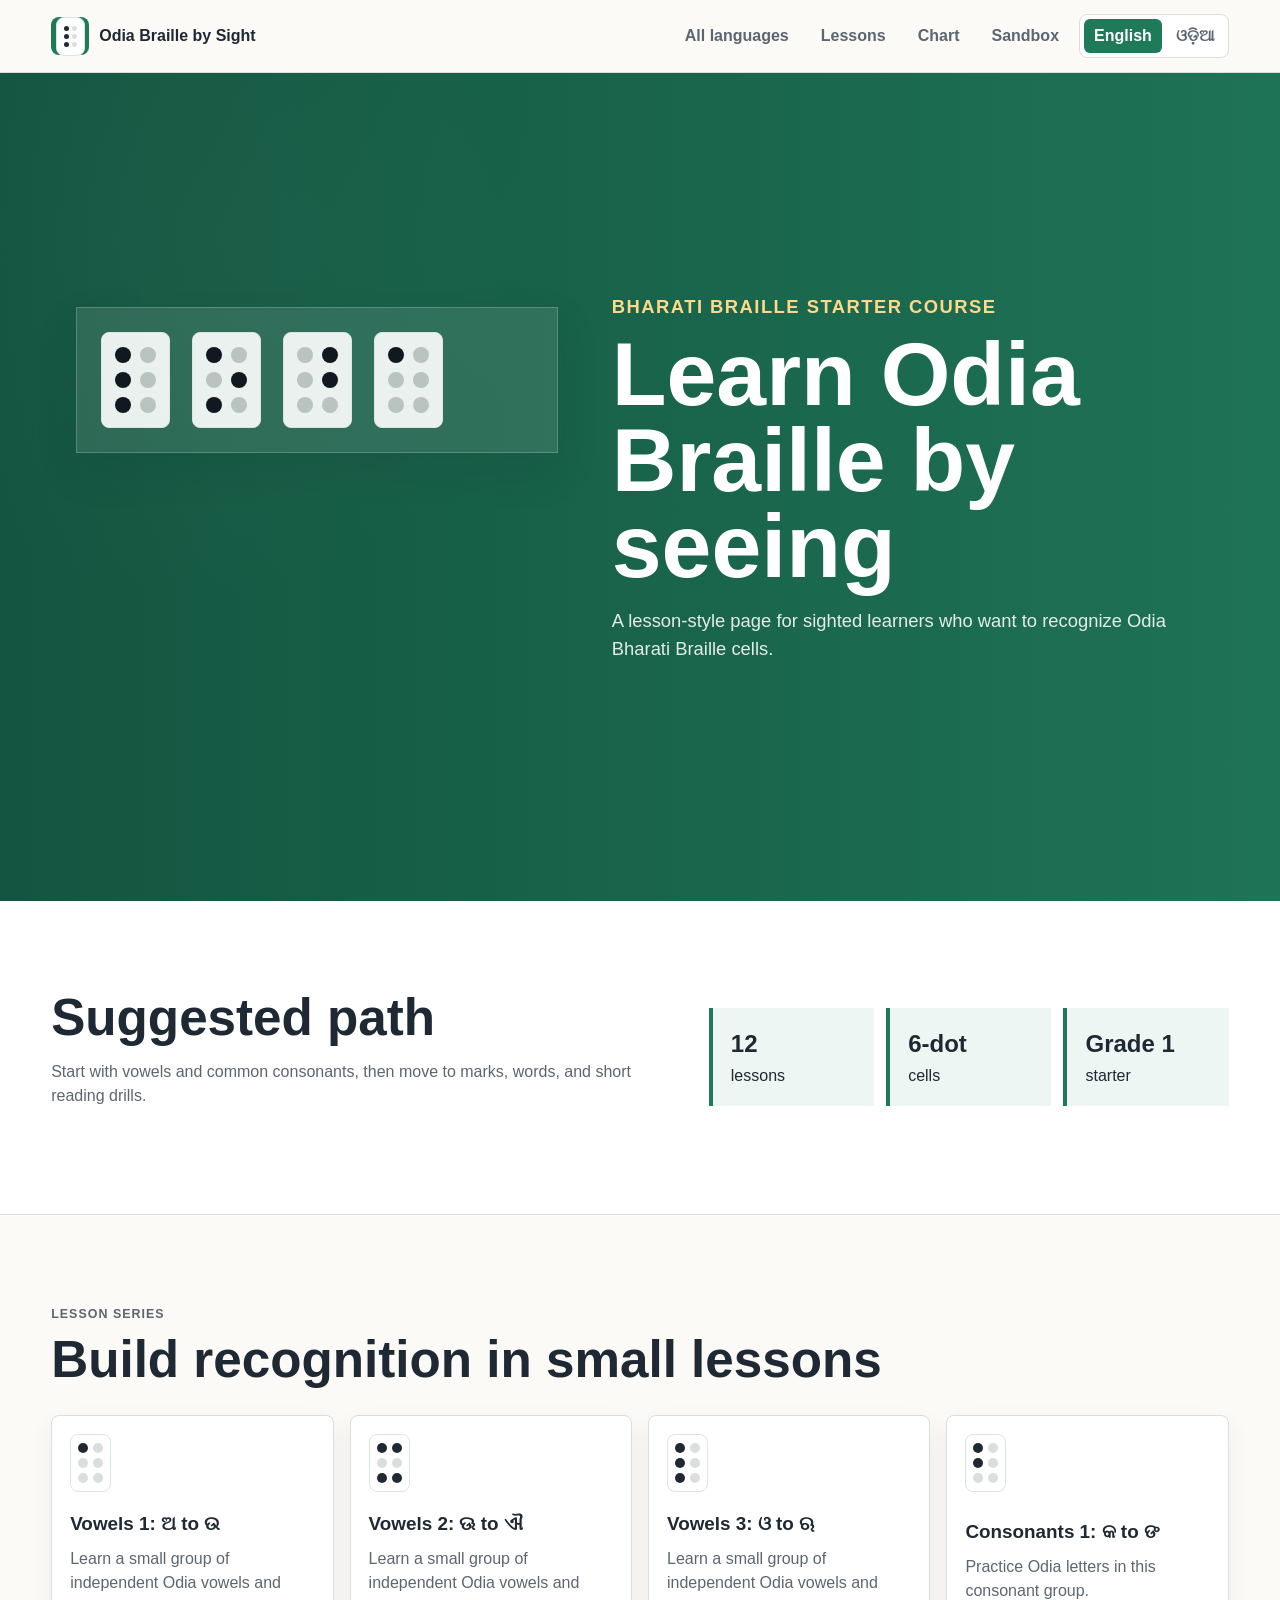
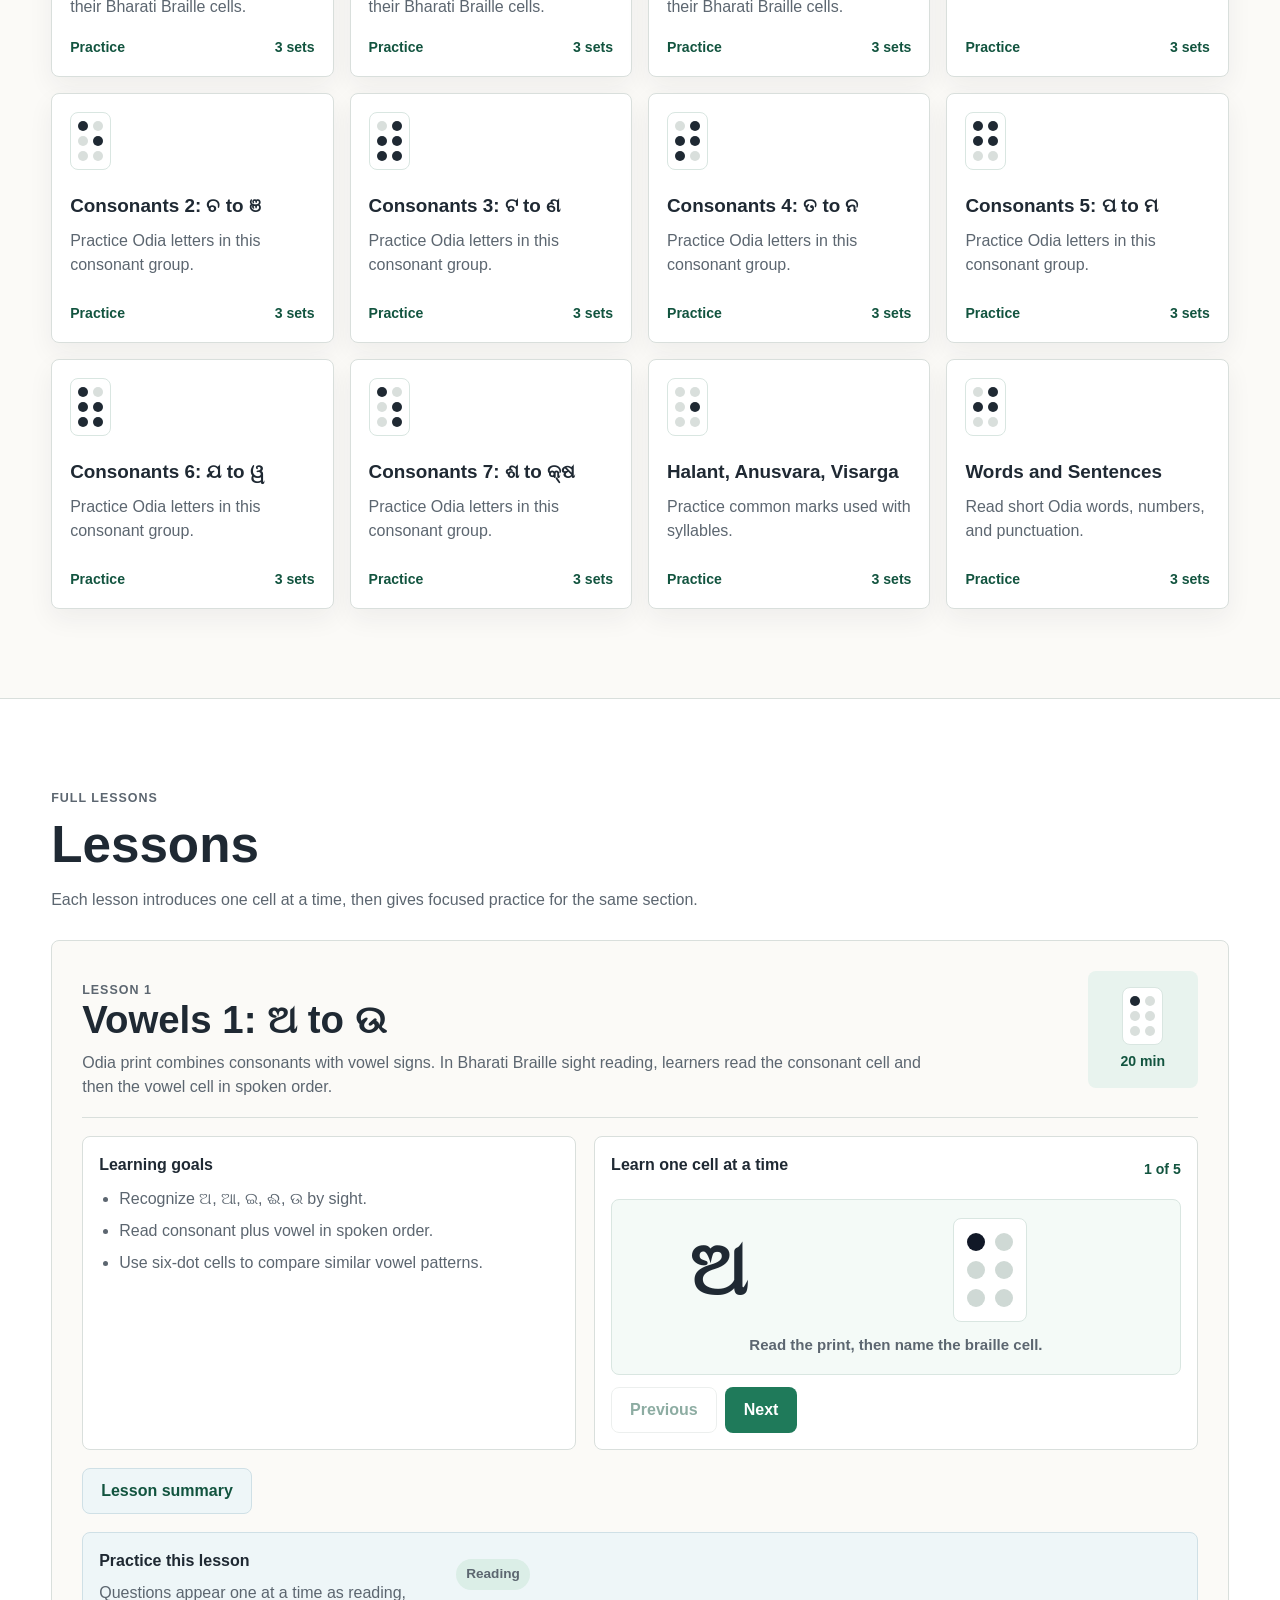
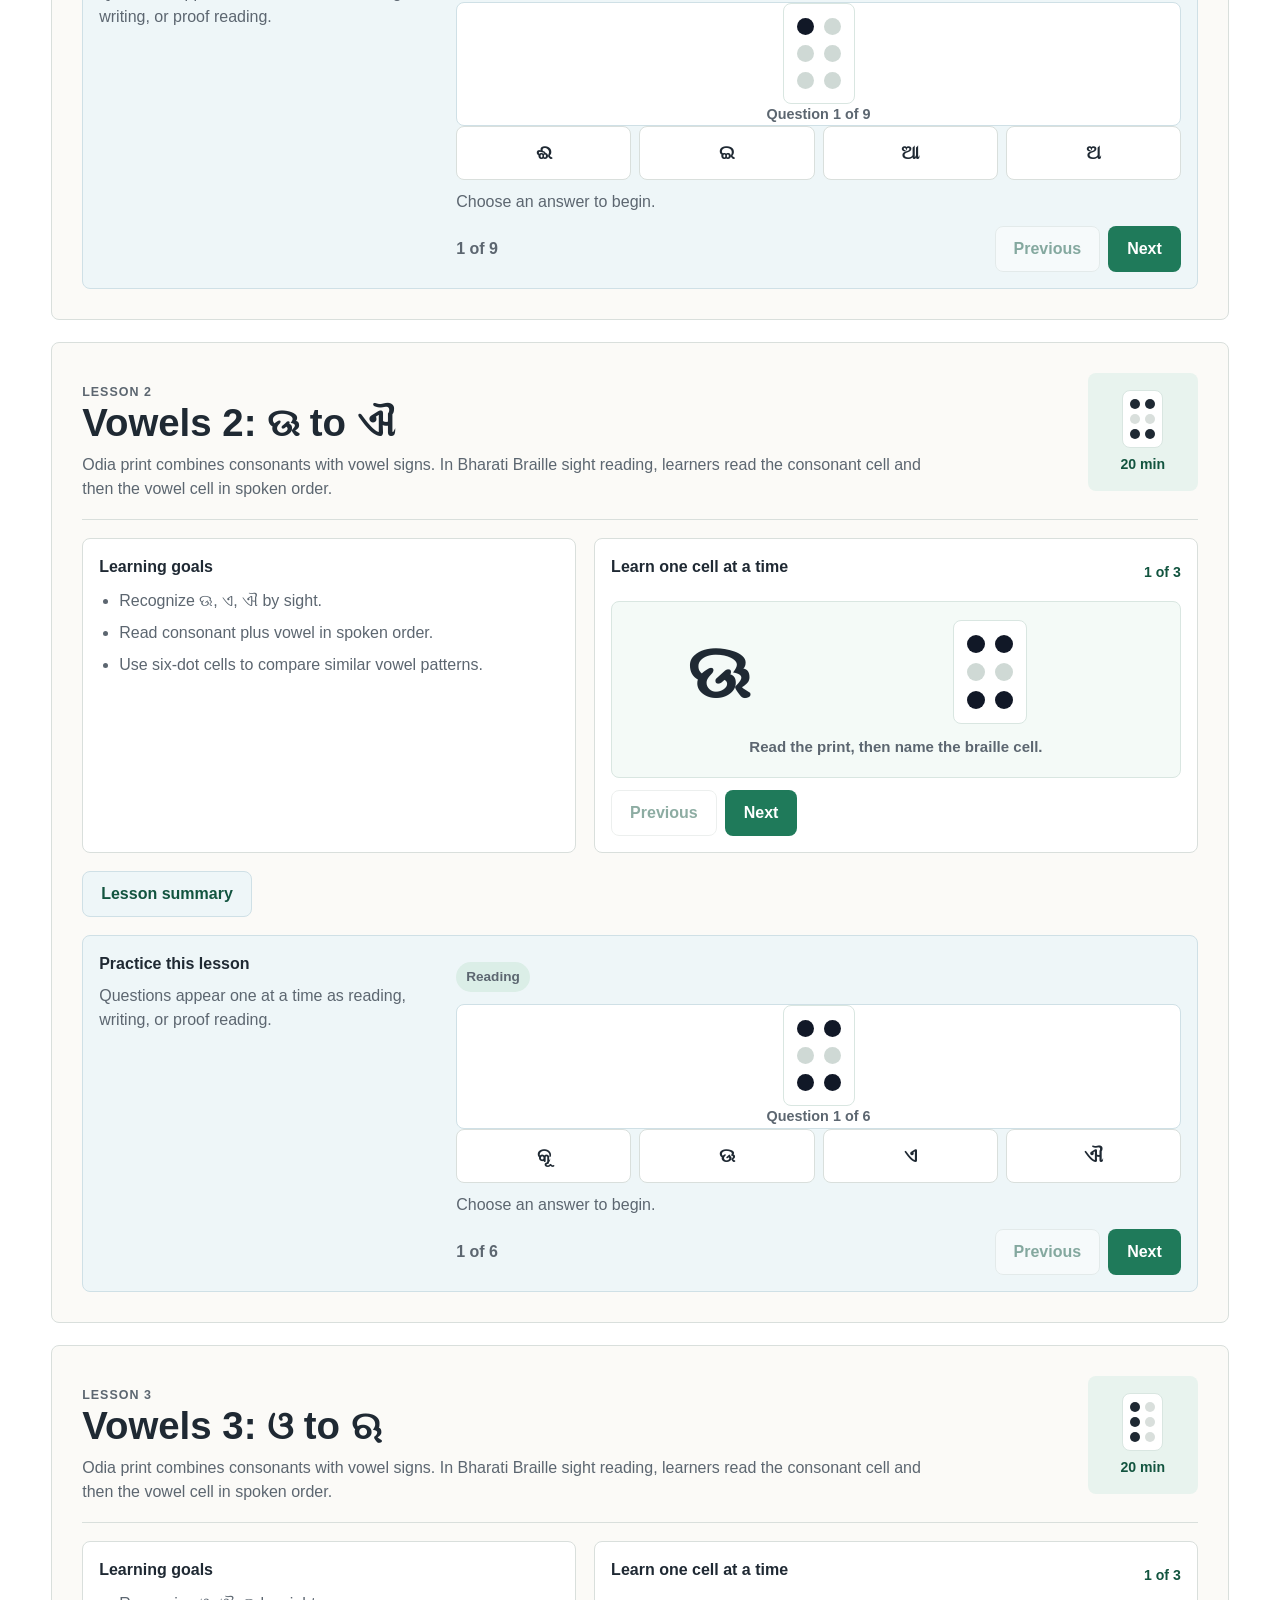
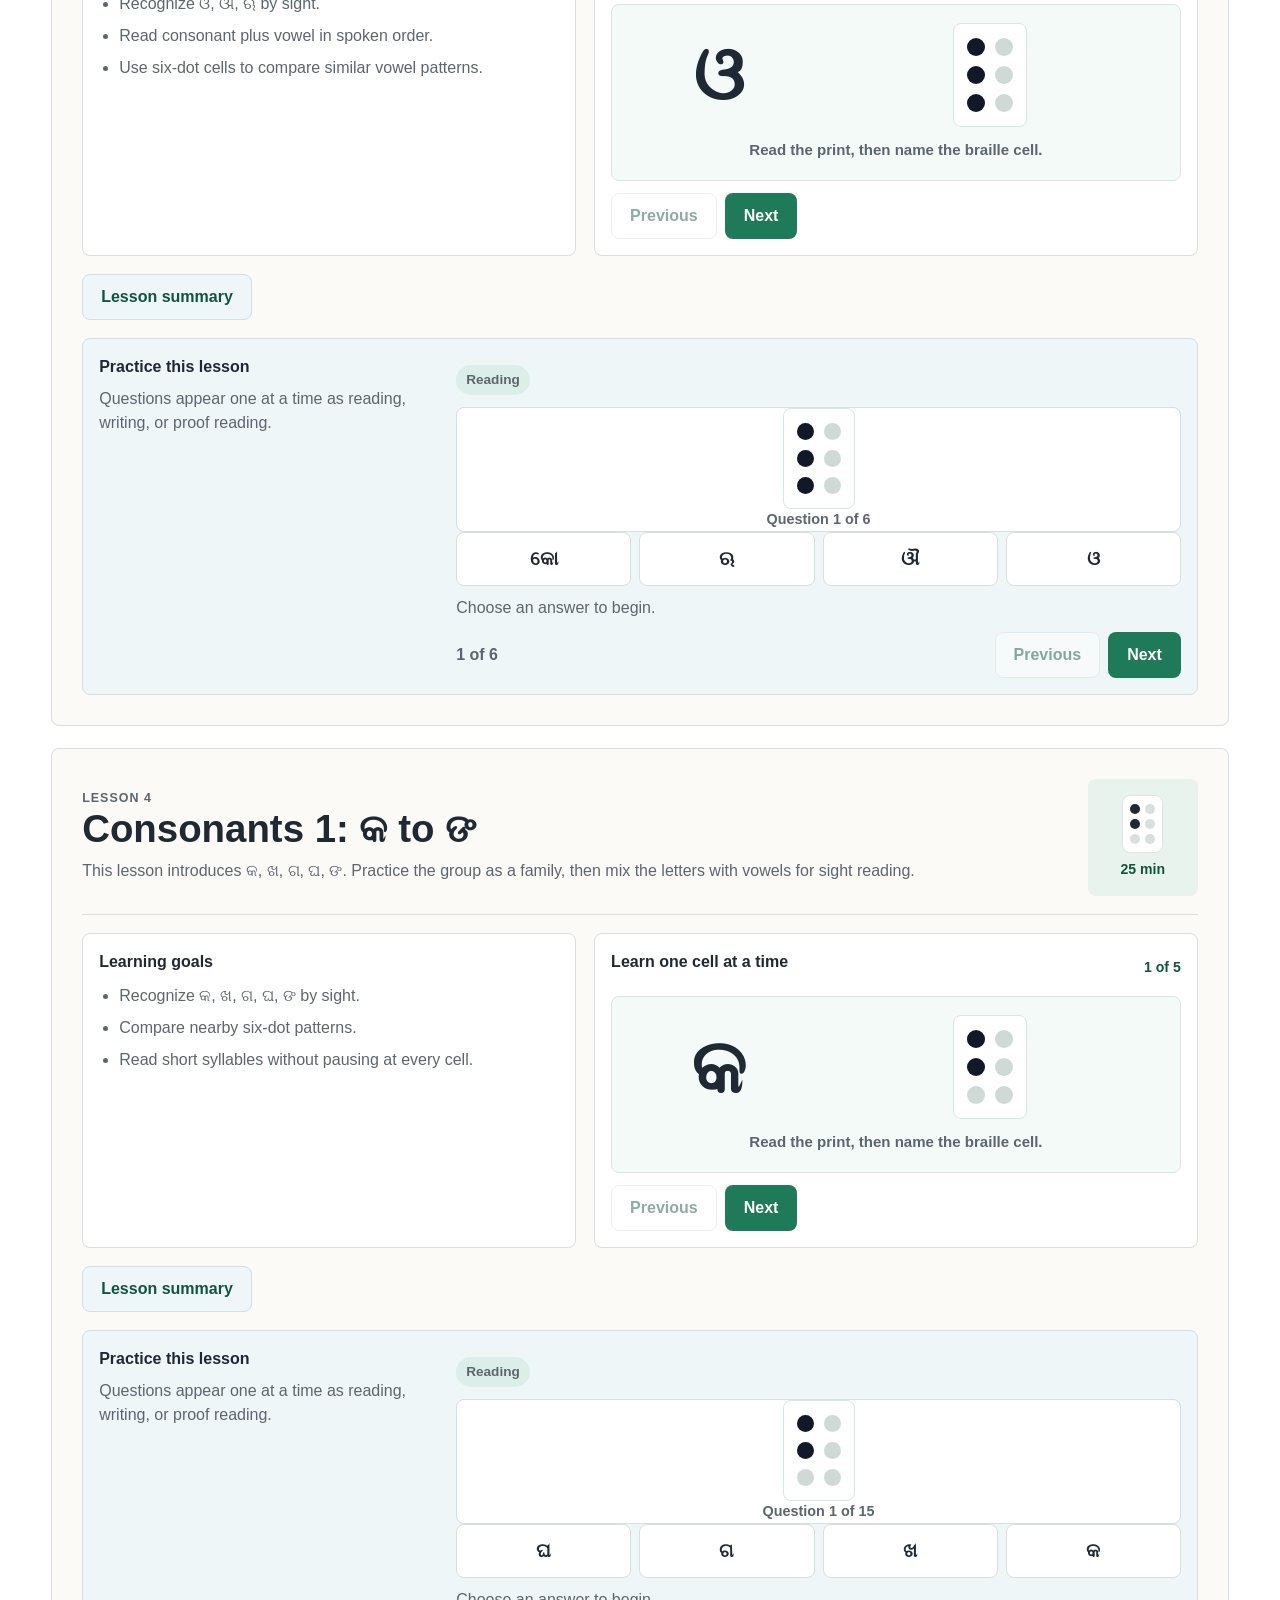
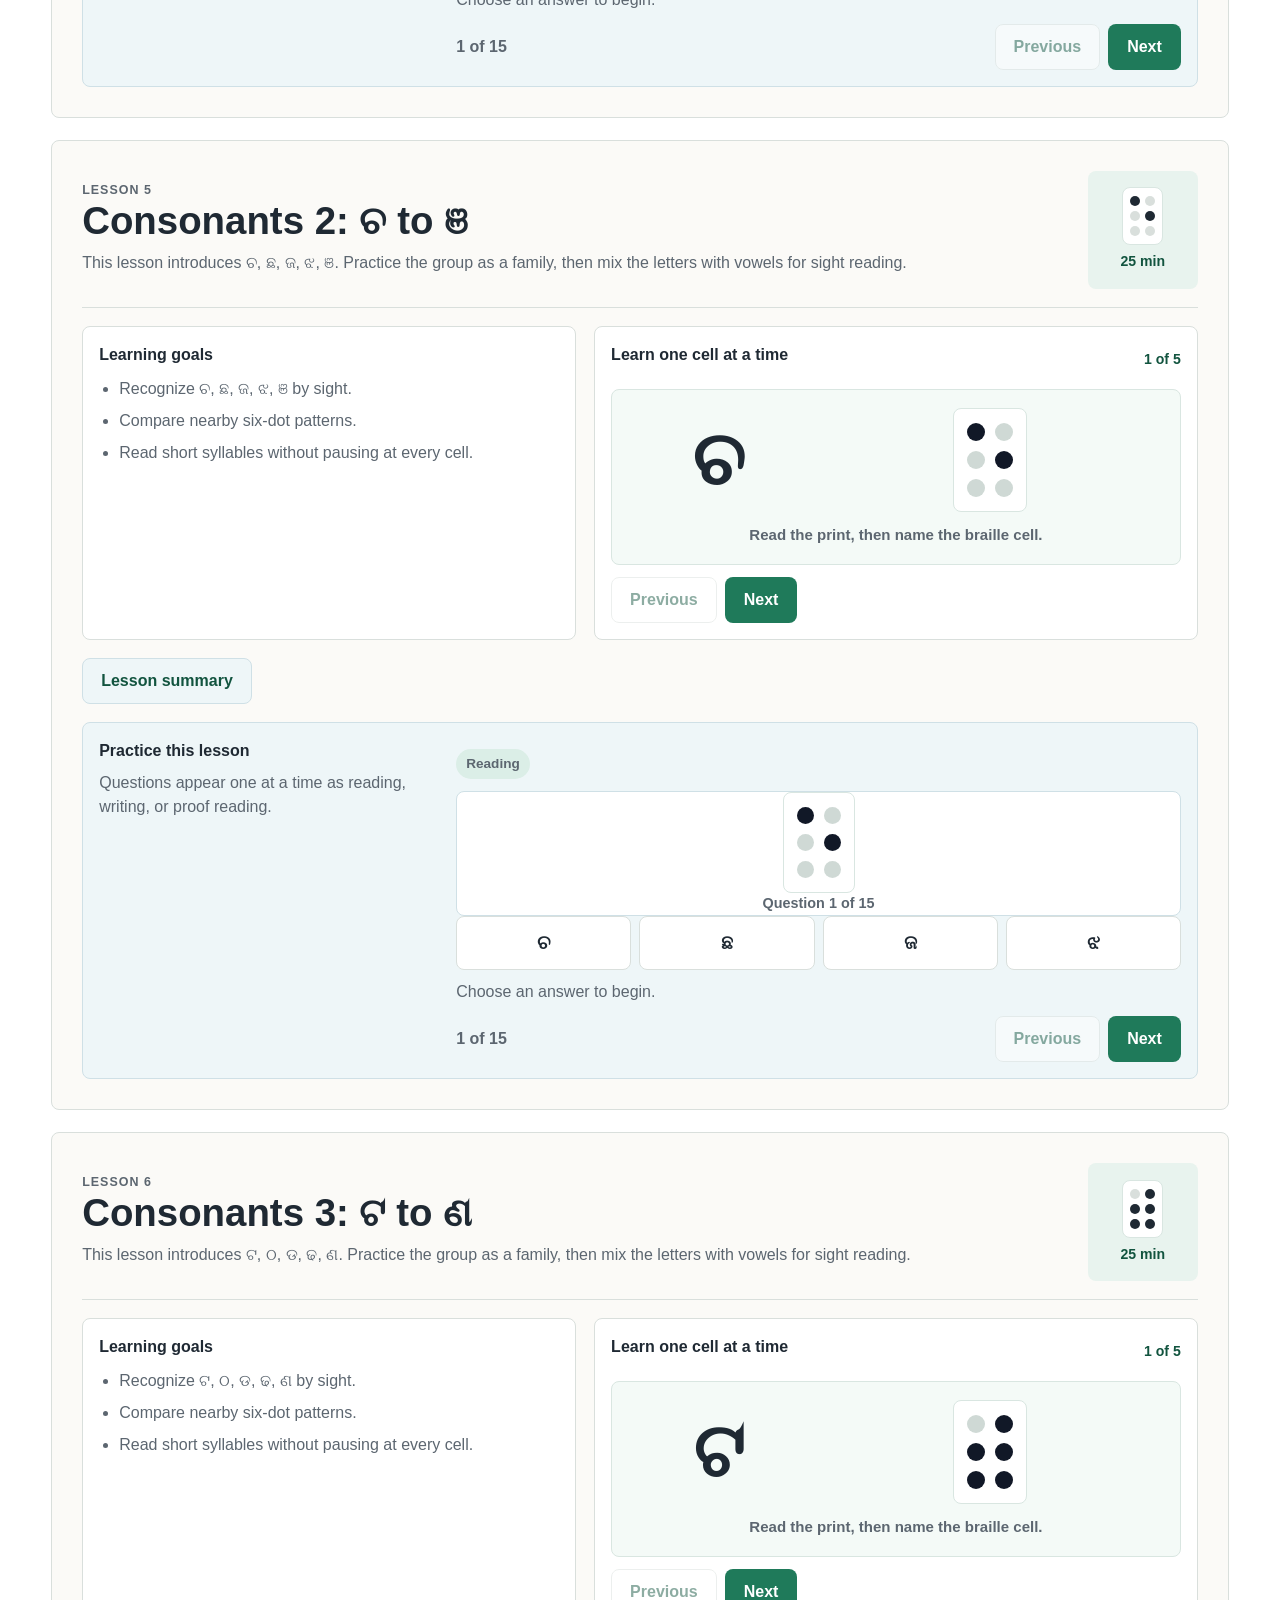
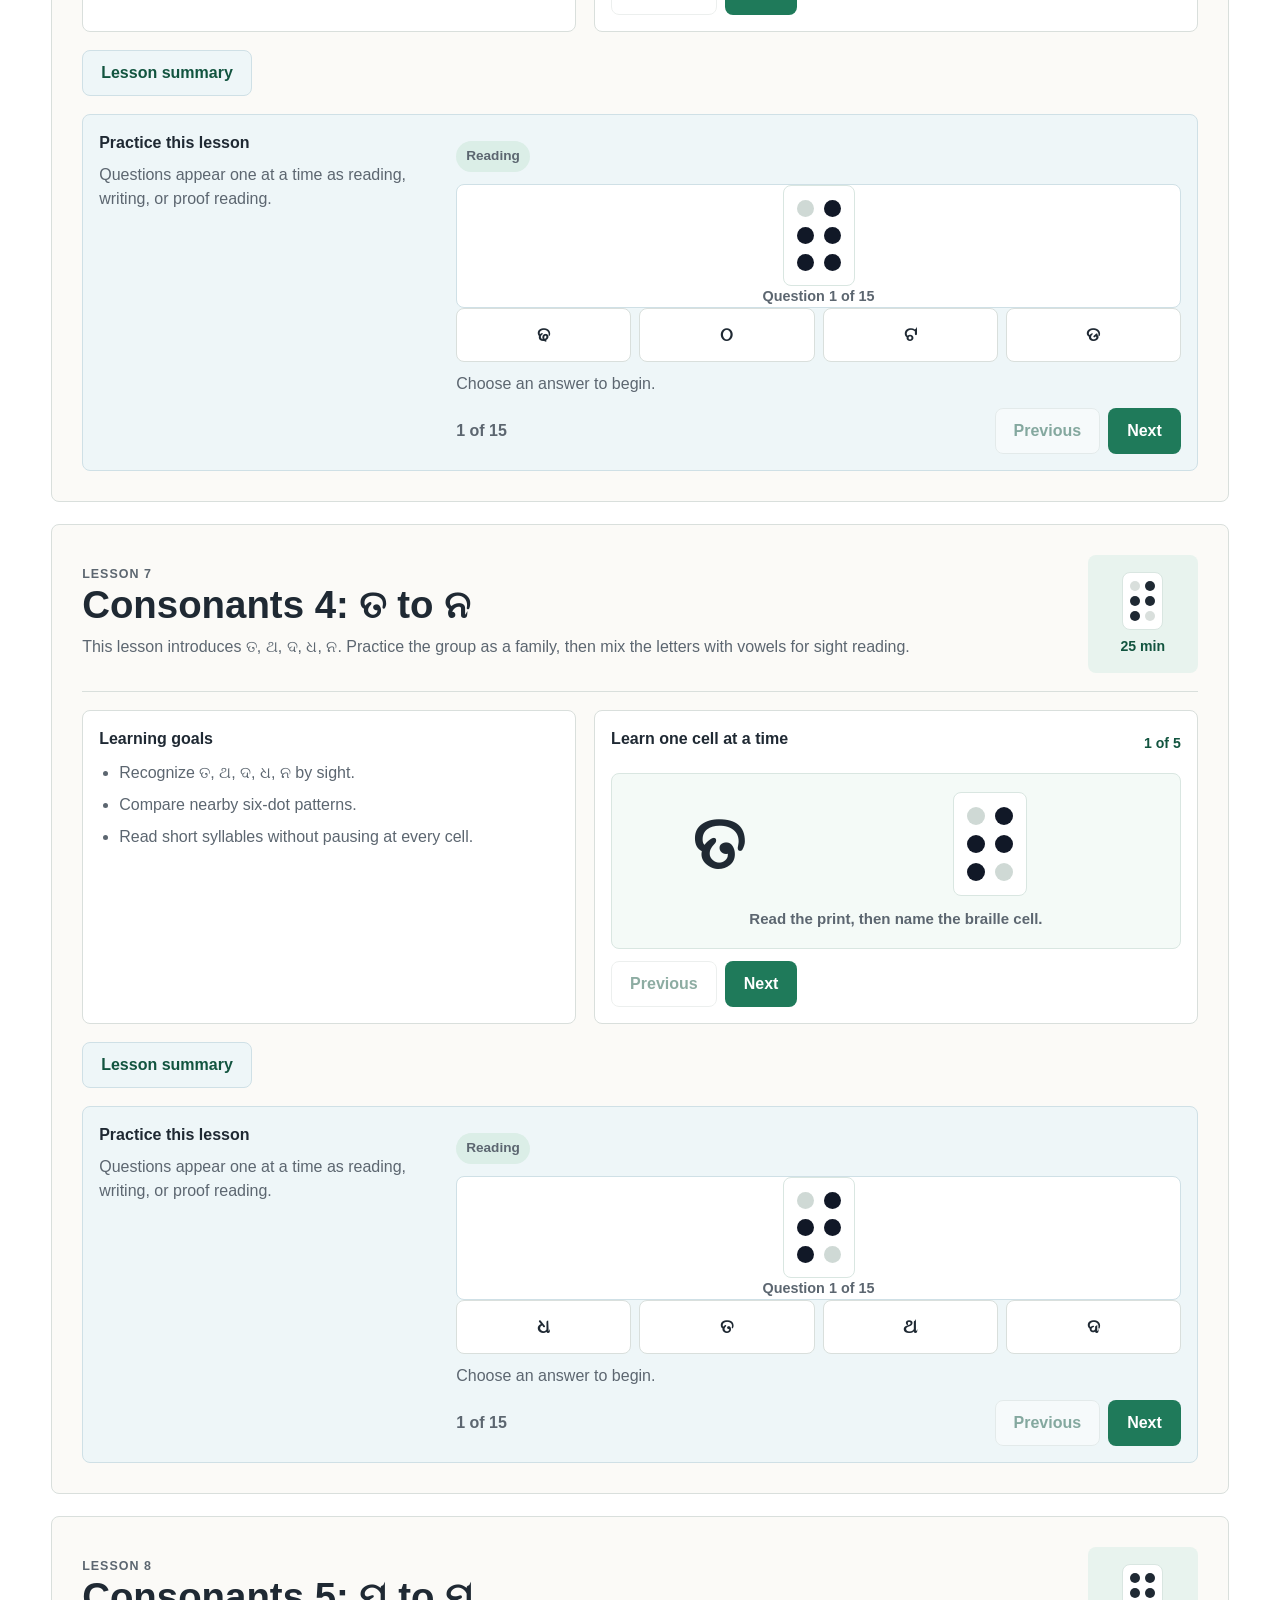
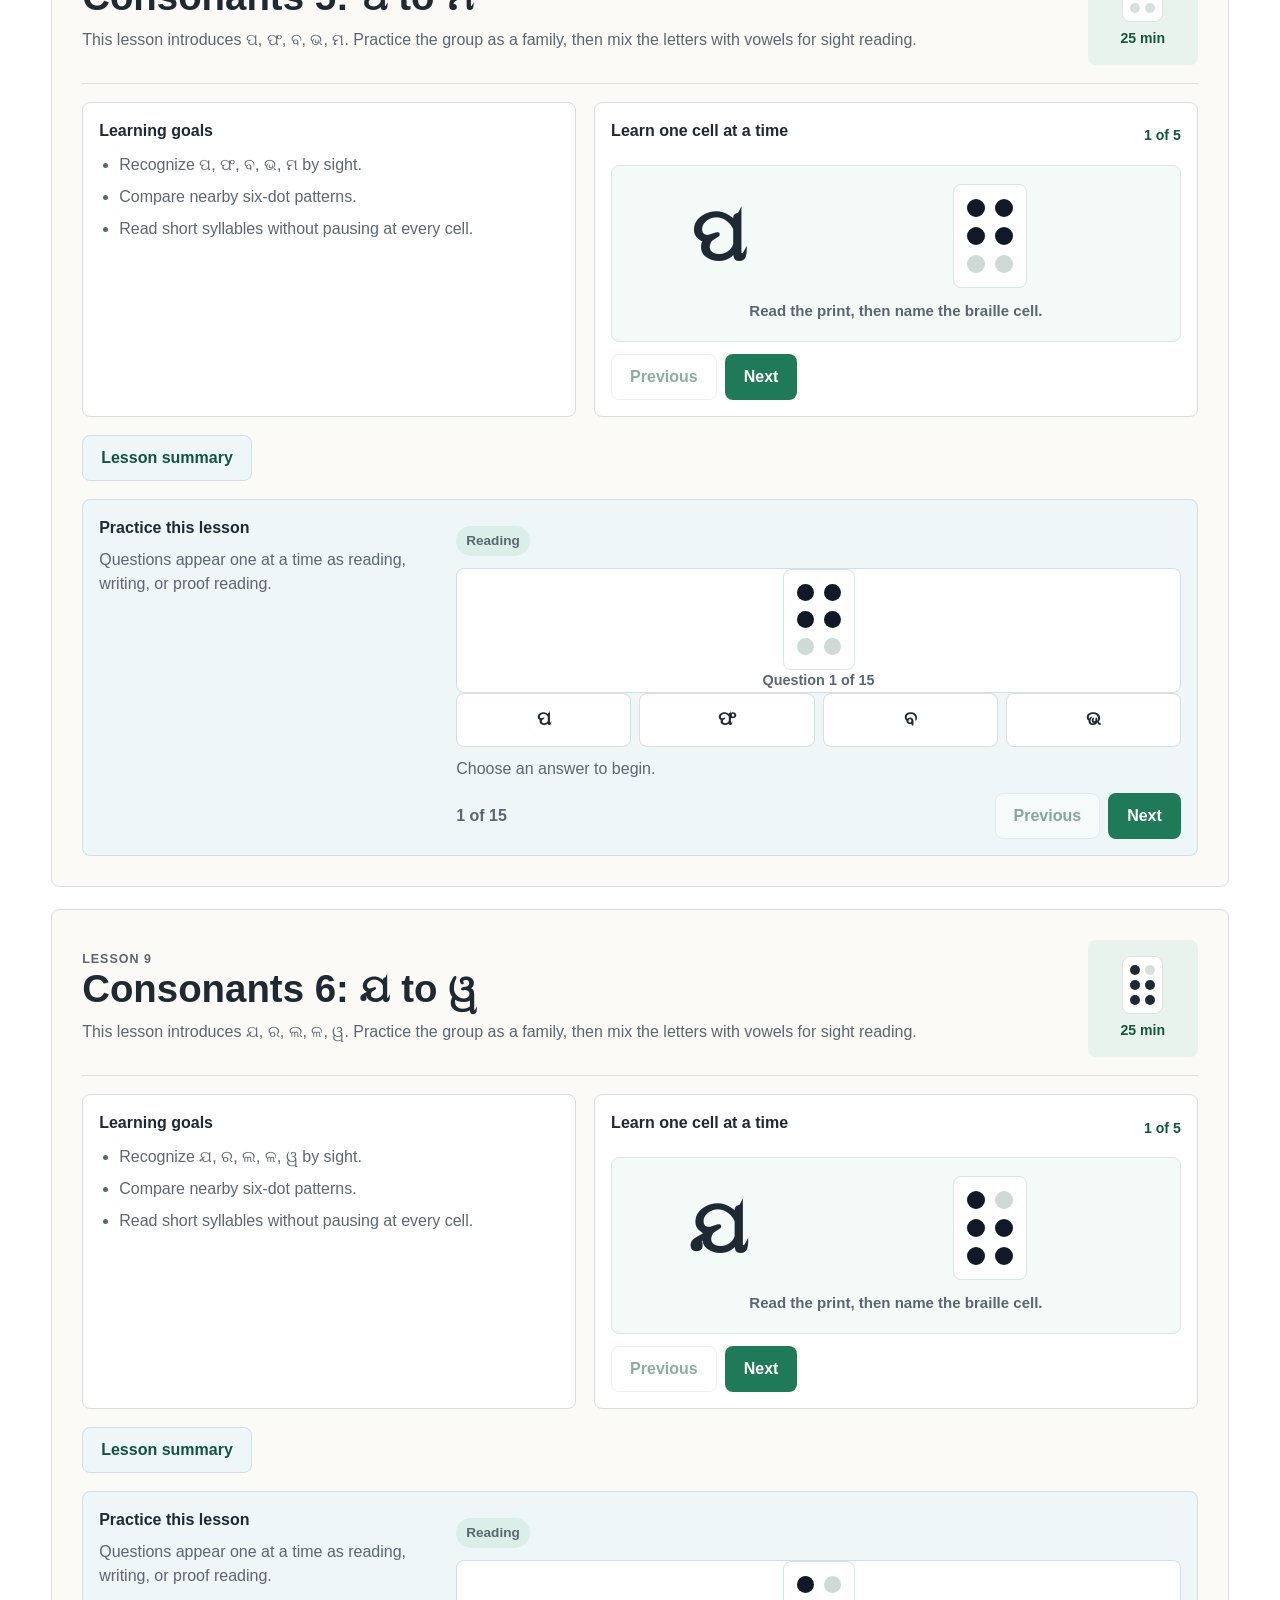
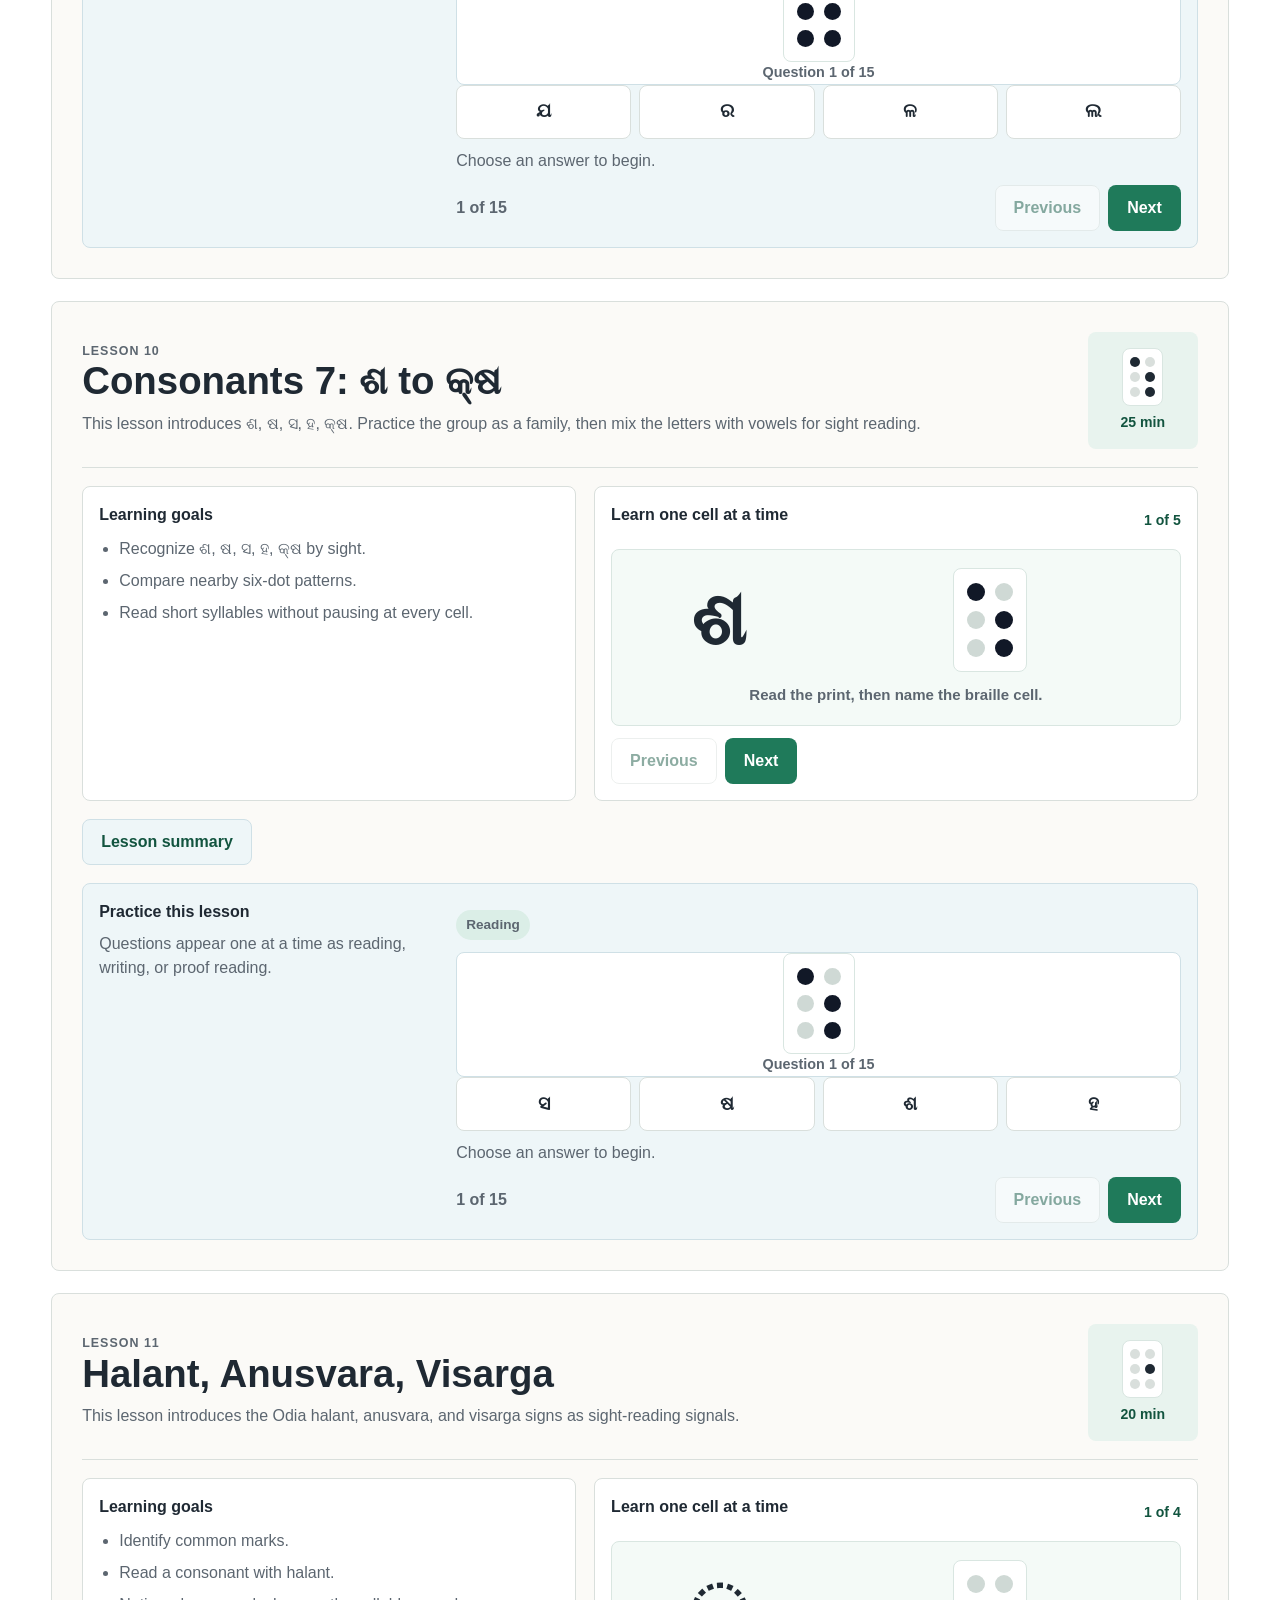
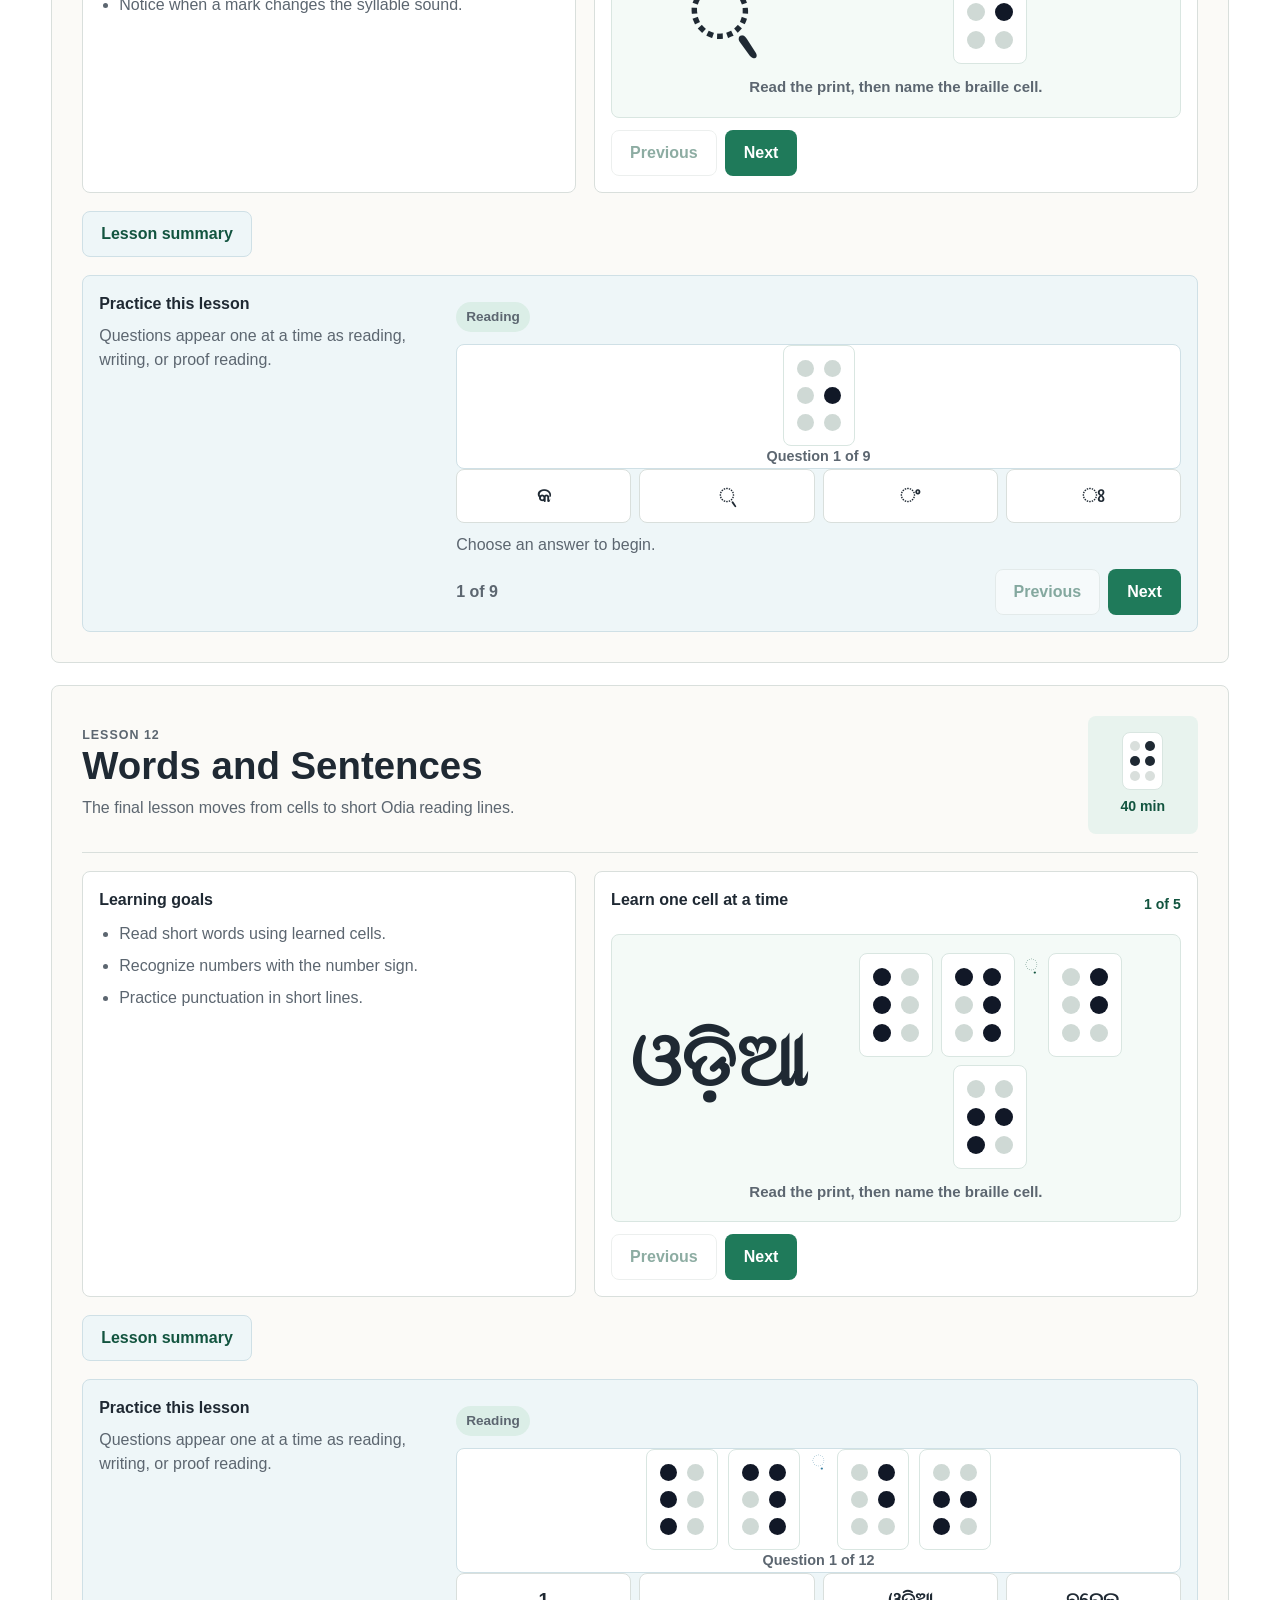
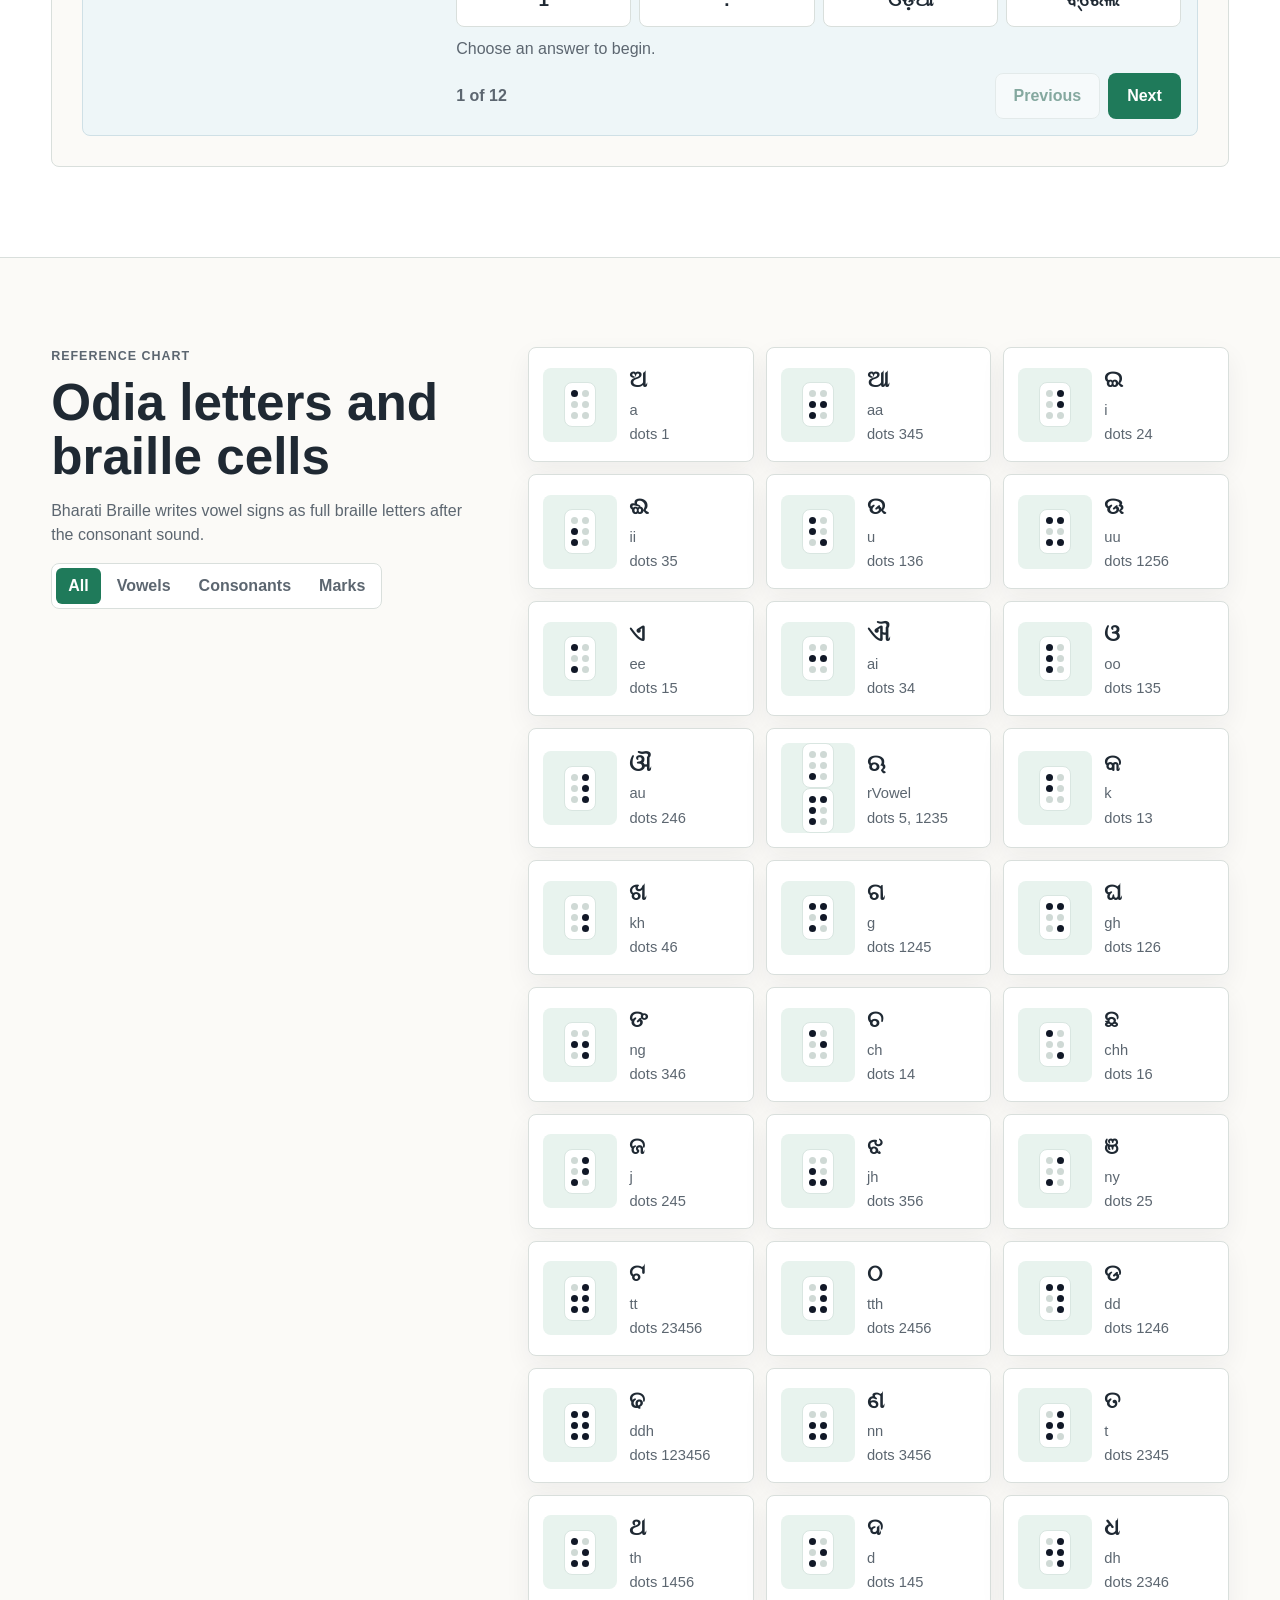
<file: odia.html>
<!doctype html><html lang="en"><head><meta charset="utf-8"><meta name="viewport" content="width=device-width, initial-scale=1"><title>Odia Braille by Sight</title><link rel="stylesheet" href="style.css"></head><body data-course="odia"><header class="site-header"><a class="brand" href="index.html"><span class="brand-mark" data-braille-render="⠕" aria-hidden="true"></span><span id="brandName">Odia Braille by Sight</span></a><nav aria-label="Primary"><a href="index.html#languages">All languages</a><a href="#lessons">Lessons</a><a href="#chart">Chart</a><a href="#sandbox">Sandbox</a></nav></header><main id="top"><section class="hero" aria-labelledby="hero-title"><div class="hero-art" aria-hidden="true"><div class="braille-ribbon" data-braille-render="⠕ ⠙ ⠊ ⠁"></div></div><div class="hero-copy"><p class="eyebrow" id="courseEyebrow">Bharati Braille starter course</p><h1 id="hero-title">Learn Odia Braille by seeing</h1><p id="heroCopy"></p></div></section><section class="intro band" aria-labelledby="path-title"><div><h2 id="path-title">Suggested path</h2><p id="pathCopy"></p></div><div class="stats" aria-label="Course summary"><span><strong>8</strong> lessons</span><span><strong>6-dot</strong> cells</span><span><strong>Grade 1</strong> starter</span></div></section><section id="series" class="section"><div class="section-heading"><p class="eyebrow">Lesson series</p><h2>Build recognition in small lessons</h2></div><div class="lesson-grid" id="lessonGrid"></div></section><section id="lessons" class="section lesson-detail-section"><div class="section-heading"><p class="eyebrow">Full lessons</p><h2>Lessons</h2><p id="lessonCopy"></p></div><div class="lesson-detail-list" id="lessonDetails"></div></section><div class="modal-backdrop" id="summaryModal" hidden><section class="summary-modal" role="dialog" aria-modal="true" aria-labelledby="summaryTitle"><div class="summary-modal-header"><div><p class="eyebrow">Lesson summary</p><h2 id="summaryTitle">Lesson summary</h2></div><button class="icon-button" type="button" id="closeSummary" aria-label="Close lesson summary">×</button></div><div class="summary-modal-body" id="summaryBody"></div></section></div><section id="chart" class="section split"><div class="section-heading sticky-copy"><p class="eyebrow">Reference chart</p><h2 id="chartTitle">Odia letters and braille cells</h2><p id="chartCopy"></p><div class="segmented" role="tablist" aria-label="Chart groups"><button class="active" type="button" data-chart-filter="all">All</button><button type="button" data-chart-filter="vowel">Vowels</button><button type="button" data-chart-filter="consonant">Consonants</button><button type="button" data-chart-filter="mark">Marks</button></div></div><div class="chart-panel"><div class="chart-grid" id="chartGrid"></div></div></section><section id="sandbox" class="section split reverse"><div class="sandbox-tool"><label for="kannadaInput" id="sandboxLabel">Odia print</label><textarea id="kannadaInput" rows="6"></textarea><div class="sandbox-output" aria-label="Braille output"><span id="brailleOutput"></span></div></div><div class="section-heading sticky-copy"><p class="eyebrow">Sandbox</p><h2>Explore print-to-braille order</h2><p id="sandboxCopy"></p></div></section></main><footer class="site-footer"><span id="footerName">Odia Braille by Sight</span><a href="#top">Back to top</a></footer><script src="multi-course.js?v=practice-20260617"></script></body></html>
</file>
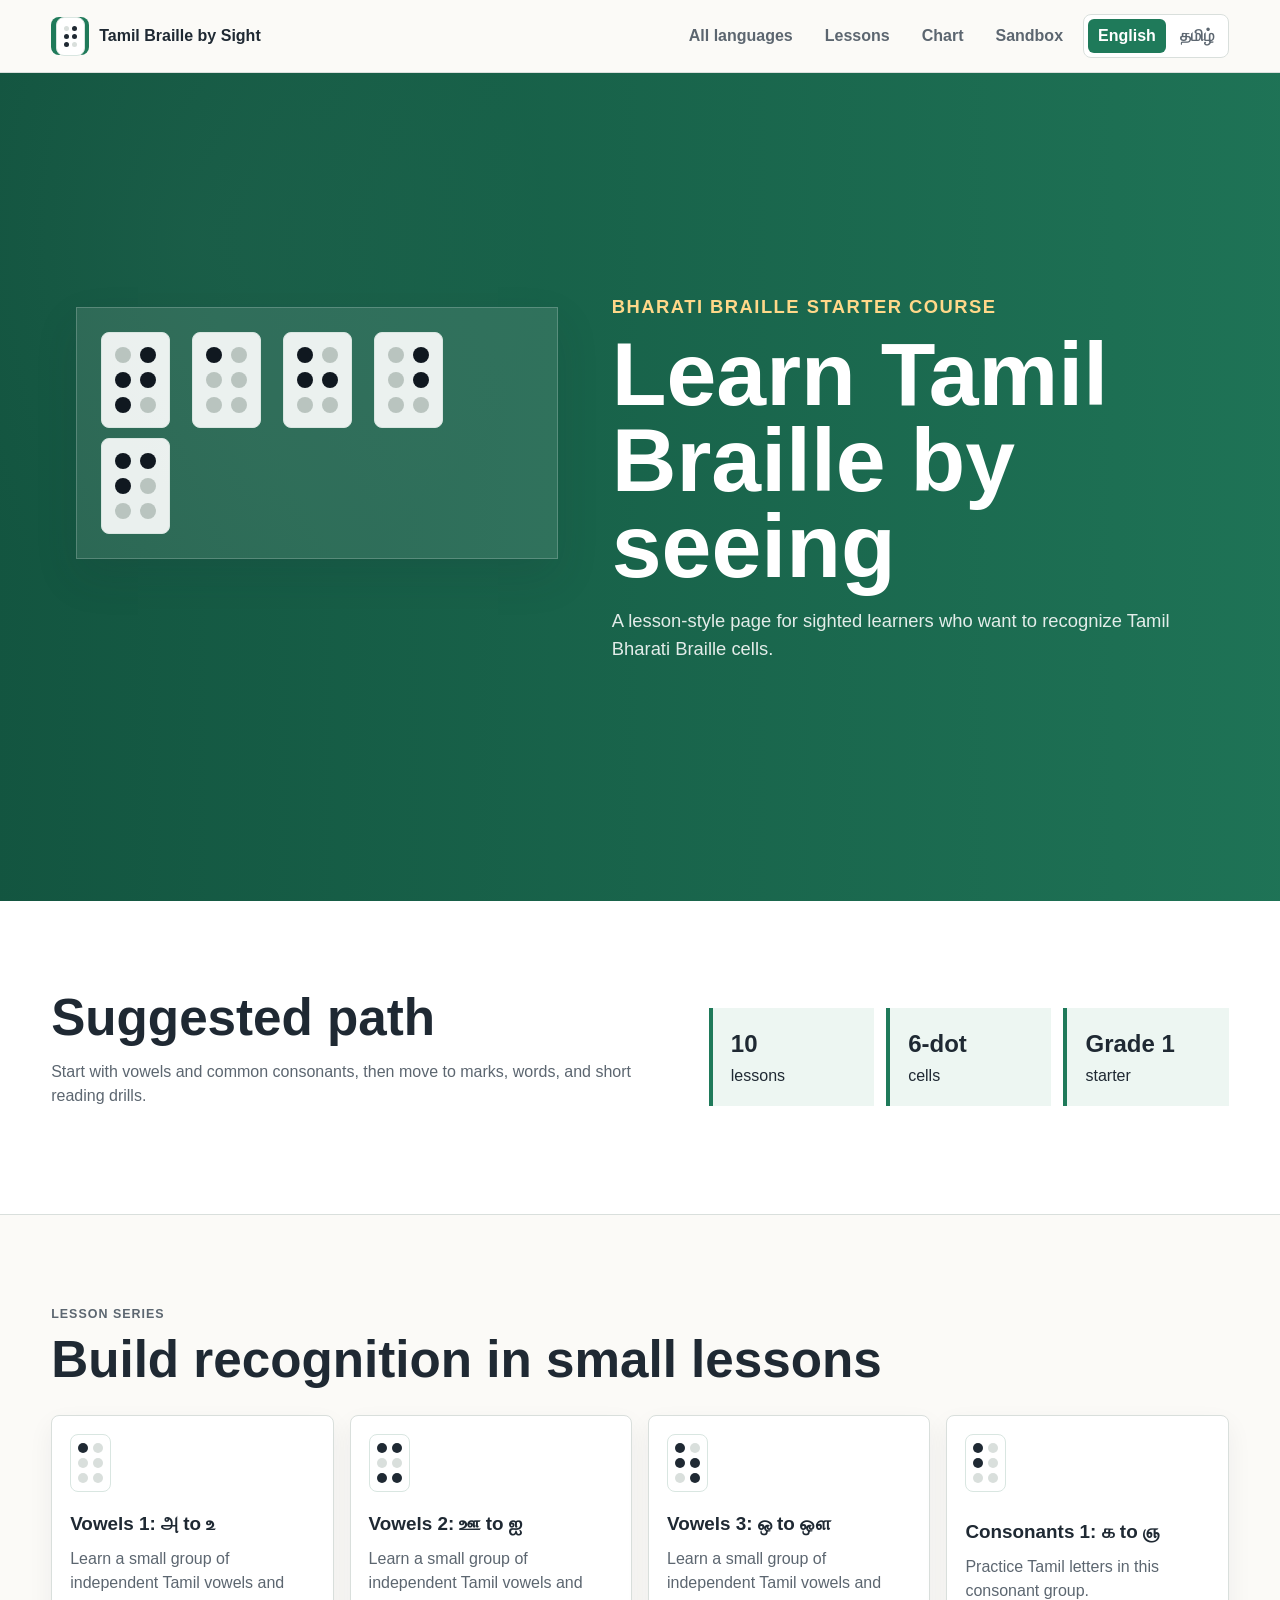
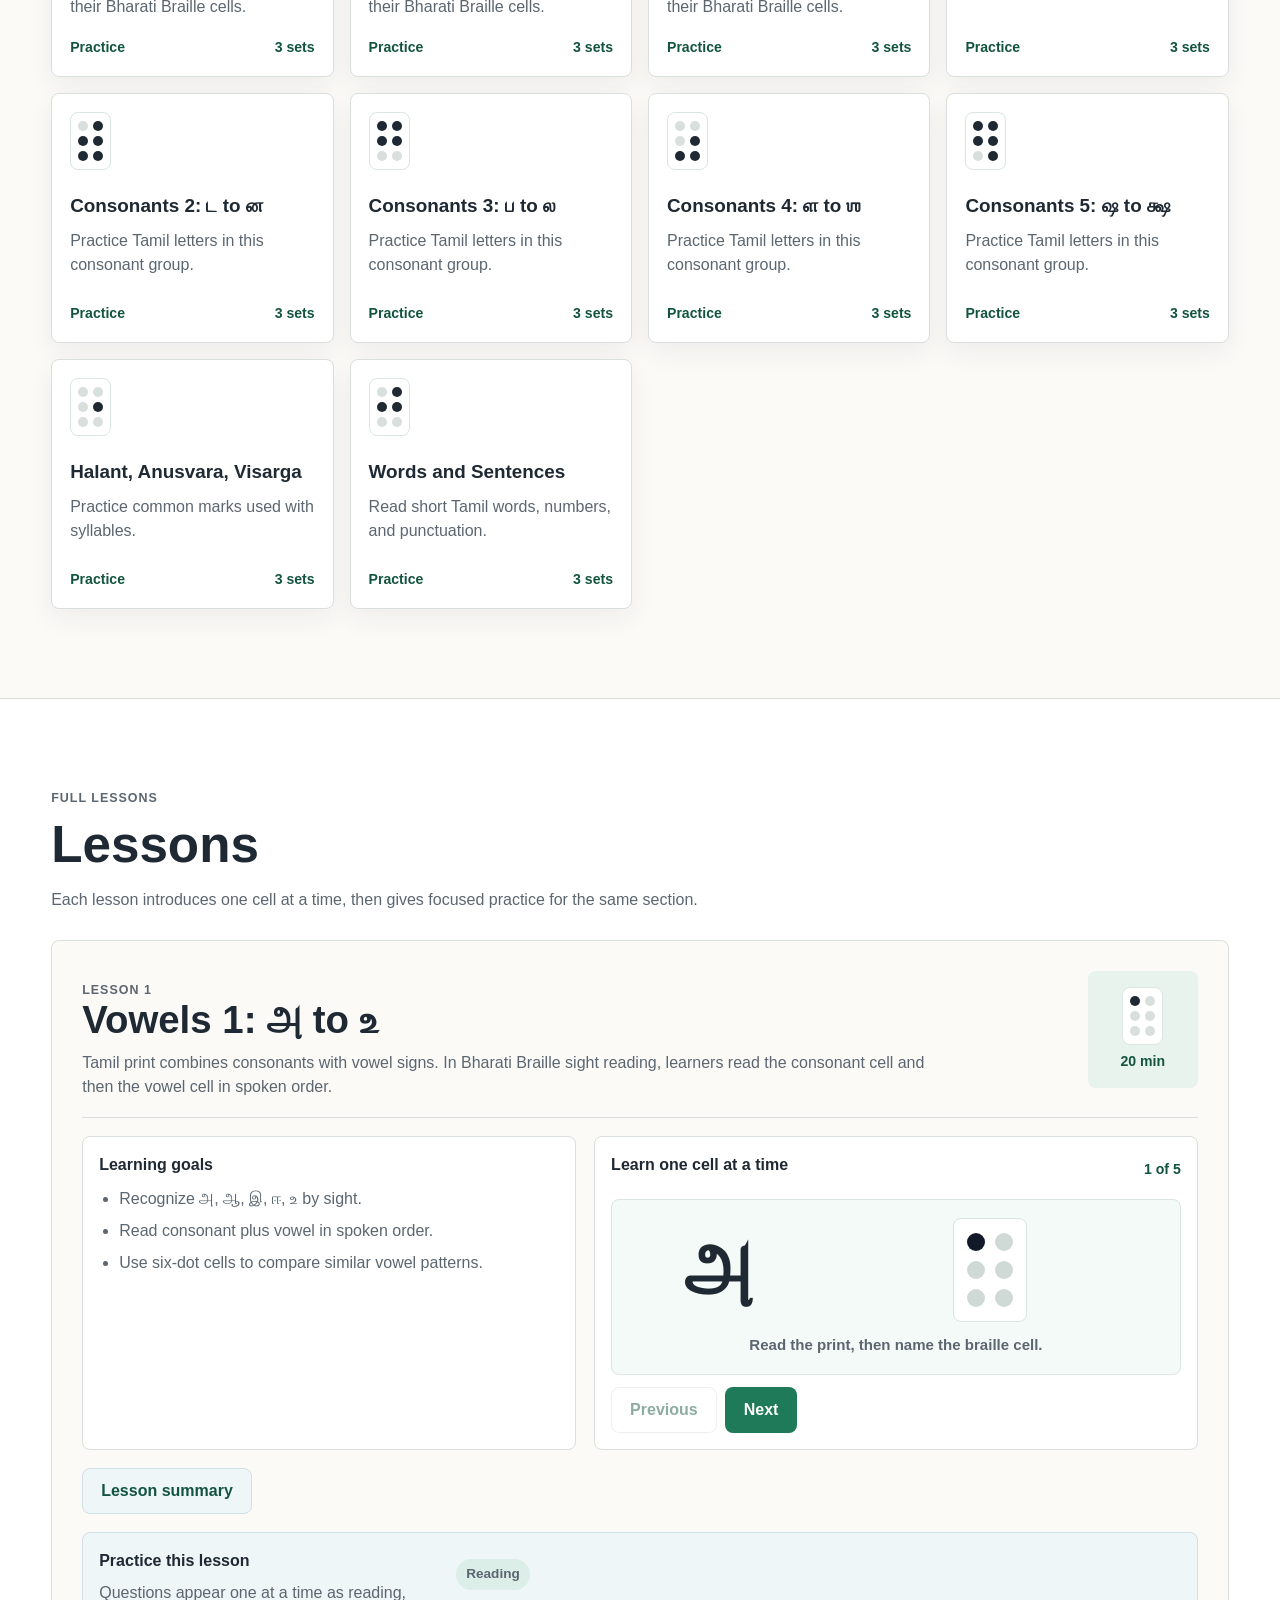
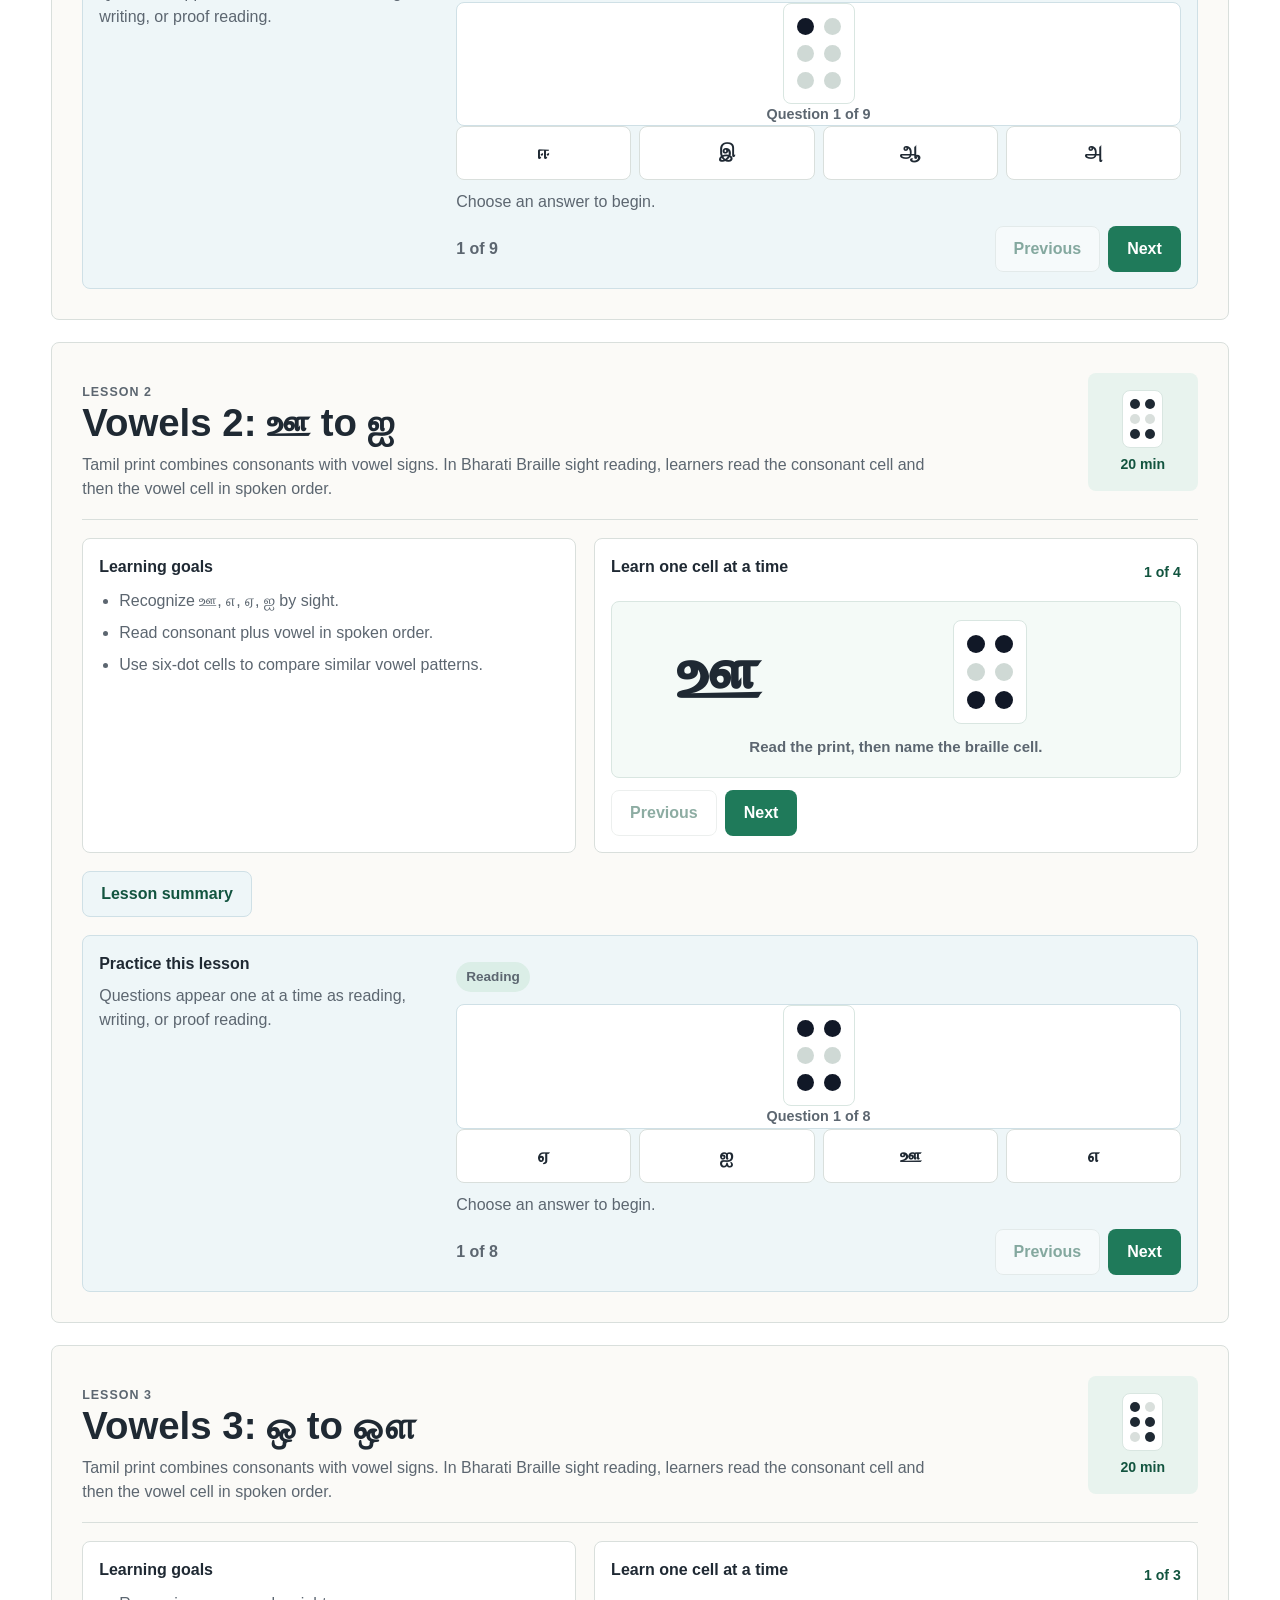
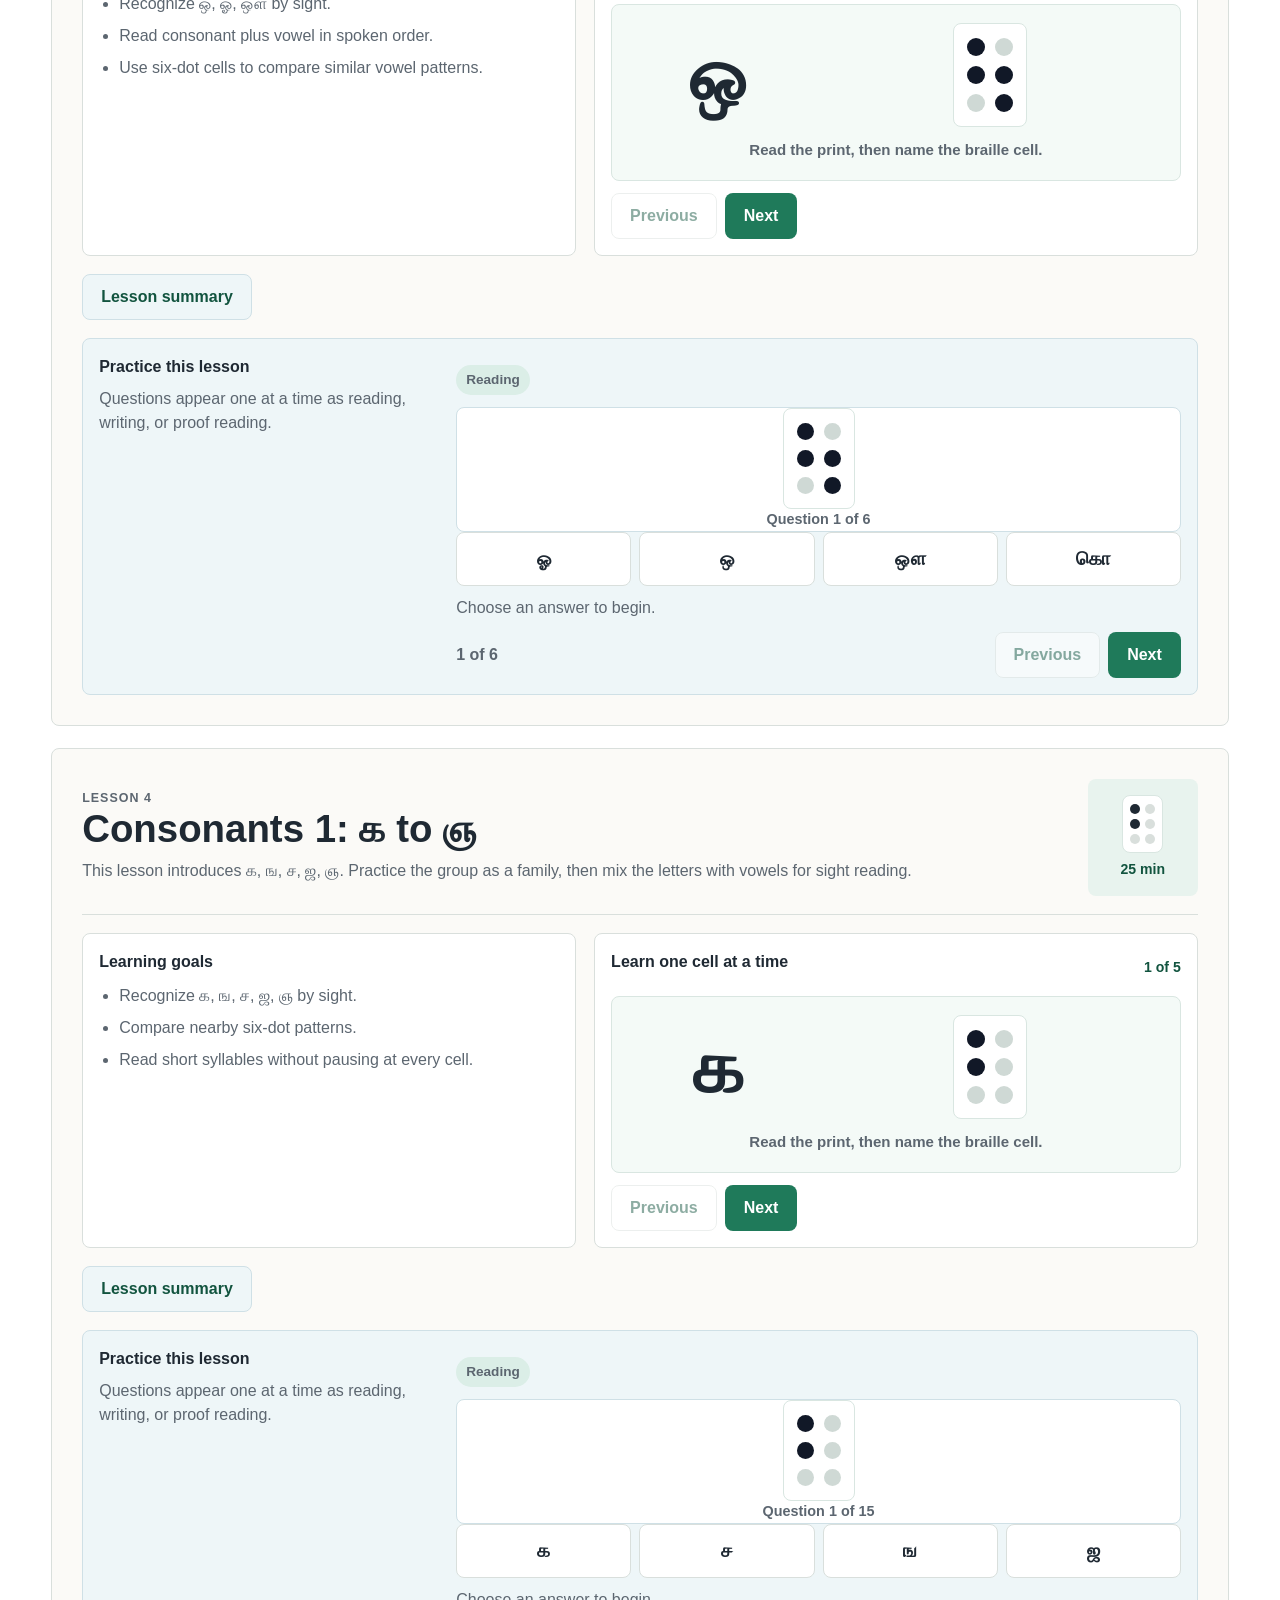
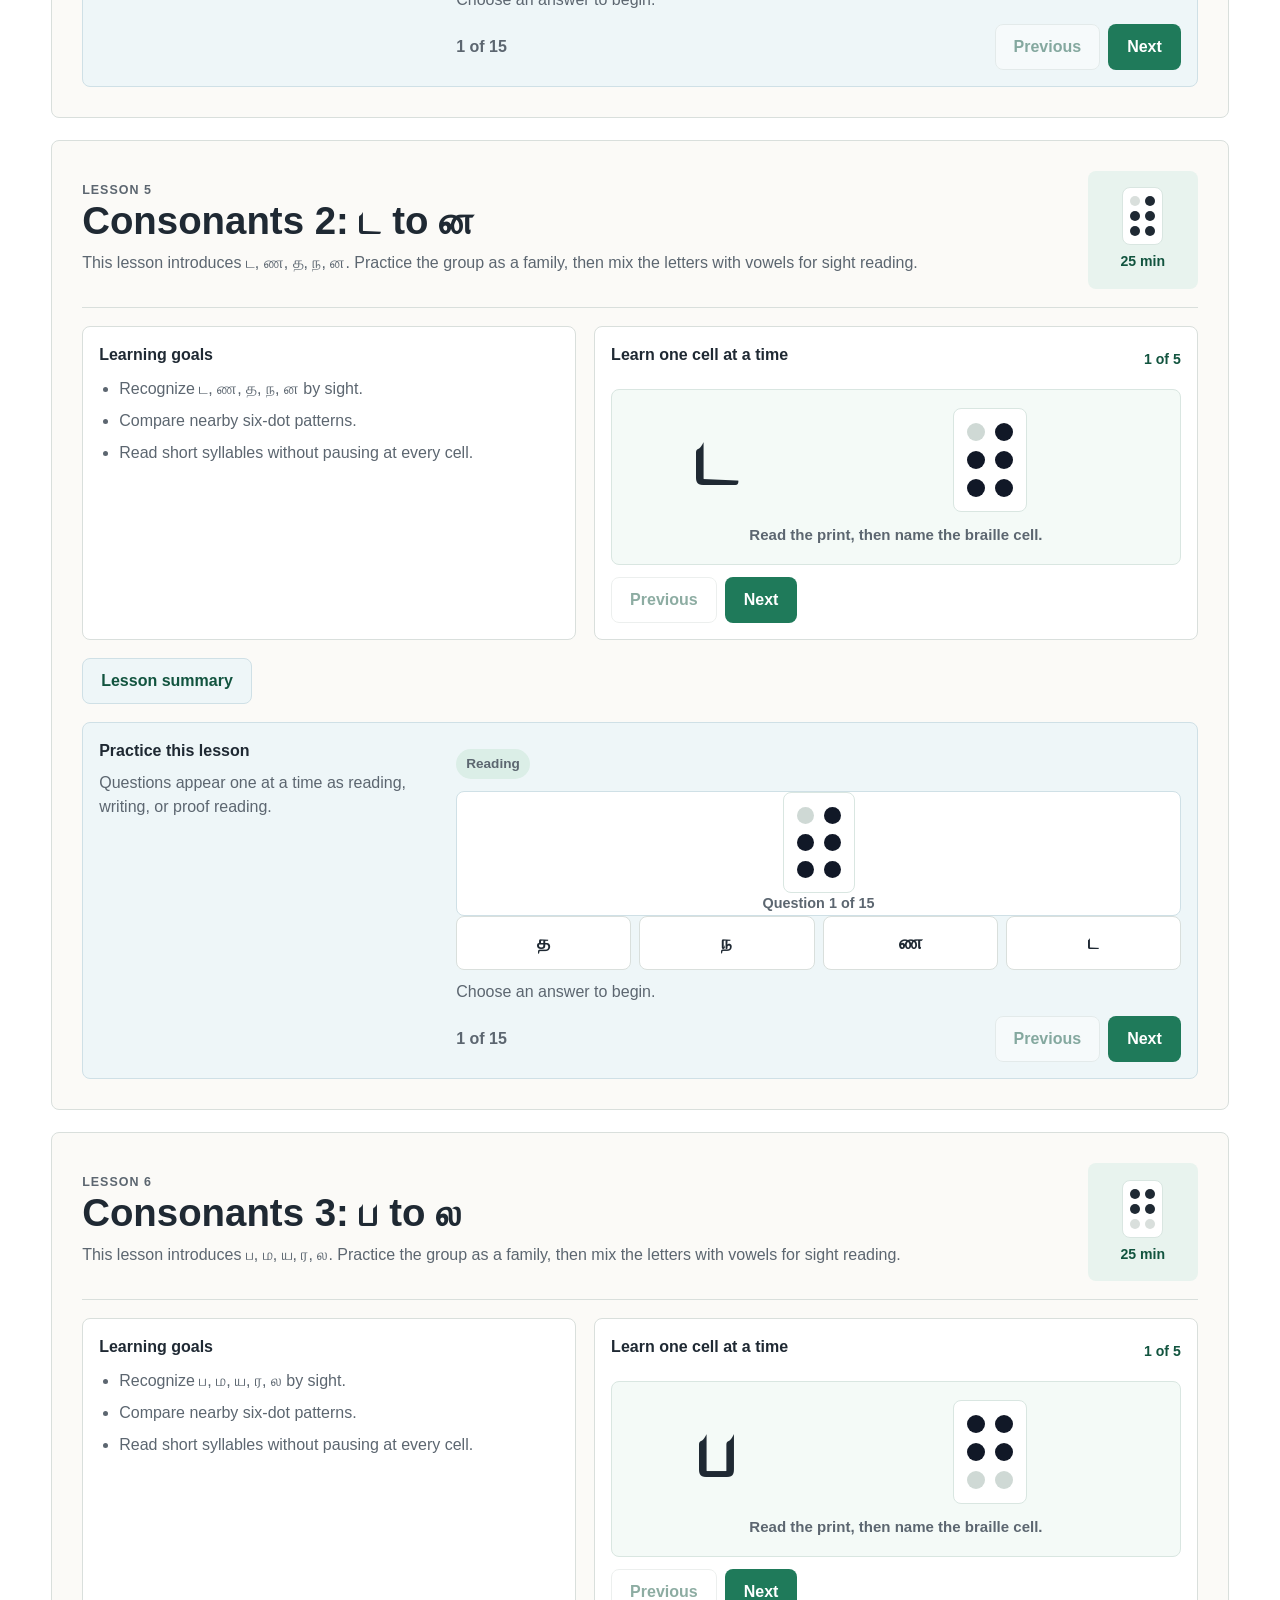
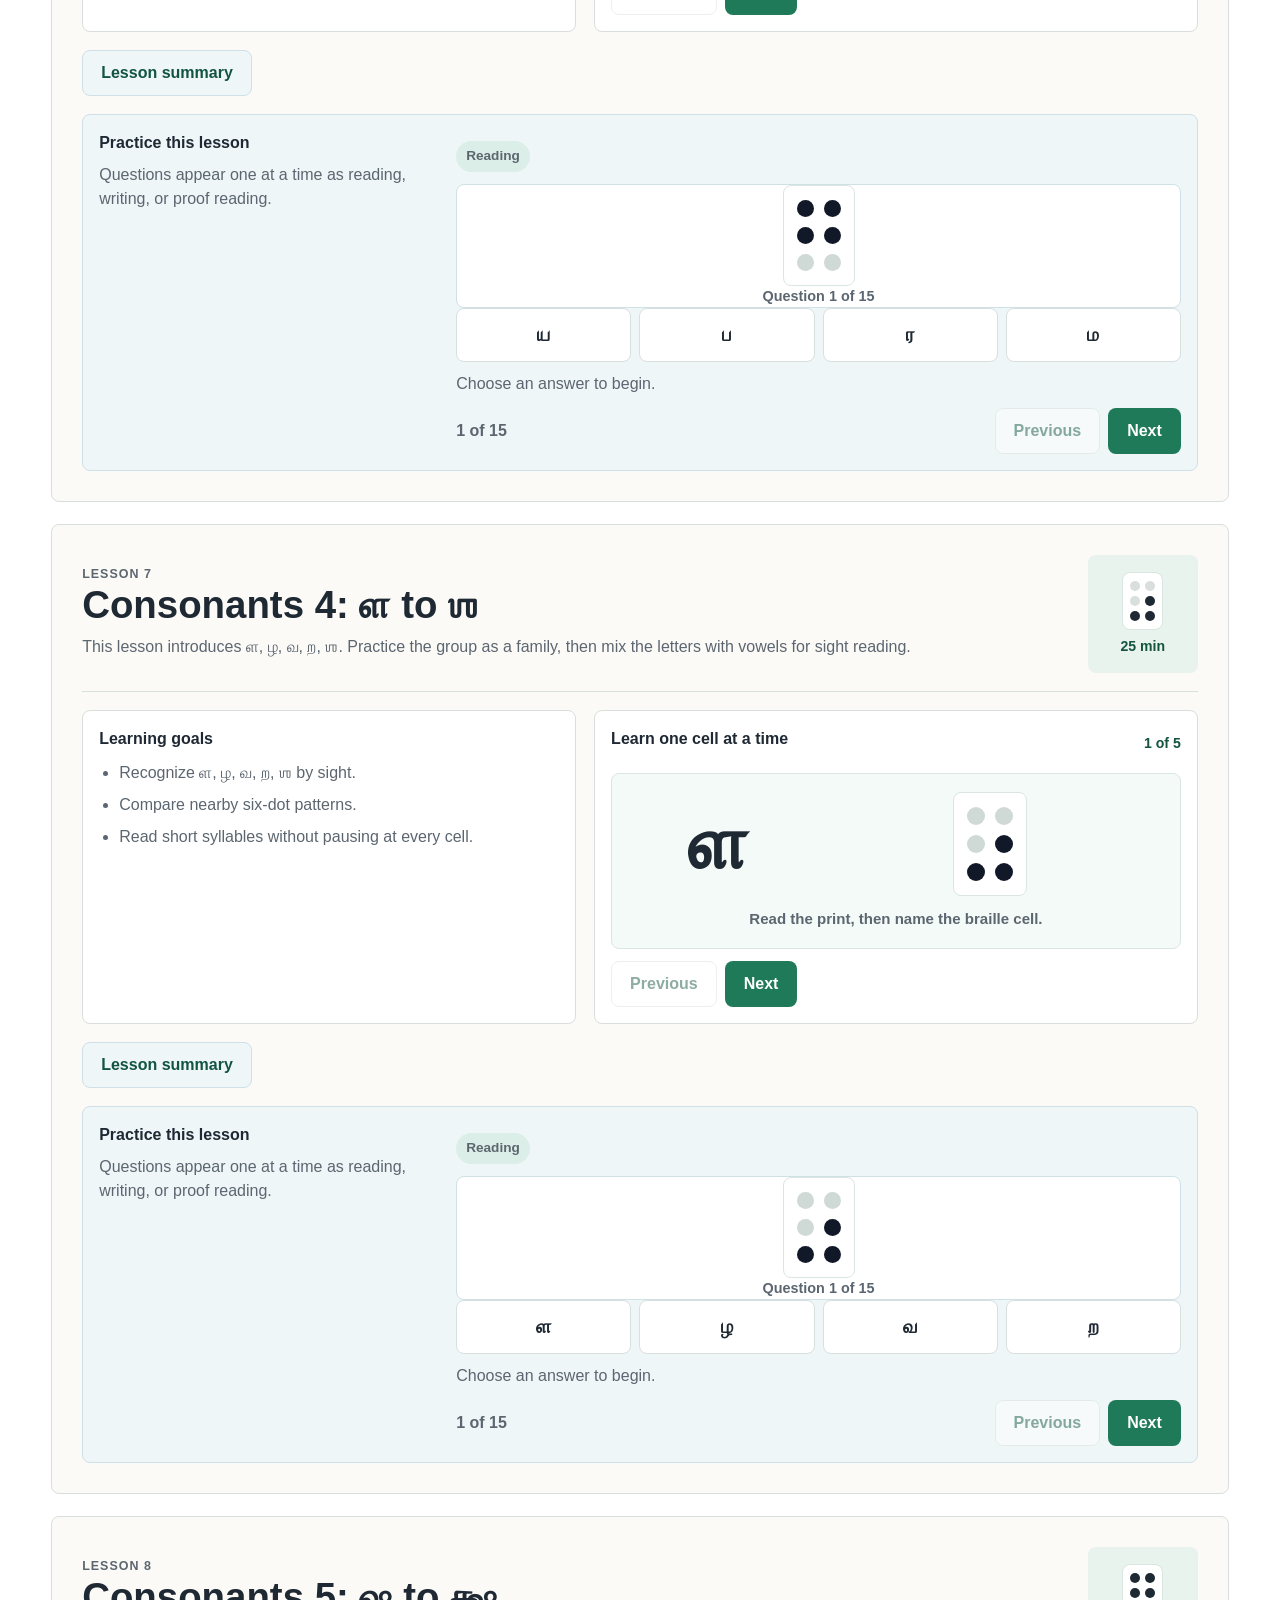
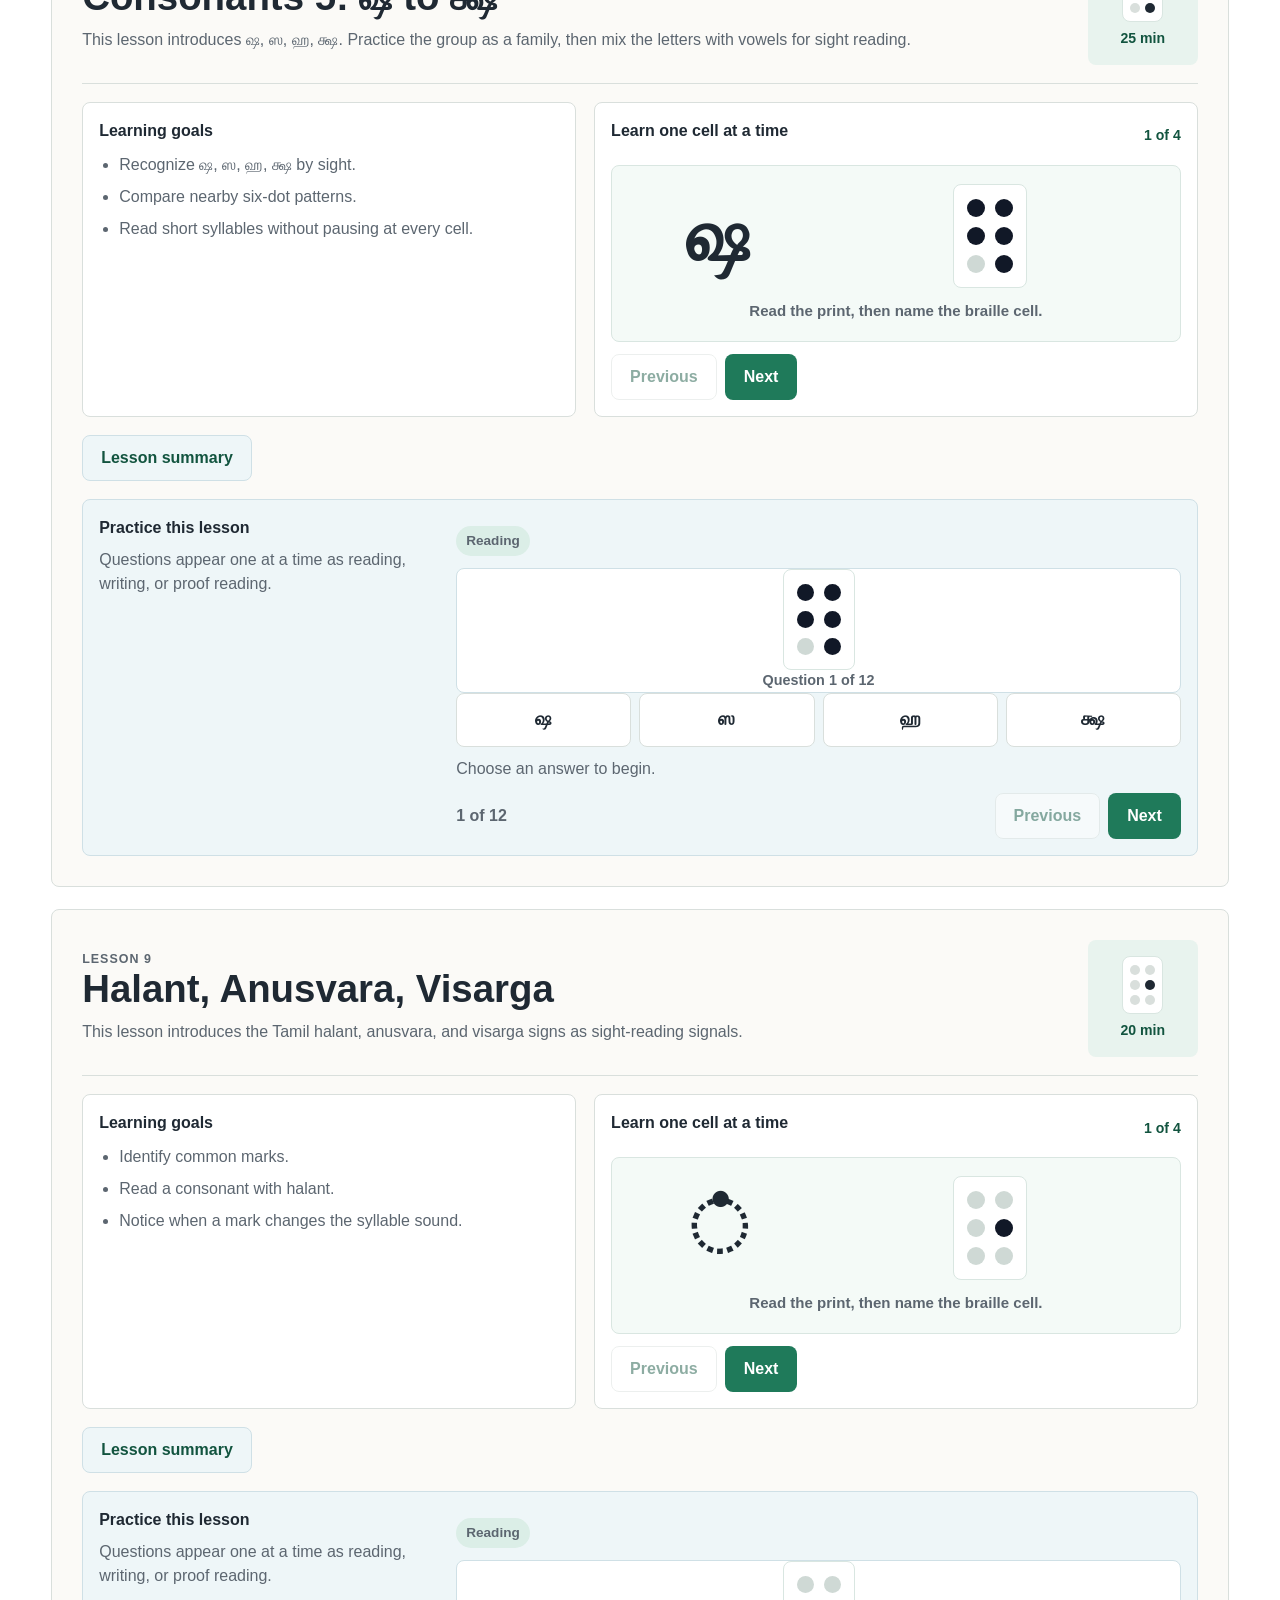
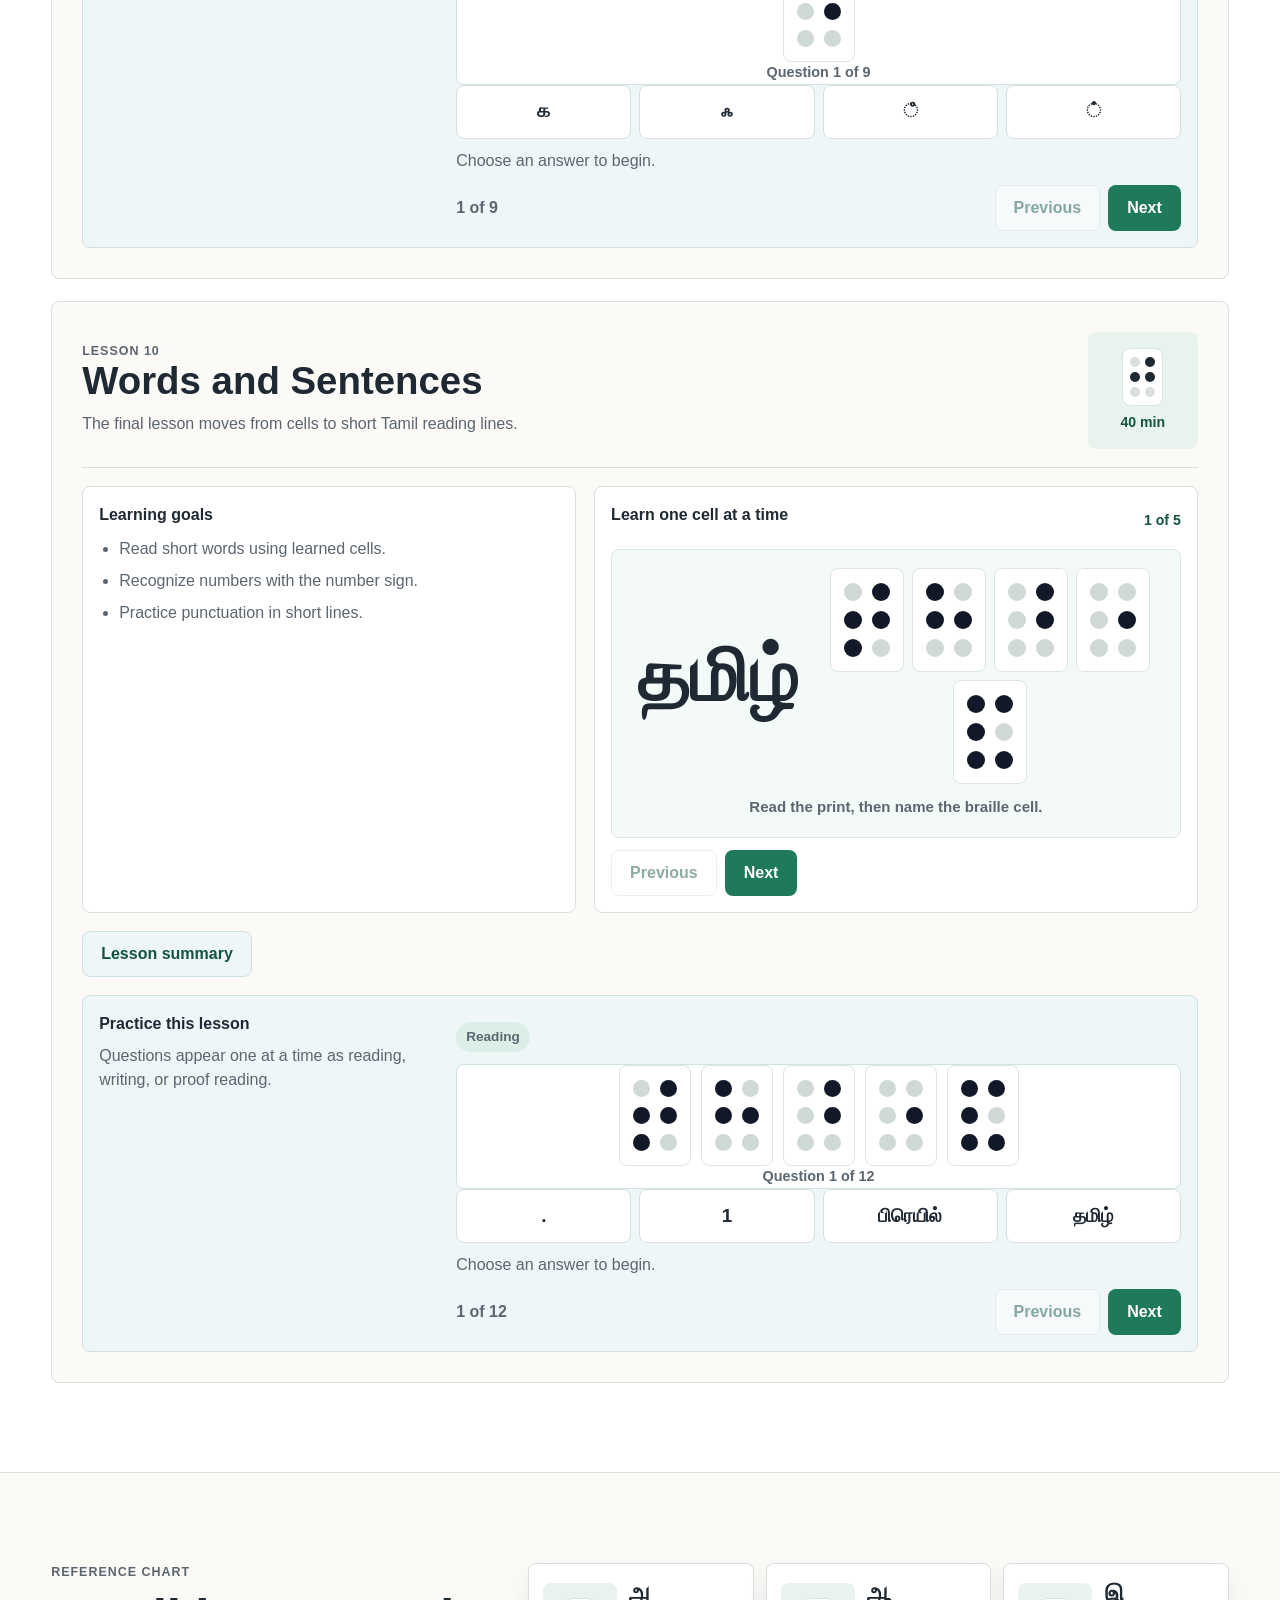
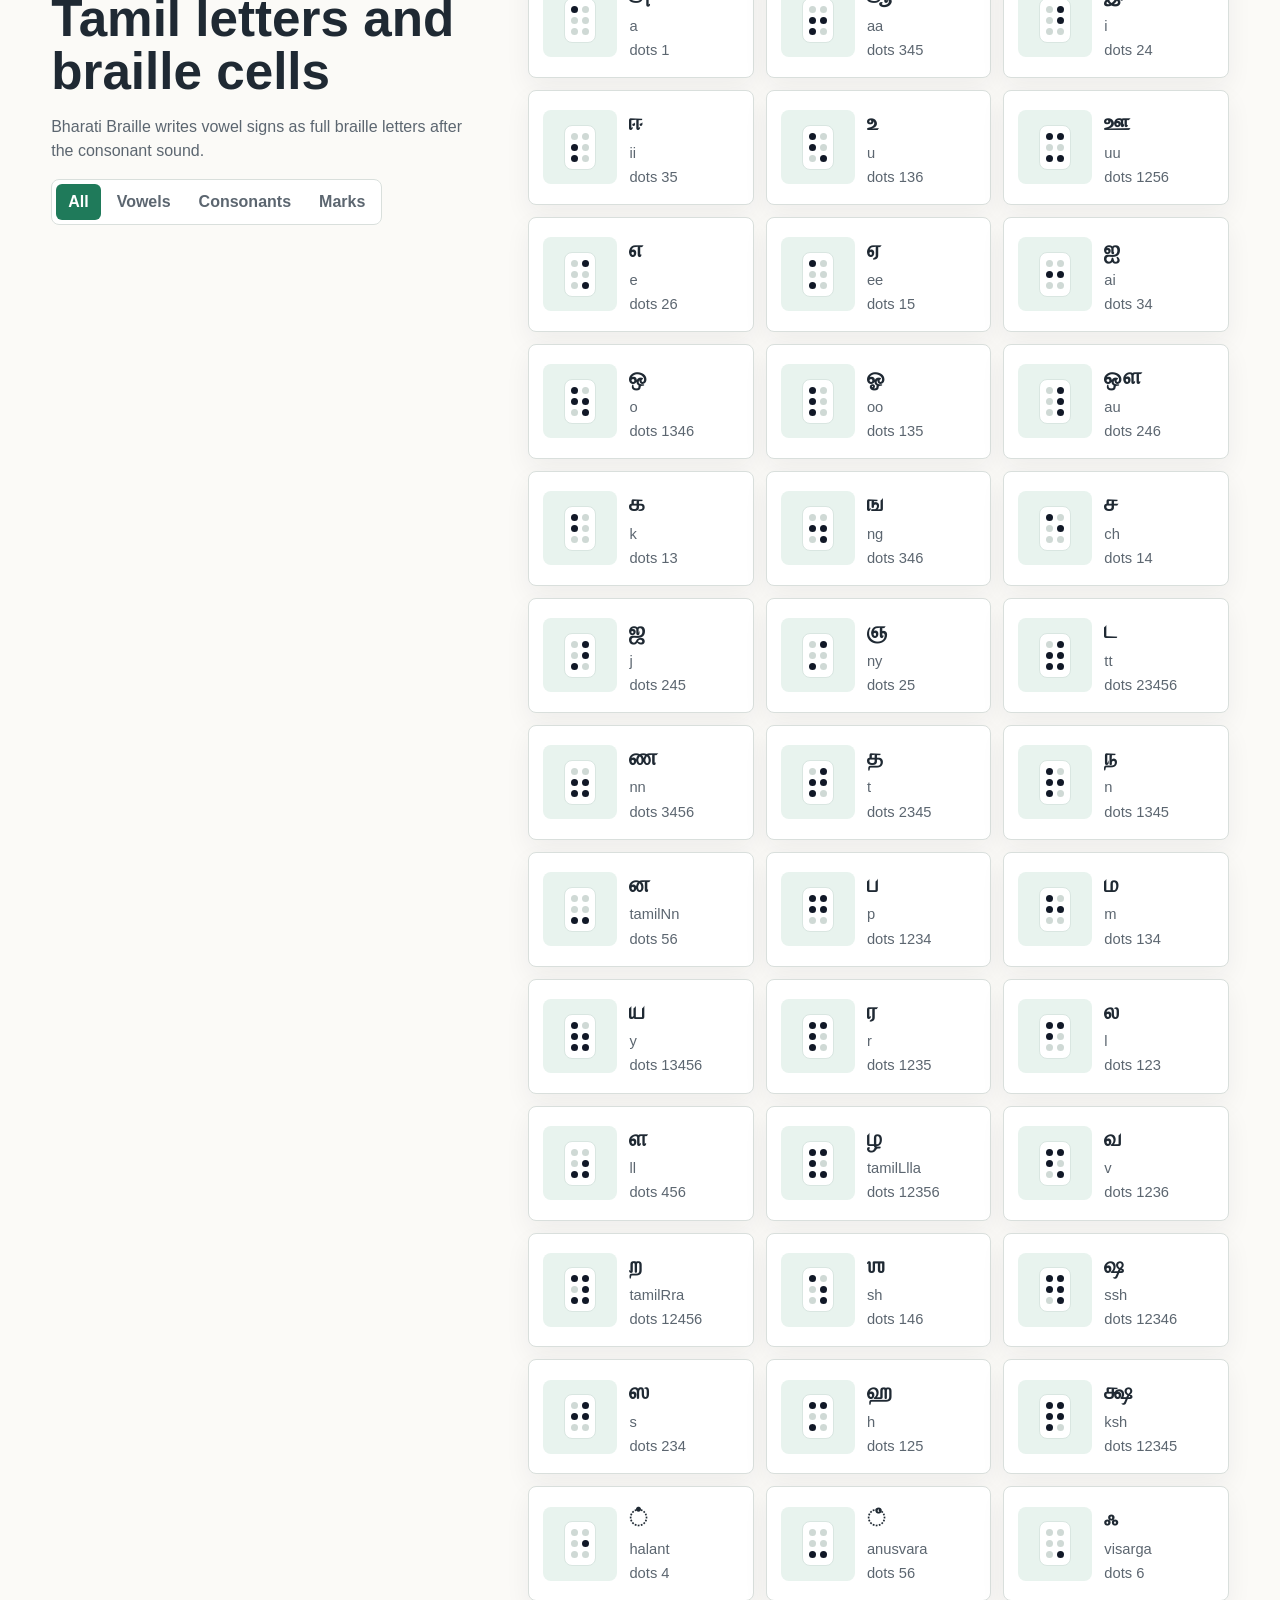
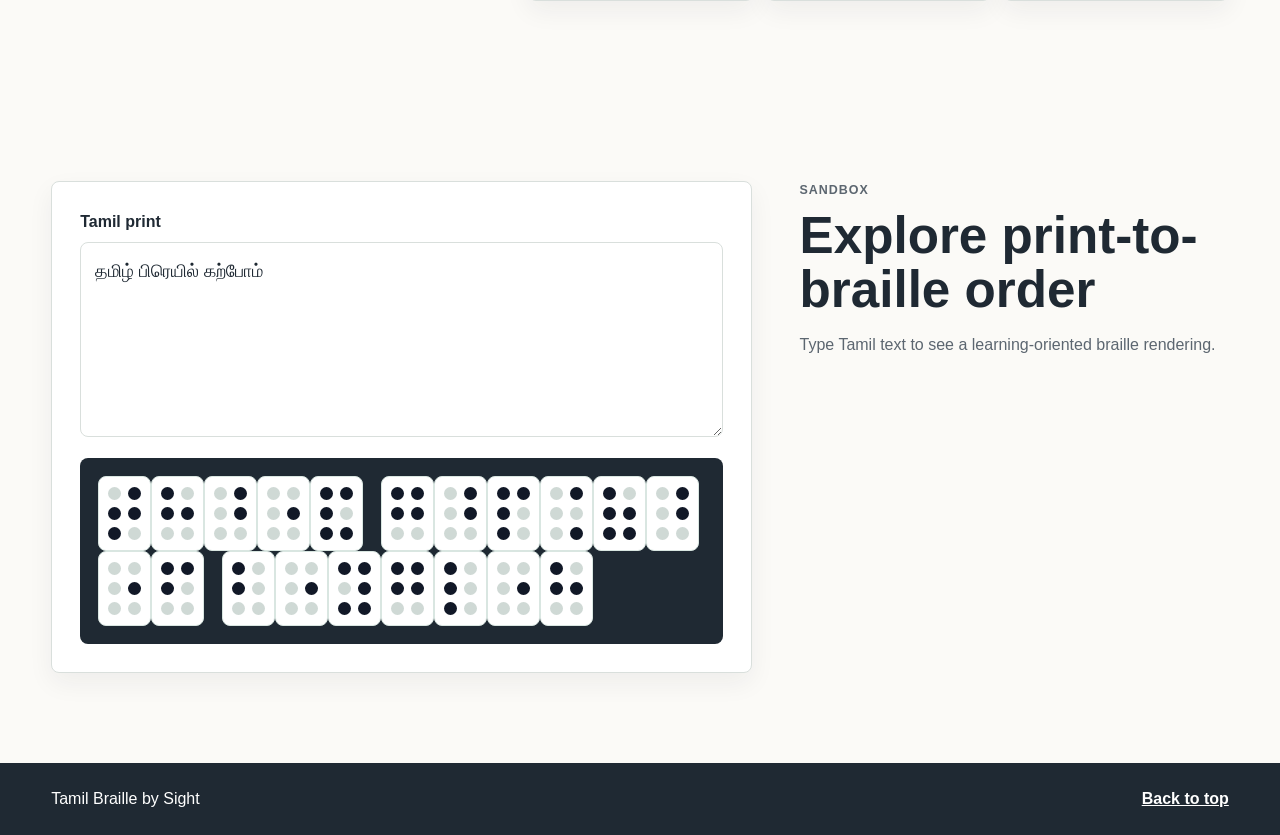
<file: tamil.html>
<!doctype html>
<html lang="en">
  <head>
    <meta charset="utf-8">
    <meta name="viewport" content="width=device-width, initial-scale=1">
    <title>Tamil Braille by Sight</title>
    <link rel="stylesheet" href="style.css?v=tamil-pilot-20260617">
  </head>
  <body data-course="tamil">
    <header class="site-header">
      <a class="brand" href="index.html"><span class="brand-mark" data-braille-render="⠞" aria-hidden="true"></span><span id="brandName">Tamil Braille by Sight</span></a>
      <nav aria-label="Primary"><a href="index.html#languages">All languages</a><a href="#lessons">Lessons</a><a href="#chart">Chart</a><a href="#sandbox">Sandbox</a></nav>
    </header>
    <main id="top">
      <section class="hero" aria-labelledby="hero-title"><div class="hero-art" aria-hidden="true"><div class="braille-ribbon" data-braille-render="⠞ ⠁ ⠍ ⠊ ⠇"></div></div><div class="hero-copy"><p class="eyebrow" id="courseEyebrow">Bharati Braille starter course</p><h1 id="hero-title">Learn Tamil Braille by seeing</h1><p id="heroCopy"></p></div></section>
      <section class="intro band" aria-labelledby="path-title"><div><h2 id="path-title">Suggested path</h2><p id="pathCopy"></p></div><div class="stats" aria-label="Course summary"><span><strong>8</strong> lessons</span><span><strong>6-dot</strong> cells</span><span><strong>Grade 1</strong> starter</span></div></section>
      <section id="series" class="section"><div class="section-heading"><p class="eyebrow">Lesson series</p><h2>Build recognition in small lessons</h2></div><div class="lesson-grid" id="lessonGrid"></div></section>
      <section id="lessons" class="section lesson-detail-section"><div class="section-heading"><p class="eyebrow">Full lessons</p><h2>Lessons</h2><p id="lessonCopy"></p></div><div class="lesson-detail-list" id="lessonDetails"></div></section>
      <div class="modal-backdrop" id="summaryModal" hidden><section class="summary-modal" role="dialog" aria-modal="true" aria-labelledby="summaryTitle"><div class="summary-modal-header"><div><p class="eyebrow">Lesson summary</p><h2 id="summaryTitle">Lesson summary</h2></div><button class="icon-button" type="button" id="closeSummary" aria-label="Close lesson summary">×</button></div><div class="summary-modal-body" id="summaryBody"></div></section></div>
      <section id="chart" class="section split"><div class="section-heading sticky-copy"><p class="eyebrow">Reference chart</p><h2 id="chartTitle">Tamil letters and braille cells</h2><p id="chartCopy"></p><div class="segmented" role="tablist" aria-label="Chart groups"><button class="active" type="button" data-chart-filter="all">All</button><button type="button" data-chart-filter="vowel">Vowels</button><button type="button" data-chart-filter="consonant">Consonants</button><button type="button" data-chart-filter="mark">Marks</button></div></div><div class="chart-panel"><div class="chart-grid" id="chartGrid"></div></div></section>
      <section id="sandbox" class="section split reverse"><div class="sandbox-tool"><label for="kannadaInput" id="sandboxLabel">Tamil print</label><textarea id="kannadaInput" rows="6"></textarea><div class="sandbox-output" aria-label="Braille output"><span id="brailleOutput"></span></div></div><div class="section-heading sticky-copy"><p class="eyebrow">Sandbox</p><h2>Explore print-to-braille order</h2><p id="sandboxCopy"></p></div></section>
    </main>
    <footer class="site-footer"><span id="footerName">Tamil Braille by Sight</span><a href="#top">Back to top</a></footer>
    <script src="multi-course.js?v=tamil-pilot-20260617"></script>
  </body>
</html>
</file>
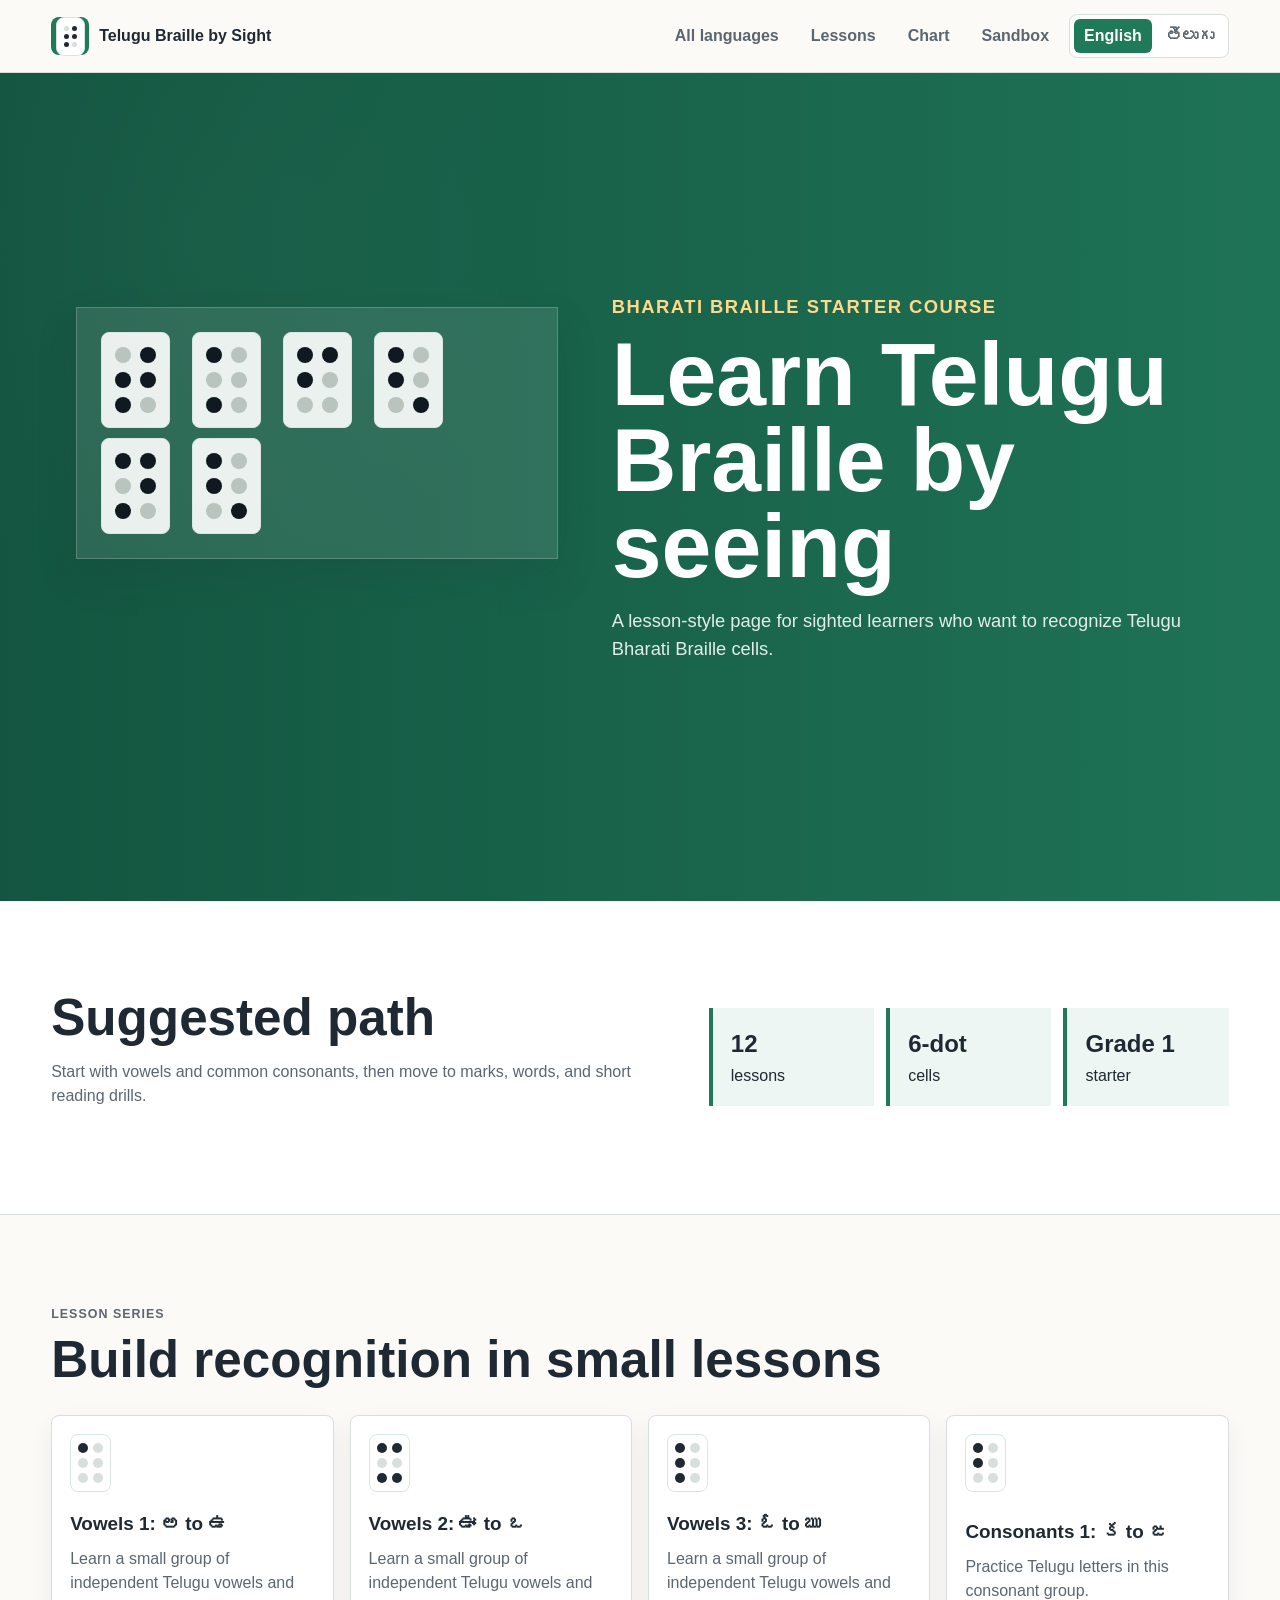
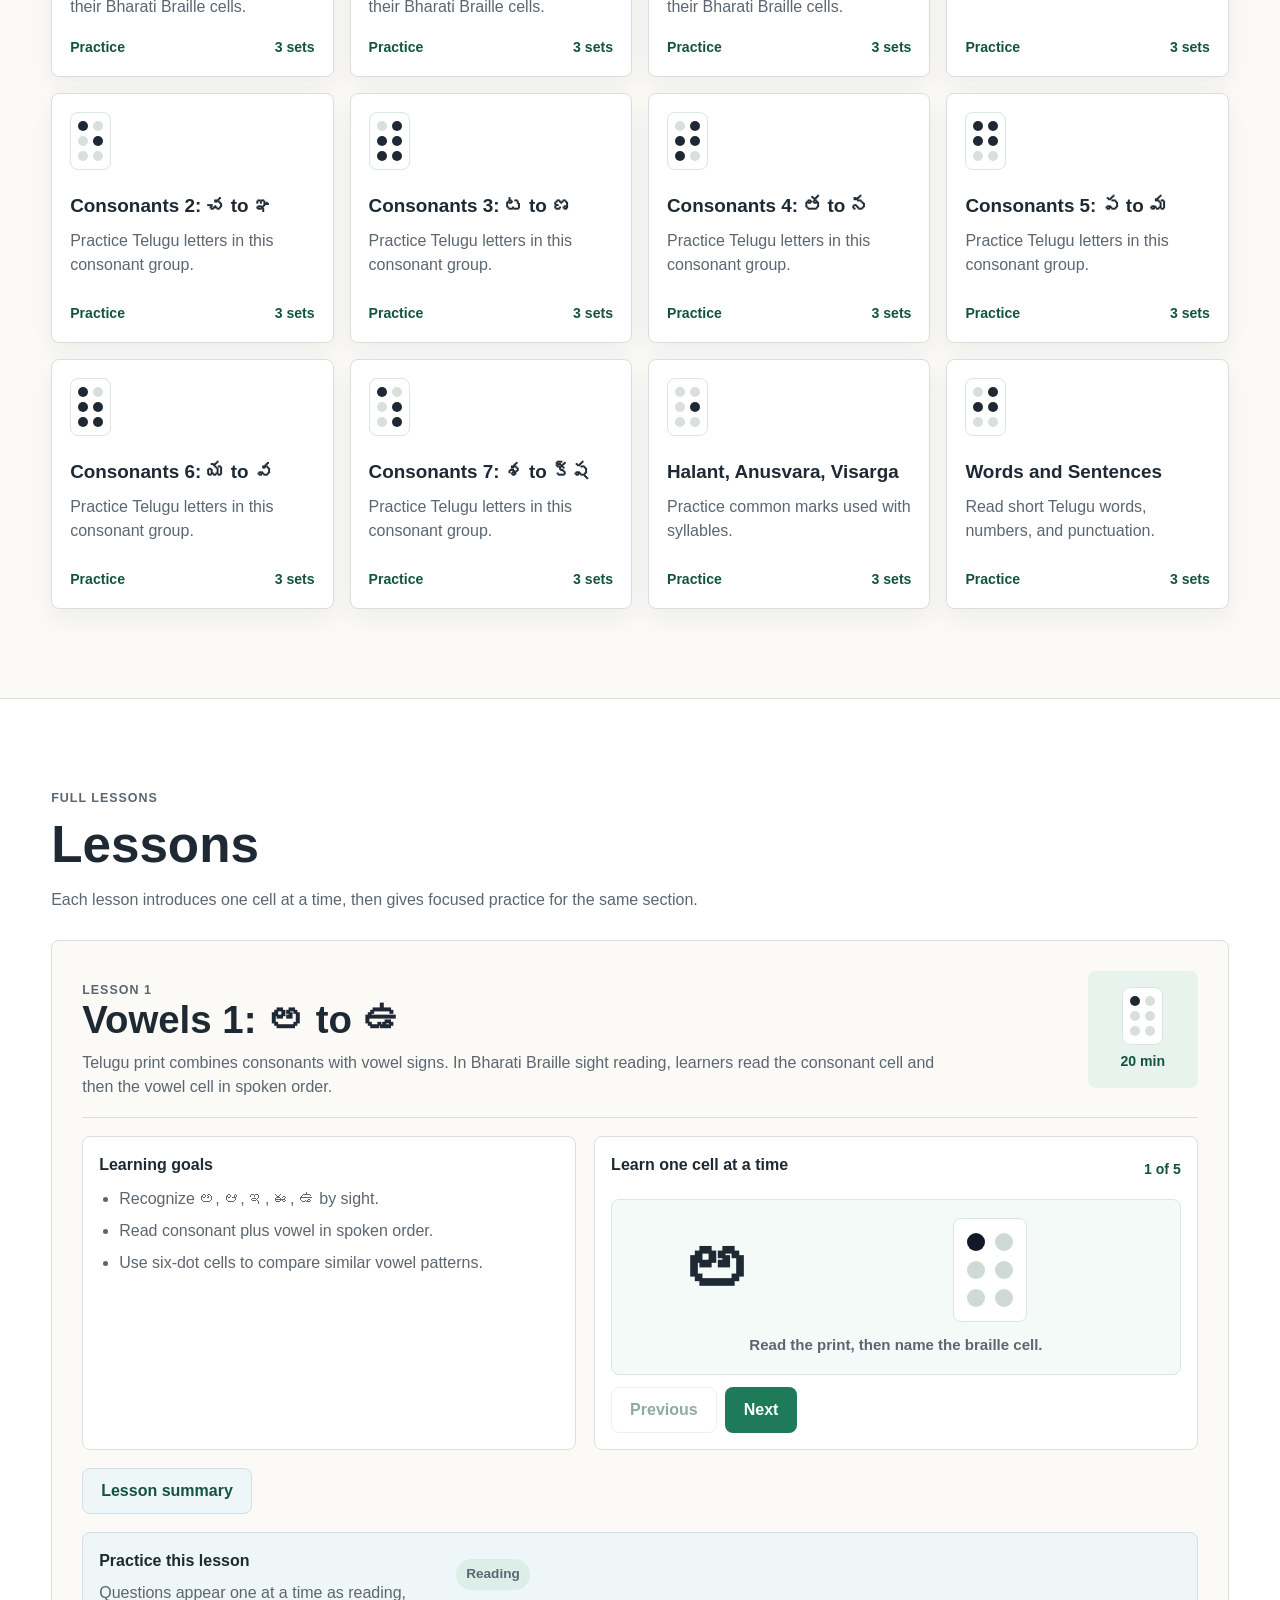
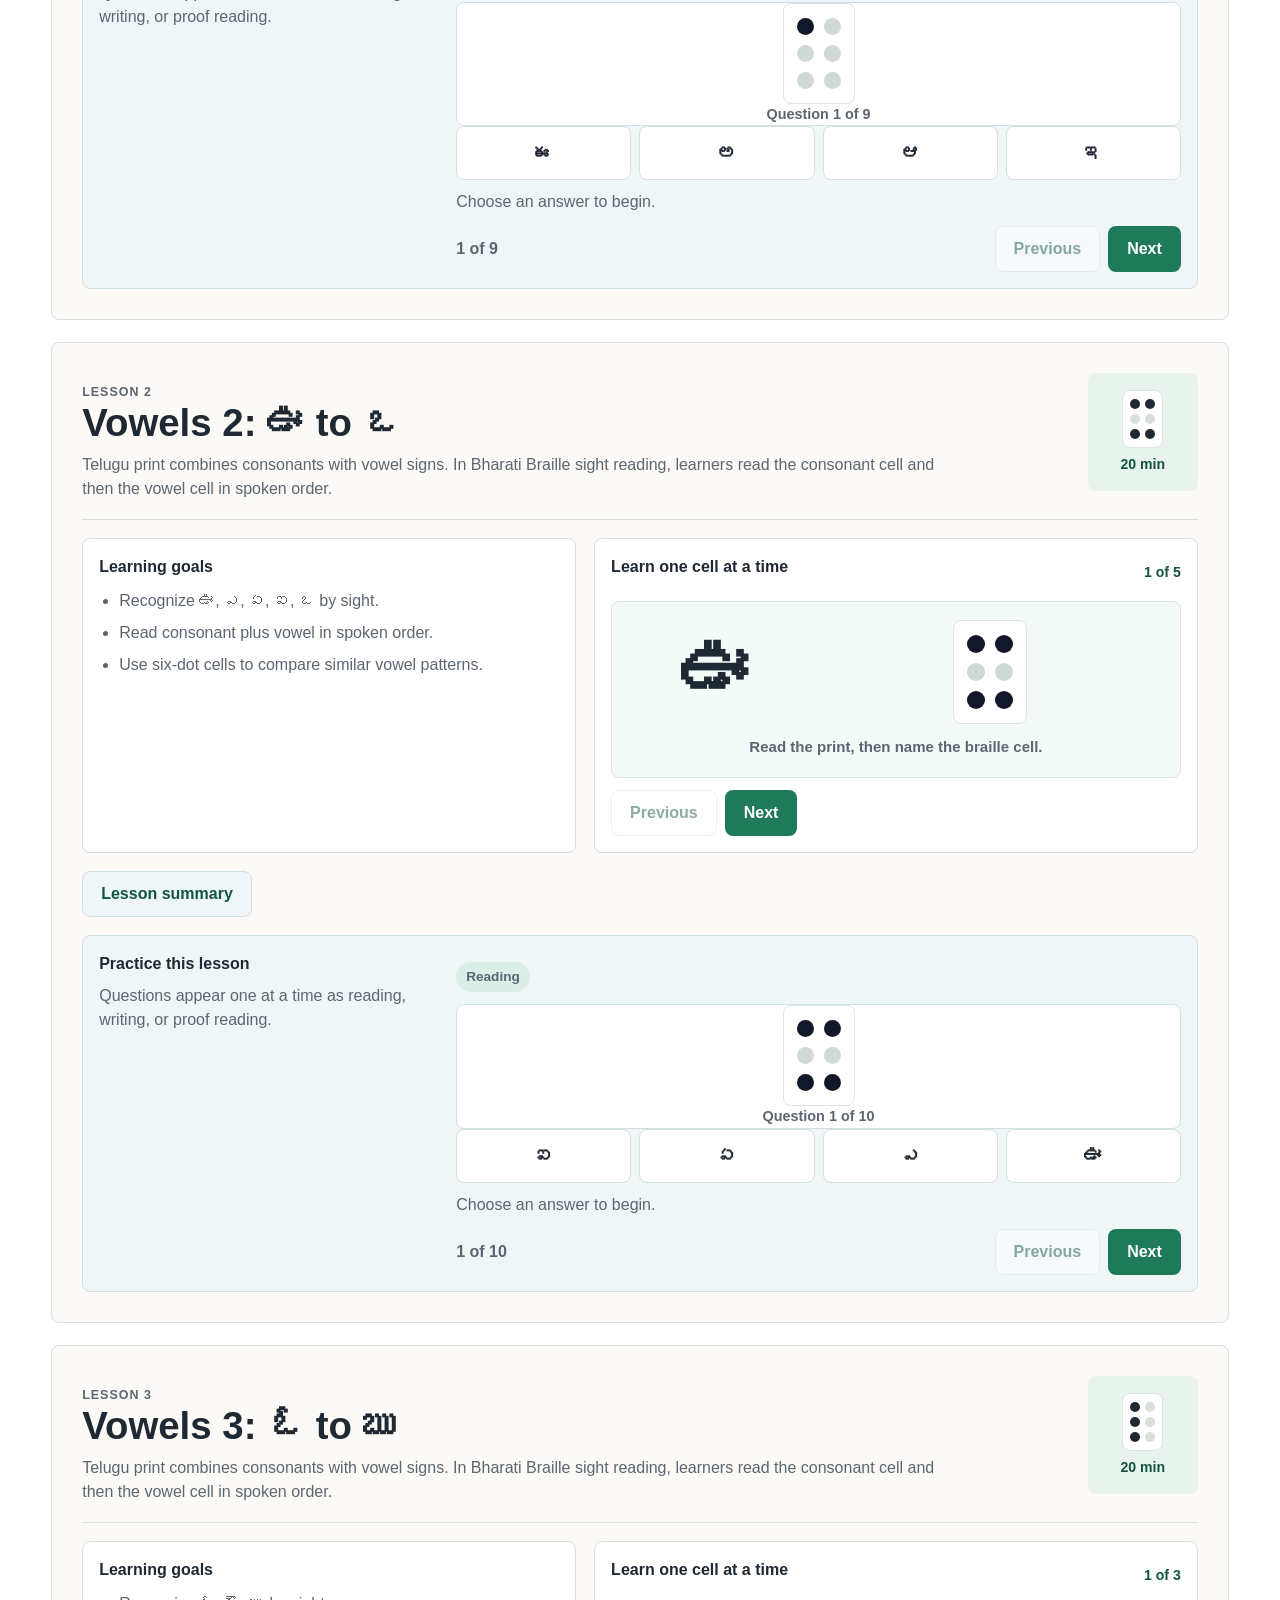
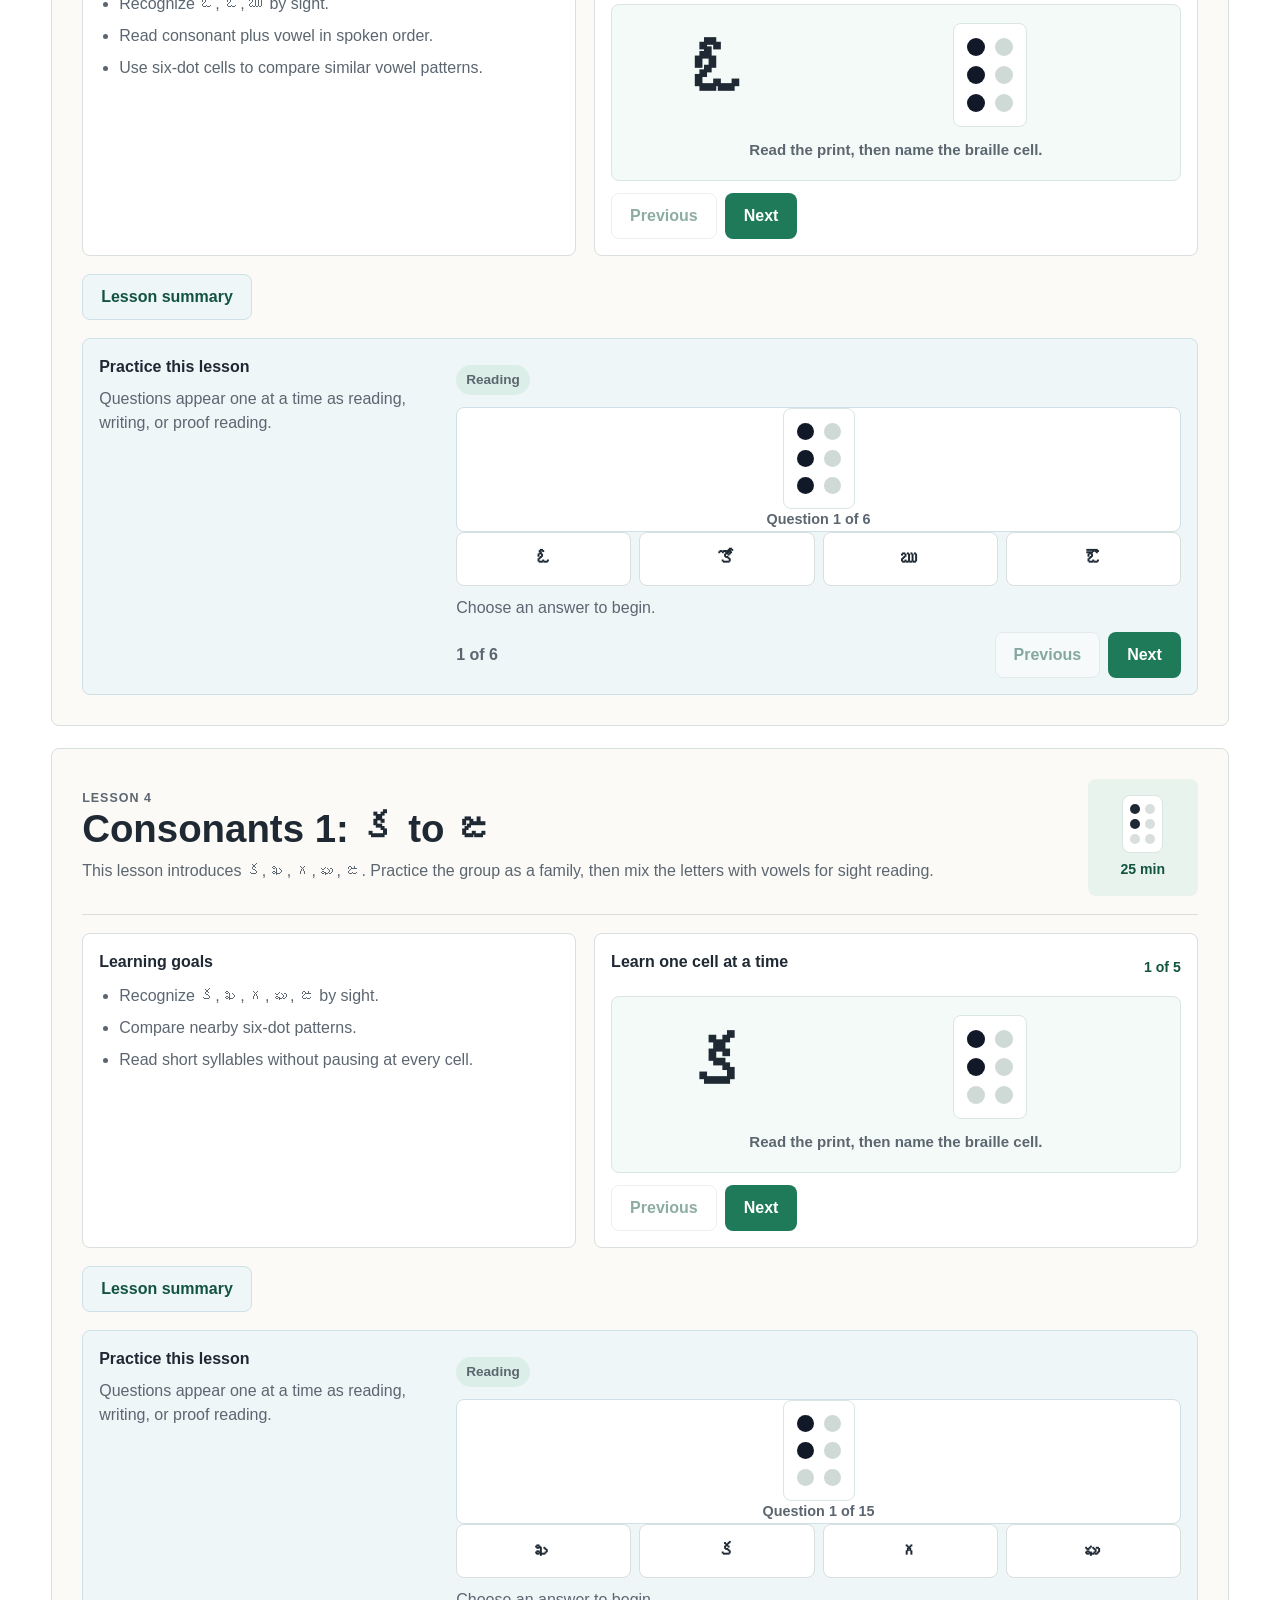
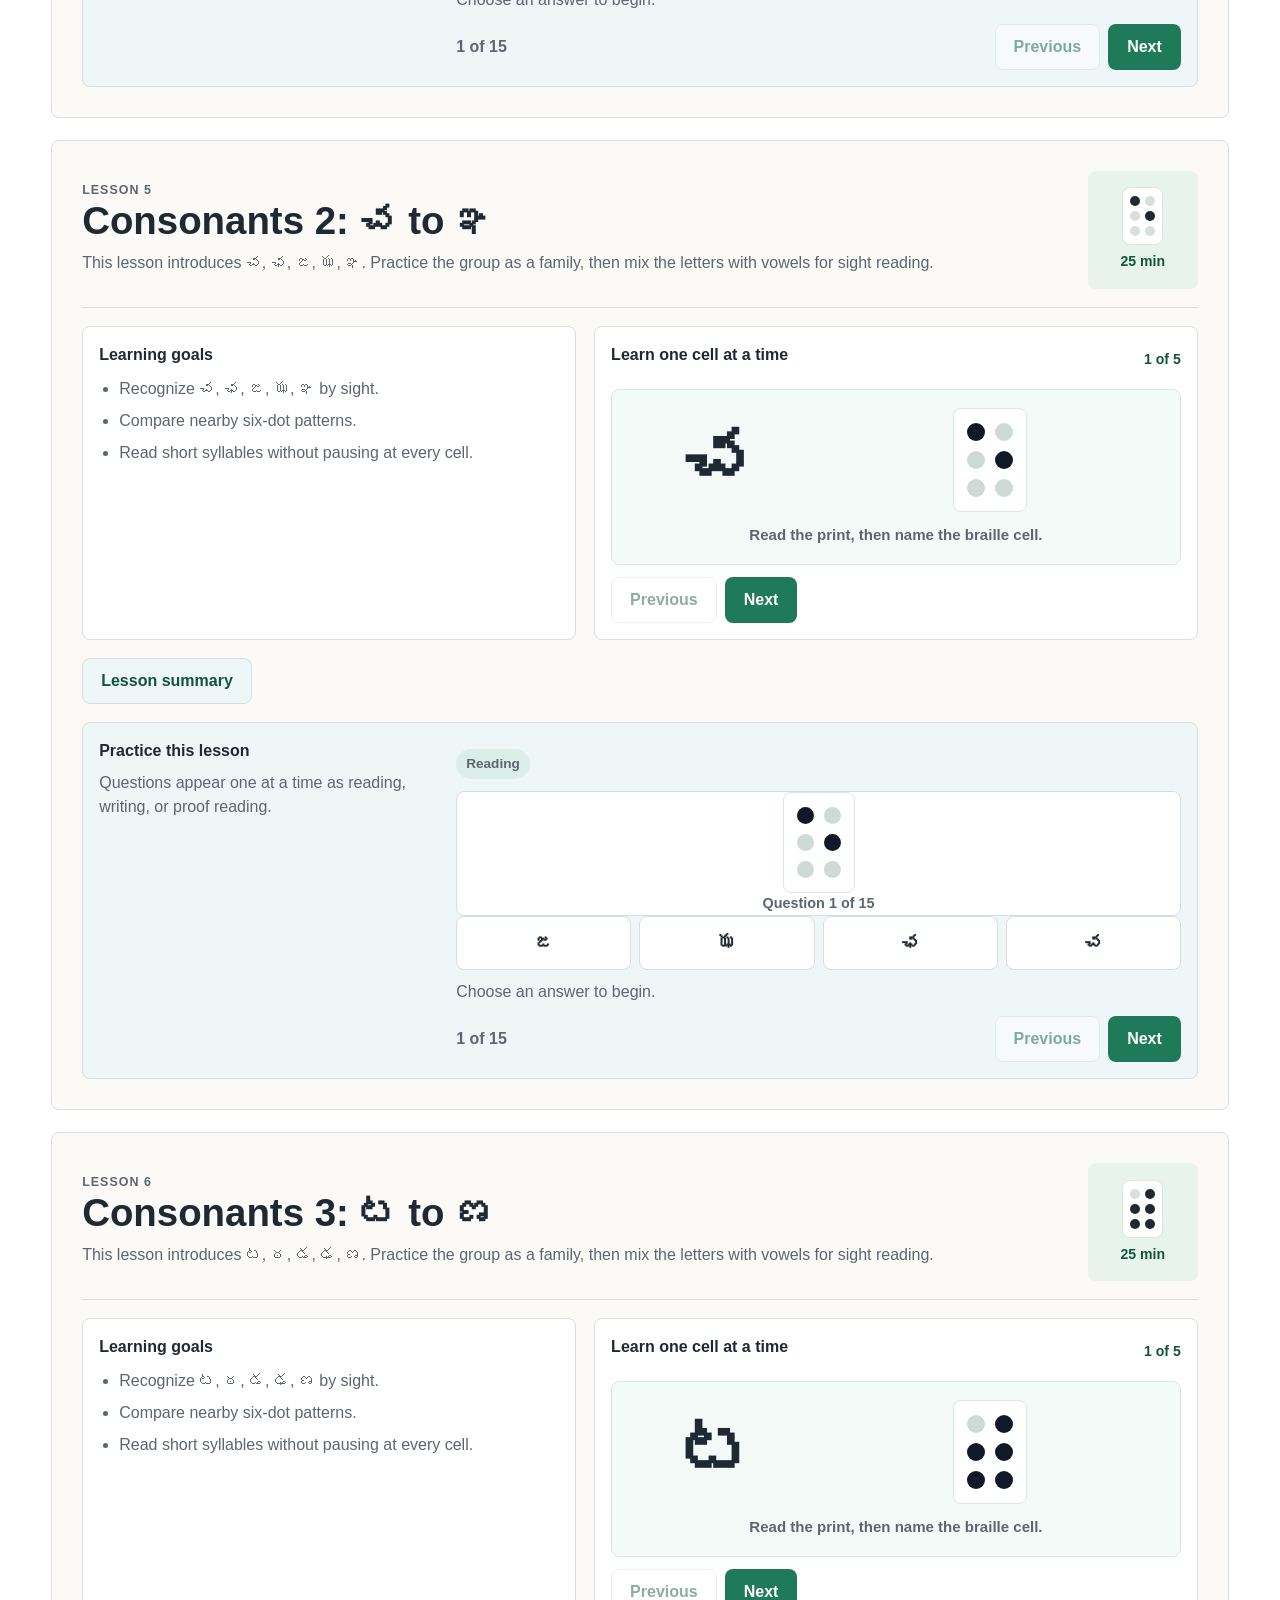
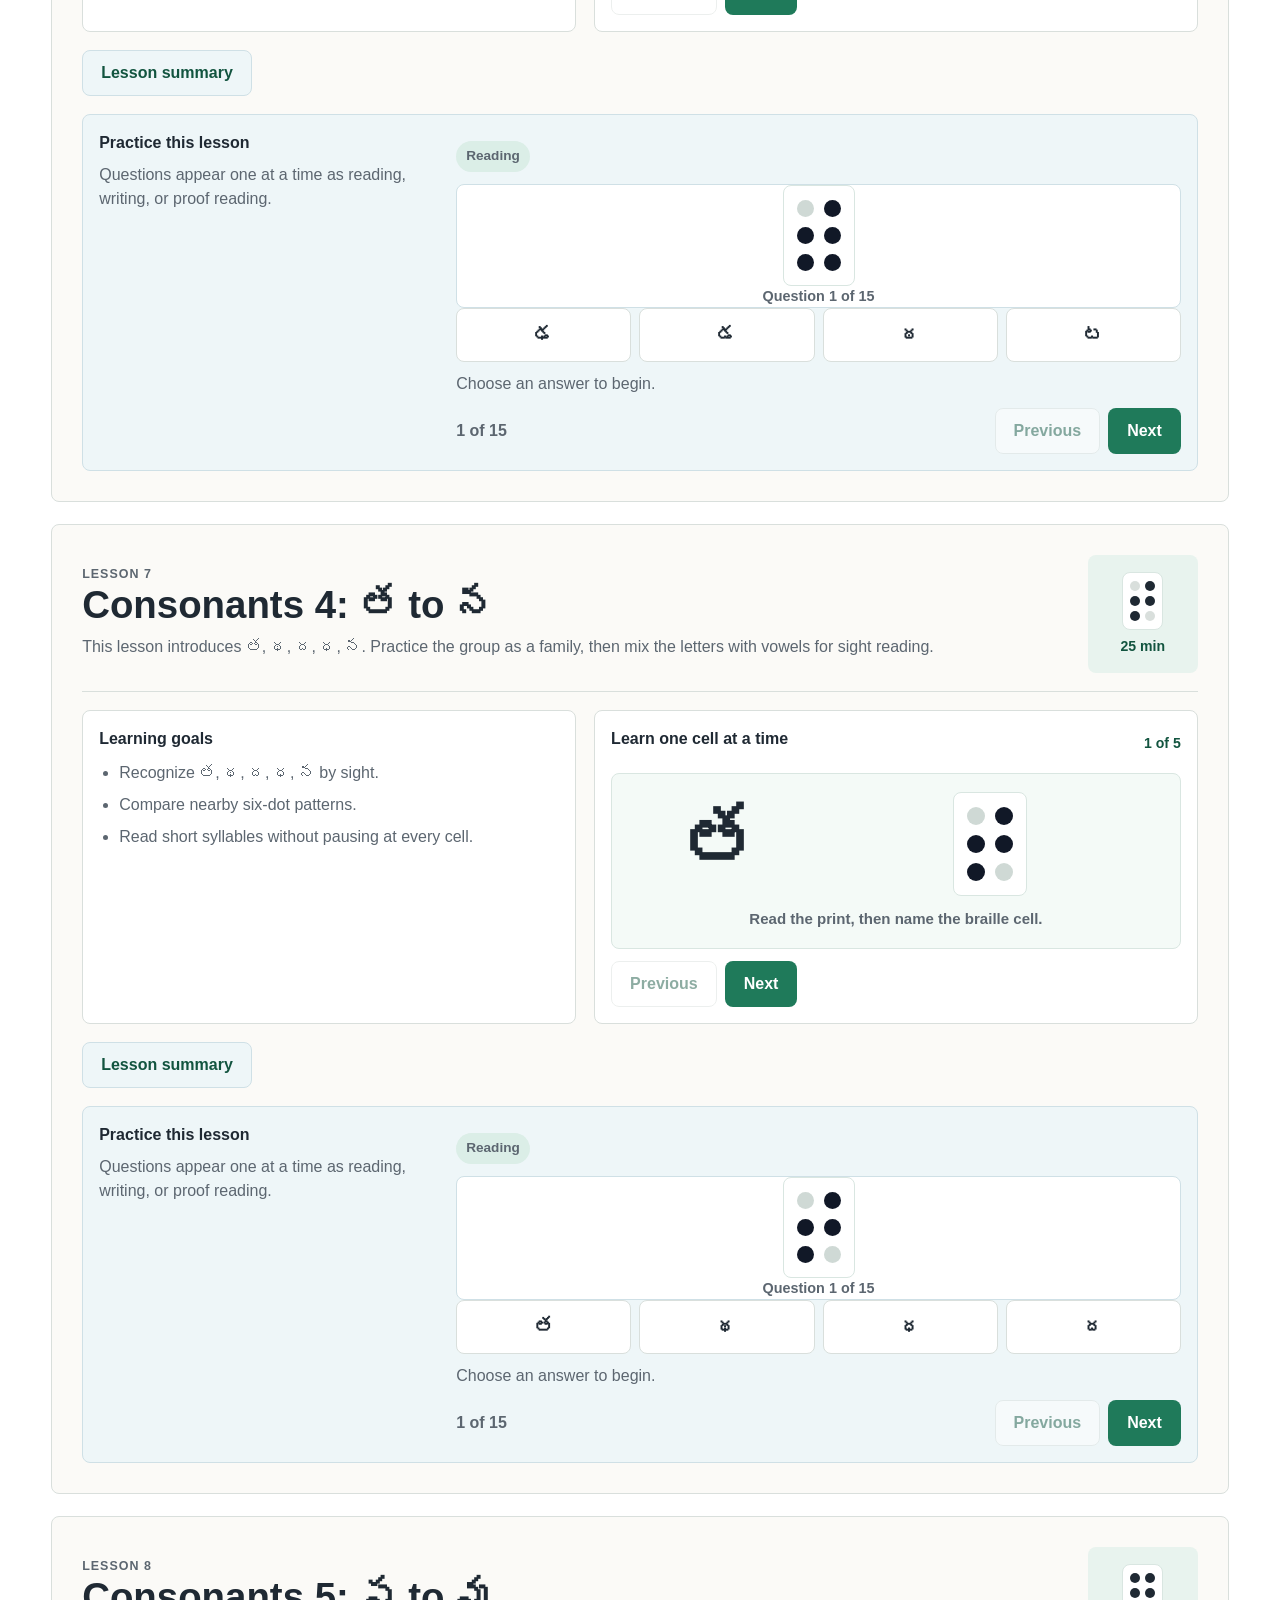
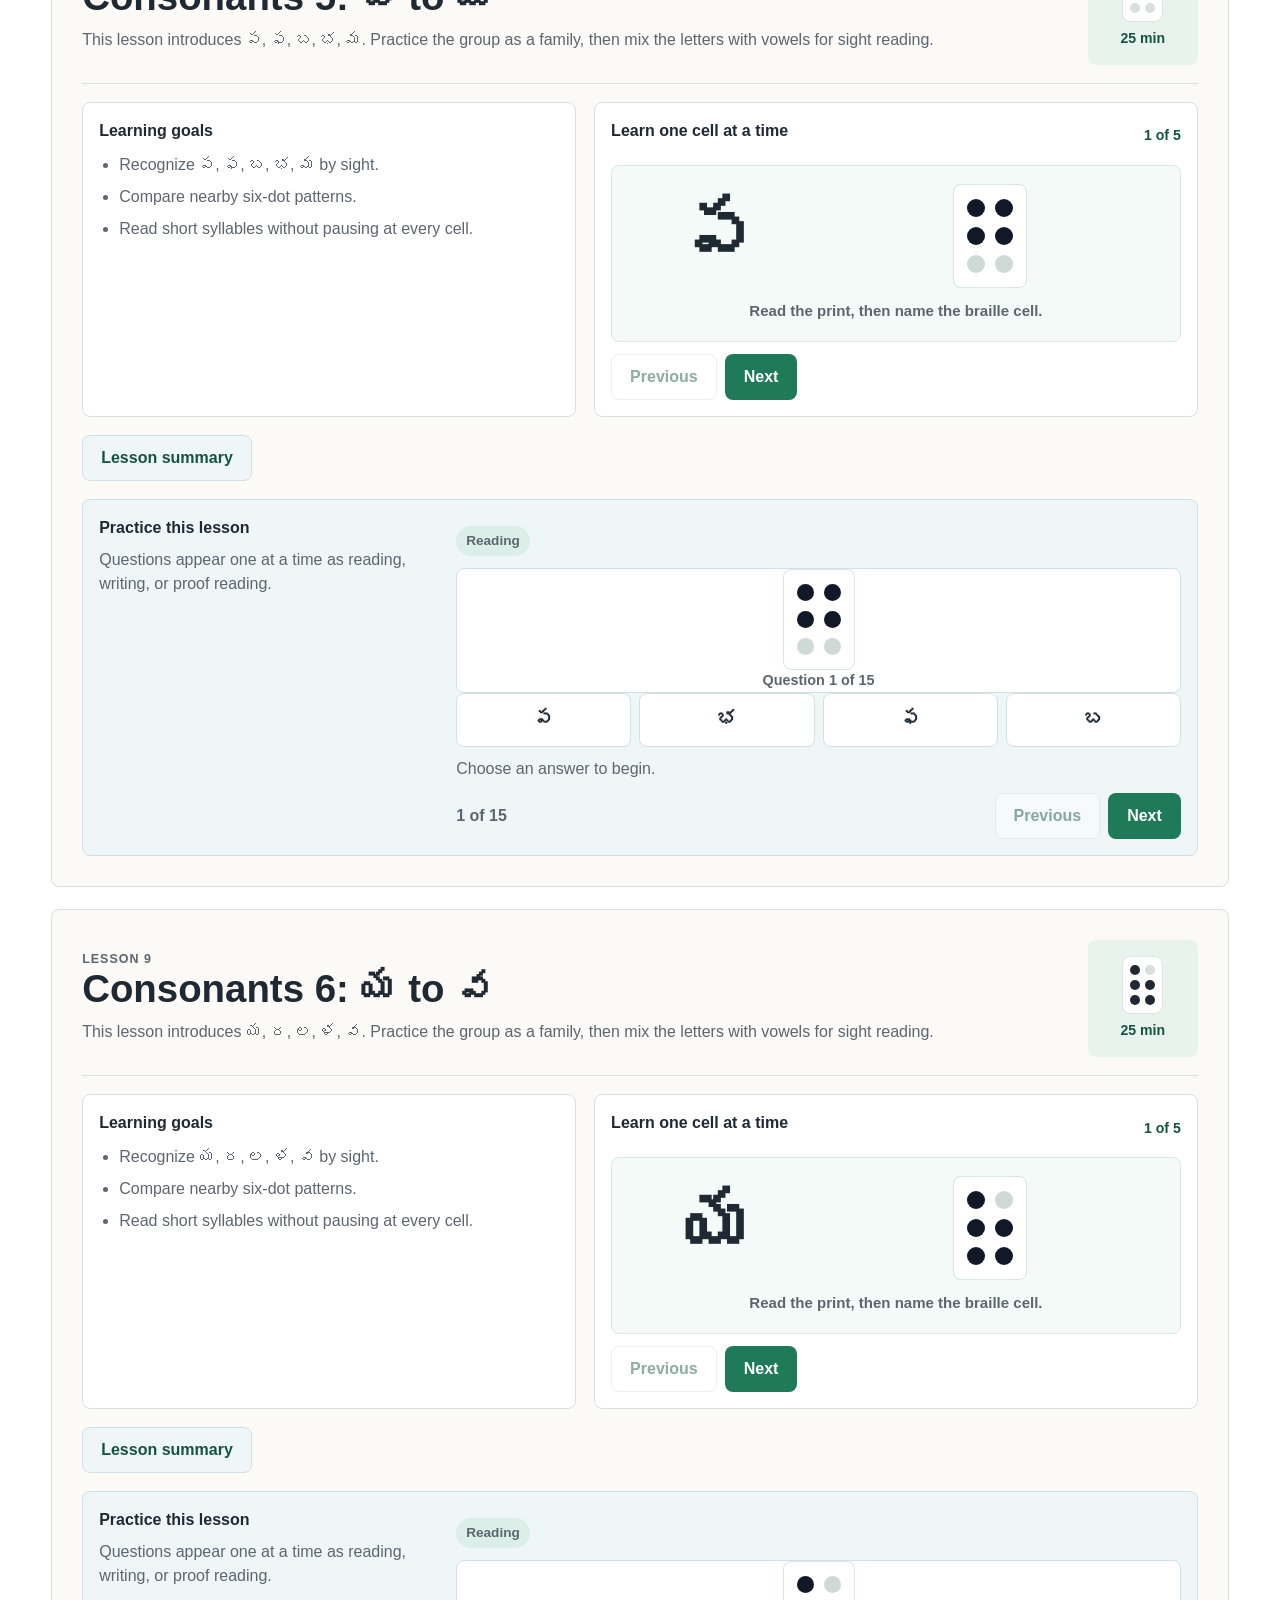
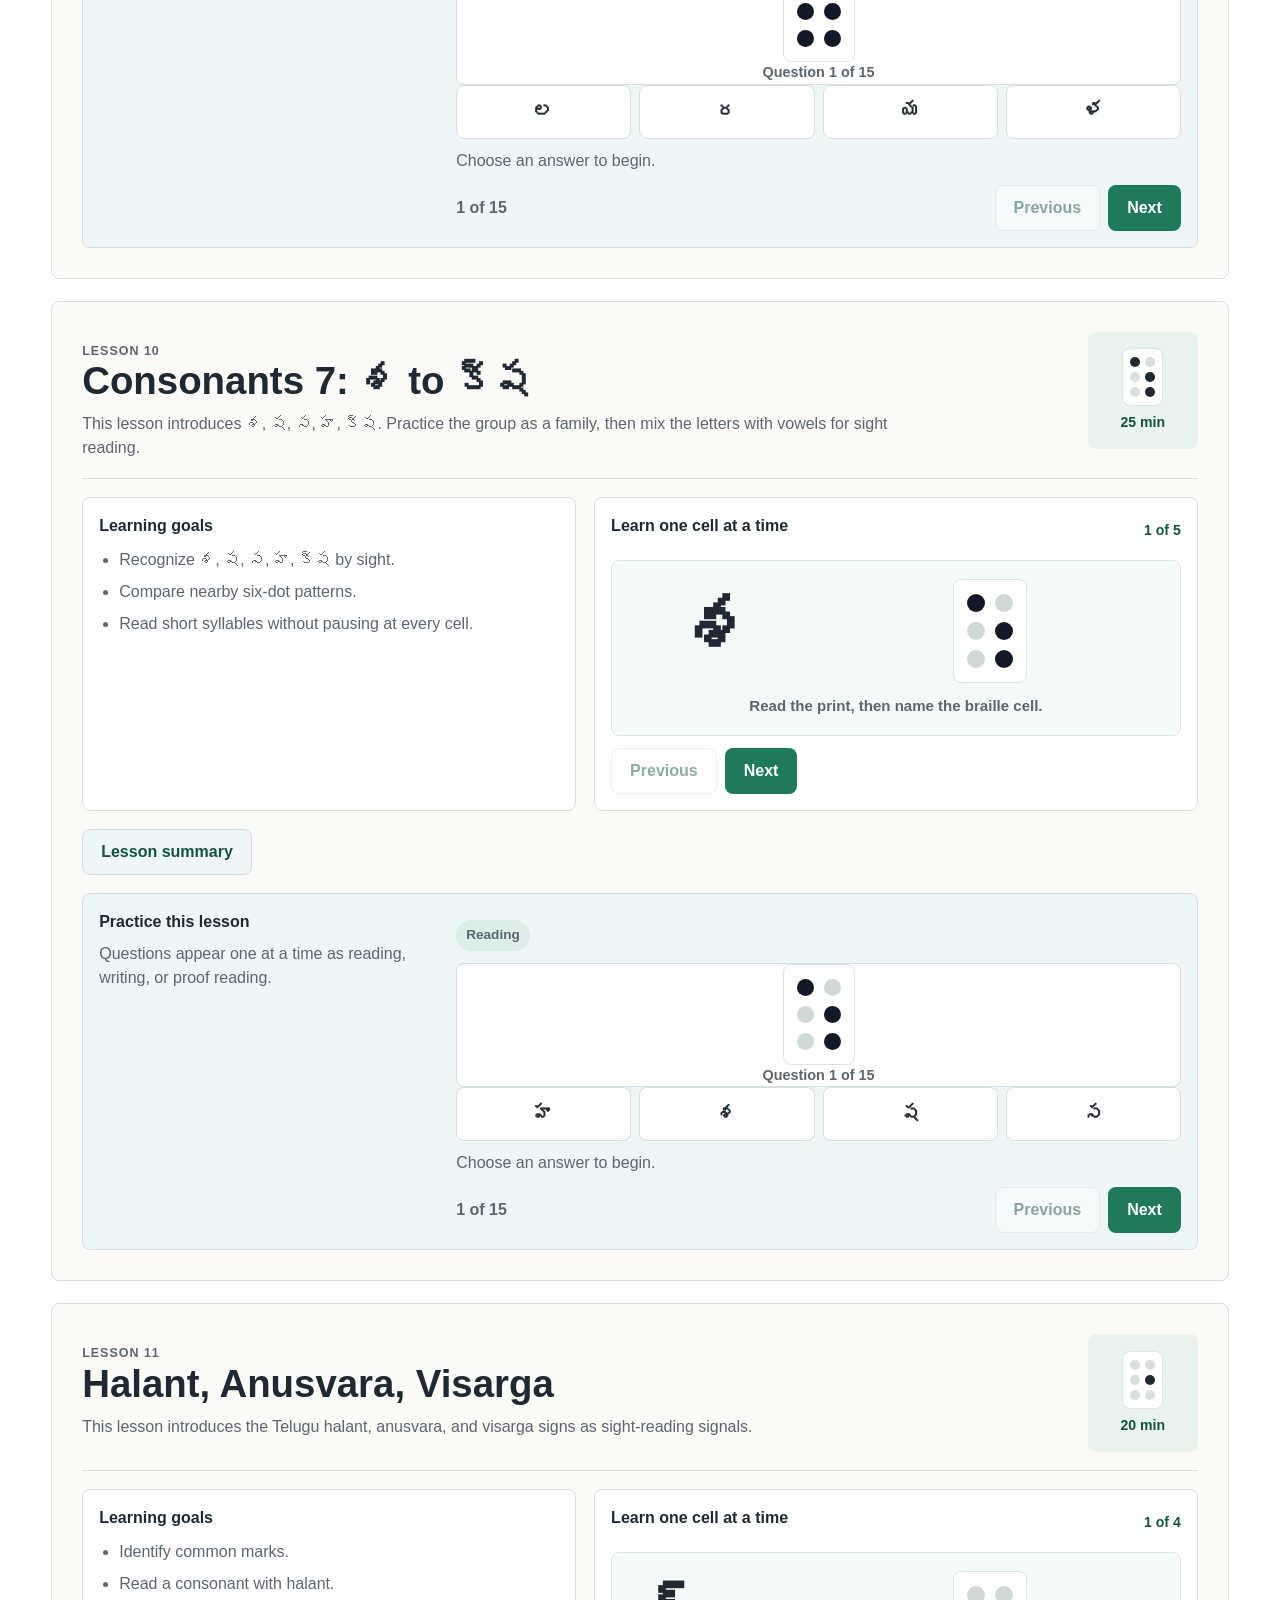
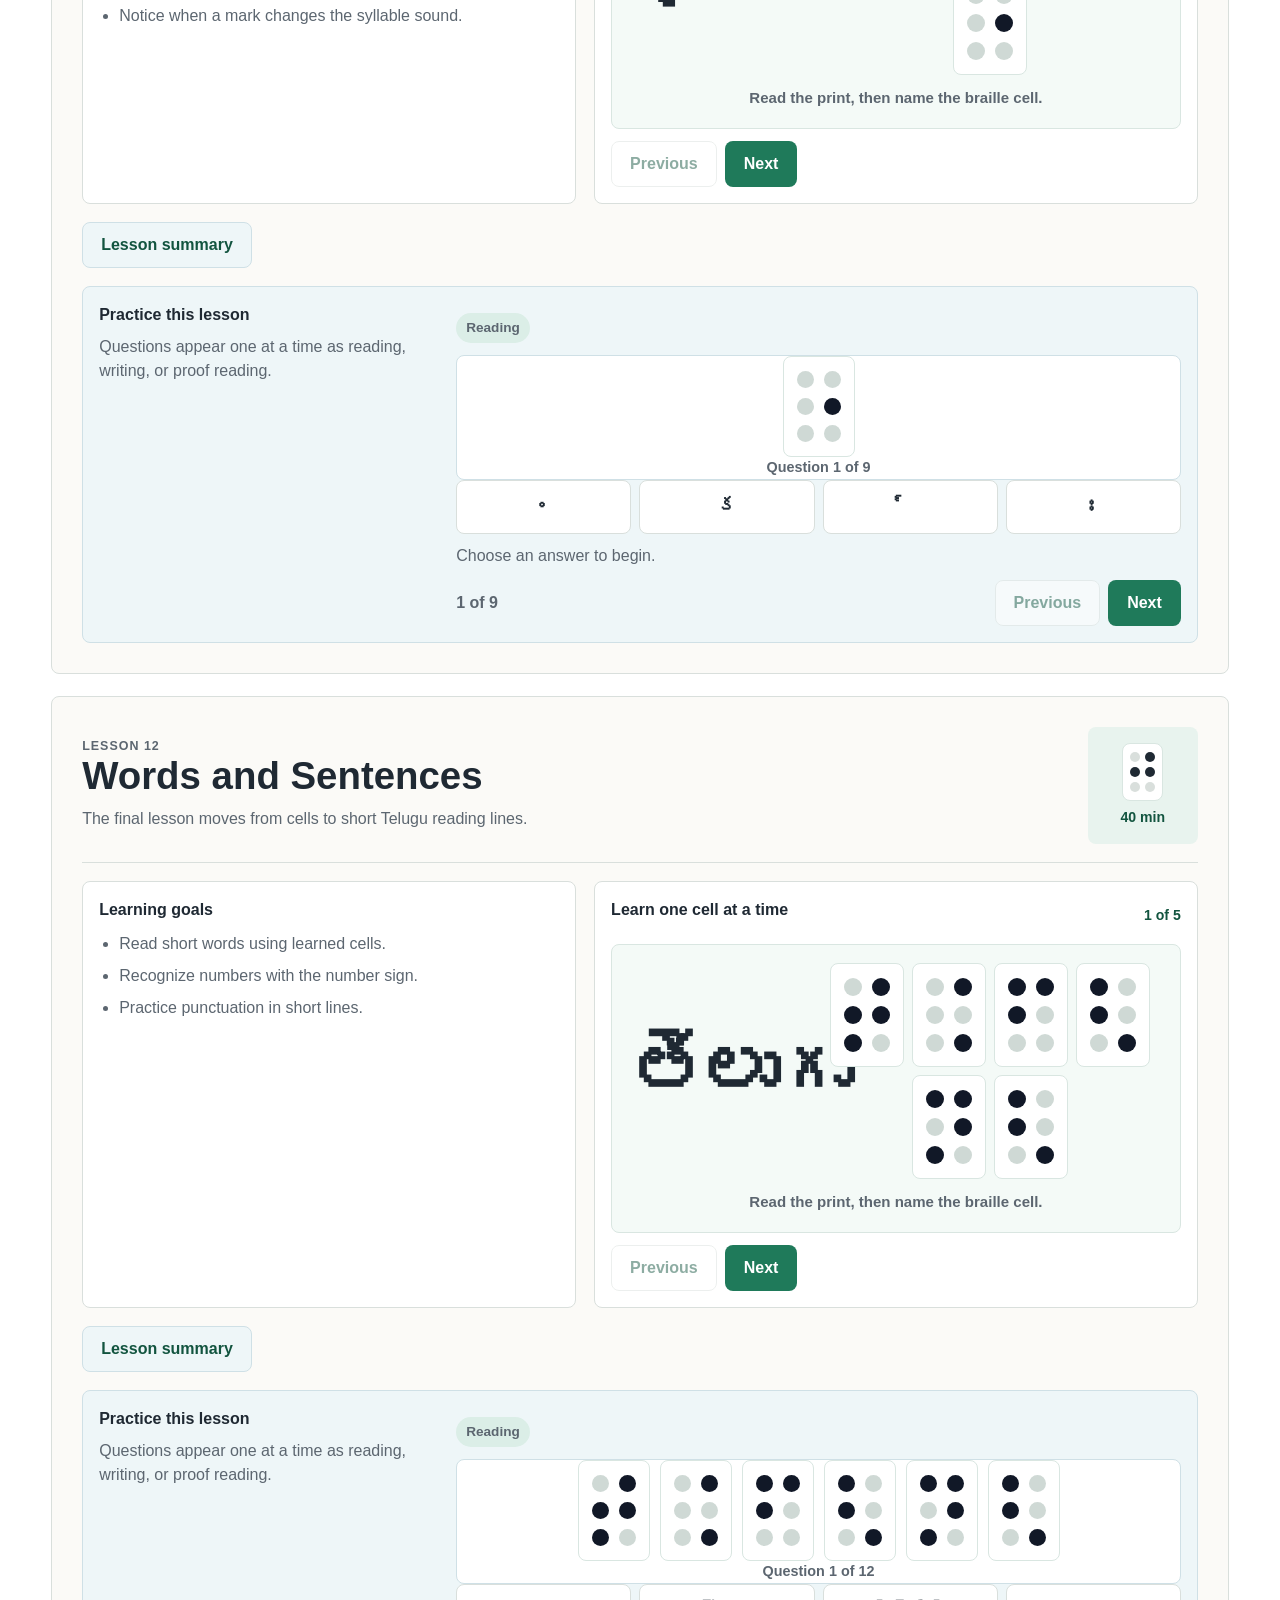
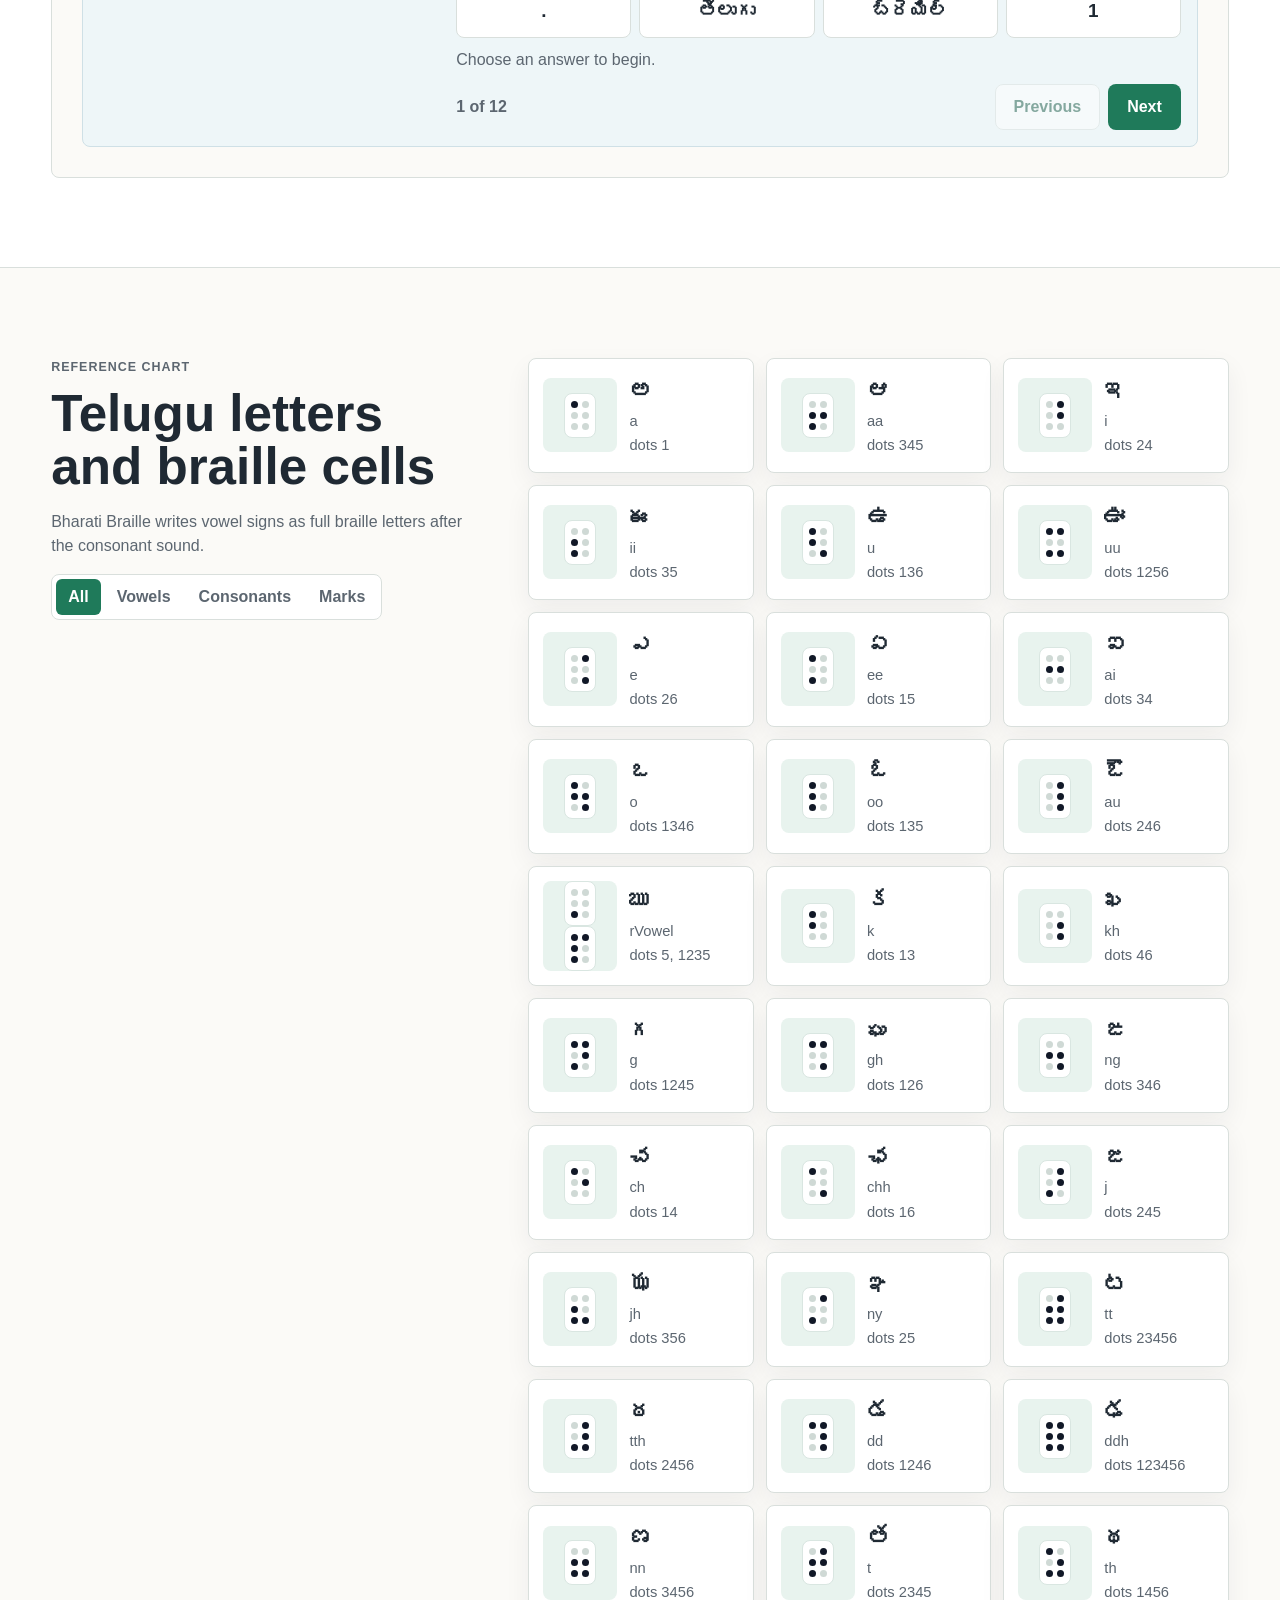
<file: telugu.html>
<!doctype html><html lang="en"><head><meta charset="utf-8"><meta name="viewport" content="width=device-width, initial-scale=1"><title>Telugu Braille by Sight</title><link rel="stylesheet" href="style.css"></head><body data-course="telugu"><header class="site-header"><a class="brand" href="index.html"><span class="brand-mark" data-braille-render="⠞" aria-hidden="true"></span><span id="brandName">Telugu Braille by Sight</span></a><nav aria-label="Primary"><a href="index.html#languages">All languages</a><a href="#lessons">Lessons</a><a href="#chart">Chart</a><a href="#sandbox">Sandbox</a></nav></header><main id="top"><section class="hero" aria-labelledby="hero-title"><div class="hero-art" aria-hidden="true"><div class="braille-ribbon" data-braille-render="⠞ ⠑ ⠇ ⠥ ⠛ ⠥"></div></div><div class="hero-copy"><p class="eyebrow" id="courseEyebrow">Bharati Braille starter course</p><h1 id="hero-title">Learn Telugu Braille by seeing</h1><p id="heroCopy"></p></div></section><section class="intro band" aria-labelledby="path-title"><div><h2 id="path-title">Suggested path</h2><p id="pathCopy"></p></div><div class="stats" aria-label="Course summary"><span><strong>8</strong> lessons</span><span><strong>6-dot</strong> cells</span><span><strong>Grade 1</strong> starter</span></div></section><section id="series" class="section"><div class="section-heading"><p class="eyebrow">Lesson series</p><h2>Build recognition in small lessons</h2></div><div class="lesson-grid" id="lessonGrid"></div></section><section id="lessons" class="section lesson-detail-section"><div class="section-heading"><p class="eyebrow">Full lessons</p><h2>Lessons</h2><p id="lessonCopy"></p></div><div class="lesson-detail-list" id="lessonDetails"></div></section><div class="modal-backdrop" id="summaryModal" hidden><section class="summary-modal" role="dialog" aria-modal="true" aria-labelledby="summaryTitle"><div class="summary-modal-header"><div><p class="eyebrow">Lesson summary</p><h2 id="summaryTitle">Lesson summary</h2></div><button class="icon-button" type="button" id="closeSummary" aria-label="Close lesson summary">×</button></div><div class="summary-modal-body" id="summaryBody"></div></section></div><section id="chart" class="section split"><div class="section-heading sticky-copy"><p class="eyebrow">Reference chart</p><h2 id="chartTitle">Telugu letters and braille cells</h2><p id="chartCopy"></p><div class="segmented" role="tablist" aria-label="Chart groups"><button class="active" type="button" data-chart-filter="all">All</button><button type="button" data-chart-filter="vowel">Vowels</button><button type="button" data-chart-filter="consonant">Consonants</button><button type="button" data-chart-filter="mark">Marks</button></div></div><div class="chart-panel"><div class="chart-grid" id="chartGrid"></div></div></section><section id="sandbox" class="section split reverse"><div class="sandbox-tool"><label for="kannadaInput" id="sandboxLabel">Telugu print</label><textarea id="kannadaInput" rows="6"></textarea><div class="sandbox-output" aria-label="Braille output"><span id="brailleOutput"></span></div></div><div class="section-heading sticky-copy"><p class="eyebrow">Sandbox</p><h2>Explore print-to-braille order</h2><p id="sandboxCopy"></p></div></section></main><footer class="site-footer"><span id="footerName">Telugu Braille by Sight</span><a href="#top">Back to top</a></footer><script src="multi-course.js?v=practice-20260617"></script></body></html>
</file>
<file: style.css>
:root {
  color-scheme: light;
  --ink: #1f2933;
  --muted: #5c6670;
  --paper: #fbfaf7;
  --surface: #ffffff;
  --line: #d9dfdc;
  --green: #1f7a5a;
  --green-deep: #12543f;
  --gold: #c58b21;
  --rose: #b34a5a;
  --sky: #377d9f;
  --shadow: 0 18px 40px rgba(31, 41, 51, 0.12);
}

* {
  box-sizing: border-box;
}

html {
  scroll-behavior: smooth;
}

body {
  margin: 0;
  background: var(--paper);
  color: var(--ink);
  font-family: "Nirmala UI", "Segoe UI", Arial, sans-serif;
  line-height: 1.5;
}

a {
  color: inherit;
}

button,
textarea {
  font: inherit;
}

.site-header {
  position: sticky;
  top: 0;
  z-index: 10;
  display: flex;
  align-items: center;
  justify-content: space-between;
  gap: 24px;
  min-height: 72px;
  padding: 14px clamp(18px, 4vw, 56px);
  background: rgba(251, 250, 247, 0.92);
  border-bottom: 1px solid var(--line);
  backdrop-filter: blur(12px);
}

.brand {
  display: inline-flex;
  align-items: center;
  gap: 10px;
  font-weight: 800;
  text-decoration: none;
}

.brand-mark {
  display: grid;
  place-items: center;
  width: 38px;
  height: 38px;
  border-radius: 8px;
  background: var(--green);
  color: #fff;
  --braille-dot-size: 5px;
  --braille-cell-gap: 3px;
}

.visual-braille-cell {
  display: inline-grid;
  grid-template-columns: repeat(2, var(--braille-dot-size, 10px));
  grid-template-rows: repeat(3, var(--braille-dot-size, 10px));
  gap: var(--braille-cell-gap, 5px);
  align-items: center;
  justify-content: center;
  width: calc((var(--braille-dot-size, 10px) * 2) + var(--braille-cell-gap, 5px) + (var(--braille-cell-pad, 8px) * 2));
  min-width: calc((var(--braille-dot-size, 10px) * 2) + var(--braille-cell-gap, 5px) + (var(--braille-cell-pad, 8px) * 2));
  padding: var(--braille-cell-pad, 8px);
  border: 1px solid var(--braille-cell-border, #d9e6e1);
  border-radius: 8px;
  background: var(--braille-cell-bg, #fff);
  vertical-align: middle;
}

.visual-braille-dot {
  width: var(--braille-dot-size, 10px);
  height: var(--braille-dot-size, 10px);
  border-radius: 50%;
  background: var(--braille-dot-off, #d9dfdc);
}

.visual-braille-dot.active {
  background: var(--braille-dot-on, #1f2933);
}

.visual-braille-space {
  display: inline-block;
  width: var(--braille-space-width, 14px);
}

.visual-braille-text {
  display: inline-block;
  margin-inline: 2px;
  color: currentColor;
  font-family: "Nirmala UI", "Segoe UI", Arial, sans-serif;
}

nav {
  display: flex;
  align-items: center;
  flex-wrap: wrap;
  justify-content: flex-end;
  gap: 8px;
}

.language-toggle {
  display: inline-flex;
  gap: 4px;
  padding: 4px;
  border: 1px solid var(--line);
  border-radius: 8px;
  background: #fff;
}

.language-toggle button {
  min-height: 34px;
  padding: 0 10px;
  border: 0;
  border-radius: 6px;
  background: transparent;
  color: var(--muted);
  font-weight: 850;
  cursor: pointer;
}

.language-toggle button.active {
  background: var(--green);
  color: #fff;
}

nav a {
  padding: 9px 12px;
  border-radius: 8px;
  color: var(--muted);
  font-weight: 700;
  text-decoration: none;
}

nav a:hover,
nav a:focus-visible {
  background: #e8f3ee;
  color: var(--green-deep);
}

.hero {
  position: relative;
  display: grid;
  grid-template-columns: minmax(280px, 0.95fr) minmax(320px, 1.05fr);
  align-items: center;
  min-height: calc(100vh - 72px);
  padding: clamp(34px, 6vw, 76px);
  overflow: hidden;
  background:
    linear-gradient(90deg, rgba(18, 84, 63, 0.9), rgba(31, 122, 90, 0.72)),
    radial-gradient(circle at 15% 20%, rgba(255, 255, 255, 0.18), transparent 28%),
    #1d604b;
  color: #fff;
}

.hero-copy {
  position: relative;
  max-width: 720px;
}

.hero h1 {
  max-width: 760px;
  margin: 0;
  font-size: clamp(2.6rem, 7vw, 6rem);
  line-height: 0.96;
  letter-spacing: 0;
}

.hero p {
  max-width: 640px;
  color: rgba(255, 255, 255, 0.88);
  font-size: 1.15rem;
}

.eyebrow {
  margin: 0 0 10px;
  color: var(--gold);
  font-size: 0.78rem;
  font-weight: 900;
  letter-spacing: 0.08em;
  text-transform: uppercase;
}

.hero .eyebrow {
  color: #ffd889;
}

.hero-actions {
  display: flex;
  flex-wrap: wrap;
  gap: 12px;
  margin-top: 28px;
}

.button {
  display: inline-flex;
  align-items: center;
  justify-content: center;
  min-height: 46px;
  padding: 0 18px;
  border: 1px solid transparent;
  border-radius: 8px;
  font-weight: 850;
  text-decoration: none;
  cursor: pointer;
}

.button.primary {
  background: var(--green);
  color: #fff;
}

.hero .button.primary {
  background: #fff;
  color: var(--green-deep);
}

.button.secondary {
  border-color: rgba(255, 255, 255, 0.56);
  color: #fff;
}

.button.secondary.dark-text {
  border-color: var(--line);
  color: var(--green-deep);
  background: #fff;
}

.button:disabled {
  cursor: not-allowed;
  opacity: 0.48;
}

.hero-art {
  position: relative;
  min-height: 440px;
}

.landing-hero {
  display: grid;
  grid-template-columns: minmax(320px, 0.58fr) minmax(260px, 0.42fr);
  gap: clamp(24px, 5vw, 70px);
  align-items: center;
  min-height: calc(82vh - 72px);
  padding: clamp(42px, 7vw, 88px) clamp(18px, 4vw, 56px);
  background: #1d604b;
  color: #fff;
}

.landing-hero-copy {
  max-width: 820px;
}

.landing-hero h1 {
  margin: 0;
  font-size: clamp(2.8rem, 7vw, 6.6rem);
  line-height: 0.96;
  letter-spacing: 0;
}

.landing-hero p {
  max-width: 680px;
  color: rgba(255, 255, 255, 0.88);
  font-size: 1.15rem;
}

.landing-braille {
  display: flex;
  flex-wrap: wrap;
  gap: 12px;
  align-content: center;
  justify-content: center;
  min-height: 280px;
  padding: 24px;
  border: 1px solid rgba(255, 255, 255, 0.2);
  border-radius: 8px;
  background: rgba(255, 255, 255, 0.1);
  --braille-dot-size: clamp(9px, 1.7vw, 15px);
  --braille-cell-gap: clamp(5px, 0.8vw, 9px);
  --braille-cell-pad: clamp(9px, 1.2vw, 14px);
  --braille-cell-bg: rgba(255, 255, 255, 0.92);
  --braille-dot-off: #b9c4bf;
  --braille-dot-on: #101820;
}

.landing-section {
  background: #fff;
}

.language-grid {
  display: grid;
  grid-template-columns: repeat(3, minmax(0, 1fr));
  gap: 16px;
}

.language-card {
  display: grid;
  gap: 8px;
  min-height: 150px;
  align-content: center;
  padding: 22px;
  border: 1px solid var(--line);
  border-radius: 8px;
  background: #fbfaf7;
  color: var(--ink);
  text-decoration: none;
  box-shadow: 0 10px 26px rgba(31, 41, 51, 0.06);
}

.language-card:hover,
.language-card:focus-visible {
  border-color: var(--green);
  background: #edf6f2;
}

.language-card strong {
  font-size: clamp(1.8rem, 4vw, 3rem);
  line-height: 1;
}

.language-card span {
  color: var(--muted);
  font-weight: 850;
}

.braille-ribbon {
  position: absolute;
  top: 9%;
  left: 0;
  display: flex;
  flex-wrap: wrap;
  gap: 10px;
  width: min(520px, 90%);
  padding: 24px;
  border: 1px solid rgba(255, 255, 255, 0.2);
  background: rgba(255, 255, 255, 0.1);
  box-shadow: var(--shadow);
  --braille-dot-size: clamp(8px, 1.8vw, 16px);
  --braille-cell-gap: clamp(5px, 0.8vw, 9px);
  --braille-cell-pad: clamp(8px, 1.2vw, 14px);
  --braille-cell-bg: rgba(255, 255, 255, 0.9);
  --braille-dot-off: #b9c4bf;
  --braille-dot-on: #101820;
  --braille-space-width: 2px;
}

.cell-cloud {
  position: absolute;
  right: 4%;
  bottom: 6%;
  display: grid;
  grid-template-columns: repeat(3, 1fr);
  gap: 14px;
}

.cell-cloud span {
  display: grid;
  place-items: center;
  width: clamp(68px, 11vw, 128px);
  aspect-ratio: 1;
  border: 1px solid rgba(255, 255, 255, 0.22);
  border-radius: 8px;
  background: rgba(255, 255, 255, 0.13);
  --braille-dot-size: clamp(7px, 1.5vw, 14px);
  --braille-cell-gap: clamp(4px, 0.7vw, 8px);
  --braille-cell-pad: clamp(7px, 1vw, 12px);
  --braille-cell-bg: rgba(255, 255, 255, 0.92);
  --braille-dot-off: #b9c4bf;
  --braille-dot-on: #101820;
}

.band,
.section {
  padding: clamp(42px, 7vw, 90px) clamp(18px, 4vw, 56px);
}

.intro {
  display: flex;
  align-items: center;
  justify-content: space-between;
  gap: 28px;
  background: #fff;
  border-bottom: 1px solid var(--line);
}

.intro h2,
.section h2 {
  margin: 0;
  font-size: clamp(2rem, 4vw, 3.5rem);
  line-height: 1.05;
  letter-spacing: 0;
}

.intro p,
.section-heading p {
  max-width: 680px;
  color: var(--muted);
}

.stats {
  display: grid;
  grid-template-columns: repeat(3, minmax(110px, 1fr));
  gap: 12px;
  min-width: min(520px, 100%);
}

.stats span {
  display: grid;
  gap: 2px;
  padding: 18px;
  border-left: 4px solid var(--green);
  background: #edf6f2;
}

.stats strong {
  font-size: 1.5rem;
}

.section-heading {
  margin-bottom: 28px;
}

.lesson-grid {
  display: grid;
  grid-template-columns: repeat(4, minmax(0, 1fr));
  gap: 16px;
}

.lesson-card,
.chart-card,
.sandbox-tool,
.note-grid article {
  border: 1px solid var(--line);
  border-radius: 8px;
  background: var(--surface);
  box-shadow: 0 10px 26px rgba(31, 41, 51, 0.06);
}

.lesson-card {
  display: grid;
  min-height: 250px;
  padding: 18px;
}

.lesson-icon {
  align-self: start;
  color: var(--green);
  font-family: "Segoe UI Symbol", "Nirmala UI", sans-serif;
  font-size: 3.2rem;
  line-height: 1;
}

.lesson-card h3 {
  margin: 18px 0 8px;
  font-size: 1.18rem;
}

.lesson-card p {
  margin: 0;
  color: var(--muted);
}

.lesson-card a {
  color: var(--green-deep);
  text-decoration: none;
}

.lesson-card a:hover,
.lesson-card a:focus-visible {
  text-decoration: underline;
}

.lesson-meta {
  align-self: end;
  display: flex;
  justify-content: space-between;
  gap: 12px;
  margin-top: 18px;
  color: var(--green-deep);
  font-size: 0.88rem;
  font-weight: 800;
}

.lesson-detail-section {
  background: #fff;
  border-block: 1px solid var(--line);
}

.lesson-detail-list {
  display: grid;
  gap: 22px;
}

.lesson-detail {
  padding: clamp(18px, 3vw, 30px);
  border: 1px solid var(--line);
  border-radius: 8px;
  background: #fbfaf7;
}

.lesson-detail-header {
  display: grid;
  grid-template-columns: minmax(0, 1fr) auto;
  gap: 20px;
  align-items: start;
  padding-bottom: 18px;
  border-bottom: 1px solid var(--line);
}

.lesson-detail h3 {
  margin: 0;
  font-size: clamp(1.7rem, 3vw, 2.6rem);
  line-height: 1.08;
  letter-spacing: 0;
}

.lesson-detail h4 {
  margin: 0 0 10px;
  font-size: 1rem;
}

.lesson-detail p {
  max-width: 860px;
  margin: 10px 0 0;
  color: var(--muted);
}

.lesson-badge {
  display: grid;
  justify-items: center;
  gap: 6px;
  min-width: 110px;
  padding: 16px;
  border-radius: 8px;
  background: #e8f3ee;
  color: var(--green-deep);
}

.lesson-badge span {
  font-family: "Segoe UI Symbol", "Nirmala UI", sans-serif;
  font-size: 3.2rem;
  line-height: 1;
}

.lesson-badge strong {
  font-size: 0.88rem;
}

.lesson-two-column {
  display: grid;
  grid-template-columns: minmax(260px, 0.45fr) minmax(0, 0.55fr);
  gap: 18px;
  margin-top: 18px;
}

.lesson-two-column section,
.practice-set {
  padding: 16px;
  border: 1px solid var(--line);
  border-radius: 8px;
  background: #fff;
}

.objective-list {
  display: grid;
  gap: 8px;
  margin: 0;
  padding-left: 20px;
  color: var(--muted);
}

.cell-stepper {
  display: grid;
  gap: 12px;
}

.cell-stepper-heading {
  display: flex;
  align-items: center;
  justify-content: space-between;
  gap: 12px;
}

.cell-step-count {
  color: var(--green-deep);
  font-size: 0.88rem;
  font-weight: 900;
}

.cell-step-card {
  display: grid;
  grid-template-columns: minmax(100px, 0.34fr) minmax(0, 0.66fr);
  gap: 12px;
  align-items: center;
  min-height: 170px;
  padding: 18px;
  border: 1px solid #d9e6e1;
  border-radius: 8px;
  background: #f4faf7;
}

.cell-step-print {
  font-size: clamp(2.4rem, 7vw, 4.6rem);
  font-weight: 900;
  line-height: 1;
  text-align: center;
}

.cell-step-braille {
  display: flex;
  flex-wrap: wrap;
  justify-content: center;
  gap: 8px;
  color: var(--green-deep);
  text-align: center;
  overflow-wrap: anywhere;
  --braille-dot-size: clamp(11px, 2.4vw, 18px);
  --braille-cell-gap: clamp(6px, 1vw, 10px);
  --braille-cell-pad: clamp(9px, 1.4vw, 14px);
  --braille-cell-bg: #fff;
  --braille-dot-off: #cfd9d5;
  --braille-dot-on: #111827;
}

.cell-step-note {
  grid-column: 1 / -1;
  color: var(--muted);
  font-size: 0.94rem;
  font-weight: 800;
  text-align: center;
}

.step-controls {
  display: flex;
  flex-wrap: wrap;
  gap: 8px;
}

.summary-button {
  margin-top: 18px;
  border-color: #cfe0e6;
  background: #eef6f8;
  color: var(--green-deep);
}

.focus-cell-list,
.drill-list {
  display: flex;
  flex-wrap: wrap;
  gap: 8px;
}

.focus-cell-list span,
.drill-chip {
  display: inline-grid;
  grid-template-columns: auto auto;
  align-items: center;
  gap: 8px;
  min-height: 44px;
  padding: 7px 10px;
  border: 1px solid #d9e6e1;
  border-radius: 8px;
  background: #f4faf7;
}

.focus-cell-list strong,
.drill-chip strong {
  font-size: 1.1rem;
}

.focus-cell-list em,
.drill-chip em {
  color: var(--green-deep);
  font-style: normal;
  line-height: 1;
  --braille-dot-size: 5px;
  --braille-cell-gap: 3px;
  --braille-cell-pad: 5px;
  --braille-dot-off: #cfd9d5;
  --braille-dot-on: #111827;
}

.practice-set-grid {
  display: grid;
  grid-template-columns: repeat(2, minmax(0, 1fr));
  gap: 14px;
  margin-top: 18px;
}

.practice-set p {
  margin: 0 0 12px;
  font-size: 0.94rem;
}

.modal-backdrop[hidden] {
  display: none;
}

.modal-backdrop {
  position: fixed;
  inset: 0;
  z-index: 30;
  display: grid;
  place-items: center;
  padding: clamp(14px, 3vw, 34px);
  background: rgba(31, 41, 51, 0.58);
}

.summary-modal {
  display: grid;
  grid-template-rows: auto minmax(0, 1fr);
  width: min(1060px, 100%);
  max-height: min(88vh, 900px);
  border-radius: 8px;
  background: #fff;
  box-shadow: var(--shadow);
  overflow: hidden;
}

.summary-modal-header {
  display: flex;
  align-items: center;
  justify-content: space-between;
  gap: 18px;
  padding: 18px clamp(18px, 3vw, 28px);
  border-bottom: 1px solid var(--line);
}

.summary-modal-header h2 {
  margin: 0;
  font-size: clamp(1.5rem, 3vw, 2.4rem);
  line-height: 1.08;
}

.icon-button {
  display: grid;
  place-items: center;
  width: 42px;
  height: 42px;
  border: 1px solid var(--line);
  border-radius: 8px;
  background: #fff;
  color: var(--ink);
  font-size: 1.8rem;
  line-height: 1;
  cursor: pointer;
}

.summary-modal-body {
  display: grid;
  gap: 20px;
  padding: clamp(18px, 3vw, 28px);
  overflow: auto;
}

.summary-modal-body h3 {
  margin: 0 0 12px;
}

.section-quiz {
  display: grid;
  grid-template-columns: minmax(230px, 0.32fr) minmax(0, 0.68fr);
  gap: 16px;
  margin-top: 18px;
  padding: 16px;
  border: 1px solid #cfe0e6;
  border-radius: 8px;
  background: #eef6f8;
}

.section-quiz-copy h4 {
  margin: 0 0 8px;
}

.section-quiz-copy p {
  margin: 0;
}

.section-quiz-panel {
  display: grid;
  gap: 12px;
}

.practice-category-grid {
  display: grid;
  grid-template-columns: repeat(3, minmax(0, 1fr));
  gap: 12px;
}

.practice-category {
  display: grid;
  align-content: start;
  gap: 10px;
  min-width: 0;
  padding: 12px;
  border: 1px solid #cfe0e6;
  border-radius: 8px;
  background: #fff;
}

.practice-category h5 {
  margin: 0;
  font-size: 0.95rem;
  color: var(--ink);
}

.practice-type-label {
  margin: 0;
  width: fit-content;
  padding: 5px 10px;
  border-radius: 999px;
  background: #dbeee7;
  color: var(--green);
  font-size: 0.85rem;
  font-weight: 900;
}

.practice-prompt,
.writing-feedback,
.proof-feedback {
  margin: 0;
  color: var(--muted);
  font-weight: 800;
}

.section-quiz-prompt {
  display: grid;
  place-items: center;
  min-height: 120px;
  border: 1px solid #cfe0e6;
  border-radius: 8px;
  background: #fff;
}

.section-quiz-braille {
  display: flex;
  flex-wrap: wrap;
  justify-content: center;
  gap: 10px;
  color: var(--sky);
  overflow-wrap: anywhere;
  text-align: center;
  --braille-dot-size: clamp(10px, 2vw, 17px);
  --braille-cell-gap: clamp(6px, 1vw, 10px);
  --braille-cell-pad: clamp(9px, 1.4vw, 14px);
  --braille-cell-bg: #fff;
  --braille-dot-off: #cfd9d5;
  --braille-dot-on: #111827;
}

.section-quiz-help {
  color: var(--muted);
  font-size: 0.9rem;
  font-weight: 800;
}

.section-quiz-choices {
  display: grid;
  grid-template-columns: repeat(4, minmax(0, 1fr));
  gap: 8px;
}

.section-quiz-choices button {
  min-height: 54px;
  padding: 8px;
  border: 1px solid var(--line);
  border-radius: 8px;
  background: #fff;
  color: var(--ink);
  font-size: 1.18rem;
  font-weight: 850;
  cursor: pointer;
  overflow-wrap: anywhere;
}

.section-quiz-choices button.correct {
  border-color: var(--green);
  background: #e8f3ee;
}

.section-quiz-choices button.incorrect {
  border-color: var(--rose);
  background: #fbecf0;
}

.writing-cells,
.proof-cells {
  display: flex;
  flex-wrap: wrap;
  gap: 8px;
  align-items: center;
}

.writing-cell {
  display: grid;
  grid-template-columns: repeat(2, 26px);
  grid-template-rows: repeat(3, 26px);
  gap: 5px;
  padding: 8px;
  border: 1px solid var(--line);
  border-radius: 8px;
  background: #f8fbfa;
}

.writing-dot {
  width: 26px;
  height: 26px;
  border: 1px solid #aab8b2;
  border-radius: 50%;
  background: #d9dfdc;
  color: #29363d;
  font-size: 0.72rem;
  font-weight: 900;
  cursor: pointer;
}

.writing-dot.active {
  background: #111827;
  color: #fff;
}

.proof-cell {
  padding: 6px;
  border: 1px solid var(--line);
  border-radius: 8px;
  background: #fff;
  cursor: pointer;
}

.proof-cell.correct {
  border-color: var(--green);
  background: #e8f3ee;
}

.proof-cell.incorrect {
  border-color: var(--rose);
  background: #fbecf0;
}

.proof-dot-choices {
  display: flex;
  flex-wrap: wrap;
  gap: 8px;
}

.proof-dot-choices label {
  display: inline-flex;
  align-items: center;
  gap: 5px;
  min-height: 34px;
  padding: 5px 9px;
  border: 1px solid var(--line);
  border-radius: 8px;
  background: #fff;
  font-weight: 850;
}

.section-quiz-footer {
  display: flex;
  align-items: center;
  justify-content: space-between;
  gap: 12px;
}

.section-quiz-footer p {
  margin: 0;
  color: var(--muted);
  font-weight: 800;
}

.split {
  display: grid;
  grid-template-columns: minmax(260px, 0.38fr) minmax(0, 0.62fr);
  gap: clamp(22px, 4vw, 48px);
  align-items: start;
}

.reverse {
  grid-template-columns: minmax(0, 0.62fr) minmax(260px, 0.38fr);
}

.sticky-copy {
  position: sticky;
  top: 104px;
}

.segmented {
  display: inline-flex;
  flex-wrap: wrap;
  gap: 4px;
  padding: 4px;
  border: 1px solid var(--line);
  border-radius: 8px;
  background: #fff;
}

.segmented button {
  min-height: 36px;
  padding: 0 12px;
  border: 0;
  border-radius: 6px;
  background: transparent;
  color: var(--muted);
  font-weight: 800;
  cursor: pointer;
}

.segmented button.active {
  background: var(--green);
  color: #fff;
}

.chart-grid {
  display: grid;
  grid-template-columns: repeat(3, minmax(0, 1fr));
  gap: 12px;
}

.chart-card {
  display: grid;
  grid-template-columns: auto 1fr;
  gap: 12px;
  align-items: center;
  min-height: 104px;
  padding: 14px;
}

.chart-braille {
  font-family: "Segoe UI Symbol", "Nirmala UI", sans-serif;
}

.chart-braille {
  display: grid;
  place-items: center;
  width: 74px;
  min-height: 74px;
  border-radius: 8px;
  background: #e8f3ee;
  color: var(--green-deep);
  --braille-dot-size: 7px;
  --braille-cell-gap: 4px;
  --braille-cell-pad: 7px;
  --braille-cell-bg: #fff;
  --braille-dot-off: #cfd9d5;
  --braille-dot-on: #111827;
}

.chart-card h3 {
  margin: 0;
  font-size: 1.45rem;
}

.chart-card p {
  margin: 2px 0;
  color: var(--muted);
  font-size: 0.92rem;
}

.sandbox-tool {
  padding: clamp(18px, 3vw, 28px);
}

.sandbox-tool label {
  display: block;
  margin-bottom: 8px;
  font-weight: 850;
}

textarea {
  width: 100%;
  min-height: 160px;
  resize: vertical;
  padding: 14px;
  border: 1px solid var(--line);
  border-radius: 8px;
  color: var(--ink);
  font-size: 1.15rem;
}

textarea:focus {
  outline: 3px solid rgba(31, 122, 90, 0.22);
  border-color: var(--green);
}

.sandbox-output {
  display: flex;
  flex-wrap: wrap;
  gap: 8px;
  align-items: center;
  min-height: 130px;
  margin-top: 14px;
  padding: 18px;
  border-radius: 8px;
  background: #1f2933;
  color: #fff;
  line-height: 1.35;
  overflow-wrap: anywhere;
  --braille-dot-size: clamp(7px, 1.8vw, 13px);
  --braille-cell-gap: clamp(4px, 0.8vw, 7px);
  --braille-cell-pad: clamp(7px, 1vw, 10px);
  --braille-cell-bg: #fff;
  --braille-dot-off: #cfd9d5;
  --braille-dot-on: #111827;
  --braille-space-width: 18px;
}

.notes {
  background: #fff;
}

.note-grid {
  display: grid;
  grid-template-columns: repeat(3, minmax(0, 1fr));
  gap: 16px;
  margin-top: 20px;
}

.note-grid article {
  padding: 18px;
}

.note-grid h3 {
  margin: 0 0 8px;
}

.note-grid p {
  margin: 0;
  color: var(--muted);
}

.site-footer {
  display: flex;
  justify-content: space-between;
  gap: 16px;
  padding: 24px clamp(18px, 4vw, 56px);
  background: var(--ink);
  color: #fff;
}

.site-footer a {
  font-weight: 850;
}

@media (max-width: 980px) {
  .landing-hero,
  .hero,
  .split,
  .reverse,
  .section-quiz {
    grid-template-columns: 1fr;
  }

  .practice-category-grid {
    grid-template-columns: 1fr;
  }

  .hero {
    min-height: auto;
  }

  .hero-art {
    order: 2;
    min-height: 300px;
  }

  .lesson-grid,
  .chart-grid,
  .language-grid,
  .practice-set-grid,
  .lesson-two-column,
  .section-quiz {
    grid-template-columns: repeat(2, minmax(0, 1fr));
  }

  .sticky-copy {
    position: static;
  }
}

@media (max-width: 680px) {
  .site-header {
    position: static;
    align-items: flex-start;
    flex-direction: column;
  }

  nav {
    justify-content: flex-start;
  }

  .intro,
  .site-footer {
    align-items: stretch;
    flex-direction: column;
  }

  .stats,
  .lesson-grid,
  .chart-grid,
  .language-grid,
  .practice-set-grid,
  .practice-category-grid,
  .lesson-two-column,
  .section-quiz,
  .section-quiz-choices,
  .note-grid {
    grid-template-columns: 1fr;
  }

  .section-quiz-footer {
    align-items: stretch;
    flex-direction: column;
  }

  .lesson-detail-header {
    grid-template-columns: 1fr;
  }

  .lesson-badge {
    justify-items: start;
    grid-template-columns: auto auto;
    width: 100%;
  }

  .cell-step-card {
    grid-template-columns: 1fr;
  }

  .step-controls {
    flex-direction: column;
  }

  .cell-cloud {
    right: 0;
    grid-template-columns: repeat(3, 1fr);
  }
}
</file>
